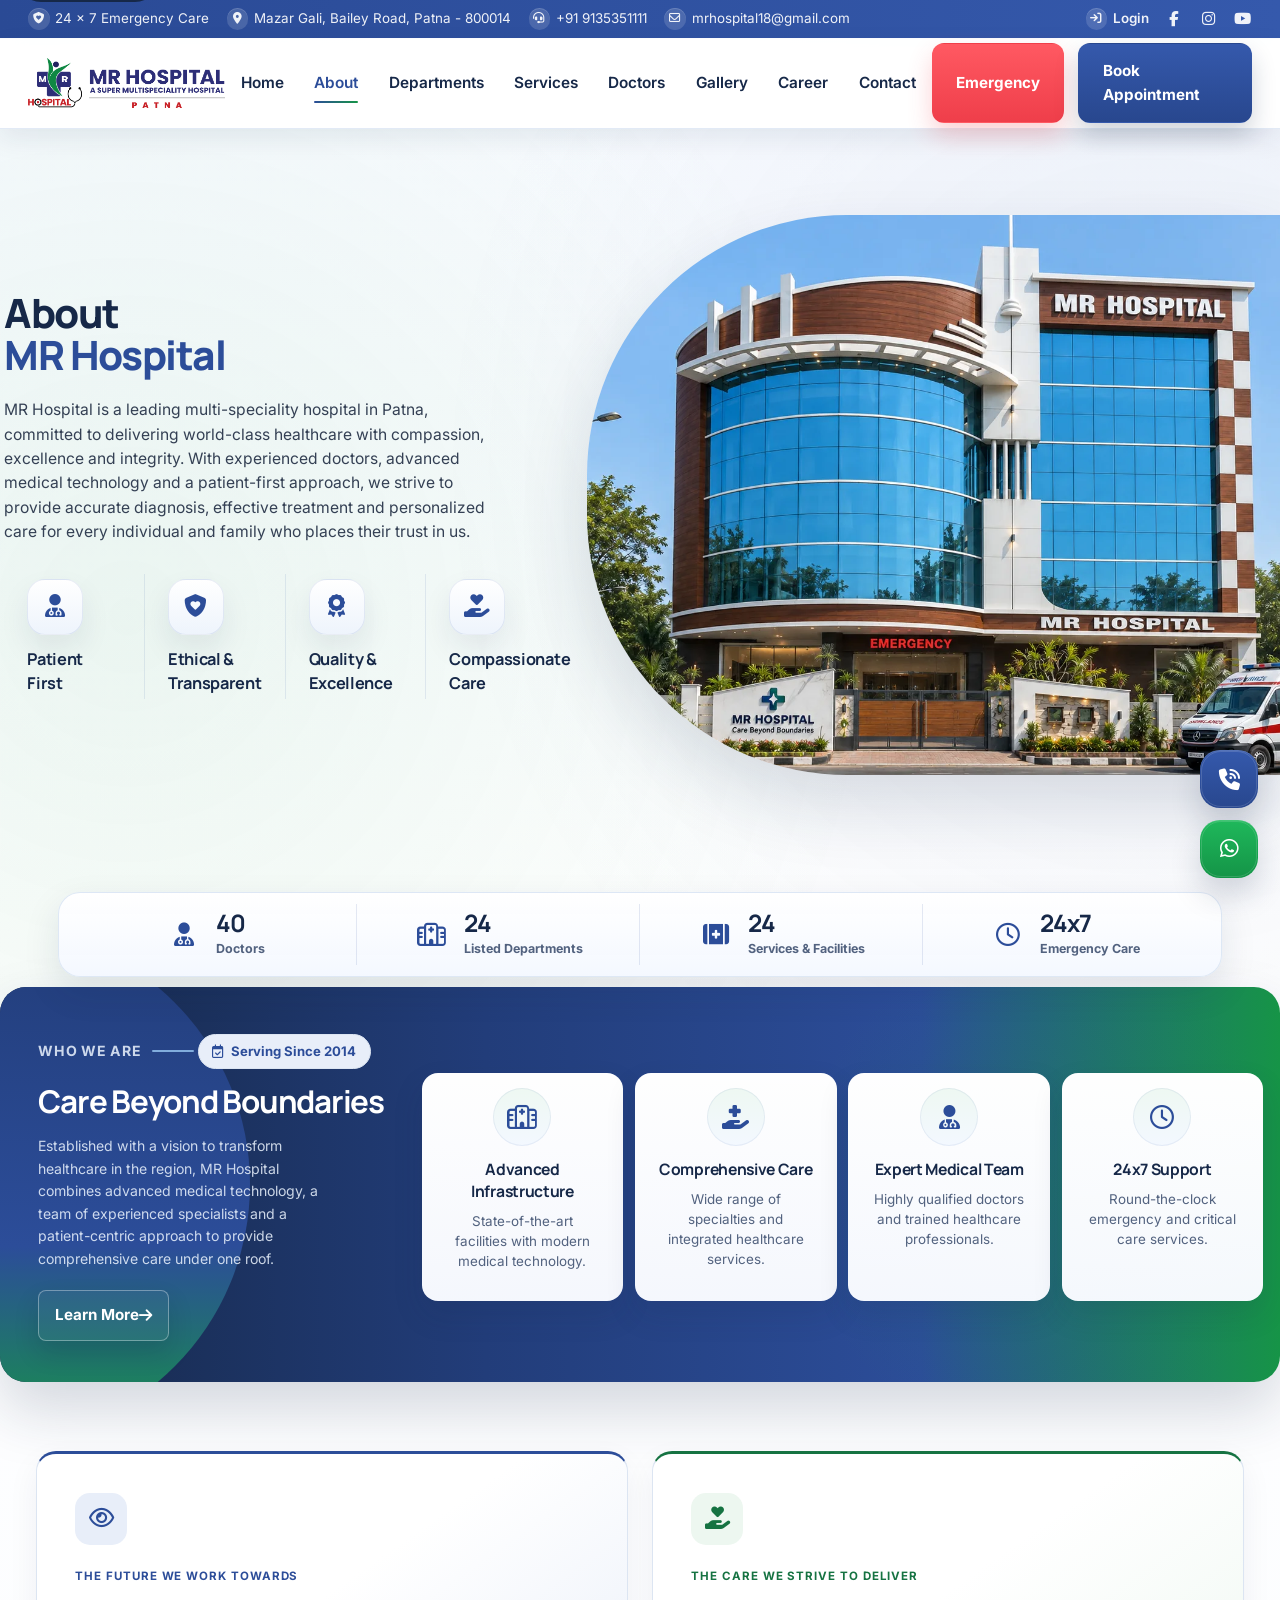
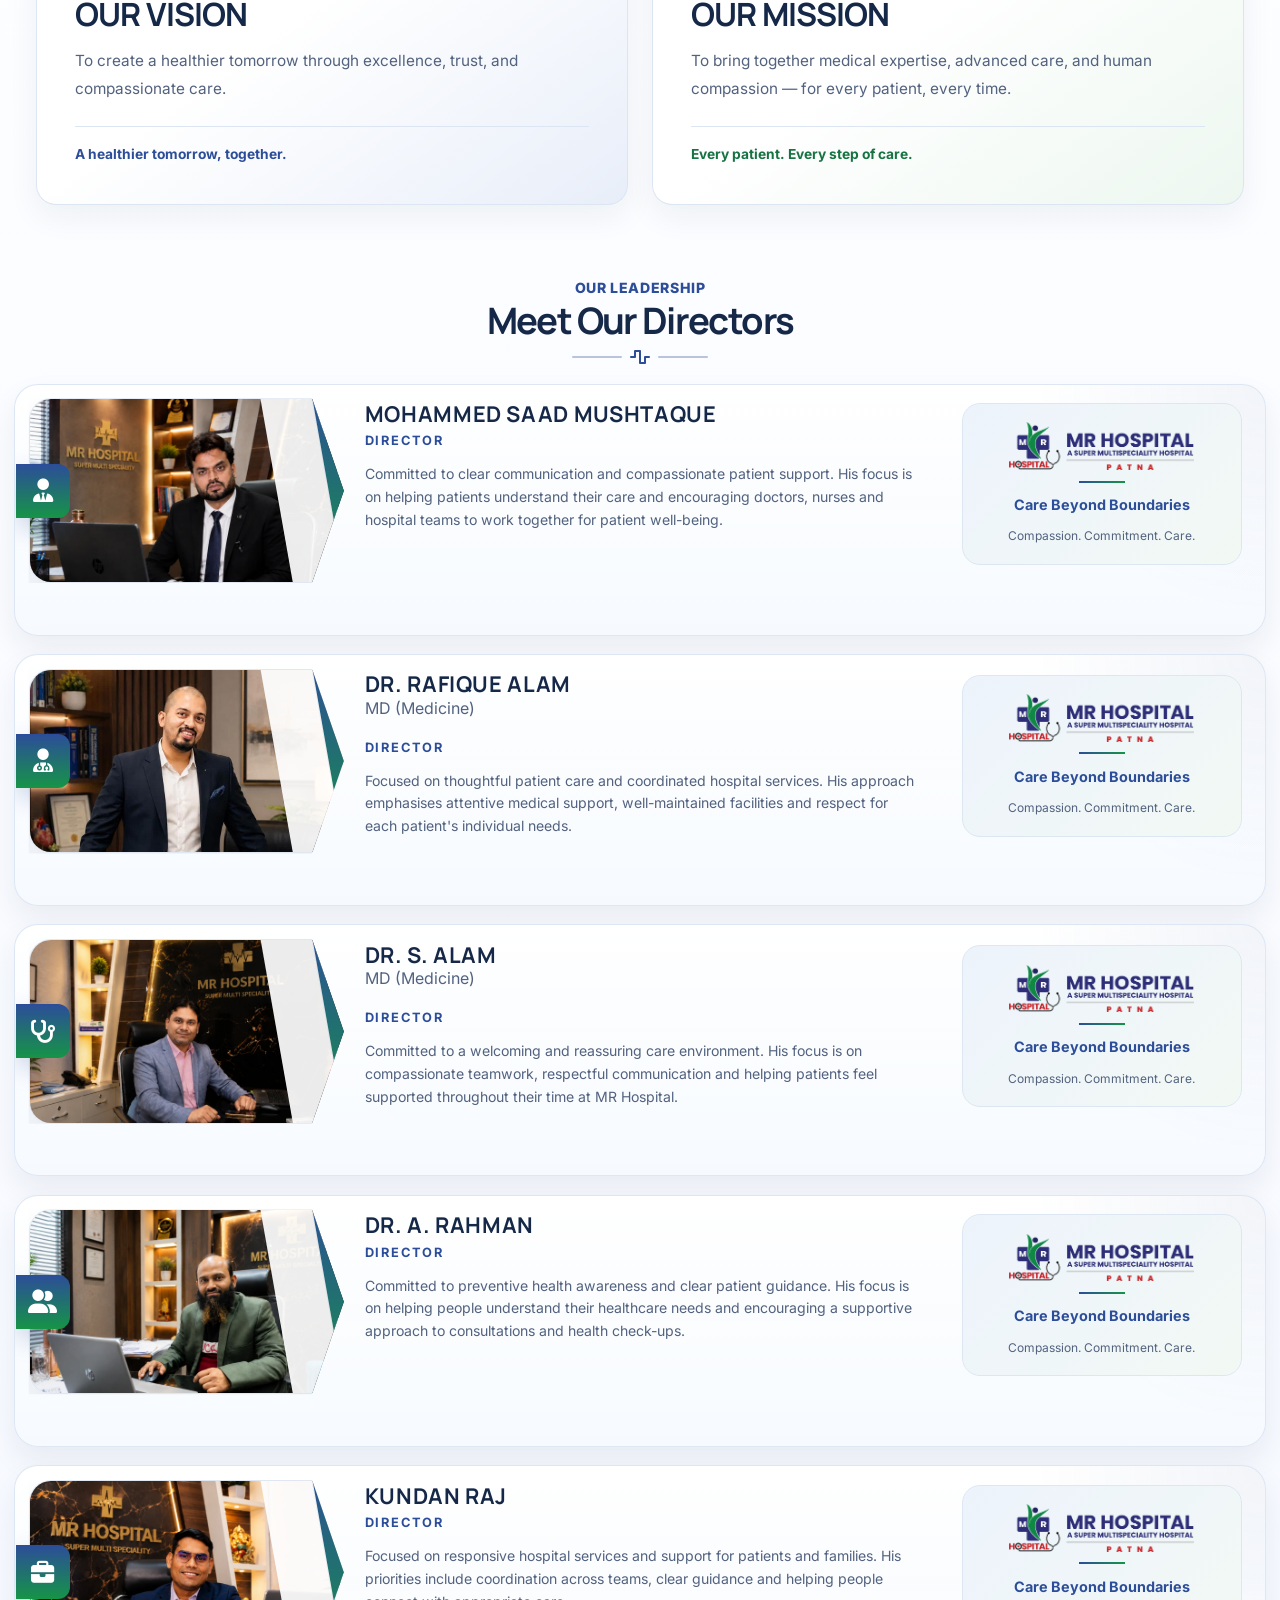
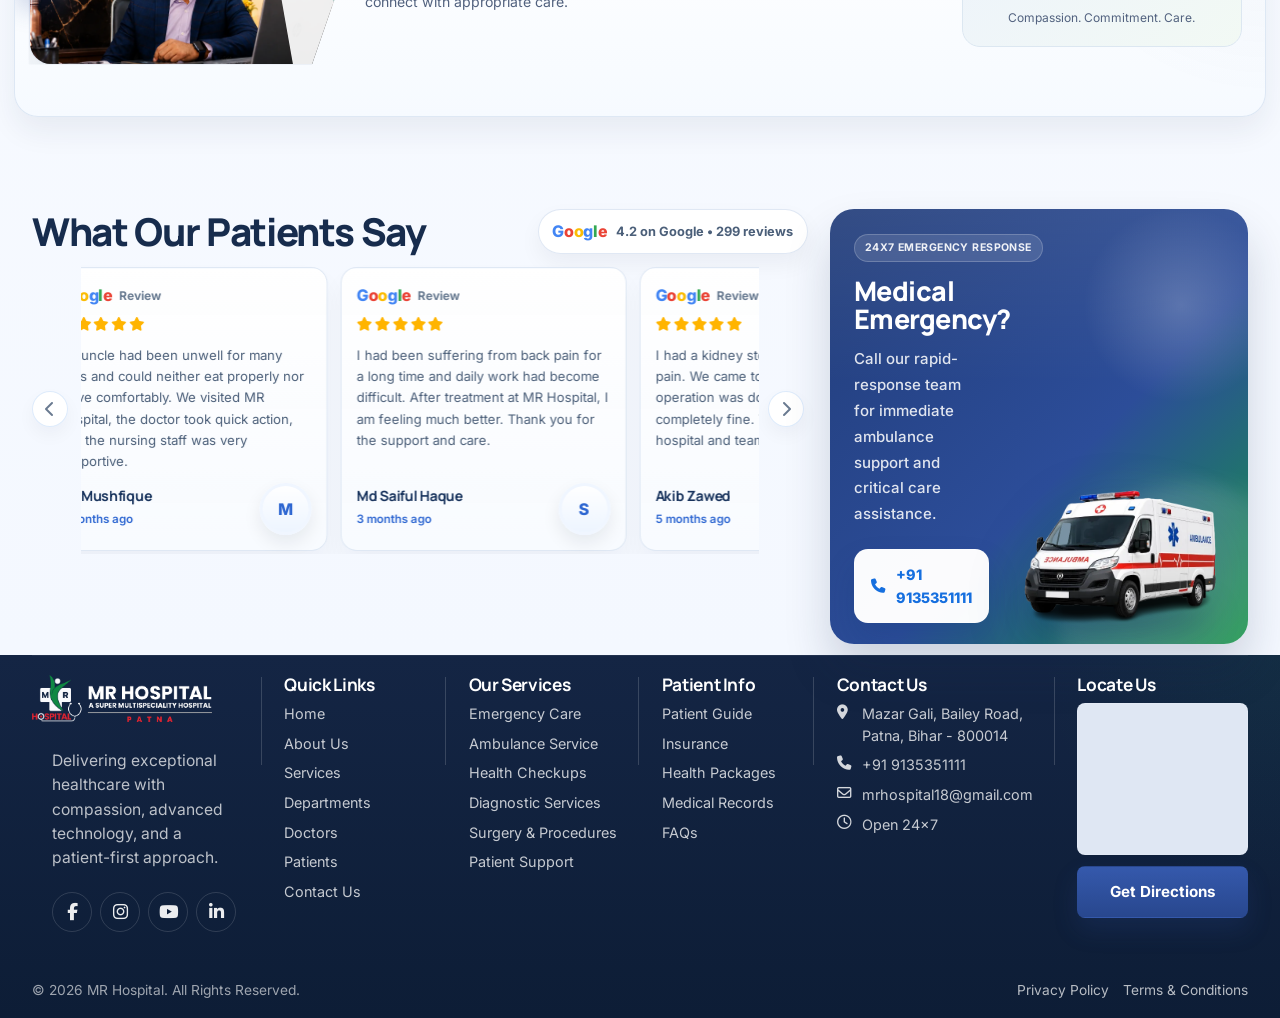
<file: about.html>
<!DOCTYPE html>
<html lang="en">
<head>
  <meta charset="UTF-8">
  <meta name="viewport" content="width=device-width, initial-scale=1.0">
  <title>About MR Hospital Patna | Mission, Vision & Patient-First Care</title>
  <meta name="description" content="Learn about MR Hospital Patna, our mission, vision, patient-first approach, and commitment to trusted multi-speciality healthcare on Bailey Road.">
  <meta name="robots" content="index, follow">
  <meta name="author" content="MR Hospital">
  <meta name="theme-color" content="#2c4d99">
  <meta name="keywords" content="about MR Hospital, MR Hospital Patna, hospital mission, patient-first healthcare Patna">
  <meta property="og:locale" content="en_IN">
  <meta property="og:type" content="website">
  <meta property="og:title" content="About MR Hospital Patna | Mission, Vision & Patient-First Care">
  <meta property="og:description" content="Discover the mission, vision, and patient-first care philosophy behind MR Hospital Patna.">
  <meta property="og:site_name" content="MR Hospital">
  <meta property="og:image" content="assets/images/hospital/about-showcase-building.png">
  <meta name="twitter:card" content="summary_large_image">
  <meta name="twitter:title" content="About MR Hospital Patna | Mission, Vision & Patient-First Care">
  <meta name="twitter:description" content="Learn more about MR Hospital Patna and our commitment to compassionate, modern healthcare.">
  <meta name="twitter:image" content="assets/images/hospital/about-showcase-building.png">
  <link rel="preconnect" href="https://fonts.googleapis.com">
  <link rel="preconnect" href="https://fonts.gstatic.com" crossorigin>
  <link href="https://fonts.googleapis.com/css2?family=Inter:wght@400;500;600;700;800&family=Manrope:wght@700;800&display=swap" rel="stylesheet">
  <link rel="stylesheet" href="https://cdnjs.cloudflare.com/ajax/libs/font-awesome/6.7.2/css/all.min.css" integrity="sha512-Evv84Mr4kqVGRNSgIGL/F/aIDqQb7xQ2vcrdIwxfjThSH8CSR7PBEakCr51Ck+w+/U6swU2Im1vVX0SVk9ABhg==" crossorigin="anonymous" referrerpolicy="no-referrer">
  <link rel="icon" type="image/svg+xml" href="assets/images/logo/favicon.svg">
  <link rel="icon" type="image/png" href="assets/images/logo/favicon.png">
  <link rel="apple-touch-icon" href="assets/images/logo/favicon.png">
  <link rel="stylesheet" href="assets/css/style.css">
  <link rel="stylesheet" href="assets/css/animations.css">
  <link rel="stylesheet" href="assets/css/responsive.css">
</head>
<body>
  <a class="skip-link" href="#main-content">Skip to content</a>

  <header class="site-header" id="top">
    <div class="topbar">
      <div class="container topbar__inner">
        <div class="topbar__info">
          <p><i class="fa-solid fa-shield-heart topbar__fa" aria-hidden="true"></i>24 x 7 Emergency Care</p>
          <p><i class="fa-solid fa-location-dot topbar__fa" aria-hidden="true"></i>Mazar Gali, Bailey Road, Patna - 800014</p>
          <a href="tel:+919135351111"><i class="fa-solid fa-headset topbar__fa" aria-hidden="true"></i>+91 9135351111</a>
          <a href="mailto:mrhospital18@gmail.com"><i class="fa-regular fa-envelope topbar__fa" aria-hidden="true"></i>mrhospital18@gmail.com</a>
        </div>
        <div class="topbar__links">
          <a href="#top"><i class="fa-solid fa-arrow-right-to-bracket topbar__fa" aria-hidden="true"></i>Login</a>
            <a href="https://www.facebook.com/profile.php?id=61553576348614" aria-label="Facebook" class="topbar__social-link" target="_blank" rel="noopener noreferrer">
            <i class="fa-brands fa-facebook-f topbar__social-icon" aria-hidden="true"></i>
          </a>
            <a href="https://www.instagram.com/mrhospitalpatna2023/" aria-label="Instagram" class="topbar__social-link" target="_blank" rel="noopener noreferrer">
            <i class="fa-brands fa-instagram topbar__social-icon" aria-hidden="true"></i>
          </a>
            <a href="https://www.youtube.com/@mrhospital4179" aria-label="YouTube" class="topbar__social-link" target="_blank" rel="noopener noreferrer">
            <i class="fa-brands fa-youtube topbar__social-icon" aria-hidden="true"></i>
          </a>
        </div>
      </div>
    </div>

    <div class="header-nav" data-sticky-header>
      <div class="container header-nav__inner">
        <a class="brand" href="index.html" aria-label="MR Hospital home">
          <img class="brand__logo" src="assets/images/logo/mr-hospital-logo-new.png" alt="MR Hospital logo" width="512" height="512">
          <span class="brand__text">
            <strong>MR HOSPITAL</strong>
            <small>Care Beyond Boundaries</small>
          </span>
        </a>

        <button class="nav-toggle" type="button" aria-expanded="false" aria-controls="primary-menu">
          <span class="nav-toggle__line nav-toggle__line--top" aria-hidden="true"></span>
          <span class="nav-toggle__line nav-toggle__line--bottom" aria-hidden="true"></span>
          <span class="sr-only">Toggle navigation</span>
        </button>

        <nav class="primary-nav" aria-label="Primary navigation">
          <ul class="primary-nav__menu" id="primary-menu">
            <li><a href="index.html">Home</a></li>
            <li><a href="about.html" aria-current="page">About</a></li>
            <li><a href="departments.html">Departments</a></li>
            <li><a href="services.html">Services</a></li>
            <li><a href="doctors.html">Doctors</a></li>
            <li><a href="gallery.html">Gallery</a></li>
            <li><a href="career.html">Career</a></li>
            <li><a href="contact.html">Contact</a></li>
          </ul>
        </nav>

        <div class="header-actions">
          <a class="btn btn-emergency" href="tel:+919135351111">Emergency</a>
          <a class="btn btn-primary" href="appointment.html">Book Appointment</a>
        </div>
      </div>
    </div>
  </header>

  <main class="inner-page about-page" id="main-content">
    <section class="about-hero">
      <div class="container about-hero__shell">
        <div class="about-hero__copy reveal">
          <h1>
            <span>About</span>
            <span class="heading-accent">MR Hospital</span>
          </h1>
          <p>MR Hospital is a leading multi-speciality hospital in Patna, committed to delivering world-class healthcare with compassion, excellence and integrity. With experienced doctors, advanced medical technology and a patient-first approach, we strive to provide accurate diagnosis, effective treatment and personalized care for every individual and family who places their trust in us.</p>

          <div class="about-hero__features" aria-label="About hospital values">
            <article class="about-hero__feature">
              <div class="about-hero__feature-icon" aria-hidden="true">
                <i class="fa-solid fa-user-doctor"></i>
              </div>
              <h3>Patient<br>First</h3>
            </article>
            <article class="about-hero__feature">
              <div class="about-hero__feature-icon" aria-hidden="true">
                <i class="fa-solid fa-shield-heart"></i>
              </div>
              <h3>Ethical &amp;<br>Transparent</h3>
            </article>
            <article class="about-hero__feature">
              <div class="about-hero__feature-icon" aria-hidden="true">
                <i class="fa-solid fa-award"></i>
              </div>
              <h3>Quality &amp;<br>Excellence</h3>
            </article>
            <article class="about-hero__feature">
              <div class="about-hero__feature-icon" aria-hidden="true">
                <i class="fa-solid fa-hand-holding-heart"></i>
              </div>
              <h3>Compassionate<br>Care</h3>
            </article>
          </div>
        </div>

        <div class="about-hero__visual reveal">
          <div class="about-hero__image-wrap">
            <img src="assets/images/hero/mr-hospital-hero-building.webp" alt="MR Hospital building with emergency entrance and ambulance" width="1672" height="941" fetchpriority="high">
          </div>
        </div>
      </div>
    </section>

    <section class="about-story">
      <div class="container about-story__shell">
        <div class="about-story__stats reveal" aria-label="MR Hospital highlights">
          <article class="about-story__stat">
            <div class="about-story__stat-icon" aria-hidden="true"><i class="fa-solid fa-user-doctor"></i></div>
            <div>
              <strong>40</strong>
              <span>Doctors</span>
            </div>
          </article>
          <article class="about-story__stat">
            <div class="about-story__stat-icon" aria-hidden="true"><i class="fa-regular fa-hospital"></i></div>
            <div>
              <strong>24</strong>
              <span>Listed Departments</span>
            </div>
          </article>
          <article class="about-story__stat">
            <div class="about-story__stat-icon" aria-hidden="true"><i class="fa-solid fa-kit-medical"></i></div>
            <div>
              <strong>24</strong>
              <span>Services &amp; Facilities</span>
            </div>
          </article>
          <article class="about-story__stat">
            <div class="about-story__stat-icon" aria-hidden="true"><i class="fa-regular fa-clock"></i></div>
            <div>
              <strong>24x7</strong>
              <span>Emergency Care</span>
            </div>
          </article>
        </div>

        <div class="about-story__panel reveal">
          <div class="about-story__intro">
            <p class="about-story__eyebrow">WHO WE ARE</p>
            <span class="hospital-since"><i class="fa-regular fa-calendar-check" aria-hidden="true"></i>Serving Since 2014</span>
            <h2>Care Beyond Boundaries</h2>
            <p>Established with a vision to transform healthcare in the region, MR Hospital combines advanced medical technology, a team of experienced specialists and a patient-centric approach to provide comprehensive care under one roof.</p>
            <a class="btn btn-outline about-story__cta" href="contact.html">Learn More <i class="fa-solid fa-arrow-right" aria-hidden="true"></i></a>
          </div>

          <div class="about-story__cards">
            <article class="about-story-card">
              <div class="about-story-card__icon" aria-hidden="true"><i class="fa-regular fa-hospital"></i></div>
              <h3>Advanced Infrastructure</h3>
              <p>State-of-the-art facilities with modern medical technology.</p>
            </article>
            <article class="about-story-card">
              <div class="about-story-card__icon" aria-hidden="true"><i class="fa-solid fa-hand-holding-medical"></i></div>
              <h3>Comprehensive Care</h3>
              <p>Wide range of specialties and integrated healthcare services.</p>
            </article>
            <article class="about-story-card">
              <div class="about-story-card__icon" aria-hidden="true"><i class="fa-solid fa-user-doctor"></i></div>
              <h3>Expert Medical Team</h3>
              <p>Highly qualified doctors and trained healthcare professionals.</p>
            </article>
            <article class="about-story-card">
              <div class="about-story-card__icon" aria-hidden="true"><i class="fa-regular fa-clock"></i></div>
              <h3>24x7 Support</h3>
              <p>Round-the-clock emergency and critical care services.</p>
            </article>
          </div>
        </div>
      </div>
    </section>

    <section class="care-purpose-section" aria-label="Our vision and mission" id="vision-mission">
      <div class="container care-purpose">
        <article class="care-purpose__card reveal">
          <span class="care-purpose__icon" aria-hidden="true"><i class="fa-regular fa-eye"></i></span>
          <span class="care-purpose__eyebrow">The future we work towards</span>
          <h2>OUR VISION</h2>
          <p>To create a healthier tomorrow through excellence, trust, and compassionate care.</p>
          <span class="care-purpose__principle">A healthier tomorrow, together.</span>
        </article>
        <article class="care-purpose__card care-purpose__card--mission reveal">
          <span class="care-purpose__icon" aria-hidden="true"><i class="fa-solid fa-hand-holding-heart"></i></span>
          <span class="care-purpose__eyebrow">The care we strive to deliver</span>
          <h2>OUR MISSION</h2>
          <p>To bring together medical expertise, advanced care, and human compassion &mdash; for every patient, every time.</p>
          <span class="care-purpose__principle">Every patient. Every step of care.</span>
        </article>
      </div>
    </section>

    <section class="about-directors">
      <div class="container about-directors__shell">
        <div class="about-directors__head reveal">
          <p class="about-directors__eyebrow">OUR LEADERSHIP</p>
          <h2>Meet Our Directors</h2>
          <div class="about-directors__divider" aria-hidden="true">
            <span></span>
            <i class="fa-solid fa-wave-square"></i>
            <span></span>
          </div>
        </div>

        <div class="director-stack reveal">
          <article class="director-feature director-feature--stacked" id="director-mohammed-saad-mushtaque">
            <div class="director-feature__media">
              <span class="director-feature__count" aria-hidden="true"><i class="fa-solid fa-user-tie"></i></span>
              <div class="director-feature__photo-wrap">
                <img src="assets/images/directors/Mohammad_Saad_New.webp" alt="Portrait of Mohammed Saad Mushtaque" width="1600" height="900" loading="lazy">
                <span class="director-feature__photo-accent" aria-hidden="true"></span>
              </div>
            </div>
            <div class="director-feature__body">
              <div class="director-feature__copy">
                <h3>MOHAMMED SAAD MUSHTAQUE</h3>
                <p class="director-feature__role">Director</p>
                <p>Committed to clear communication and compassionate patient support. His focus is on helping patients understand their care and encouraging doctors, nurses and hospital teams to work together for patient well-being.</p>
              </div>
              <div class="director-brand-panel">
                <img src="assets/images/logo/mr-hospital-logo-new.png" alt="MR Hospital" width="512" height="512" loading="lazy">
                <span class="director-brand-panel__divider" aria-hidden="true"></span>
                <strong>Care Beyond Boundaries</strong>
                <span>Compassion. Commitment. Care.</span>
              </div>
            </div>
          </article>

          <article class="director-feature director-feature--stacked" id="director-rafique-alam">
            <div class="director-feature__media">
              <span class="director-feature__count" aria-hidden="true"><i class="fa-solid fa-user-doctor"></i></span>
              <div class="director-feature__photo-wrap">
                <img src="assets/images/directors/dr-rafique-alam-portrait.jpeg" alt="Portrait of Dr. Rafique Alam" width="960" height="1280" loading="lazy">
                <span class="director-feature__photo-accent" aria-hidden="true"></span>
              </div>
            </div>
            <div class="director-feature__body">
              <div class="director-feature__copy">
                <h3>DR. RAFIQUE ALAM</h3>
                <p>MD (Medicine)</p>
                <p class="director-feature__role">Director</p>
                <p>Focused on thoughtful patient care and coordinated hospital services. His approach emphasises attentive medical support, well-maintained facilities and respect for each patient&#x27;s individual needs.</p>
              </div>
              <div class="director-brand-panel">
                <img src="assets/images/logo/mr-hospital-logo-new.png" alt="MR Hospital" width="512" height="512" loading="lazy">
                <span class="director-brand-panel__divider" aria-hidden="true"></span>
                <strong>Care Beyond Boundaries</strong>
                <span>Compassion. Commitment. Care.</span>
              </div>
            </div>
          </article>

          <article class="director-feature director-feature--stacked" id="director-s-alam">
            <div class="director-feature__media">
              <span class="director-feature__count" aria-hidden="true"><i class="fa-solid fa-stethoscope"></i></span>
              <div class="director-feature__photo-wrap">
                <img src="assets/images/directors/Dr_S_Alam_New.webp" alt="Portrait of Dr. S. Alam" width="1600" height="900" loading="lazy">
                <span class="director-feature__photo-accent" aria-hidden="true"></span>
              </div>
            </div>
            <div class="director-feature__body">
              <div class="director-feature__copy">
                <h3>Dr. S. Alam</h3>
                <p>MD (Medicine)</p>
                <p class="director-feature__role">Director</p>
                <p>Committed to a welcoming and reassuring care environment. His focus is on compassionate teamwork, respectful communication and helping patients feel supported throughout their time at MR Hospital.</p>
              </div>
              <div class="director-brand-panel">
                <img src="assets/images/logo/mr-hospital-logo-new.png" alt="MR Hospital" width="512" height="512" loading="lazy">
                <span class="director-brand-panel__divider" aria-hidden="true"></span>
                <strong>Care Beyond Boundaries</strong>
                <span>Compassion. Commitment. Care.</span>
              </div>
            </div>
          </article>

          <article class="director-feature director-feature--stacked" id="director-a-rahman">
            <div class="director-feature__media">
              <span class="director-feature__count" aria-hidden="true"><i class="fa-solid fa-user-group"></i></span>
              <div class="director-feature__photo-wrap">
                <img src="assets/images/directors/Dr_A_Rahman_New.webp" alt="Portrait of Dr. A. Rahman" width="1600" height="900" loading="lazy">
                <span class="director-feature__photo-accent" aria-hidden="true"></span>
              </div>
            </div>
            <div class="director-feature__body">
              <div class="director-feature__copy">
                <h3>DR. A. RAHMAN</h3>
                <p class="director-feature__role">Director</p>
                <p>Committed to preventive health awareness and clear patient guidance. His focus is on helping people understand their healthcare needs and encouraging a supportive approach to consultations and health check-ups.</p>
              </div>
              <div class="director-brand-panel">
                <img src="assets/images/logo/mr-hospital-logo-new.png" alt="MR Hospital" width="512" height="512" loading="lazy">
                <span class="director-brand-panel__divider" aria-hidden="true"></span>
                <strong>Care Beyond Boundaries</strong>
                <span>Compassion. Commitment. Care.</span>
              </div>
            </div>
          </article>

          <article class="director-feature director-feature--stacked" id="director-kundan-raj">
            <div class="director-feature__media">
              <span class="director-feature__count" aria-hidden="true"><i class="fa-solid fa-briefcase"></i></span>
              <div class="director-feature__photo-wrap">
                <img src="assets/images/directors/Kundan_Raj_New.webp" alt="Portrait of Kundan Raj" width="1600" height="900" loading="lazy">
                <span class="director-feature__photo-accent" aria-hidden="true"></span>
              </div>
            </div>
            <div class="director-feature__body">
              <div class="director-feature__copy">
                <h3>KUNDAN RAJ</h3>
                <p class="director-feature__role">Director</p>
                <p>Focused on responsive hospital services and support for patients and families. His priorities include coordination across teams, clear guidance and helping people connect with appropriate care.</p>
              </div>
              <div class="director-brand-panel">
                <img src="assets/images/logo/mr-hospital-logo-new.png" alt="MR Hospital" width="512" height="512" loading="lazy">
                <span class="director-brand-panel__divider" aria-hidden="true"></span>
                <strong>Care Beyond Boundaries</strong>
                <span>Compassion. Commitment. Care.</span>
              </div>
            </div>
          </article>
        </div>
      </div>
    </section>

    <section class="patient-stories section">
      <div class="container patient-stories__shell reveal">
        <div class="patient-stories__panel">
          <div class="patient-stories__head">
            <div class="patient-stories__title-group">
              <h2>What Our Patients Say</h2>
              <a class="patient-stories__google-summary" href="https://www.google.com/search?q=MR+HOSPITAL+PATNA+MAZAR+GALI+Bailey+Rd+Patna+reviews" target="_blank" rel="noopener noreferrer" aria-label="View MR Hospital Google reviews">
                <span class="google-wordmark" aria-hidden="true">
                  <span class="google-letter google-letter--blue">G</span><span class="google-letter google-letter--red">o</span><span class="google-letter google-letter--yellow">o</span><span class="google-letter google-letter--blue">g</span><span class="google-letter google-letter--green">l</span><span class="google-letter google-letter--red">e</span>
                </span>
                <span class="patient-stories__google-meta">4.2 on Google • 299 reviews</span>
              </a>
            </div>
          </div>
          <div class="patient-stories__body">
            <button class="stories-nav stories-nav--prev" type="button" aria-label="Previous testimonial">
              <i class="fa-solid fa-chevron-left" aria-hidden="true"></i>
            </button>
            <div class="patient-stories__viewport" data-reviews-carousel>
              <div class="patient-stories__grid">
                <a class="story-card story-card--google" href="https://www.google.com/search?q=MR+HOSPITAL+PATNA+MAZAR+GALI+Bailey+Rd+Patna+reviews" target="_blank" rel="noopener noreferrer" aria-label="Read Md Mushfique's Google review">
                  <div class="story-card__brand">
                    <span class="google-wordmark" aria-hidden="true">
                      <span class="google-letter google-letter--blue">G</span><span class="google-letter google-letter--red">o</span><span class="google-letter google-letter--yellow">o</span><span class="google-letter google-letter--blue">g</span><span class="google-letter google-letter--green">l</span><span class="google-letter google-letter--red">e</span>
                    </span>
                    <span class="story-card__brand-text">Review</span>
                  </div>
                  <div class="story-stars" aria-label="5 out of 5 stars">
                    <i class="fa-solid fa-star"></i><i class="fa-solid fa-star"></i><i class="fa-solid fa-star"></i><i class="fa-solid fa-star"></i><i class="fa-solid fa-star"></i>
                  </div>
                  <p>My uncle had been unwell for many days and could neither eat properly nor move comfortably. We visited MR Hospital, the doctor took quick action, and the nursing staff was very supportive.</p>
                  <div class="story-card__footer">
                    <div>
                      <h3>Md Mushfique</h3>
                      <span>3 months ago</span>
                    </div>
                    <div class="story-avatar" aria-hidden="true">M</div>
                  </div>
                </a>
                <a class="story-card story-card--google" href="https://www.google.com/search?q=MR+HOSPITAL+PATNA+MAZAR+GALI+Bailey+Rd+Patna+reviews" target="_blank" rel="noopener noreferrer" aria-label="Read Md Saiful Haque's Google review">
                  <div class="story-card__brand">
                    <span class="google-wordmark" aria-hidden="true">
                      <span class="google-letter google-letter--blue">G</span><span class="google-letter google-letter--red">o</span><span class="google-letter google-letter--yellow">o</span><span class="google-letter google-letter--blue">g</span><span class="google-letter google-letter--green">l</span><span class="google-letter google-letter--red">e</span>
                    </span>
                    <span class="story-card__brand-text">Review</span>
                  </div>
                  <div class="story-stars" aria-label="5 out of 5 stars">
                    <i class="fa-solid fa-star"></i><i class="fa-solid fa-star"></i><i class="fa-solid fa-star"></i><i class="fa-solid fa-star"></i><i class="fa-solid fa-star"></i>
                  </div>
                  <p>I had been suffering from back pain for a long time and daily work had become difficult. After treatment at MR Hospital, I am feeling much better. Thank you for the support and care.</p>
                  <div class="story-card__footer">
                    <div>
                      <h3>Md Saiful Haque</h3>
                      <span>3 months ago</span>
                    </div>
                    <div class="story-avatar" aria-hidden="true">S</div>
                  </div>
                </a>
                <a class="story-card story-card--google" href="https://www.google.com/search?q=MR+HOSPITAL+PATNA+MAZAR+GALI+Bailey+Rd+Patna+reviews" target="_blank" rel="noopener noreferrer" aria-label="Read Akib Zawed's Google review">
                  <div class="story-card__brand">
                    <span class="google-wordmark" aria-hidden="true">
                      <span class="google-letter google-letter--blue">G</span><span class="google-letter google-letter--red">o</span><span class="google-letter google-letter--yellow">o</span><span class="google-letter google-letter--blue">g</span><span class="google-letter google-letter--green">l</span><span class="google-letter google-letter--red">e</span>
                    </span>
                    <span class="story-card__brand-text">Review</span>
                  </div>
                  <div class="story-stars" aria-label="5 out of 5 stars">
                    <i class="fa-solid fa-star"></i><i class="fa-solid fa-star"></i><i class="fa-solid fa-star"></i><i class="fa-solid fa-star"></i><i class="fa-solid fa-star"></i>
                  </div>
                  <p>I had a kidney stone and was in a lot of pain. We came to MR Hospital Patna, my operation was done here, and now I am completely fine. Thank you to the hospital and team.</p>
                  <div class="story-card__footer">
                    <div>
                      <h3>Akib Zawed</h3>
                      <span>5 months ago</span>
                    </div>
                    <div class="story-avatar" aria-hidden="true">A</div>
                  </div>
                </a>
                <a class="story-card story-card--google" href="https://www.google.com/search?q=MR+HOSPITAL+PATNA+MAZAR+GALI+Bailey+Rd+Patna+reviews" target="_blank" rel="noopener noreferrer" aria-label="Read Shabnam Pervin's Google review">
                  <div class="story-card__brand">
                    <span class="google-wordmark" aria-hidden="true">
                      <span class="google-letter google-letter--blue">G</span><span class="google-letter google-letter--red">o</span><span class="google-letter google-letter--yellow">o</span><span class="google-letter google-letter--blue">g</span><span class="google-letter google-letter--green">l</span><span class="google-letter google-letter--red">e</span>
                    </span>
                    <span class="story-card__brand-text">Review</span>
                  </div>
                  <div class="story-stars" aria-label="5 out of 5 stars">
                    <i class="fa-solid fa-star"></i><i class="fa-solid fa-star"></i><i class="fa-solid fa-star"></i><i class="fa-solid fa-star"></i><i class="fa-solid fa-star"></i>
                  </div>
                  <p>My relative suffered a spine injury and underwent an operation at MR Hospital. The patient recovered well and was discharged comfortably. Thank you to all the doctors and nursing staff.</p>
                  <div class="story-card__footer">
                    <div>
                      <h3>Shabnam Pervin</h3>
                      <span>9 months ago</span>
                    </div>
                    <div class="story-avatar" aria-hidden="true">S</div>
                  </div>
                </a>
              </div>
            </div>
            <button class="stories-nav stories-nav--next" type="button" aria-label="Next testimonial">
              <i class="fa-solid fa-chevron-right" aria-hidden="true"></i>
            </button>
          </div>
        </div>
        <aside class="patient-emergency">
          <div class="patient-emergency__content">
            <span class="patient-emergency__eyebrow">24x7 emergency response</span>
            <h3>Medical Emergency?</h3>
            <p>Call our rapid-response team for immediate ambulance support and critical care assistance.</p>
            <a class="patient-emergency__cta" href="tel:+919135351111"><i class="fa-solid fa-phone" aria-hidden="true"></i><span>+91 9135351111</span></a>
          </div>
          <div class="patient-emergency__media" aria-hidden="true">
            <img src="assets/images/services/patient-emergency-ambulance.webp" alt="" width="640" height="439" loading="lazy">
          </div>
        </aside>
      </div>
    </section>
  </main>

  <footer class="site-footer">
    <div class="container footer-grid">
      <div class="footer-brand">
        <a class="footer-brand__logo" href="index.html" aria-label="MR Hospital home">
          <img src="assets/images/logo/mr-hospital-footer-logo.png" alt="MR Hospital logo" width="512" height="512" loading="lazy">
        </a>
        <p>Delivering exceptional healthcare with compassion, advanced technology, and a patient-first approach.</p>
        <div class="footer-socials">
          <a href="https://www.facebook.com/profile.php?id=61553576348614" aria-label="Facebook" target="_blank" rel="noopener noreferrer"><i class="fa-brands fa-facebook-f" aria-hidden="true"></i></a>
          <a href="https://www.instagram.com/mrhospitalpatna2023/" aria-label="Instagram" target="_blank" rel="noopener noreferrer"><i class="fa-brands fa-instagram" aria-hidden="true"></i></a>
          <a href="https://www.youtube.com/@mrhospital4179" aria-label="YouTube" target="_blank" rel="noopener noreferrer"><i class="fa-brands fa-youtube" aria-hidden="true"></i></a>
          <a href="#top" aria-label="LinkedIn"><i class="fa-brands fa-linkedin-in" aria-hidden="true"></i></a>
        </div>
      </div>
      <div class="footer-links">
        <h3>Quick Links</h3>
        <ul>
          <li><a href="index.html">Home</a></li>
          <li><a href="about.html">About Us</a></li>
          <li><a href="services.html">Services</a></li>
          <li><a href="departments.html">Departments</a></li>
          <li><a href="doctors.html">Doctors</a></li>
          <li><a href="contact.html">Patients</a></li>
          <li><a href="contact.html">Contact Us</a></li>
        </ul>
      </div>
      <div class="footer-services">
        <h3>Our Services</h3>
        <ul>
          <li><a href="services.html">Emergency Care</a></li>
          <li><a href="services.html">Ambulance Service</a></li>
          <li><a href="services.html">Health Checkups</a></li>
          <li><a href="services.html">Diagnostic Services</a></li>
          <li><a href="services.html">Surgery &amp; Procedures</a></li>
          <li><a href="services.html">Patient Support</a></li>
        </ul>
      </div>
      <div class="footer-info">
        <h3>Patient Info</h3>
        <ul>
          <li><a href="contact.html">Patient Guide</a></li>
          <li><a href="contact.html">Insurance</a></li>
          <li><a href="departments.html">Health Packages</a></li>
          <li><a href="contact.html">Medical Records</a></li>
          <li><a href="contact.html">FAQs</a></li>
        </ul>
      </div>
      <div class="footer-contact">
        <h3>Contact Us</h3>
        <ul>
          <li><i class="fa-solid fa-location-dot" aria-hidden="true"></i><span>Mazar Gali, Bailey Road,<br>Patna, Bihar - 800014</span></li>
          <li><i class="fa-solid fa-phone" aria-hidden="true"></i><a href="tel:+919135351111">+91 9135351111</a></li>
          <li><i class="fa-regular fa-envelope" aria-hidden="true"></i><a href="mailto:mrhospital18@gmail.com">mrhospital18@gmail.com</a></li>
          <li><i class="fa-regular fa-clock" aria-hidden="true"></i><span>Open 24x7</span></li>
        </ul>
      </div>
      <div class="footer-map">
        <h3>Locate Us</h3>
        <div class="footer-map__card" aria-label="Map preview of MR Hospital location">
          <iframe src="https://www.google.com/maps/embed?pb=!1m18!1m12!1m3!1d3597.996483004668!2d85.08810217485073!3d25.605033115062184!2m3!1f0!2f0!3f0!3m2!1i1024!2i768!4f13.1!3m3!1m2!1s0x39ed57b881ea3aad%3A0x2b7ec10907c1d8ed!2sMR%20HOSPITAL%20PATNA!5e0!3m2!1sen!2sin!4v1785693603904!5m2!1sen!2sin" width="600" height="450" style="border:0;" allowfullscreen="" loading="lazy" referrerpolicy="strict-origin-when-cross-origin" title="MR Hospital Patna location map"></iframe>
        </div>
        <a class="btn btn-primary footer-map__directions" href="https://www.google.com/maps/dir/?api=1&destination=MR+HOSPITAL+PATNA" target="_blank" rel="noopener noreferrer">Get Directions</a>
      </div>
    </div>
    <div class="footer-bottom">
      <div class="container footer-bottom__inner">
        <p>&copy; 2026 MR Hospital. All Rights Reserved.</p>
        <div class="footer-bottom__links">
          <a href="privacy-policy.html">Privacy Policy</a>
          <a href="terms-conditions.html">Terms &amp; Conditions</a>
        </div>
      </div>
    </div>
  </footer>

  <script src="assets/js/departments.js" defer></script>
  <script src="assets/js/doctors.js" defer></script>
  <script src="assets/js/main.js" defer></script>
</body>
</html>
</file>
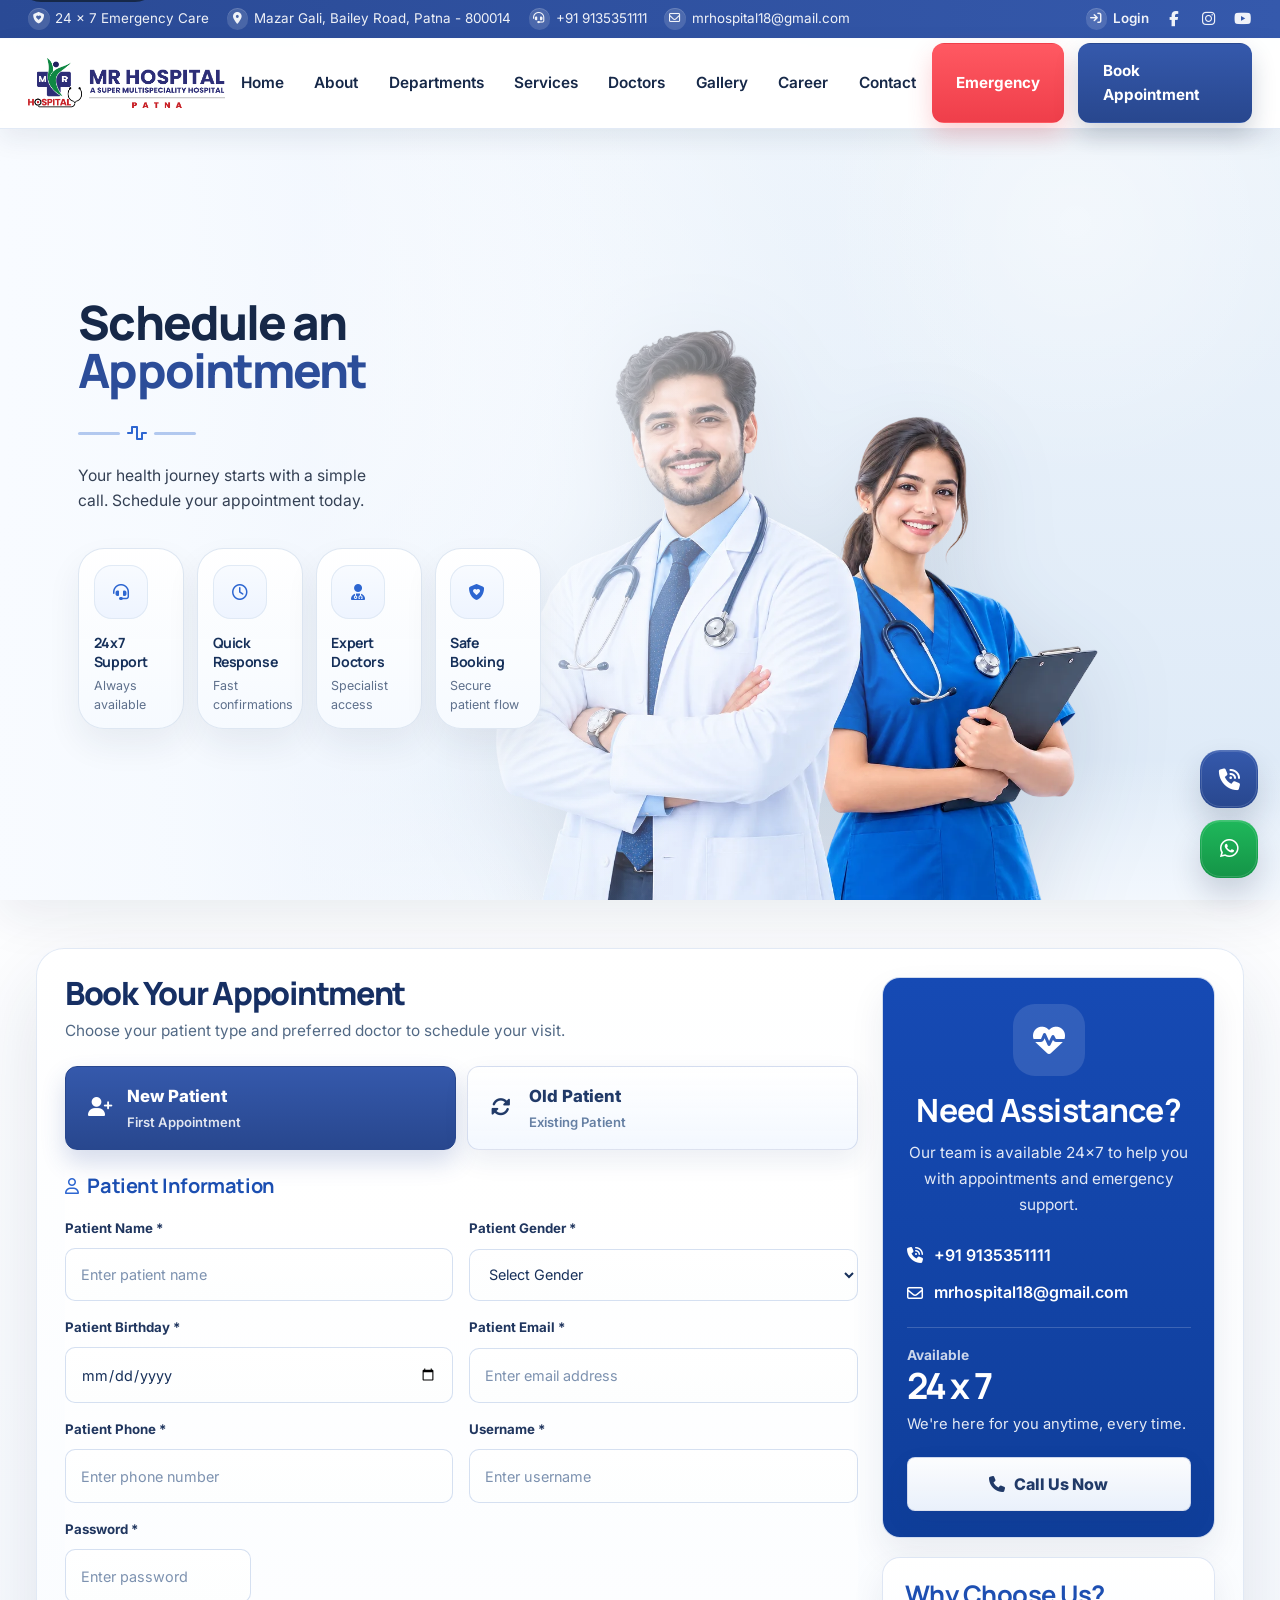
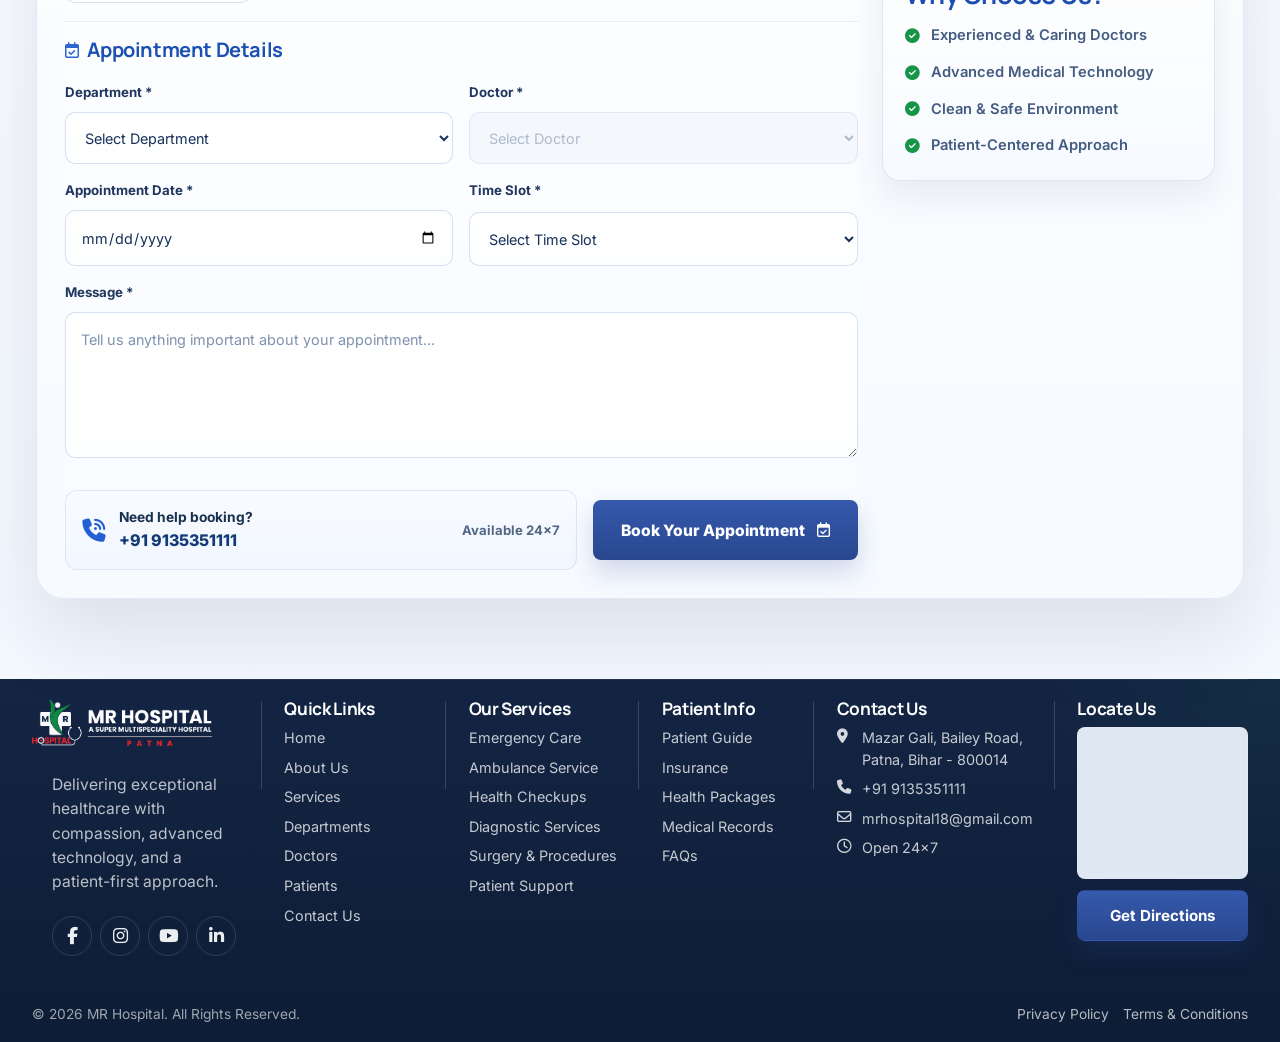
<file: appointment.html>
<!DOCTYPE html>
<html lang="en">
<head>
  <meta charset="UTF-8">
  <meta name="viewport" content="width=device-width, initial-scale=1.0">
  <title>Book Appointment | MR Hospital Patna</title>
  <meta name="description" content="Book an appointment with MR Hospital Patna and share your preferred doctor, department, and consultation date for faster support.">
  <meta name="robots" content="index, follow">
  <meta name="author" content="MR Hospital">
  <meta name="theme-color" content="#0d59ca">
  <meta name="keywords" content="book appointment MR Hospital, hospital appointment Patna, doctor appointment Bailey Road Patna">
  <meta property="og:locale" content="en_IN">
  <meta property="og:type" content="website">
  <meta property="og:title" content="Book Appointment | MR Hospital Patna">
  <meta property="og:description" content="Request an appointment with MR Hospital Patna for specialist consultation and patient support.">
  <meta property="og:site_name" content="MR Hospital">
  <meta property="og:image" content="assets/images/doctors/appointment-doctor-cutout.png">
  <meta name="twitter:card" content="summary_large_image">
  <meta name="twitter:title" content="Book Appointment | MR Hospital Patna">
  <meta name="twitter:description" content="Book your consultation with MR Hospital Patna and choose your doctor, department, and date.">
  <meta name="twitter:image" content="assets/images/doctors/appointment-doctor-cutout.png">
  <link rel="preconnect" href="https://fonts.googleapis.com">
  <link rel="preconnect" href="https://fonts.gstatic.com" crossorigin>
  <link href="https://fonts.googleapis.com/css2?family=Inter:wght@400;500;600;700;800&family=Manrope:wght@700;800&family=Sora:wght@600;700;800&display=swap" rel="stylesheet">
  <link rel="stylesheet" href="https://cdnjs.cloudflare.com/ajax/libs/font-awesome/6.7.2/css/all.min.css" integrity="sha512-Evv84Mr4kqVGRNSgIGL/F/aIDqQb7xQ2vcrdIwxfjThSH8CSR7PBEakCr51Ck+w+/U6swU2Im1vVX0SVk9ABhg==" crossorigin="anonymous" referrerpolicy="no-referrer">
  <link rel="icon" type="image/svg+xml" href="assets/images/logo/favicon.svg">
  <link rel="icon" type="image/png" href="assets/images/logo/favicon.png">
  <link rel="apple-touch-icon" href="assets/images/logo/favicon.png">
  <link rel="stylesheet" href="assets/css/style.css">
  <link rel="stylesheet" href="assets/css/animations.css">
  <link rel="stylesheet" href="assets/css/responsive.css">
</head>
<body>
  <a class="skip-link" href="#main-content">Skip to content</a>
  <header class="site-header" id="top">
    <div class="topbar">
      <div class="container topbar__inner">
        <div class="topbar__info">
          <p><i class="fa-solid fa-shield-heart topbar__fa" aria-hidden="true"></i>24 x 7 Emergency Care</p>
          <p><i class="fa-solid fa-location-dot topbar__fa" aria-hidden="true"></i>Mazar Gali, Bailey Road, Patna - 800014</p>
          <a href="tel:+919135351111"><i class="fa-solid fa-headset topbar__fa" aria-hidden="true"></i>+91 9135351111</a>
          <a href="mailto:mrhospital18@gmail.com"><i class="fa-regular fa-envelope topbar__fa" aria-hidden="true"></i>mrhospital18@gmail.com</a>
        </div>
        <div class="topbar__links">
          <a href="#top"><i class="fa-solid fa-arrow-right-to-bracket topbar__fa" aria-hidden="true"></i>Login</a>
          <a href="https://www.facebook.com/profile.php?id=61553576348614" aria-label="Facebook" class="topbar__social-link" target="_blank" rel="noopener noreferrer"><i class="fa-brands fa-facebook-f topbar__social-icon" aria-hidden="true"></i></a>
          <a href="https://www.instagram.com/mrhospitalpatna2023/" aria-label="Instagram" class="topbar__social-link" target="_blank" rel="noopener noreferrer"><i class="fa-brands fa-instagram topbar__social-icon" aria-hidden="true"></i></a>
          <a href="https://www.youtube.com/@mrhospital4179" aria-label="YouTube" class="topbar__social-link" target="_blank" rel="noopener noreferrer"><i class="fa-brands fa-youtube topbar__social-icon" aria-hidden="true"></i></a>
        </div>
      </div>
    </div>
    <div class="header-nav" data-sticky-header>
      <div class="container header-nav__inner">
        <a class="brand" href="index.html" aria-label="MR Hospital home">
          <img class="brand__logo" src="assets/images/logo/mr-hospital-logo-new.png" alt="MR Hospital logo" width="512" height="512">
          <span class="brand__text"><strong>MR HOSPITAL</strong><small>Care Beyond Boundaries</small></span>
        </a>
        <button class="nav-toggle" type="button" aria-expanded="false" aria-controls="primary-menu">
          <span></span><span></span><span></span><span class="sr-only">Toggle navigation</span>
        </button>
        <nav class="primary-nav" aria-label="Primary navigation">
          <ul class="primary-nav__menu" id="primary-menu">
            <li><a href="index.html">Home</a></li>
            <li><a href="about.html">About</a></li>
            <li><a href="departments.html">Departments</a></li>
            <li><a href="services.html">Services</a></li>
            <li><a href="doctors.html">Doctors</a></li>
            <li><a href="gallery.html">Gallery</a></li>
            <li><a href="career.html">Career</a></li>
            <li><a href="contact.html">Contact</a></li>
          </ul>
        </nav>
        <div class="header-actions">
          <a class="btn btn-emergency" href="tel:+919135351111">Emergency</a>
          <a class="btn btn-primary" href="appointment.html" aria-current="page">Book Appointment</a>
        </div>
      </div>
    </div>
  </header>
  <main class="inner-page appointment-page" id="main-content">
    <section class="appointment-hero">
      <div class="appointment-hero__shell reveal">
        <div class="appointment-hero__content">
          <div class="appointment-hero__content-inner">
            <h1>
              <span class="appointment-hero__title-line">Schedule an</span>
              <span class="appointment-hero__title-accent">Appointment</span>
            </h1>
            <div class="appointment-hero__pulse" aria-hidden="true">
              <span></span>
              <i class="fa-solid fa-wave-square"></i>
              <span></span>
            </div>
            <p class="appointment-hero__lead">Your health journey starts with a simple call. Schedule your appointment today.</p>
            <div class="appointment-hero__features">
              <article class="appointment-hero__feature">
                <div class="appointment-hero__feature-icon">
                  <i class="fa-solid fa-headset" aria-hidden="true"></i>
                </div>
                <div>
                  <h2>24x7 Support</h2>
                  <p>Always available</p>
                </div>
              </article>
              <article class="appointment-hero__feature">
                <div class="appointment-hero__feature-icon">
                  <i class="fa-regular fa-clock" aria-hidden="true"></i>
                </div>
                <div>
                  <h2>Quick Response</h2>
                  <p>Fast confirmations</p>
                </div>
              </article>
              <article class="appointment-hero__feature">
                <div class="appointment-hero__feature-icon">
                  <i class="fa-solid fa-user-doctor" aria-hidden="true"></i>
                </div>
                <div>
                  <h2>Expert Doctors</h2>
                  <p>Specialist access</p>
                </div>
              </article>
              <article class="appointment-hero__feature">
                <div class="appointment-hero__feature-icon">
                  <i class="fa-solid fa-shield-heart" aria-hidden="true"></i>
                </div>
                <div>
                  <h2>Safe Booking</h2>
                  <p>Secure patient flow</p>
                </div>
              </article>
            </div>
          </div>
        </div>
        <div class="appointment-hero__visual" aria-hidden="true">
          <div class="appointment-hero__image-wrap">
            <img src="assets/images/doctors/appointment-hero-team-cutout.webp" alt="MR Hospital doctors ready for consultation" width="1536" height="1024">
          </div>
        </div>
      </div>
    </section>

    <section class="appointment-booking section-padding">
      <div class="container">
        <div class="appointment-booking__shell reveal">
          <div class="appointment-booking__main">
            <div class="appointment-booking__head">
              <h2>Book Your Appointment</h2>
              <p>Choose your patient type and preferred doctor to schedule your visit.</p>
            </div>

            <div class="appointment-booking__tabs" role="tablist" aria-label="Appointment booking type">
              <button class="appointment-booking__tab is-active" type="button" role="tab" aria-selected="true" aria-controls="appointment-new-patient" id="appointment-tab-new" data-appointment-tab="new-patient">
                <i class="fa-solid fa-user-plus" aria-hidden="true"></i>
                <span>New Patient</span>
                <small>First Appointment</small>
              </button>
              <button class="appointment-booking__tab" type="button" role="tab" aria-selected="false" aria-controls="appointment-old-patient" id="appointment-tab-old" data-appointment-tab="old-patient" tabindex="-1">
                <i class="fa-solid fa-rotate" aria-hidden="true"></i>
                <span>Old Patient</span>
                <small>Existing Patient</small>
              </button>
            </div>

            <div class="appointment-booking__panel is-active" id="appointment-new-patient" role="tabpanel" aria-labelledby="appointment-tab-new" data-appointment-panel="new-patient">
              <div class="appointment-booking__form-shell">
                <form class="appointment-booking__form" action="forms/appointment.php" method="post" data-appointment-form>
                  <input type="hidden" name="patient_type" value="new">
                  <div class="appointment-booking__section-head">
                    <h3><i class="fa-regular fa-user" aria-hidden="true"></i>Patient Information</h3>
                  </div>
                  <div class="appointment-booking__grid">
                    <div class="appointment-booking__field">
                      <label for="new-patient-name">Patient Name *</label>
                      <input id="new-patient-name" name="patient_name" type="text" placeholder="Enter patient name" required>
                    </div>
                    <div class="appointment-booking__field">
                      <label for="new-patient-gender">Patient Gender *</label>
                      <select id="new-patient-gender" name="patient_gender" required>
                        <option value="">Select Gender</option>
                        <option value="Male">Male</option>
                        <option value="Female">Female</option>
                        <option value="Other">Other</option>
                      </select>
                    </div>
                    <div class="appointment-booking__field">
                      <label for="new-patient-birthday">Patient Birthday *</label>
                      <input id="new-patient-birthday" name="patient_birthday" type="date" required>
                    </div>
                    <div class="appointment-booking__field">
                      <label for="new-patient-email">Patient Email *</label>
                      <input id="new-patient-email" name="patient_email" type="email" placeholder="Enter email address" required>
                    </div>
                    <div class="appointment-booking__field">
                      <label for="new-patient-phone">Patient Phone *</label>
                      <input id="new-patient-phone" name="patient_phone" type="tel" inputmode="numeric" placeholder="Enter phone number" required>
                    </div>
                    <div class="appointment-booking__field">
                      <label for="new-patient-username">Username *</label>
                      <input id="new-patient-username" name="username" type="text" placeholder="Enter username" required>
                    </div>
                    <div class="appointment-booking__field appointment-booking__field--half">
                      <label for="new-patient-password">Password *</label>
                      <input id="new-patient-password" name="password" type="password" placeholder="Enter password" required>
                    </div>
                  </div>

                  <div class="appointment-booking__section-head appointment-booking__section-head--details">
                    <h3><i class="fa-regular fa-calendar-check" aria-hidden="true"></i>Appointment Details</h3>
                  </div>
                  <div class="appointment-booking__grid">
                    <div class="appointment-booking__field">
                      <label for="new-patient-department">Department *</label>
                      <select id="new-patient-department" name="department" required>
                  <option value="">Select Department</option>
                </select>
                    </div>
                    <div class="appointment-booking__field">
                      <label for="new-patient-doctor">Doctor *</label>
                      <select id="new-patient-doctor" name="doctor" required disabled>
                  <option value="">Select Department First</option>
                </select>
                    </div>
                    <div class="appointment-booking__field">
                      <label for="new-appointment-date">Appointment Date *</label>
                      <input id="new-appointment-date" name="appointment_date" type="date" min="2026-08-22" required>
                    </div>
                    <div class="appointment-booking__field">
                      <label for="new-patient-slot">Time Slot *</label>
                      <select id="new-patient-slot" name="time_slot" required>
                        <option value="">Select Time Slot</option>
                        <option value="09:00 AM - 10:00 AM">09:00 AM - 10:00 AM</option>
                        <option value="10:00 AM - 11:00 AM">10:00 AM - 11:00 AM</option>
                        <option value="11:00 AM - 12:00 PM">11:00 AM - 12:00 PM</option>
                        <option value="12:00 PM - 01:00 PM">12:00 PM - 01:00 PM</option>
                        <option value="03:00 PM - 04:00 PM">03:00 PM - 04:00 PM</option>
                        <option value="04:00 PM - 05:00 PM">04:00 PM - 05:00 PM</option>
                        <option value="05:00 PM - 06:00 PM">05:00 PM - 06:00 PM</option>
                      </select>
                    </div>
                    <div class="appointment-booking__field appointment-booking__field--full">
                      <label for="new-patient-message">Message *</label>
                      <textarea id="new-patient-message" name="message" rows="5" placeholder="Tell us anything important about your appointment..." required></textarea>
                    </div>
                  </div>

                  <div class="appointment-booking__actions appointment-booking__actions--bar">
                    <div class="appointment-booking__support-inline">
                      <i class="fa-solid fa-phone-volume" aria-hidden="true"></i>
                      <div>
                        <strong>Need help booking?</strong>
                        <span>+91 9135351111</span>
                      </div>
                      <small>Available 24x7</small>
                    </div>
                    <button class="btn btn-primary appointment-booking__submit" type="submit">Book Your Appointment <i class="fa-regular fa-calendar-check" aria-hidden="true"></i></button>
                  </div>
                </form>
              </div>
            </div>

            <div class="appointment-booking__panel" id="appointment-old-patient" role="tabpanel" aria-labelledby="appointment-tab-old" data-appointment-panel="old-patient" hidden>
              <div class="appointment-booking__form-shell">
                <form class="appointment-booking__form" action="forms/appointment.php" method="post" data-appointment-form>
                  <input type="hidden" name="patient_type" value="old">
                  <div class="appointment-booking__section-head">
                    <h3><i class="fa-regular fa-address-card" aria-hidden="true"></i>Patient Information</h3>
                  </div>
                  <div class="appointment-booking__grid appointment-booking__grid--old">
                    <div class="appointment-booking__field">
                      <label for="old-patient-id">Patient ID *</label>
                      <input id="old-patient-id" name="patient_id" type="text" placeholder="Enter registered patient ID" required>
                    </div>
                    <div class="appointment-booking__field">
                      <label for="old-appointment-date">Appointment Date *</label>
                      <input id="old-appointment-date" name="appointment_date" type="date" min="2026-08-22" required>
                    </div>
                  </div>

                  <div class="appointment-booking__section-head appointment-booking__section-head--details">
                    <h3><i class="fa-regular fa-calendar-check" aria-hidden="true"></i>Appointment Details</h3>
                  </div>
                  <div class="appointment-booking__grid appointment-booking__grid--old">
                    <div class="appointment-booking__field">
                      <label for="old-patient-department">Department *</label>
                      <select id="old-patient-department" name="department" required>
                  <option value="">Select Department</option>
                </select>
                    </div>
                    <div class="appointment-booking__field">
                      <label for="old-patient-doctor">Doctor *</label>
                      <select id="old-patient-doctor" name="doctor" required disabled>
                  <option value="">Select Department First</option>
                </select>
                    </div>
                    <div class="appointment-booking__field">
                      <label for="old-patient-slot">Time Slot *</label>
                      <select id="old-patient-slot" name="time_slot" required>
                        <option value="">Select Time Slot</option>
                        <option value="09:00 AM - 10:00 AM">09:00 AM - 10:00 AM</option>
                        <option value="10:00 AM - 11:00 AM">10:00 AM - 11:00 AM</option>
                        <option value="11:00 AM - 12:00 PM">11:00 AM - 12:00 PM</option>
                        <option value="12:00 PM - 01:00 PM">12:00 PM - 01:00 PM</option>
                        <option value="03:00 PM - 04:00 PM">03:00 PM - 04:00 PM</option>
                        <option value="04:00 PM - 05:00 PM">04:00 PM - 05:00 PM</option>
                        <option value="05:00 PM - 06:00 PM">05:00 PM - 06:00 PM</option>
                      </select>
                    </div>
                    <div class="appointment-booking__field appointment-booking__field--full">
                      <label for="old-patient-message">Message *</label>
                      <textarea id="old-patient-message" name="message" rows="5" placeholder="Tell us anything important about your appointment..." required></textarea>
                    </div>
                  </div>

                  <div class="appointment-booking__actions appointment-booking__actions--bar">
                    <div class="appointment-booking__support-inline">
                      <i class="fa-solid fa-phone-volume" aria-hidden="true"></i>
                      <div>
                        <strong>Need help booking?</strong>
                        <span>+91 9135351111</span>
                      </div>
                      <small>Available 24x7</small>
                    </div>
                    <button class="btn btn-primary appointment-booking__submit" type="submit">Book Your Appointment <i class="fa-regular fa-calendar-check" aria-hidden="true"></i></button>
                  </div>
                </form>
              </div>
            </div>
          </div>

          <aside class="appointment-booking__sidebar" aria-label="Appointment assistance">
            <div class="appointment-booking__assist-card">
              <div class="appointment-booking__assist-icon">
                <i class="fa-solid fa-heart-pulse" aria-hidden="true"></i>
              </div>
              <h3>Need Assistance?</h3>
              <p>Our team is available 24x7 to help you with appointments and emergency support.</p>
              <div class="appointment-booking__assist-links">
                <a href="tel:+919135351111"><i class="fa-solid fa-phone-volume" aria-hidden="true"></i>+91 9135351111</a>
                <a href="mailto:mrhospital18@gmail.com"><i class="fa-regular fa-envelope" aria-hidden="true"></i>mrhospital18@gmail.com</a>
              </div>
              <div class="appointment-booking__assist-availability">
                <span>Available</span>
                <strong>24 x 7</strong>
                <p>We're here for you anytime, every time.</p>
              </div>
              <a class="appointment-booking__assist-cta" href="tel:+919135351111"><i class="fa-solid fa-phone" aria-hidden="true"></i>Call Us Now</a>
            </div>

            <div class="appointment-booking__why-card">
              <h3>Why Choose Us?</h3>
              <ul>
                <li><i class="fa-solid fa-circle-check" aria-hidden="true"></i>Experienced &amp; Caring Doctors</li>
                <li><i class="fa-solid fa-circle-check" aria-hidden="true"></i>Advanced Medical Technology</li>
                <li><i class="fa-solid fa-circle-check" aria-hidden="true"></i>Clean &amp; Safe Environment</li>
                <li><i class="fa-solid fa-circle-check" aria-hidden="true"></i>Patient-Centered Approach</li>
              </ul>
            </div>
          </aside>
        </div>
      </div>
    </section>
  </main>
  <footer class="site-footer">
    <div class="container footer-grid">
      <div class="footer-brand"><a class="footer-brand__logo" href="index.html" aria-label="MR Hospital home"><img src="assets/images/logo/mr-hospital-footer-logo.png" alt="MR Hospital logo" width="512" height="512" loading="lazy"></a><p>Delivering exceptional healthcare with compassion, advanced technology, and a patient-first approach.</p><div class="footer-socials"><a href="https://www.facebook.com/profile.php?id=61553576348614" aria-label="Facebook" target="_blank" rel="noopener noreferrer"><i class="fa-brands fa-facebook-f" aria-hidden="true"></i></a><a href="https://www.instagram.com/mrhospitalpatna2023/" aria-label="Instagram" target="_blank" rel="noopener noreferrer"><i class="fa-brands fa-instagram" aria-hidden="true"></i></a><a href="https://www.youtube.com/@mrhospital4179" aria-label="YouTube" target="_blank" rel="noopener noreferrer"><i class="fa-brands fa-youtube" aria-hidden="true"></i></a><a href="#top" aria-label="LinkedIn"><i class="fa-brands fa-linkedin-in" aria-hidden="true"></i></a></div></div>
      <div class="footer-links"><h3>Quick Links</h3><ul><li><a href="index.html">Home</a></li><li><a href="about.html">About Us</a></li><li><a href="services.html">Services</a></li><li><a href="departments.html">Departments</a></li><li><a href="doctors.html">Doctors</a></li><li><a href="contact.html">Patients</a></li><li><a href="contact.html">Contact Us</a></li></ul></div>
      <div class="footer-services"><h3>Our Services</h3><ul><li><a href="services.html">Emergency Care</a></li><li><a href="services.html">Ambulance Service</a></li><li><a href="services.html">Health Checkups</a></li><li><a href="services.html">Diagnostic Services</a></li><li><a href="services.html">Surgery &amp; Procedures</a></li><li><a href="services.html">Patient Support</a></li></ul></div>
      <div class="footer-info"><h3>Patient Info</h3><ul><li><a href="contact.html">Patient Guide</a></li><li><a href="contact.html">Insurance</a></li><li><a href="departments.html">Health Packages</a></li><li><a href="contact.html">Medical Records</a></li><li><a href="contact.html">FAQs</a></li></ul></div>
      <div class="footer-contact"><h3>Contact Us</h3><ul><li><i class="fa-solid fa-location-dot" aria-hidden="true"></i><span>Mazar Gali, Bailey Road,<br>Patna, Bihar - 800014</span></li><li><i class="fa-solid fa-phone" aria-hidden="true"></i><a href="tel:+919135351111">+91 9135351111</a></li><li><i class="fa-regular fa-envelope" aria-hidden="true"></i><a href="mailto:mrhospital18@gmail.com">mrhospital18@gmail.com</a></li><li><i class="fa-regular fa-clock" aria-hidden="true"></i><span>Open 24x7</span></li></ul></div>
      <div class="footer-map"><h3>Locate Us</h3><div class="footer-map__card" aria-label="Map preview of MR Hospital location"><iframe src="https://www.google.com/maps/embed?pb=!1m18!1m12!1m3!1d3597.996483004668!2d85.08810217485073!3d25.605033115062184!2m3!1f0!2f0!3f0!3m2!1i1024!2i768!4f13.1!3m3!1m2!1s0x39ed57b881ea3aad%3A0x2b7ec10907c1d8ed!2sMR%20HOSPITAL%20PATNA!5e0!3m2!1sen!2sin!4v1785693603904!5m2!1sen!2sin" width="600" height="450" style="border:0;" allowfullscreen="" loading="lazy" referrerpolicy="strict-origin-when-cross-origin" title="MR Hospital Patna location map"></iframe></div><a class="btn btn-primary footer-map__directions" href="https://www.google.com/maps/dir/?api=1&destination=MR+HOSPITAL+PATNA" target="_blank" rel="noopener noreferrer">Get Directions</a></div>
    </div>
    <div class="footer-bottom"><div class="container footer-bottom__inner"><p>&copy; 2026 MR Hospital. All Rights Reserved.</p><div class="footer-bottom__links"><a href="privacy-policy.html">Privacy Policy</a><a href="terms-conditions.html">Terms &amp; Conditions</a></div></div></div>
  </footer>
  <script src="assets/js/departments.js" defer></script>
  <script src="assets/js/doctors.js" defer></script>
  <script src="assets/js/main.js" defer></script>
</body>
</html>
</file>
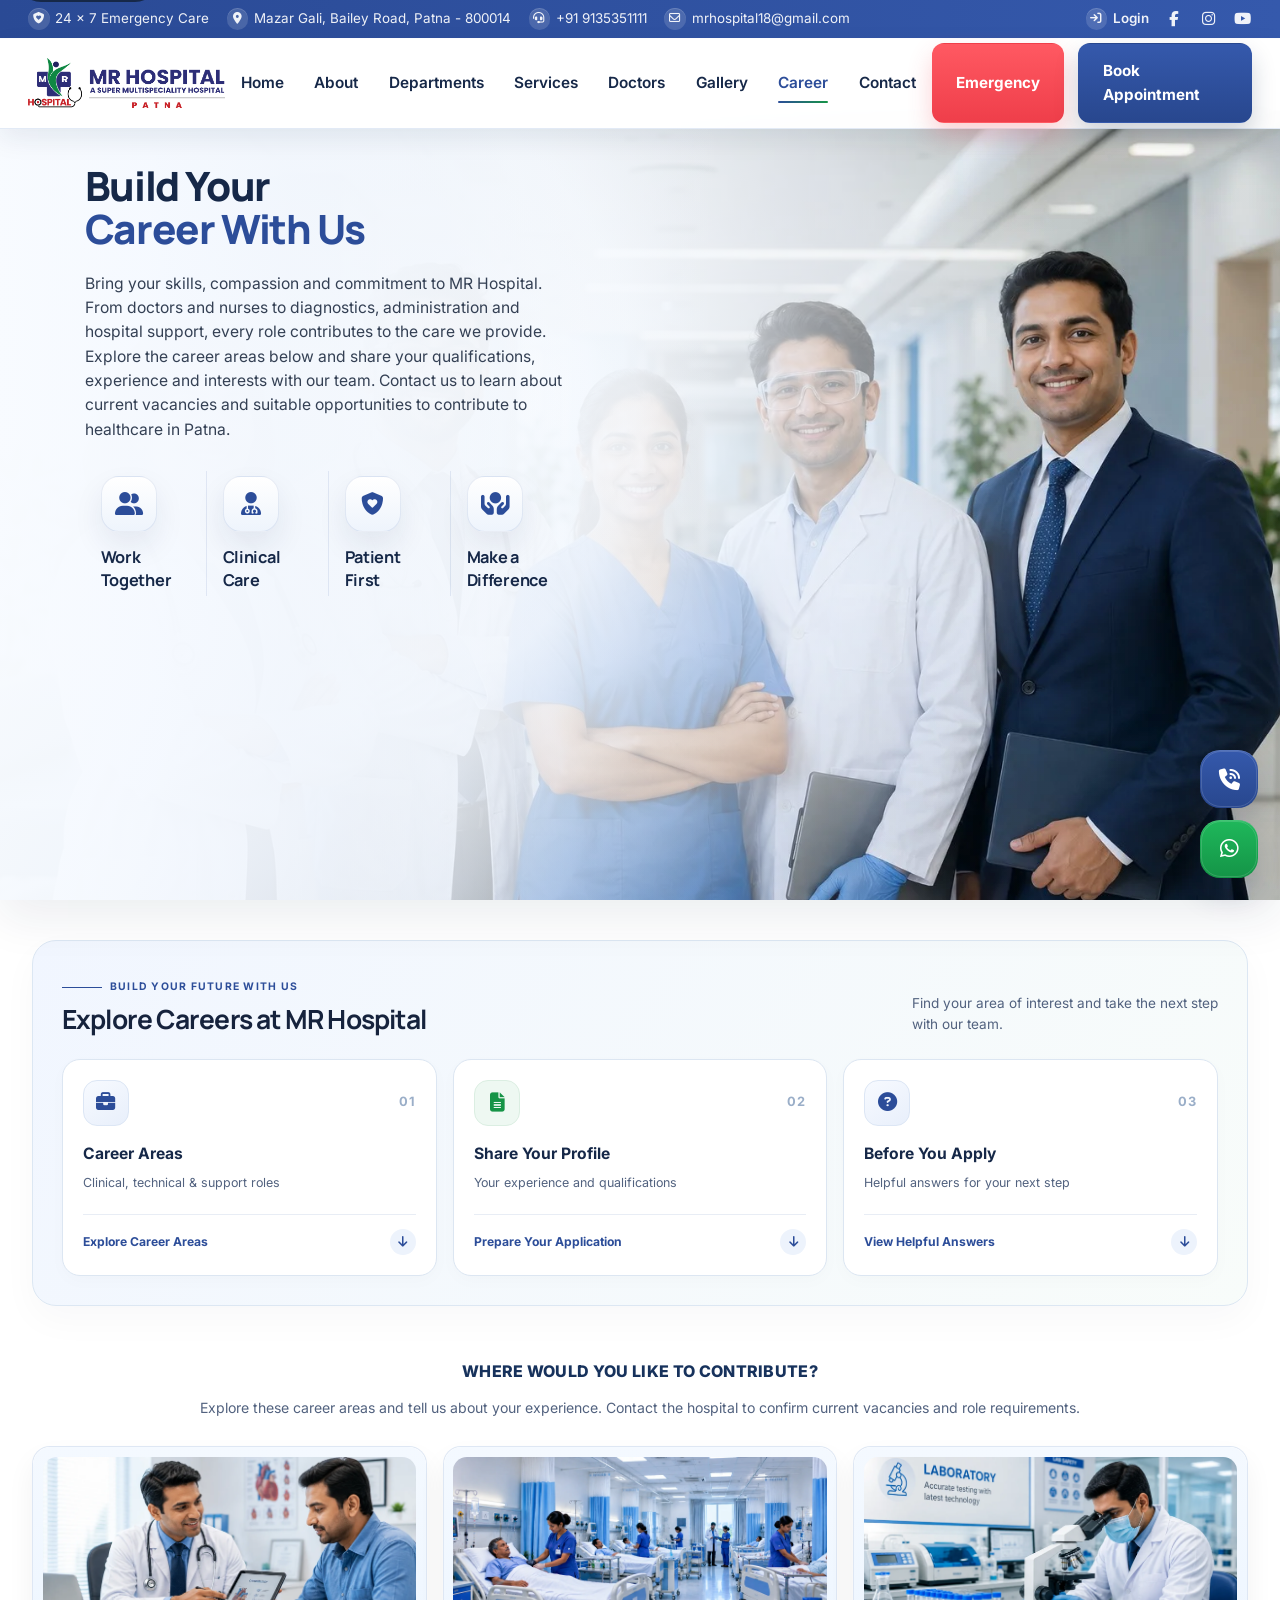
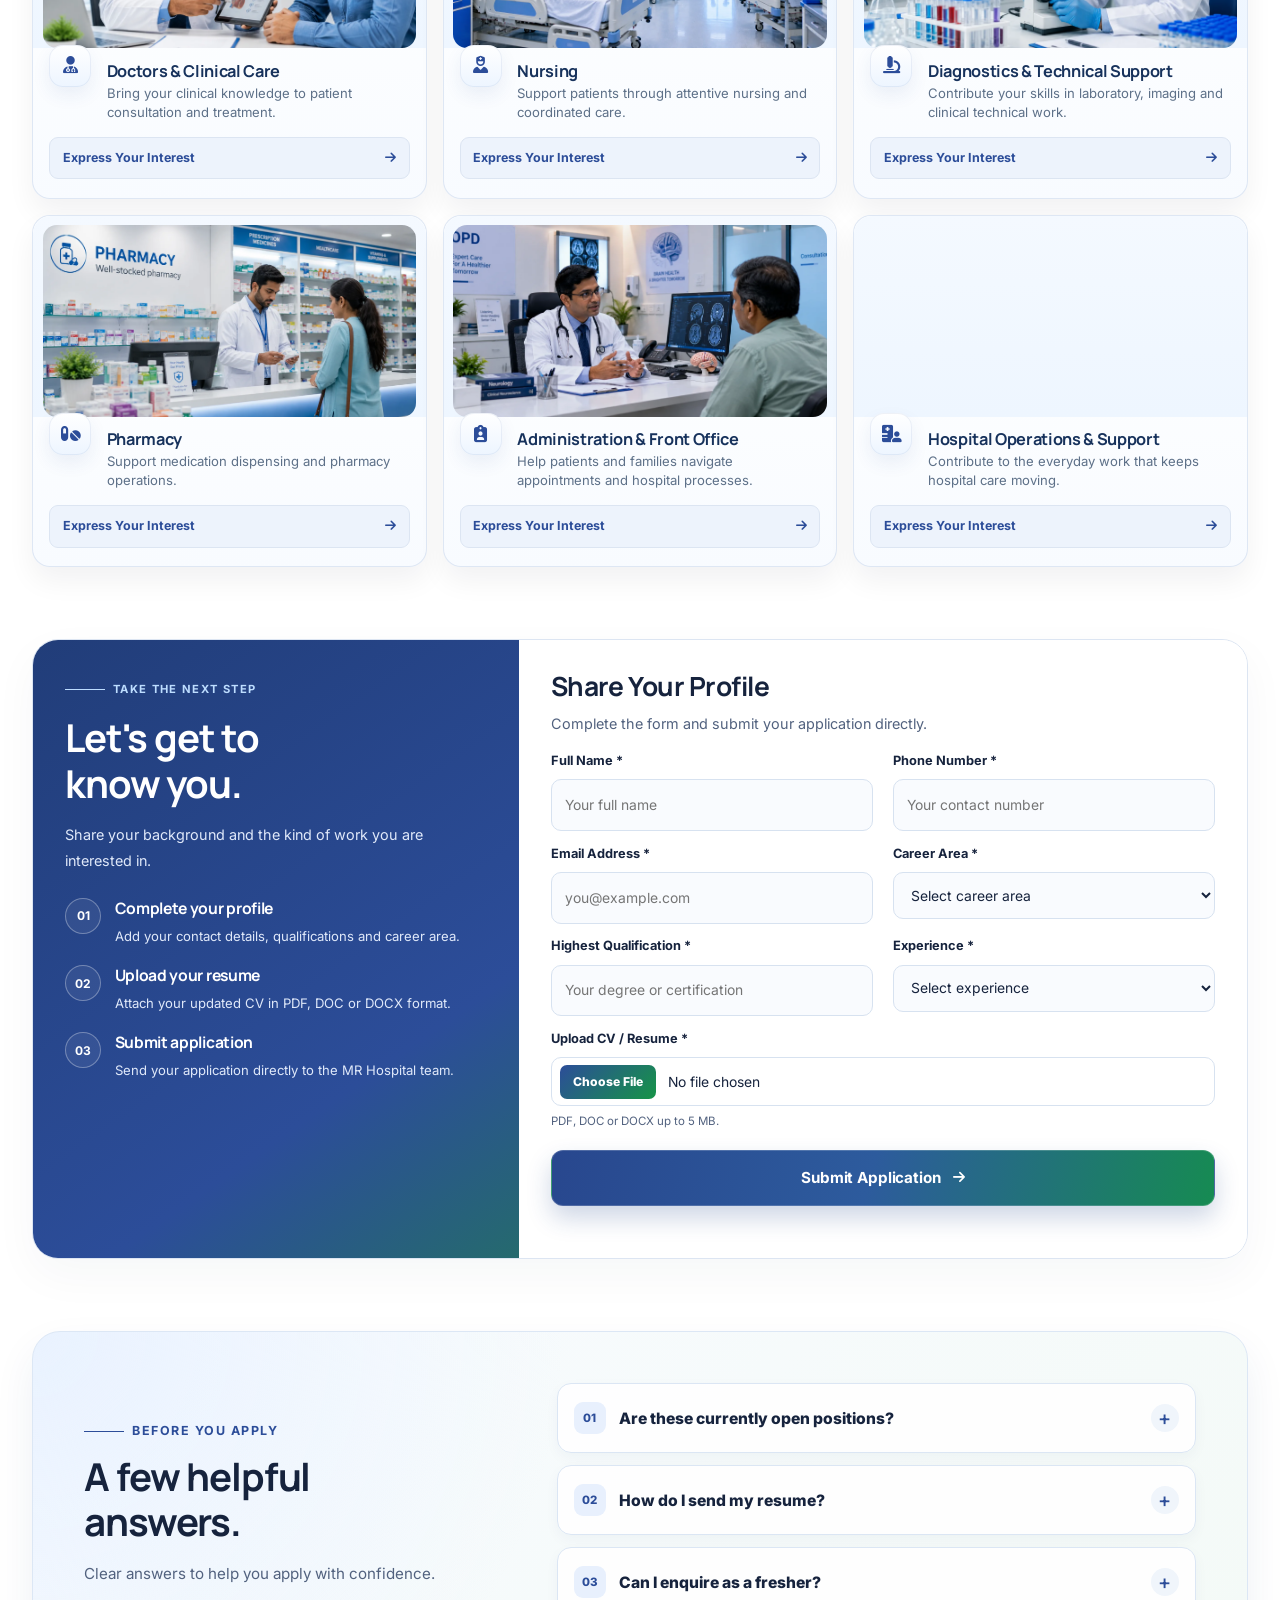
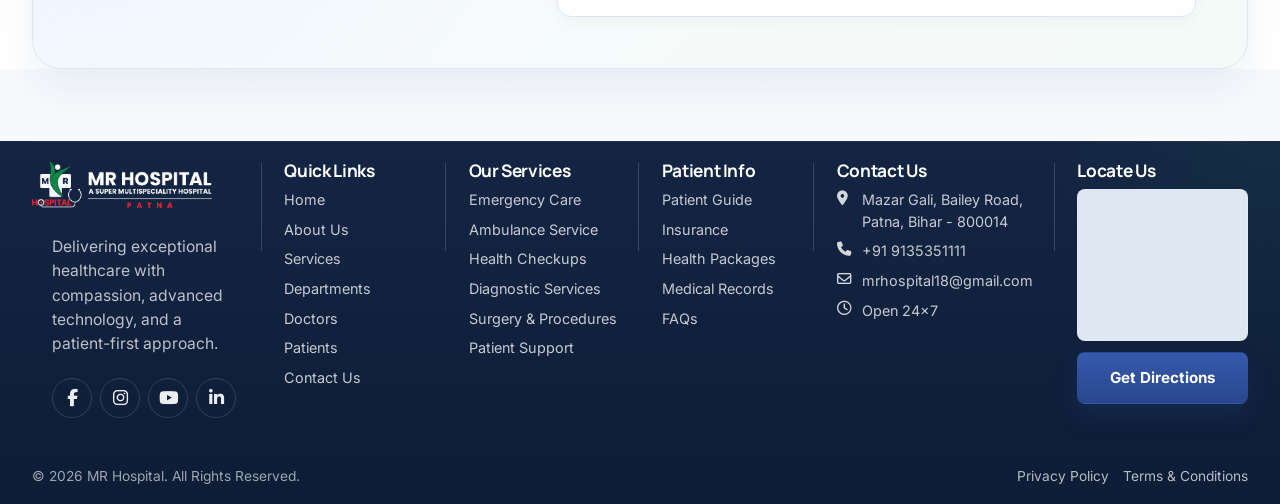
<file: career.html>
<!DOCTYPE html>
<html lang="en">
<head>
  <meta charset="UTF-8">
  <meta name="viewport" content="width=device-width, initial-scale=1.0">
  <title>Career at MR Hospital Patna | Join Our Healthcare Team</title>
  <meta name="description" content="Explore career opportunities at MR Hospital Patna and connect with our recruitment team for healthcare and hospital roles.">
  <meta name="robots" content="index, follow">
  <meta name="author" content="MR Hospital">
  <meta name="theme-color" content="#2c4d99">
  <meta name="keywords" content="MR Hospital career, hospital jobs Patna, healthcare career Patna">
  <meta property="og:locale" content="en_IN">
  <meta property="og:type" content="website">
  <meta property="og:title" content="Career at MR Hospital Patna | Join Our Healthcare Team">
  <meta property="og:description" content="Discover hospital career opportunities at MR Hospital Patna.">
  <meta property="og:site_name" content="MR Hospital">
  <meta property="og:image" content="assets/images/career/career-healthcare-team.jpg">
  <meta name="twitter:card" content="summary_large_image">
  <meta name="twitter:title" content="Career at MR Hospital Patna | Join Our Healthcare Team">
  <meta name="twitter:description" content="Apply for healthcare and hospital roles at MR Hospital Patna.">
  <meta name="twitter:image" content="assets/images/career/career-healthcare-team.jpg">
  <link rel="preconnect" href="https://fonts.googleapis.com">
  <link rel="preconnect" href="https://fonts.gstatic.com" crossorigin>
  <link href="https://fonts.googleapis.com/css2?family=Inter:wght@400;500;600;700;800&family=Manrope:wght@700;800&display=swap" rel="stylesheet">
  <link rel="stylesheet" href="https://cdnjs.cloudflare.com/ajax/libs/font-awesome/6.7.2/css/all.min.css" integrity="sha512-Evv84Mr4kqVGRNSgIGL/F/aIDqQb7xQ2vcrdIwxfjThSH8CSR7PBEakCr51Ck+w+/U6swU2Im1vVX0SVk9ABhg==" crossorigin="anonymous" referrerpolicy="no-referrer">
  <link rel="icon" type="image/svg+xml" href="assets/images/logo/favicon.svg">
  <link rel="icon" type="image/png" href="assets/images/logo/favicon.png">
  <link rel="apple-touch-icon" href="assets/images/logo/favicon.png">
  <link rel="stylesheet" href="assets/css/style.css">
  <link rel="stylesheet" href="assets/css/animations.css">
  <link rel="stylesheet" href="assets/css/responsive.css">
  <link rel="stylesheet" href="assets/css/services.css">
  <link rel="stylesheet" href="assets/css/career.css">
  <link rel="stylesheet" href="assets/css/departments-hero.css">
</head>
<body>
  <a class="skip-link" href="#main-content">Skip to content</a>
  <header class="site-header" id="top">
    <div class="topbar">
      <div class="container topbar__inner">
        <div class="topbar__info">
          <p><i class="fa-solid fa-shield-heart topbar__fa" aria-hidden="true"></i>24 x 7 Emergency Care</p>
          <p><i class="fa-solid fa-location-dot topbar__fa" aria-hidden="true"></i>Mazar Gali, Bailey Road, Patna - 800014</p>
          <a href="tel:+919135351111"><i class="fa-solid fa-headset topbar__fa" aria-hidden="true"></i>+91 9135351111</a>
          <a href="mailto:mrhospital18@gmail.com"><i class="fa-regular fa-envelope topbar__fa" aria-hidden="true"></i>mrhospital18@gmail.com</a>
        </div>
        <div class="topbar__links">
          <a href="#top"><i class="fa-solid fa-arrow-right-to-bracket topbar__fa" aria-hidden="true"></i>Login</a>
          <a href="https://www.facebook.com/profile.php?id=61553576348614" aria-label="Facebook" class="topbar__social-link" target="_blank" rel="noopener noreferrer"><i class="fa-brands fa-facebook-f topbar__social-icon" aria-hidden="true"></i></a>
          <a href="https://www.instagram.com/mrhospitalpatna2023/" aria-label="Instagram" class="topbar__social-link" target="_blank" rel="noopener noreferrer"><i class="fa-brands fa-instagram topbar__social-icon" aria-hidden="true"></i></a>
          <a href="https://www.youtube.com/@mrhospital4179" aria-label="YouTube" class="topbar__social-link" target="_blank" rel="noopener noreferrer"><i class="fa-brands fa-youtube topbar__social-icon" aria-hidden="true"></i></a>
        </div>
      </div>
    </div>
    <div class="header-nav" data-sticky-header>
      <div class="container header-nav__inner">
        <a class="brand" href="index.html" aria-label="MR Hospital home"><img class="brand__logo" src="assets/images/logo/mr-hospital-logo-new.png" alt="MR Hospital logo" width="512" height="512"><span class="brand__text"><strong>MR HOSPITAL</strong><small>Care Beyond Boundaries</small></span></a>
        <button class="nav-toggle" type="button" aria-expanded="false" aria-controls="primary-menu"><span></span><span></span><span></span><span class="sr-only">Toggle navigation</span></button>
        <nav class="primary-nav" aria-label="Primary navigation"><ul class="primary-nav__menu" id="primary-menu"><li><a href="index.html">Home</a></li><li><a href="about.html">About</a></li><li><a href="departments.html">Departments</a></li><li><a href="services.html">Services</a></li><li><a href="doctors.html">Doctors</a></li><li><a href="gallery.html">Gallery</a></li><li><a href="career.html" aria-current="page">Career</a></li><li><a href="contact.html">Contact</a></li></ul></nav>
        <div class="header-actions"><a class="btn btn-emergency" href="tel:+919135351111">Emergency</a><a class="btn btn-primary" href="appointment.html">Book Appointment</a></div>
      </div>
    </div>
  </header>
  <main class="inner-page care-page career-page" id="main-content">
    <section class="departments-hero">
      <div class="departments-hero__shell reveal">
        <div class="departments-hero__visual">
          <div class="departments-hero__image-wrap">
            <img src="assets/images/career/career-healthcare-team.webp" alt="Illustrative portrait of a welcoming healthcare team with doctors, a nurse and hospital professionals" width="1536" height="1024" fetchpriority="high" decoding="async">
          </div>
        </div>

        <div class="departments-hero__content">
          <div class="departments-hero__content-inner">
            <h1><span>Build Your</span><span class="departments-hero__title-accent">Career With Us</span></h1>
            <p class="departments-hero__lead">Bring your skills, compassion and commitment to MR Hospital. From doctors and nurses to diagnostics, administration and hospital support, every role contributes to the care we provide. Explore the career areas below and share your qualifications, experience and interests with our team. Contact us to learn about current vacancies and suitable opportunities to contribute to healthcare in Patna.</p>
            <div class="about-hero__features" aria-label="Career page highlights"><article class="about-hero__feature"><div class="about-hero__feature-icon" aria-hidden="true"><i class="fa-solid fa-user-group"></i></div><h3>Work<br>Together</h3></article><article class="about-hero__feature"><div class="about-hero__feature-icon" aria-hidden="true"><i class="fa-solid fa-user-doctor"></i></div><h3>Clinical<br>Care</h3></article><article class="about-hero__feature"><div class="about-hero__feature-icon" aria-hidden="true"><i class="fa-solid fa-shield-heart"></i></div><h3>Patient<br>First</h3></article><article class="about-hero__feature"><div class="about-hero__feature-icon" aria-hidden="true"><i class="fa-solid fa-hands-holding-circle"></i></div><h3>Make a<br>Difference</h3></article></div>
          </div>
        </div>
      </div>
    </section>
    <div class="container care-content career-content">
      <div class="care-directory"><div class="care-directory__heading"><div><p class="eyebrow">BUILD YOUR FUTURE WITH US</p><h2>Explore Careers at MR Hospital</h2></div><p>Find your area of interest and take the next step with our team.</p></div><nav class="care-navigation" aria-label="Career page navigation"><a href="#career-areas"><span class="care-navigation__top"><span class="care-navigation__icon"><i class="fa-solid fa-briefcase" aria-hidden="true"></i></span><span class="care-navigation__number" aria-hidden="true">01</span></span><strong>Career Areas</strong><span class="care-navigation__description">Clinical, technical &amp; support roles</span><span class="care-navigation__bottom">Explore Career Areas<i class="fa-solid fa-arrow-down" aria-hidden="true"></i></span></a><a href="#career-application"><span class="care-navigation__top"><span class="care-navigation__icon"><i class="fa-solid fa-file-lines" aria-hidden="true"></i></span><span class="care-navigation__number" aria-hidden="true">02</span></span><strong>Share Your Profile</strong><span class="care-navigation__description">Your experience and qualifications</span><span class="care-navigation__bottom">Prepare Your Application<i class="fa-solid fa-arrow-down" aria-hidden="true"></i></span></a><a href="#career-questions"><span class="care-navigation__top"><span class="care-navigation__icon"><i class="fa-solid fa-circle-question" aria-hidden="true"></i></span><span class="care-navigation__number" aria-hidden="true">03</span></span><strong>Before You Apply</strong><span class="care-navigation__description">Helpful answers for your next step</span><span class="care-navigation__bottom">View Helpful Answers<i class="fa-solid fa-arrow-down" aria-hidden="true"></i></span></a></nav></div>
      <section class="career-areas" id="career-areas" aria-labelledby="career-areas-title">
        <div class="care-category__head"><div><h2 id="career-areas-title">Where would you like to contribute?</h2><p>Explore these career areas and tell us about your experience. Contact the hospital to confirm current vacancies and role requirements.</p></div></div>
        <div class="care-service-grid career-role-grid"><article class="service-card service-card--medical reveal"><div class="service-card__media"><img src="assets/images/services/service-consultation-care.webp" alt="" width="1536" height="1024" loading="lazy" decoding="async"></div><div class="service-card__content"><span class="service-card__icon"><i class="fa-solid fa-user-doctor" aria-hidden="true"></i></span><div class="service-card__copy"><h3>Doctors &amp; Clinical Care</h3><p>Bring your clinical knowledge to patient consultation and treatment.</p></div></div><div class="care-service-action"><a href="#career-application" data-career-role="Doctors &amp; Clinical Care">Express Your Interest <i class="fa-solid fa-arrow-right" aria-hidden="true"></i></a></div></article><article class="service-card service-card--medical reveal"><div class="service-card__media"><img src="assets/images/services/service-general-ward.webp" alt="" width="1536" height="1024" loading="lazy" decoding="async"></div><div class="service-card__content"><span class="service-card__icon"><i class="fa-solid fa-user-nurse" aria-hidden="true"></i></span><div class="service-card__copy"><h3>Nursing</h3><p>Support patients through attentive nursing and coordinated care.</p></div></div><div class="care-service-action"><a href="#career-application" data-career-role="Nursing">Express Your Interest <i class="fa-solid fa-arrow-right" aria-hidden="true"></i></a></div></article><article class="service-card service-card--medical reveal"><div class="service-card__media"><img src="assets/images/services/service-laboratory.webp" alt="" width="1536" height="1024" loading="lazy" decoding="async"></div><div class="service-card__content"><span class="service-card__icon"><i class="fa-solid fa-microscope" aria-hidden="true"></i></span><div class="service-card__copy"><h3>Diagnostics &amp; Technical Support</h3><p>Contribute your skills in laboratory, imaging and clinical technical work.</p></div></div><div class="care-service-action"><a href="#career-application" data-career-role="Diagnostics &amp; Technical Support">Express Your Interest <i class="fa-solid fa-arrow-right" aria-hidden="true"></i></a></div></article><article class="service-card service-card--medical reveal"><div class="service-card__media"><img src="assets/images/services/service-pharmacy.webp" alt="" width="1536" height="1024" loading="lazy" decoding="async"></div><div class="service-card__content"><span class="service-card__icon"><i class="fa-solid fa-pills" aria-hidden="true"></i></span><div class="service-card__copy"><h3>Pharmacy</h3><p>Support medication dispensing and pharmacy operations.</p></div></div><div class="care-service-action"><a href="#career-application" data-career-role="Pharmacy">Express Your Interest <i class="fa-solid fa-arrow-right" aria-hidden="true"></i></a></div></article><article class="service-card service-card--medical reveal"><div class="service-card__media"><img src="assets/images/services/service-opd.webp" alt="" width="1536" height="1024" loading="lazy" decoding="async"></div><div class="service-card__content"><span class="service-card__icon"><i class="fa-solid fa-clipboard-user" aria-hidden="true"></i></span><div class="service-card__copy"><h3>Administration &amp; Front Office</h3><p>Help patients and families navigate appointments and hospital processes.</p></div></div><div class="care-service-action"><a href="#career-application" data-career-role="Administration &amp; Front Office">Express Your Interest <i class="fa-solid fa-arrow-right" aria-hidden="true"></i></a></div></article><article class="service-card service-card--medical reveal"><div class="service-card__media"><img src="assets/images/services/service-ac-non-ac-room.webp" alt="" width="1536" height="1024" loading="lazy" decoding="async"></div><div class="service-card__content"><span class="service-card__icon"><i class="fa-solid fa-hospital-user" aria-hidden="true"></i></span><div class="service-card__copy"><h3>Hospital Operations &amp; Support</h3><p>Contribute to the everyday work that keeps hospital care moving.</p></div></div><div class="care-service-action"><a href="#career-application" data-career-role="Hospital Operations &amp; Support">Express Your Interest <i class="fa-solid fa-arrow-right" aria-hidden="true"></i></a></div></article></div>
      </section>
      <section class="career-apply" id="career-application" aria-labelledby="career-apply-title">
        <aside class="career-apply__guide">
          <p class="eyebrow">TAKE THE NEXT STEP</p><h2 id="career-apply-title">Let's get to<br>know you.</h2><p>Share your background and the kind of work you are interested in.</p>
          <ol class="career-steps"><li><span>01</span><div><h3>Complete your profile</h3><p>Add your contact details, qualifications and career area.</p></div></li><li><span>02</span><div><h3>Upload your resume</h3><p>Attach your updated CV in PDF, DOC or DOCX format.</p></div></li><li><span>03</span><div><h3>Submit application</h3><p>Send your application directly to the MR Hospital team.</p></div></li></ol>
        </aside>
        <div class="career-apply__panel">
          <h3>Share Your Profile</h3><p>Complete the form and submit your application directly.</p>
          <form id="career-profile-form" action="forms/career.php" method="post" enctype="multipart/form-data">
            <div class="career-form-grid">
              <div class="career-field"><label for="career-name">Full Name *</label><input id="career-name" name="full_name" autocomplete="name" required maxlength="80" placeholder="Your full name"></div>
              <div class="career-field"><label for="career-phone">Phone Number *</label><input id="career-phone" name="phone" type="tel" autocomplete="tel" required pattern="[+0-9\s]{10,20}" maxlength="20" placeholder="Your contact number"></div>
              <div class="career-field"><label for="career-email">Email Address *</label><input id="career-email" name="email" type="email" autocomplete="email" required maxlength="120" placeholder="you@example.com"></div>
              <div class="career-field"><label for="career-area">Career Area *</label><select id="career-area" name="career_area" required><option value="">Select career area</option><option>Doctors &amp; Clinical Care</option><option>Nursing</option><option>Diagnostics &amp; Technical Support</option><option>Pharmacy</option><option>Administration &amp; Front Office</option><option>Hospital Operations &amp; Support</option><option>Other</option></select></div>
              <div class="career-field"><label for="career-qualification">Highest Qualification *</label><input id="career-qualification" name="qualification" required maxlength="120" placeholder="Your degree or certification"></div>
              <div class="career-field"><label for="career-experience">Experience *</label><select id="career-experience" name="experience" required><option value="">Select experience</option><option>Fresher</option><option>Less than 1 year</option><option>1-3 years</option><option>3-5 years</option><option>5+ years</option></select></div>
              <div class="career-field career-field--wide career-field--upload"><label for="career-resume">Upload CV / Resume *</label><input id="career-resume" name="resume" type="file" accept=".pdf,.doc,.docx,application/pdf,application/msword,application/vnd.openxmlformats-officedocument.wordprocessingml.document" required aria-describedby="career-resume-help"><small id="career-resume-help">PDF, DOC or DOCX up to 5 MB.</small></div>
            </div>
            <button class="btn btn-primary career-submit" type="submit">Submit Application <i class="fa-solid fa-arrow-right" aria-hidden="true"></i></button>
            <p id="career-status" class="career-status" role="status" aria-live="polite"></p>
          </form>
        </div>
      </section>
      <section id="career-questions" class="career-questions" aria-labelledby="career-questions-title"><div class="career-questions__intro"><p class="eyebrow">BEFORE YOU APPLY</p><h2 id="career-questions-title">A few helpful answers.</h2><p>Clear answers to help you apply with confidence.</p></div><div class="career-questions__list">
        <details><summary>Are these currently open positions?</summary><p>These are career areas for expressions of interest. Please contact the hospital to confirm current vacancies, eligibility and role details.</p></details>
        <details><summary>How do I send my resume?</summary><p>Upload your updated CV in the application form and submit it directly. We accept PDF, DOC and DOCX files up to 5 MB.</p></details>
        <details><summary>Can I enquire as a fresher?</summary><p>Select “Fresher” in the experience field and include your qualifications. The hospital team can advise whether there is a suitable opportunity.</p></details>
      </div></section>
    </div>
  </main>
  <footer class="site-footer">
    <div class="container footer-grid">
      <div class="footer-brand">
        <a class="footer-brand__logo" href="index.html" aria-label="MR Hospital home">
          <img src="assets/images/logo/mr-hospital-footer-logo.png" alt="MR Hospital logo" width="512" height="512" loading="lazy">
        </a>
        <p>Delivering exceptional healthcare with compassion, advanced technology, and a patient-first approach.</p>
        <div class="footer-socials">
          <a href="https://www.facebook.com/profile.php?id=61553576348614" aria-label="Facebook" target="_blank" rel="noopener noreferrer"><i class="fa-brands fa-facebook-f" aria-hidden="true"></i></a>
          <a href="https://www.instagram.com/mrhospitalpatna2023/" aria-label="Instagram" target="_blank" rel="noopener noreferrer"><i class="fa-brands fa-instagram" aria-hidden="true"></i></a>
          <a href="https://www.youtube.com/@mrhospital4179" aria-label="YouTube" target="_blank" rel="noopener noreferrer"><i class="fa-brands fa-youtube" aria-hidden="true"></i></a>
          <a href="#top" aria-label="LinkedIn"><i class="fa-brands fa-linkedin-in" aria-hidden="true"></i></a>
        </div>
      </div>
      <div class="footer-links">
        <h3>Quick Links</h3>
        <ul>
          <li><a href="index.html">Home</a></li>
          <li><a href="about.html">About Us</a></li>
          <li><a href="services.html">Services</a></li>
          <li><a href="departments.html">Departments</a></li>
          <li><a href="doctors.html">Doctors</a></li>
          <li><a href="contact.html">Patients</a></li>
          <li><a href="contact.html">Contact Us</a></li>
        </ul>
      </div>
      <div class="footer-services">
        <h3>Our Services</h3>
        <ul>
          <li><a href="services.html">Emergency Care</a></li>
          <li><a href="services.html">Ambulance Service</a></li>
          <li><a href="services.html">Health Checkups</a></li>
          <li><a href="services.html">Diagnostic Services</a></li>
          <li><a href="services.html">Surgery &amp; Procedures</a></li>
          <li><a href="services.html">Patient Support</a></li>
        </ul>
      </div>
      <div class="footer-info">
        <h3>Patient Info</h3>
        <ul>
          <li><a href="contact.html">Patient Guide</a></li>
          <li><a href="contact.html">Insurance</a></li>
          <li><a href="departments.html">Health Packages</a></li>
          <li><a href="contact.html">Medical Records</a></li>
          <li><a href="contact.html">FAQs</a></li>
        </ul>
      </div>
      <div class="footer-contact">
        <h3>Contact Us</h3>
        <ul>
          <li><i class="fa-solid fa-location-dot" aria-hidden="true"></i><span>Mazar Gali, Bailey Road,<br>Patna, Bihar - 800014</span></li>
          <li><i class="fa-solid fa-phone" aria-hidden="true"></i><a href="tel:+919135351111">+91 9135351111</a></li>
          <li><i class="fa-regular fa-envelope" aria-hidden="true"></i><a href="mailto:mrhospital18@gmail.com">mrhospital18@gmail.com</a></li>
          <li><i class="fa-regular fa-clock" aria-hidden="true"></i><span>Open 24x7</span></li>
        </ul>
      </div>
      <div class="footer-map">
        <h3>Locate Us</h3>
        <div class="footer-map__card" aria-label="Map preview of MR Hospital location">
          <iframe src="https://www.google.com/maps/embed?pb=!1m18!1m12!1m3!1d3597.996483004668!2d85.08810217485073!3d25.605033115062184!2m3!1f0!2f0!3f0!3m2!1i1024!2i768!4f13.1!3m3!1m2!1s0x39ed57b881ea3aad%3A0x2b7ec10907c1d8ed!2sMR%20HOSPITAL%20PATNA!5e0!3m2!1sen!2sin!4v1785693603904!5m2!1sen!2sin" width="600" height="450" style="border:0;" allowfullscreen="" loading="lazy" referrerpolicy="strict-origin-when-cross-origin" title="MR Hospital Patna location map"></iframe>
        </div>
        <a class="btn btn-primary footer-map__directions" href="https://www.google.com/maps/dir/?api=1&destination=MR+HOSPITAL+PATNA" target="_blank" rel="noopener noreferrer">Get Directions</a>
      </div>
    </div>
    <div class="footer-bottom">
      <div class="container footer-bottom__inner">
        <p>&copy; 2026 MR Hospital. All Rights Reserved.</p>
        <div class="footer-bottom__links">
          <a href="privacy-policy.html">Privacy Policy</a>
          <a href="terms-conditions.html">Terms &amp; Conditions</a>
        </div>
      </div>
    </div>
  </footer>
  <script src="assets/js/departments.js" defer></script>
  <script src="assets/js/doctors.js" defer></script>
  <script src="assets/js/main.js" defer></script>
  <script src="assets/js/career.js" defer></script>
</body>
</html>
</file>
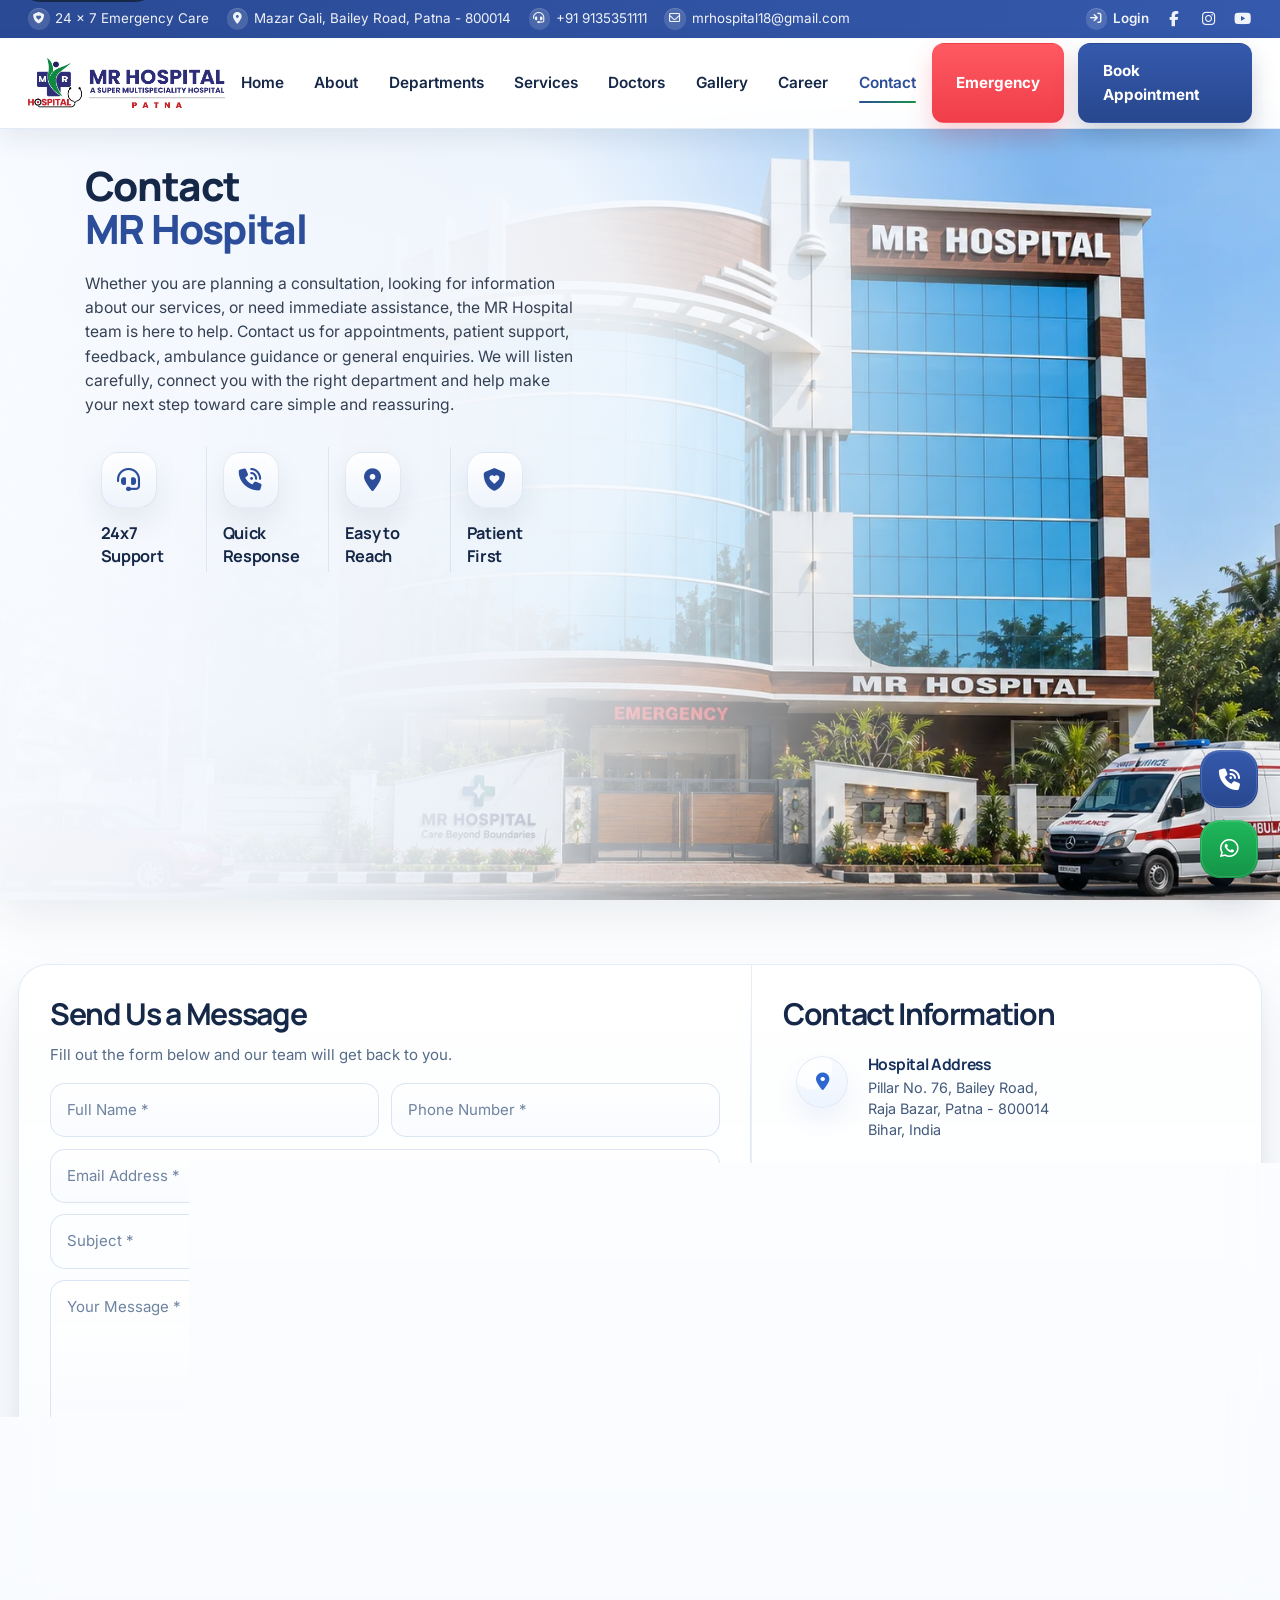
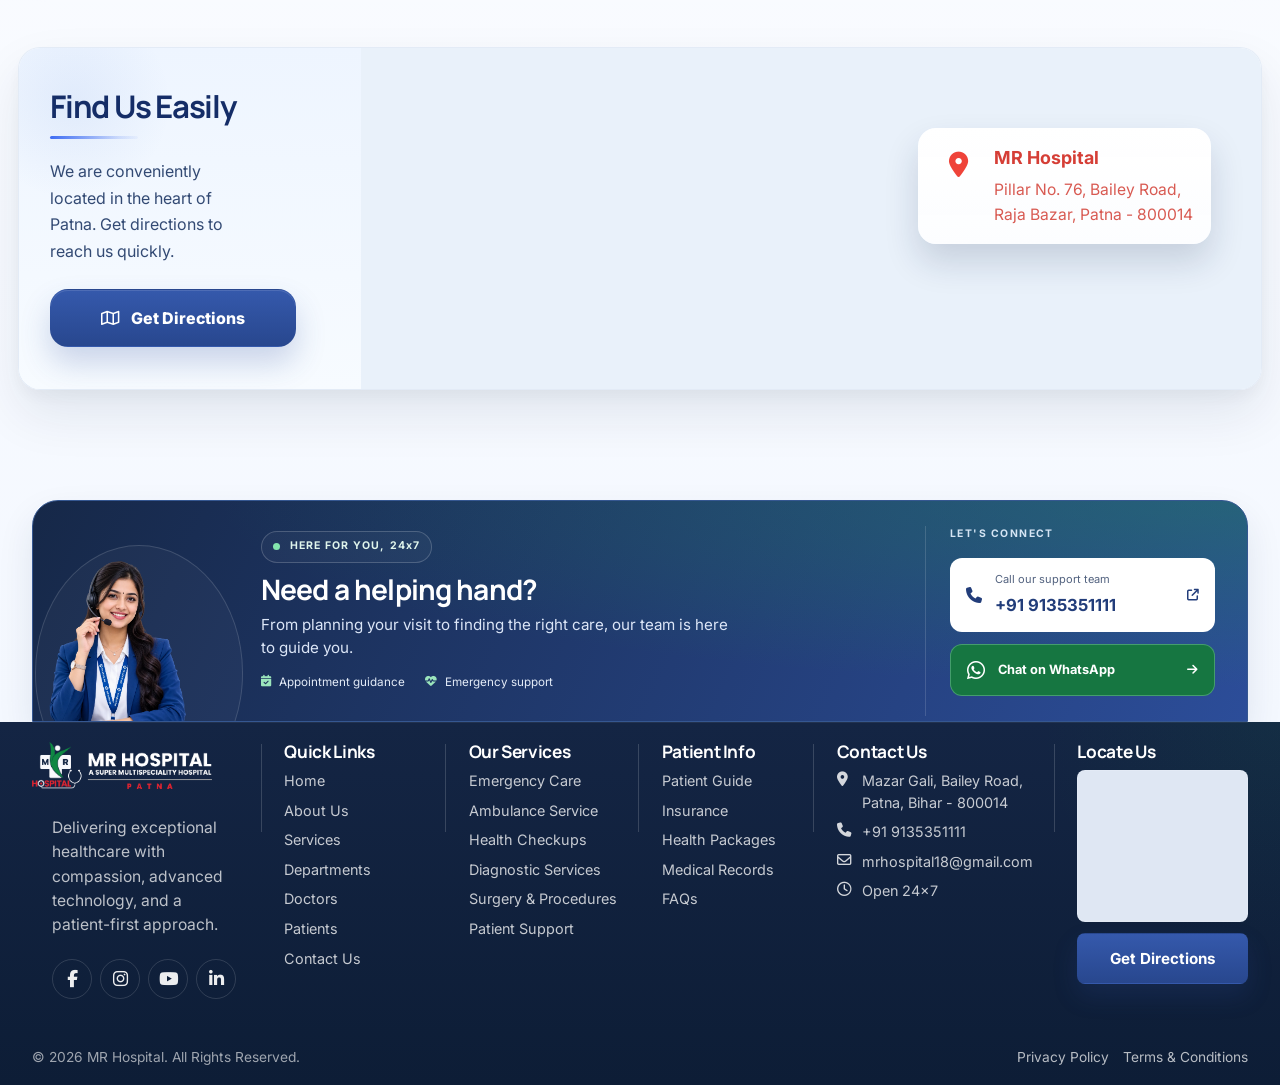
<file: contact.html>
<!DOCTYPE html>
<html lang="en">
<head>
  <meta charset="UTF-8">
  <meta name="viewport" content="width=device-width, initial-scale=1.0">
  <title>Contact MR Hospital Patna | Address, Phone & Emergency Support</title>
  <meta name="description" content="Contact MR Hospital Patna for appointments, support, emergency care, and location details at Mazar Gali, Bailey Road, Patna.">
  <meta name="robots" content="index, follow">
  <meta name="author" content="MR Hospital">
  <meta name="theme-color" content="#0d59ca">
  <meta name="keywords" content="contact MR Hospital, MR Hospital Patna address, Bailey Road hospital contact, emergency hospital phone Patna">
  <meta property="og:locale" content="en_IN">
  <meta property="og:type" content="website">
  <meta property="og:title" content="Contact MR Hospital Patna | Address, Phone & Emergency Support">
  <meta property="og:description" content="Reach MR Hospital Patna for appointments, support, and emergency assistance.">
  <meta property="og:site_name" content="MR Hospital">
  <meta property="og:image" content="assets/images/hero/mr-hospital-hero-building.png">
  <meta name="twitter:card" content="summary_large_image">
  <meta name="twitter:title" content="Contact MR Hospital Patna | Address, Phone & Emergency Support">
  <meta name="twitter:description" content="Get MR Hospital Patna contact details, emergency phone number, and location information.">
  <meta name="twitter:image" content="assets/images/hero/mr-hospital-hero-building.png">
  <link rel="preconnect" href="https://fonts.googleapis.com">
  <link rel="preconnect" href="https://fonts.gstatic.com" crossorigin>
  <link href="https://fonts.googleapis.com/css2?family=Inter:wght@400;500;600;700;800&family=Manrope:wght@700;800&display=swap" rel="stylesheet">
  <link rel="stylesheet" href="https://cdnjs.cloudflare.com/ajax/libs/font-awesome/6.7.2/css/all.min.css" integrity="sha512-Evv84Mr4kqVGRNSgIGL/F/aIDqQb7xQ2vcrdIwxfjThSH8CSR7PBEakCr51Ck+w+/U6swU2Im1vVX0SVk9ABhg==" crossorigin="anonymous" referrerpolicy="no-referrer">
  <link rel="icon" type="image/svg+xml" href="assets/images/logo/favicon.svg">
  <link rel="icon" type="image/png" href="assets/images/logo/favicon.png">
  <link rel="apple-touch-icon" href="assets/images/logo/favicon.png">
  <link rel="stylesheet" href="assets/css/style.css">
  <link rel="stylesheet" href="assets/css/animations.css">
  <link rel="stylesheet" href="assets/css/responsive.css">
  <link rel="stylesheet" href="assets/css/support-assistance.css">
  <link rel="stylesheet" href="assets/css/departments-hero.css">
</head>
<body>
  <a class="skip-link" href="#main-content">Skip to content</a>
  <header class="site-header" id="top">
    <div class="topbar">
      <div class="container topbar__inner">
        <div class="topbar__info">
          <p><i class="fa-solid fa-shield-heart topbar__fa" aria-hidden="true"></i>24 x 7 Emergency Care</p>
          <p><i class="fa-solid fa-location-dot topbar__fa" aria-hidden="true"></i>Mazar Gali, Bailey Road, Patna - 800014</p>
          <a href="tel:+919135351111"><i class="fa-solid fa-headset topbar__fa" aria-hidden="true"></i>+91 9135351111</a>
          <a href="mailto:mrhospital18@gmail.com"><i class="fa-regular fa-envelope topbar__fa" aria-hidden="true"></i>mrhospital18@gmail.com</a>
        </div>
        <div class="topbar__links">
          <a href="#top"><i class="fa-solid fa-arrow-right-to-bracket topbar__fa" aria-hidden="true"></i>Login</a>
          <a href="https://www.facebook.com/profile.php?id=61553576348614" aria-label="Facebook" class="topbar__social-link" target="_blank" rel="noopener noreferrer"><i class="fa-brands fa-facebook-f topbar__social-icon" aria-hidden="true"></i></a>
          <a href="https://www.instagram.com/mrhospitalpatna2023/" aria-label="Instagram" class="topbar__social-link" target="_blank" rel="noopener noreferrer"><i class="fa-brands fa-instagram topbar__social-icon" aria-hidden="true"></i></a>
          <a href="https://www.youtube.com/@mrhospital4179" aria-label="YouTube" class="topbar__social-link" target="_blank" rel="noopener noreferrer"><i class="fa-brands fa-youtube topbar__social-icon" aria-hidden="true"></i></a>
        </div>
      </div>
    </div>
    <div class="header-nav" data-sticky-header>
      <div class="container header-nav__inner">
        <a class="brand" href="index.html" aria-label="MR Hospital home">
          <img class="brand__logo" src="assets/images/logo/mr-hospital-logo-new.png" alt="MR Hospital logo" width="512" height="512">
          <span class="brand__text"><strong>MR HOSPITAL</strong><small>Care Beyond Boundaries</small></span>
        </a>
        <button class="nav-toggle" type="button" aria-expanded="false" aria-controls="primary-menu">
          <span></span><span></span><span></span><span class="sr-only">Toggle navigation</span>
        </button>
        <nav class="primary-nav" aria-label="Primary navigation">
          <ul class="primary-nav__menu" id="primary-menu">
            <li><a href="index.html">Home</a></li>
            <li><a href="about.html">About</a></li>
            <li><a href="departments.html">Departments</a></li>
            <li><a href="services.html">Services</a></li>
            <li><a href="doctors.html">Doctors</a></li>
            <li><a href="gallery.html">Gallery</a></li>
            <li><a href="career.html">Career</a></li>
            <li><a href="contact.html" aria-current="page">Contact</a></li>
          </ul>
        </nav>
        <div class="header-actions">
          <a class="btn btn-emergency" href="tel:+919135351111">Emergency</a>
          <a class="btn btn-primary" href="appointment.html">Book Appointment</a>
        </div>
      </div>
    </div>
  </header>
  <main class="inner-page care-page contact-page" id="main-content">
    <section class="departments-hero">
      <div class="departments-hero__shell reveal">
        <div class="departments-hero__visual">
          <div class="departments-hero__image-wrap">
            <img src="assets/images/hero/mr-hospital-hero-building.webp" alt="Exterior of MR Hospital Patna" width="1536" height="1024" fetchpriority="high" decoding="async">
          </div>
        </div>
        <div class="departments-hero__content">
          <div class="departments-hero__content-inner">
            <h1><span>Contact</span><span class="departments-hero__title-accent">MR Hospital</span></h1>
            <p class="departments-hero__lead">Whether you are planning a consultation, looking for information about our services, or need immediate assistance, the MR Hospital team is here to help. Contact us for appointments, patient support, feedback, ambulance guidance or general enquiries. We will listen carefully, connect you with the right department and help make your next step toward care simple and reassuring.</p>
            <div class="about-hero__features" aria-label="Contact page highlights">
              <article class="about-hero__feature"><div class="about-hero__feature-icon" aria-hidden="true"><i class="fa-solid fa-headset"></i></div><h3>24x7<br>Support</h3></article>
              <article class="about-hero__feature"><div class="about-hero__feature-icon" aria-hidden="true"><i class="fa-solid fa-phone-volume"></i></div><h3>Quick<br>Response</h3></article>
              <article class="about-hero__feature"><div class="about-hero__feature-icon" aria-hidden="true"><i class="fa-solid fa-location-dot"></i></div><h3>Easy to<br>Reach</h3></article>
              <article class="about-hero__feature"><div class="about-hero__feature-icon" aria-hidden="true"><i class="fa-solid fa-shield-heart"></i></div><h3>Patient<br>First</h3></article>
            </div>
          </div>
        </div>
      </div>
    </section>

    <section class="contact-connect">
      <div class="container">
        <div class="contact-connect__shell reveal">
          <div class="contact-connect__form-panel">
            <div class="contact-connect__head">
              <h2>Send Us a Message</h2>
              <span aria-hidden="true"></span>
            </div>
            <p>Fill out the form below and our team will get back to you.</p>

            <form class="contact-form" action="forms/contact.php" method="post" data-form-validate novalidate>
              <div class="contact-form__grid">
                <label class="contact-form__field">
                  <span class="sr-only">Full Name</span>
                  <input type="text" name="full_name" placeholder="Full Name *" autocomplete="name" maxlength="80" required>
                </label>
                <label class="contact-form__field">
                  <span class="sr-only">Phone Number</span>
                  <input type="tel" name="phone" placeholder="Phone Number *" autocomplete="tel" inputmode="tel" pattern="[0-9+\-\s()]{10,20}" maxlength="20" required>
                </label>
                <label class="contact-form__field contact-form__field--full">
                  <span class="sr-only">Email Address</span>
                  <input type="email" name="email" placeholder="Email Address *" autocomplete="email" maxlength="120" required>
                </label>
                <label class="contact-form__field contact-form__field--full">
                  <span class="sr-only">Subject</span>
                  <select name="subject" required>
                    <option value="" selected disabled>Subject *</option>
                    <option>General Inquiry</option>
                    <option>Appointment Support</option>
                    <option>Emergency Assistance</option>
                    <option>Feedback</option>
                  </select>
                </label>
                <label class="contact-form__field contact-form__field--full">
                  <span class="sr-only">Your Message</span>
                  <textarea name="message" placeholder="Your Message *" rows="6" minlength="20" maxlength="1200" required></textarea>
                </label>
              </div>

              <p class="form-note contact-form__status" data-form-status aria-live="polite"></p>

              <div class="contact-form__actions">
                <label class="contact-form__consent">
                  <input type="checkbox" name="privacy" required>
                  <span>I agree to the <a href="privacy-policy.html">Privacy Policy</a></span>
                </label>

                <button class="btn btn-primary contact-form__submit" type="submit">
                  <i class="fa-regular fa-paper-plane" aria-hidden="true"></i>
                  <span>Send Message</span>
                </button>
              </div>
            </form>
          </div>

          <aside class="contact-connect__info-panel">
            <div class="contact-connect__head">
              <h2>Contact Information</h2>
              <span aria-hidden="true"></span>
            </div>

            <div class="contact-details">
              <article class="contact-detail-item">
                <div class="contact-detail-item__icon" aria-hidden="true"><i class="fa-solid fa-location-dot"></i></div>
                <div>
                  <h3>Hospital Address</h3>
                  <p>Pillar No. 76, Bailey Road,<br>Raja Bazar, Patna - 800014<br>Bihar, India</p>
                </div>
              </article>

              <article class="contact-detail-item">
                <div class="contact-detail-item__icon" aria-hidden="true"><i class="fa-solid fa-phone"></i></div>
                <div>
                  <h3>Phone Number</h3>
                  <a href="tel:+919135351111">+91 9135351111</a>
                  <p>(24x7 Helpline)</p>
                </div>
              </article>

              <article class="contact-detail-item">
                <div class="contact-detail-item__icon" aria-hidden="true"><i class="fa-regular fa-envelope"></i></div>
                <div>
                  <h3>Email Address</h3>
                  <a href="mailto:mrhospital18@gmail.com">mrhospital18@gmail.com</a>
                </div>
              </article>

              <article class="contact-detail-item">
                <div class="contact-detail-item__icon" aria-hidden="true"><i class="fa-regular fa-clock"></i></div>
                <div>
                  <h3>Working Hours</h3>
                  <p>Open 24x7<br>All days of the week</p>
                </div>
              </article>
            </div>

            <div class="contact-emergency-card">
              <div class="contact-emergency-card__icon" aria-hidden="true"><i class="fa-solid fa-truck-medical"></i></div>
              <div>
                <h3>Medical Emergency?</h3>
                <p>Our emergency team is available 24x7</p>
                <a href="tel:+919135351111">Call +91 9135351111</a>
              </div>
            </div>
          </aside>
        </div>
      </div>
    </section>

    <section class="contact-map-showcase">
      <div class="container">
        <div class="contact-map-showcase__shell reveal">
          <div class="contact-map-showcase__content">
            <h2>Find Us Easily</h2>
            <span class="contact-map-showcase__divider" aria-hidden="true"></span>
            <p>We are conveniently located in the heart of Patna. Get directions to reach us quickly.</p>
            <a class="btn btn-primary contact-map-showcase__cta" href="https://www.google.com/maps/dir/?api=1&destination=MR+HOSPITAL+PATNA" target="_blank" rel="noopener noreferrer">
              <i class="fa-regular fa-map" aria-hidden="true"></i>
              <span>Get Directions</span>
            </a>
          </div>

          <div class="contact-map-showcase__map-card">
            <iframe src="https://www.google.com/maps/embed?pb=!1m18!1m12!1m3!1d3597.996483004668!2d85.08810217485073!3d25.605033115062184!2m3!1f0!2f0!3f0!3m2!1i1024!2i768!4f13.1!3m3!1m2!1s0x39ed57b881ea3aad%3A0x2b7ec10907c1d8ed!2sMR%20HOSPITAL%20PATNA!5e0!3m2!1sen!2sin!4v1785693603904!5m2!1sen!2sin" loading="lazy" referrerpolicy="strict-origin-when-cross-origin" title="MR Hospital Patna map"></iframe>
            <div class="contact-map-showcase__marker-card" aria-hidden="true">
              <div class="contact-map-showcase__marker-icon"><i class="fa-solid fa-location-dot"></i></div>
              <div>
                <strong>MR Hospital</strong>
                <p>Pillar No. 76, Bailey Road,<br>Raja Bazar, Patna - 800014</p>
              </div>
            </div>
          </div>
        </div>
      </div>
    </section>

    <section class="support-assistance" aria-labelledby="support-assistance-title">
      <div class="container">
        <div class="support-assistance__panel">
          <div class="support-assistance__portrait">
            <img src="assets/images/contact/contact-support-agent.webp" alt="Patient support representative illustration" width="1344" height="1555" loading="lazy" decoding="async">
          </div>
          <div class="support-assistance__copy">
            <span class="support-assistance__badge"><span aria-hidden="true"></span> HERE FOR YOU, 24x7</span>
            <h2 id="support-assistance-title">Need a helping hand?</h2>
            <p>From planning your visit to finding the right care, our team is here to guide you.</p>
            <div class="support-assistance__details">
              <span><i class="fa-solid fa-calendar-check" aria-hidden="true"></i> Appointment guidance</span>
              <span><i class="fa-solid fa-heart-pulse" aria-hidden="true"></i> Emergency support</span>
            </div>
          </div>
          <div class="support-assistance__actions">
            <span class="support-assistance__label">LET'S CONNECT</span>
            <a class="support-assistance__call" href="tel:+919135351111">
              <i class="fa-solid fa-phone" aria-hidden="true"></i>
              <span><small>Call our support team</small><strong>+91 9135351111</strong></span>
              <i class="fa-solid fa-arrow-up-right-from-square" aria-hidden="true"></i>
            </a>
            <a class="support-assistance__whatsapp" href="https://wa.me/919135351111" target="_blank" rel="noopener noreferrer">
              <i class="fa-brands fa-whatsapp" aria-hidden="true"></i>
              <span>Chat on WhatsApp</span>
              <i class="fa-solid fa-arrow-right" aria-hidden="true"></i>
            </a>
          </div>
        </div>
      </div>
    </section>
  </main>
  <footer class="site-footer">
    <div class="container footer-grid">
      <div class="footer-brand">
        <a class="footer-brand__logo" href="index.html" aria-label="MR Hospital home"><img src="assets/images/logo/mr-hospital-footer-logo.png" alt="MR Hospital logo" width="512" height="512" loading="lazy"></a>
        <p>Delivering exceptional healthcare with compassion, advanced technology, and a patient-first approach.</p>
        <div class="footer-socials">
          <a href="https://www.facebook.com/profile.php?id=61553576348614" aria-label="Facebook" target="_blank" rel="noopener noreferrer"><i class="fa-brands fa-facebook-f" aria-hidden="true"></i></a>
          <a href="https://www.instagram.com/mrhospitalpatna2023/" aria-label="Instagram" target="_blank" rel="noopener noreferrer"><i class="fa-brands fa-instagram" aria-hidden="true"></i></a>
          <a href="https://www.youtube.com/@mrhospital4179" aria-label="YouTube" target="_blank" rel="noopener noreferrer"><i class="fa-brands fa-youtube" aria-hidden="true"></i></a>
          <a href="#top" aria-label="LinkedIn"><i class="fa-brands fa-linkedin-in" aria-hidden="true"></i></a>
        </div>
      </div>
      <div class="footer-links"><h3>Quick Links</h3><ul><li><a href="index.html">Home</a></li><li><a href="about.html">About Us</a></li><li><a href="services.html">Services</a></li><li><a href="departments.html">Departments</a></li><li><a href="doctors.html">Doctors</a></li><li><a href="contact.html">Patients</a></li><li><a href="contact.html">Contact Us</a></li></ul></div>
      <div class="footer-services"><h3>Our Services</h3><ul><li><a href="services.html">Emergency Care</a></li><li><a href="services.html">Ambulance Service</a></li><li><a href="services.html">Health Checkups</a></li><li><a href="services.html">Diagnostic Services</a></li><li><a href="services.html">Surgery &amp; Procedures</a></li><li><a href="services.html">Patient Support</a></li></ul></div>
      <div class="footer-info"><h3>Patient Info</h3><ul><li><a href="contact.html">Patient Guide</a></li><li><a href="contact.html">Insurance</a></li><li><a href="departments.html">Health Packages</a></li><li><a href="contact.html">Medical Records</a></li><li><a href="contact.html">FAQs</a></li></ul></div>
      <div class="footer-contact"><h3>Contact Us</h3><ul><li><i class="fa-solid fa-location-dot" aria-hidden="true"></i><span>Mazar Gali, Bailey Road,<br>Patna, Bihar - 800014</span></li><li><i class="fa-solid fa-phone" aria-hidden="true"></i><a href="tel:+919135351111">+91 9135351111</a></li><li><i class="fa-regular fa-envelope" aria-hidden="true"></i><a href="mailto:mrhospital18@gmail.com">mrhospital18@gmail.com</a></li><li><i class="fa-regular fa-clock" aria-hidden="true"></i><span>Open 24x7</span></li></ul></div>
      <div class="footer-map"><h3>Locate Us</h3><div class="footer-map__card" aria-label="Map preview of MR Hospital location"><iframe src="https://www.google.com/maps/embed?pb=!1m18!1m12!1m3!1d3597.996483004668!2d85.08810217485073!3d25.605033115062184!2m3!1f0!2f0!3f0!3m2!1i1024!2i768!4f13.1!3m3!1m2!1s0x39ed57b881ea3aad%3A0x2b7ec10907c1d8ed!2sMR%20HOSPITAL%20PATNA!5e0!3m2!1sen!2sin!4v1785693603904!5m2!1sen!2sin" width="600" height="450" style="border:0;" allowfullscreen="" loading="lazy" referrerpolicy="strict-origin-when-cross-origin" title="MR Hospital Patna location map"></iframe></div><a class="btn btn-primary footer-map__directions" href="https://www.google.com/maps/dir/?api=1&destination=MR+HOSPITAL+PATNA" target="_blank" rel="noopener noreferrer">Get Directions</a></div>
    </div>
    <div class="footer-bottom"><div class="container footer-bottom__inner"><p>&copy; 2026 MR Hospital. All Rights Reserved.</p><div class="footer-bottom__links"><a href="privacy-policy.html">Privacy Policy</a><a href="terms-conditions.html">Terms &amp; Conditions</a></div></div></div>
  </footer>
  <script src="assets/js/departments.js" defer></script>
  <script src="assets/js/doctors.js" defer></script>
  <script src="assets/js/main.js" defer></script>
  <script src="assets/js/forms.js" defer></script>
</body>
</html>
</file>
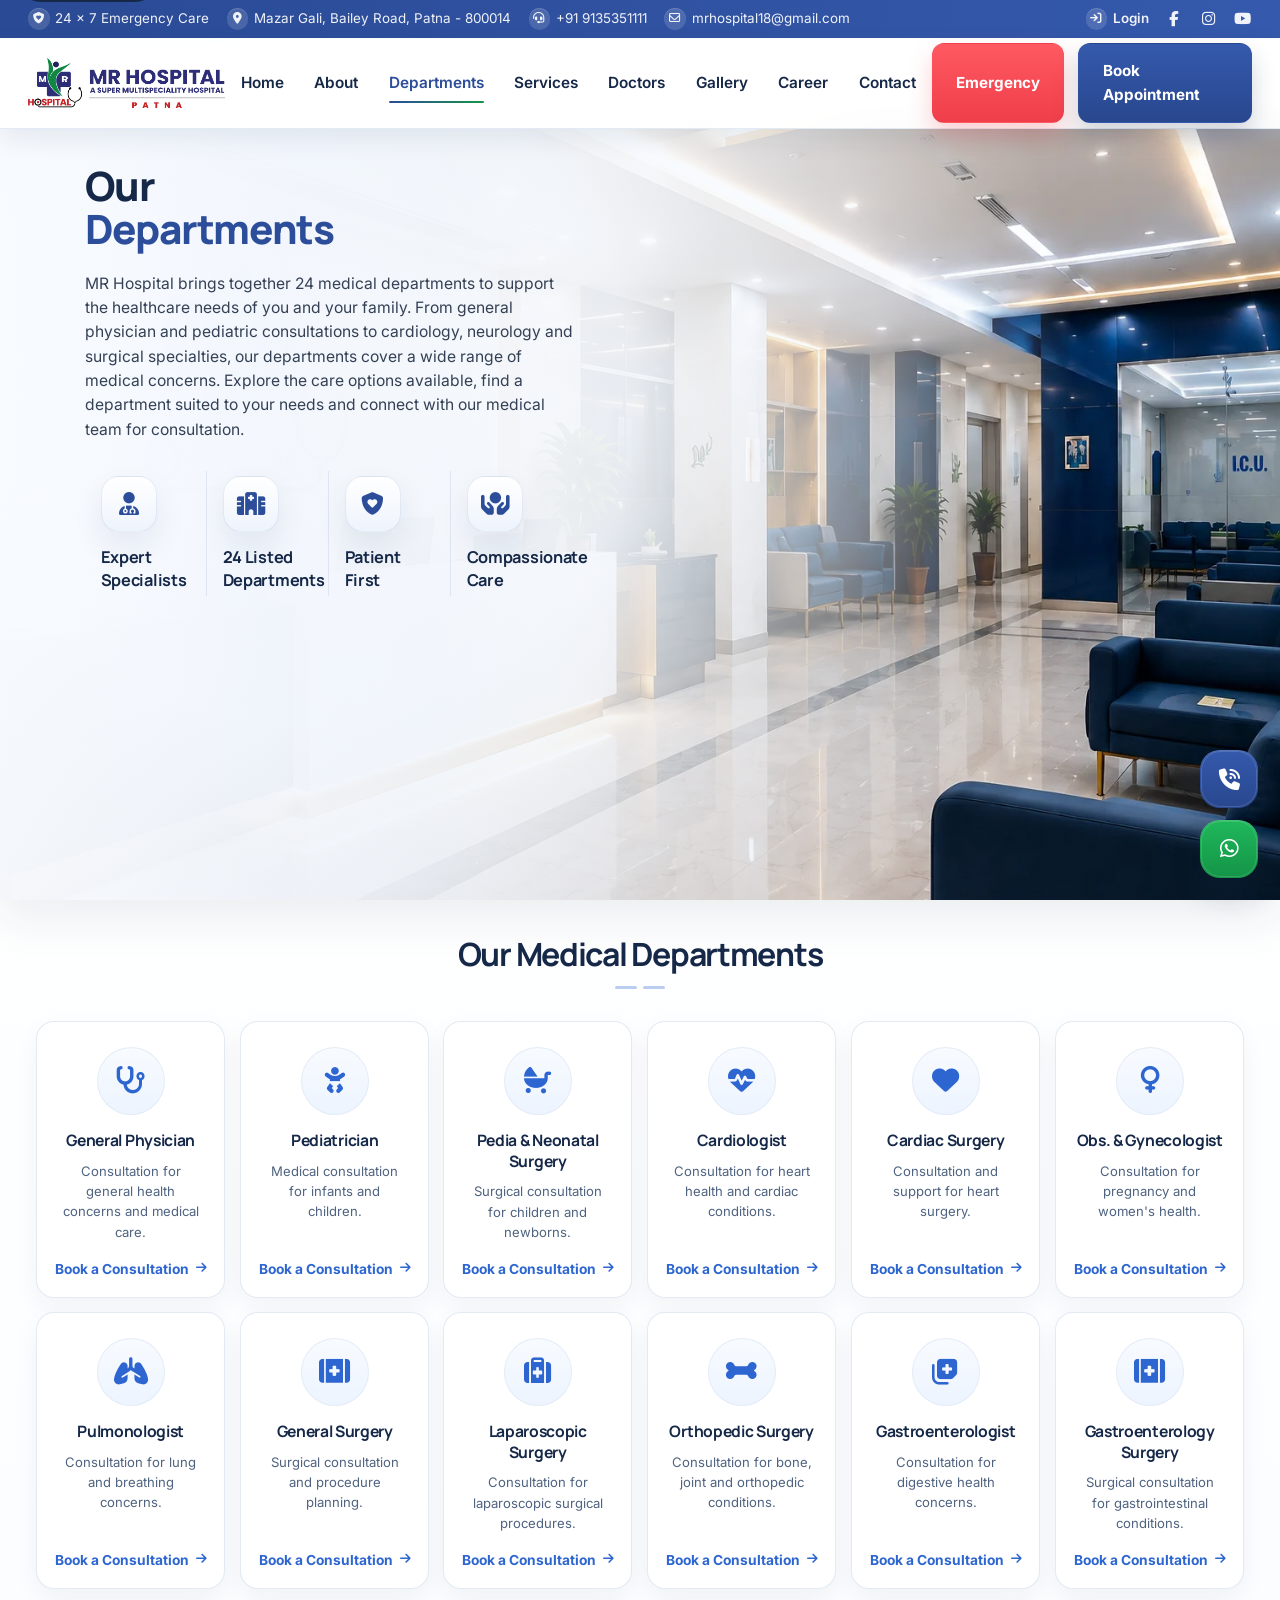
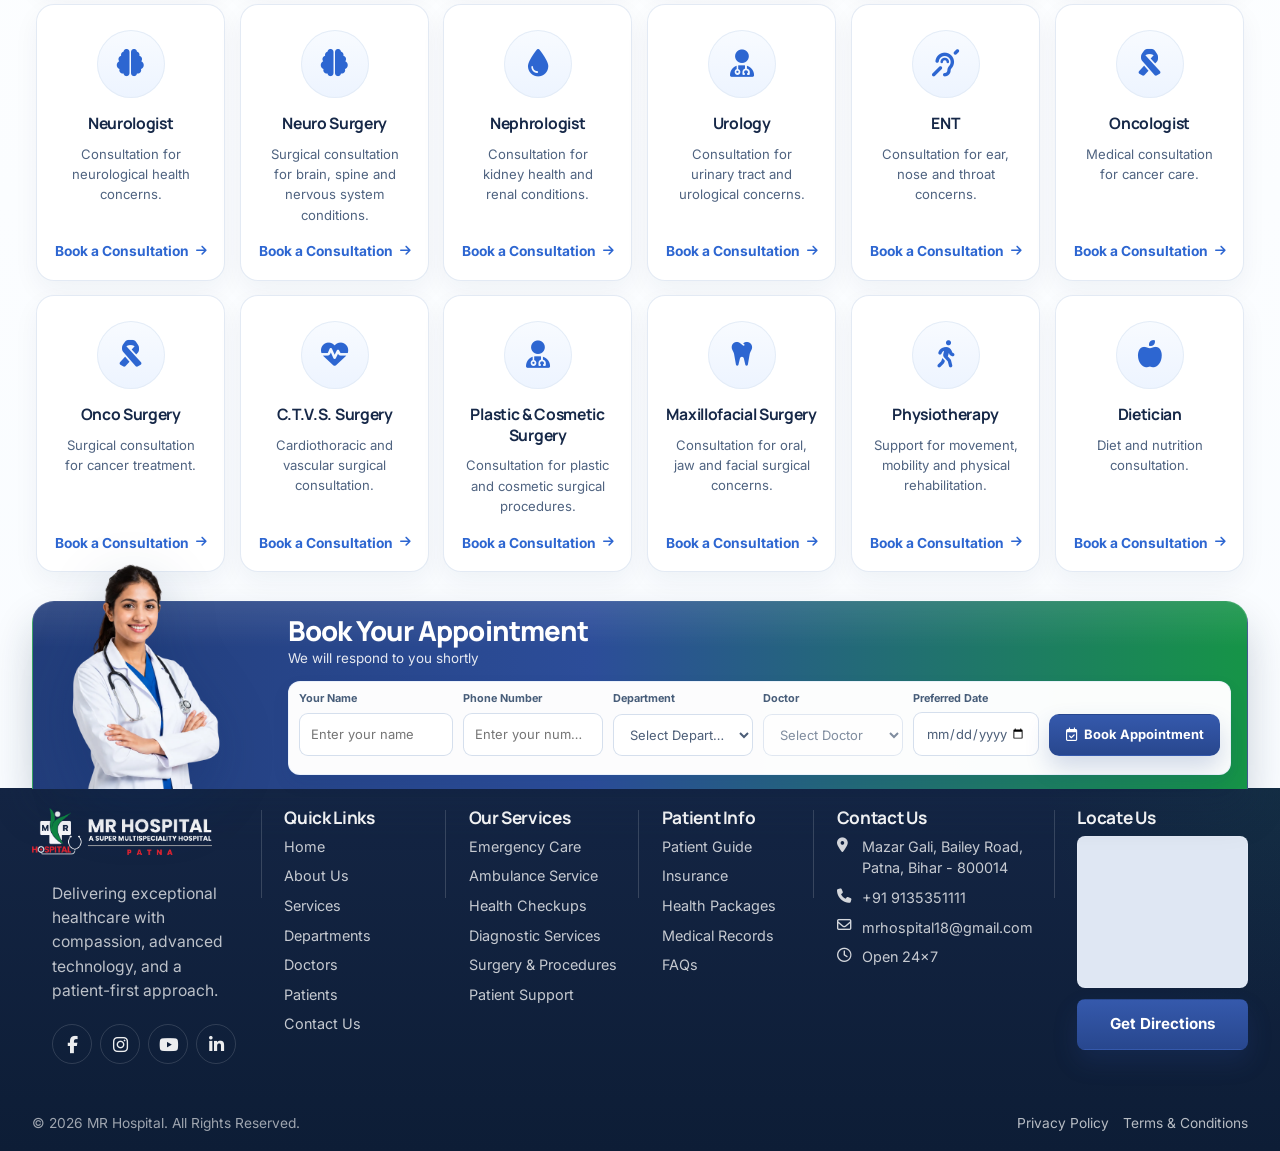
<file: departments.html>
<!DOCTYPE html>
<html lang="en">
<head>
  <meta charset="UTF-8">
  <meta name="viewport" content="width=device-width, initial-scale=1.0">
  <title>Departments at MR Hospital Patna</title>
  <meta name="description" content="Explore 24 medical departments at MR Hospital Patna, including physician care, pediatrics, cardiology, neurology and surgical specialties.">
  <meta name="robots" content="index, follow">
  <meta name="author" content="MR Hospital">
  <meta name="theme-color" content="#0d59ca">
  <meta name="keywords" content="MR Hospital departments, hospital departments Patna, specialist departments Bailey Road Patna">
  <meta property="og:locale" content="en_IN">
  <meta property="og:type" content="website">
  <meta property="og:title" content="Departments at MR Hospital Patna">
  <meta property="og:description" content="Browse departments and speciality care options at MR Hospital Patna.">
  <meta property="og:site_name" content="MR Hospital">
  <meta property="og:image" content="assets/images/hospital/about-showcase-building.png">
  <meta name="twitter:card" content="summary_large_image">
  <meta name="twitter:title" content="Departments at MR Hospital Patna">
  <meta name="twitter:description" content="Explore multi-speciality departments available at MR Hospital Patna.">
  <meta name="twitter:image" content="assets/images/hospital/about-showcase-building.png">
  <link rel="preconnect" href="https://fonts.googleapis.com">
  <link rel="preconnect" href="https://fonts.gstatic.com" crossorigin>
  <link href="https://fonts.googleapis.com/css2?family=Inter:wght@400;500;600;700;800&family=Manrope:wght@700;800&display=swap" rel="stylesheet">
  <link rel="stylesheet" href="https://cdnjs.cloudflare.com/ajax/libs/font-awesome/6.7.2/css/all.min.css" integrity="sha512-Evv84Mr4kqVGRNSgIGL/F/aIDqQb7xQ2vcrdIwxfjThSH8CSR7PBEakCr51Ck+w+/U6swU2Im1vVX0SVk9ABhg==" crossorigin="anonymous" referrerpolicy="no-referrer">
  <link rel="icon" type="image/svg+xml" href="assets/images/logo/favicon.svg">
  <link rel="icon" type="image/png" href="assets/images/logo/favicon.png">
  <link rel="apple-touch-icon" href="assets/images/logo/favicon.png">
  <link rel="stylesheet" href="assets/css/style.css">
  <link rel="stylesheet" href="assets/css/animations.css">
  <link rel="stylesheet" href="assets/css/responsive.css">
  <link rel="stylesheet" href="assets/css/departments-hero.css">
</head>
<body>
  <a class="skip-link" href="#main-content">Skip to content</a>

  <header class="site-header" id="top">
    <div class="topbar">
      <div class="container topbar__inner">
        <div class="topbar__info">
          <p><i class="fa-solid fa-shield-heart topbar__fa" aria-hidden="true"></i>24 x 7 Emergency Care</p>
          <p><i class="fa-solid fa-location-dot topbar__fa" aria-hidden="true"></i>Mazar Gali, Bailey Road, Patna - 800014</p>
          <a href="tel:+919135351111"><i class="fa-solid fa-headset topbar__fa" aria-hidden="true"></i>+91 9135351111</a>
          <a href="mailto:mrhospital18@gmail.com"><i class="fa-regular fa-envelope topbar__fa" aria-hidden="true"></i>mrhospital18@gmail.com</a>
        </div>
        <div class="topbar__links">
          <a href="#top"><i class="fa-solid fa-arrow-right-to-bracket topbar__fa" aria-hidden="true"></i>Login</a>
          <a href="https://www.facebook.com/profile.php?id=61553576348614" aria-label="Facebook" class="topbar__social-link" target="_blank" rel="noopener noreferrer"><i class="fa-brands fa-facebook-f topbar__social-icon" aria-hidden="true"></i></a>
          <a href="https://www.instagram.com/mrhospitalpatna2023/" aria-label="Instagram" class="topbar__social-link" target="_blank" rel="noopener noreferrer"><i class="fa-brands fa-instagram topbar__social-icon" aria-hidden="true"></i></a>
          <a href="https://www.youtube.com/@mrhospital4179" aria-label="YouTube" class="topbar__social-link" target="_blank" rel="noopener noreferrer"><i class="fa-brands fa-youtube topbar__social-icon" aria-hidden="true"></i></a>
        </div>
      </div>
    </div>

    <div class="header-nav" data-sticky-header>
      <div class="container header-nav__inner">
        <a class="brand" href="index.html" aria-label="MR Hospital home">
          <img class="brand__logo" src="assets/images/logo/mr-hospital-logo-new.png" alt="MR Hospital logo" width="512" height="512">
          <span class="brand__text">
            <strong>MR HOSPITAL</strong>
            <small>Care Beyond Boundaries</small>
          </span>
        </a>

        <button class="nav-toggle" type="button" aria-expanded="false" aria-controls="primary-menu">
          <span></span>
          <span></span>
          <span></span>
          <span class="sr-only">Toggle navigation</span>
        </button>

        <nav class="primary-nav" aria-label="Primary navigation">
          <ul class="primary-nav__menu" id="primary-menu">
            <li><a href="index.html">Home</a></li>
            <li><a href="about.html">About</a></li>
            <li><a href="departments.html" aria-current="page">Departments</a></li>
            <li><a href="services.html">Services</a></li>
            <li><a href="doctors.html">Doctors</a></li>
            <li><a href="gallery.html">Gallery</a></li>
            <li><a href="career.html">Career</a></li>
            <li><a href="contact.html">Contact</a></li>
          </ul>
        </nav>

        <div class="header-actions">
          <a class="btn btn-emergency" href="tel:+919135351111">Emergency</a>
          <a class="btn btn-primary" href="appointment.html">Book Appointment</a>
        </div>
      </div>
    </div>
  </header>

  <main class="inner-page departments-page" id="main-content">
    <section class="departments-hero">
      <div class="departments-hero__shell reveal">
        <div class="departments-hero__visual">
          <div class="departments-hero__image-wrap">
            <img src="assets/images/departments/departments-hero-reception.webp" alt="MR Hospital reception lobby and departments entrance" width="1536" height="1024">
          </div>
        </div>

        <div class="departments-hero__content">
          <div class="departments-hero__content-inner">
            <h1><span>Our</span><span class="departments-hero__title-accent">Departments</span></h1>
            <p class="departments-hero__lead">MR Hospital brings together 24 medical departments to support the healthcare needs of you and your family. From general physician and pediatric consultations to cardiology, neurology and surgical specialties, our departments cover a wide range of medical concerns. Explore the care options available, find a department suited to your needs and connect with our medical team for consultation.</p>
            <div class="about-hero__features" aria-label="Department page highlights"><article class="about-hero__feature"><div class="about-hero__feature-icon" aria-hidden="true"><i class="fa-solid fa-user-doctor"></i></div><h3>Expert<br>Specialists</h3></article><article class="about-hero__feature"><div class="about-hero__feature-icon" aria-hidden="true"><i class="fa-solid fa-hospital"></i></div><h3>24 Listed<br>Departments</h3></article><article class="about-hero__feature"><div class="about-hero__feature-icon" aria-hidden="true"><i class="fa-solid fa-shield-heart"></i></div><h3>Patient<br>First</h3></article><article class="about-hero__feature"><div class="about-hero__feature-icon" aria-hidden="true"><i class="fa-solid fa-hands-holding-circle"></i></div><h3>Compassionate<br>Care</h3></article></div>
          </div>
        </div>
      </div>
    </section>

    <section class="departments-explore section" id="medical-departments">
      <div class="container">
        <div class="departments-explore__head reveal">
          <h2>Our Medical Departments</h2>
          <div class="departments-explore__divider" aria-hidden="true"><span></span><span></span></div>
        </div>
        <div class="departments-explore__grid">
          <article class="department-showcase-card reveal" data-department>
            <div class="department-showcase-card__icon" aria-hidden="true"><i class="fa-solid fa-stethoscope"></i></div>
            <h3>General Physician</h3>
            <p>Consultation for general health concerns and medical care.</p>
            <a href="appointment.html?department=General+Physician">Book a Consultation <i class="fa-solid fa-arrow-right" aria-hidden="true"></i></a>
          </article>
          <article class="department-showcase-card reveal" data-department>
            <div class="department-showcase-card__icon" aria-hidden="true"><i class="fa-solid fa-baby"></i></div>
            <h3>Pediatrician</h3>
            <p>Medical consultation for infants and children.</p>
            <a href="appointment.html?department=Pediatrician">Book a Consultation <i class="fa-solid fa-arrow-right" aria-hidden="true"></i></a>
          </article>
          <article class="department-showcase-card reveal" data-department>
            <div class="department-showcase-card__icon" aria-hidden="true"><i class="fa-solid fa-baby-carriage"></i></div>
            <h3>Pedia &amp; Neonatal Surgery</h3>
            <p>Surgical consultation for children and newborns.</p>
            <a href="appointment.html?department=Pedia+%26+Neonatal+Surgery">Book a Consultation <i class="fa-solid fa-arrow-right" aria-hidden="true"></i></a>
          </article>
          <article class="department-showcase-card reveal" data-department>
            <div class="department-showcase-card__icon" aria-hidden="true"><i class="fa-solid fa-heart-pulse"></i></div>
            <h3>Cardiologist</h3>
            <p>Consultation for heart health and cardiac conditions.</p>
            <a href="appointment.html?department=Cardiologist">Book a Consultation <i class="fa-solid fa-arrow-right" aria-hidden="true"></i></a>
          </article>
          <article class="department-showcase-card reveal" data-department>
            <div class="department-showcase-card__icon" aria-hidden="true"><i class="fa-solid fa-heart"></i></div>
            <h3>Cardiac Surgery</h3>
            <p>Consultation and support for heart surgery.</p>
            <a href="appointment.html?department=Cardiac+Surgery">Book a Consultation <i class="fa-solid fa-arrow-right" aria-hidden="true"></i></a>
          </article>
          <article class="department-showcase-card reveal" data-department>
            <div class="department-showcase-card__icon" aria-hidden="true"><i class="fa-solid fa-venus"></i></div>
            <h3>Obs. &amp; Gynecologist</h3>
            <p>Consultation for pregnancy and women&#x27;s health.</p>
            <a href="appointment.html?department=Obs.+%26+Gynecologist">Book a Consultation <i class="fa-solid fa-arrow-right" aria-hidden="true"></i></a>
          </article>
          <article class="department-showcase-card reveal" data-department>
            <div class="department-showcase-card__icon" aria-hidden="true"><i class="fa-solid fa-lungs"></i></div>
            <h3>Pulmonologist</h3>
            <p>Consultation for lung and breathing concerns.</p>
            <a href="appointment.html?department=Pulmonologist">Book a Consultation <i class="fa-solid fa-arrow-right" aria-hidden="true"></i></a>
          </article>
          <article class="department-showcase-card reveal" data-department>
            <div class="department-showcase-card__icon" aria-hidden="true"><i class="fa-solid fa-kit-medical"></i></div>
            <h3>General Surgery</h3>
            <p>Surgical consultation and procedure planning.</p>
            <a href="appointment.html?department=General+Surgery">Book a Consultation <i class="fa-solid fa-arrow-right" aria-hidden="true"></i></a>
          </article>
          <article class="department-showcase-card reveal" data-department>
            <div class="department-showcase-card__icon" aria-hidden="true"><i class="fa-solid fa-suitcase-medical"></i></div>
            <h3>Laparoscopic Surgery</h3>
            <p>Consultation for laparoscopic surgical procedures.</p>
            <a href="appointment.html?department=Laparoscopic+Surgery">Book a Consultation <i class="fa-solid fa-arrow-right" aria-hidden="true"></i></a>
          </article>
          <article class="department-showcase-card reveal" data-department>
            <div class="department-showcase-card__icon" aria-hidden="true"><i class="fa-solid fa-bone"></i></div>
            <h3>Orthopedic Surgery</h3>
            <p>Consultation for bone, joint and orthopedic conditions.</p>
            <a href="appointment.html?department=Orthopedic+Surgery">Book a Consultation <i class="fa-solid fa-arrow-right" aria-hidden="true"></i></a>
          </article>
          <article class="department-showcase-card reveal" data-department>
            <div class="department-showcase-card__icon" aria-hidden="true"><i class="fa-solid fa-notes-medical"></i></div>
            <h3>Gastroenterologist</h3>
            <p>Consultation for digestive health concerns.</p>
            <a href="appointment.html?department=Gastroenterologist">Book a Consultation <i class="fa-solid fa-arrow-right" aria-hidden="true"></i></a>
          </article>
          <article class="department-showcase-card reveal" data-department>
            <div class="department-showcase-card__icon" aria-hidden="true"><i class="fa-solid fa-kit-medical"></i></div>
            <h3>Gastroenterology Surgery</h3>
            <p>Surgical consultation for gastrointestinal conditions.</p>
            <a href="appointment.html?department=Gastroenterology+Surgery">Book a Consultation <i class="fa-solid fa-arrow-right" aria-hidden="true"></i></a>
          </article>
          <article class="department-showcase-card reveal" data-department>
            <div class="department-showcase-card__icon" aria-hidden="true"><i class="fa-solid fa-brain"></i></div>
            <h3>Neurologist</h3>
            <p>Consultation for neurological health concerns.</p>
            <a href="appointment.html?department=Neurologist">Book a Consultation <i class="fa-solid fa-arrow-right" aria-hidden="true"></i></a>
          </article>
          <article class="department-showcase-card reveal" data-department>
            <div class="department-showcase-card__icon" aria-hidden="true"><i class="fa-solid fa-brain"></i></div>
            <h3>Neuro Surgery</h3>
            <p>Surgical consultation for brain, spine and nervous system conditions.</p>
            <a href="appointment.html?department=Neuro+Surgery">Book a Consultation <i class="fa-solid fa-arrow-right" aria-hidden="true"></i></a>
          </article>
          <article class="department-showcase-card reveal" data-department>
            <div class="department-showcase-card__icon" aria-hidden="true"><i class="fa-solid fa-droplet"></i></div>
            <h3>Nephrologist</h3>
            <p>Consultation for kidney health and renal conditions.</p>
            <a href="appointment.html?department=Nephrologist">Book a Consultation <i class="fa-solid fa-arrow-right" aria-hidden="true"></i></a>
          </article>
          <article class="department-showcase-card reveal" data-department>
            <div class="department-showcase-card__icon" aria-hidden="true"><i class="fa-solid fa-user-doctor"></i></div>
            <h3>Urology</h3>
            <p>Consultation for urinary tract and urological concerns.</p>
            <a href="appointment.html?department=Urology">Book a Consultation <i class="fa-solid fa-arrow-right" aria-hidden="true"></i></a>
          </article>
          <article class="department-showcase-card reveal" data-department>
            <div class="department-showcase-card__icon" aria-hidden="true"><i class="fa-solid fa-ear-deaf"></i></div>
            <h3>ENT</h3>
            <p>Consultation for ear, nose and throat concerns.</p>
            <a href="appointment.html?department=ENT">Book a Consultation <i class="fa-solid fa-arrow-right" aria-hidden="true"></i></a>
          </article>
          <article class="department-showcase-card reveal" data-department>
            <div class="department-showcase-card__icon" aria-hidden="true"><i class="fa-solid fa-ribbon"></i></div>
            <h3>Oncologist</h3>
            <p>Medical consultation for cancer care.</p>
            <a href="appointment.html?department=Oncologist">Book a Consultation <i class="fa-solid fa-arrow-right" aria-hidden="true"></i></a>
          </article>
          <article class="department-showcase-card reveal" data-department>
            <div class="department-showcase-card__icon" aria-hidden="true"><i class="fa-solid fa-ribbon"></i></div>
            <h3>Onco Surgery</h3>
            <p>Surgical consultation for cancer treatment.</p>
            <a href="appointment.html?department=Onco+Surgery">Book a Consultation <i class="fa-solid fa-arrow-right" aria-hidden="true"></i></a>
          </article>
          <article class="department-showcase-card reveal" data-department>
            <div class="department-showcase-card__icon" aria-hidden="true"><i class="fa-solid fa-heart-pulse"></i></div>
            <h3>C.T.V.S. Surgery</h3>
            <p>Cardiothoracic and vascular surgical consultation.</p>
            <a href="appointment.html?department=C.T.V.S.+Surgery">Book a Consultation <i class="fa-solid fa-arrow-right" aria-hidden="true"></i></a>
          </article>
          <article class="department-showcase-card reveal" data-department>
            <div class="department-showcase-card__icon" aria-hidden="true"><i class="fa-solid fa-user-doctor"></i></div>
            <h3>Plastic &amp; Cosmetic Surgery</h3>
            <p>Consultation for plastic and cosmetic surgical procedures.</p>
            <a href="appointment.html?department=Plastic+%26+Cosmetic+Surgery">Book a Consultation <i class="fa-solid fa-arrow-right" aria-hidden="true"></i></a>
          </article>
          <article class="department-showcase-card reveal" data-department>
            <div class="department-showcase-card__icon" aria-hidden="true"><i class="fa-solid fa-tooth"></i></div>
            <h3>Maxillofacial Surgery</h3>
            <p>Consultation for oral, jaw and facial surgical concerns.</p>
            <a href="appointment.html?department=Maxillofacial+Surgery">Book a Consultation <i class="fa-solid fa-arrow-right" aria-hidden="true"></i></a>
          </article>
          <article class="department-showcase-card reveal" data-department>
            <div class="department-showcase-card__icon" aria-hidden="true"><i class="fa-solid fa-person-walking"></i></div>
            <h3>Physiotherapy</h3>
            <p>Support for movement, mobility and physical rehabilitation.</p>
            <a href="appointment.html?department=Physiotherapy">Book a Consultation <i class="fa-solid fa-arrow-right" aria-hidden="true"></i></a>
          </article>
          <article class="department-showcase-card reveal" data-department>
            <div class="department-showcase-card__icon" aria-hidden="true"><i class="fa-solid fa-apple-whole"></i></div>
            <h3>Dietician</h3>
            <p>Diet and nutrition consultation.</p>
            <a href="appointment.html?department=Dietician">Book a Consultation <i class="fa-solid fa-arrow-right" aria-hidden="true"></i></a>
          </article>
        </div>
      </div>
    </section>

    <section class="appointment-home section">
      <div class="container appointment-banner reveal">
        <div class="appointment-banner__visual" aria-hidden="true">
          <img class="appointment-banner__doctor-image" src="assets/images/doctors/appointment-doctor-cutout.webp" alt="" width="1280" height="1280" loading="lazy">
        </div>
        <div class="appointment-banner__content">
          <div class="appointment-banner__head">
            <h2>Book Your Appointment</h2>
            <p>We will respond to you shortly</p>
          </div>
          <form class="appointment-banner__form" action="forms/appointment.php" method="post" data-form-validate>
            <div class="appointment-banner__field">
              <label for="departments-name">Your Name</label>
              <input id="departments-name" name="full_name" type="text" placeholder="Enter your name" required>
            </div>
            <div class="appointment-banner__field">
              <label for="departments-phone">Phone Number</label>
              <input id="departments-phone" name="phone" type="tel" placeholder="Enter your number" required pattern="[0-9+\-\s]{10,}">
            </div>
            <div class="appointment-banner__field">
              <label for="departments-department">Department</label>
              <select id="departments-department" name="department" required>
                  <option value="">Select Department</option>
                </select>
            </div>
            <div class="appointment-banner__field">
              <label for="departments-doctor">Doctor</label>
              <select id="departments-doctor" name="doctor">
                  <option value="">Select Department First</option>
                </select>
            </div>
            <div class="appointment-banner__field appointment-banner__field--date">
              <label for="departments-date">Preferred Date</label>
              <input id="departments-date" name="preferred_date" type="date" required>
            </div>
            <button class="btn btn-primary appointment-banner__submit" type="submit"><i class="fa-regular fa-calendar-check" aria-hidden="true"></i><span>Book Appointment</span></button>
            <p class="form-note" aria-live="polite"></p>
          </form>
        </div>
      </div>
    </section>

  </main>

  <footer class="site-footer">
    <div class="container footer-grid">
      <div class="footer-brand">
        <a class="footer-brand__logo" href="index.html" aria-label="MR Hospital home">
          <img src="assets/images/logo/mr-hospital-footer-logo.png" alt="MR Hospital logo" width="512" height="512" loading="lazy">
        </a>
        <p>Delivering exceptional healthcare with compassion, advanced technology, and a patient-first approach.</p>
        <div class="footer-socials">
          <a href="https://www.facebook.com/profile.php?id=61553576348614" aria-label="Facebook" target="_blank" rel="noopener noreferrer"><i class="fa-brands fa-facebook-f" aria-hidden="true"></i></a>
          <a href="https://www.instagram.com/mrhospitalpatna2023/" aria-label="Instagram" target="_blank" rel="noopener noreferrer"><i class="fa-brands fa-instagram" aria-hidden="true"></i></a>
          <a href="https://www.youtube.com/@mrhospital4179" aria-label="YouTube" target="_blank" rel="noopener noreferrer"><i class="fa-brands fa-youtube" aria-hidden="true"></i></a>
          <a href="#top" aria-label="LinkedIn"><i class="fa-brands fa-linkedin-in" aria-hidden="true"></i></a>
        </div>
      </div>
      <div class="footer-links">
        <h3>Quick Links</h3>
        <ul>
          <li><a href="index.html">Home</a></li>
          <li><a href="about.html">About Us</a></li>
          <li><a href="services.html">Services</a></li>
          <li><a href="departments.html">Departments</a></li>
          <li><a href="doctors.html">Doctors</a></li>
          <li><a href="contact.html">Patients</a></li>
          <li><a href="contact.html">Contact Us</a></li>
        </ul>
      </div>
      <div class="footer-services">
        <h3>Our Services</h3>
        <ul>
          <li><a href="services.html">Emergency Care</a></li>
          <li><a href="services.html">Ambulance Service</a></li>
          <li><a href="services.html">Health Checkups</a></li>
          <li><a href="services.html">Diagnostic Services</a></li>
          <li><a href="services.html">Surgery &amp; Procedures</a></li>
          <li><a href="services.html">Patient Support</a></li>
        </ul>
      </div>
      <div class="footer-info">
        <h3>Patient Info</h3>
        <ul>
          <li><a href="contact.html">Patient Guide</a></li>
          <li><a href="contact.html">Insurance</a></li>
          <li><a href="departments.html">Health Packages</a></li>
          <li><a href="contact.html">Medical Records</a></li>
          <li><a href="contact.html">FAQs</a></li>
        </ul>
      </div>
      <div class="footer-contact">
        <h3>Contact Us</h3>
        <ul>
          <li><i class="fa-solid fa-location-dot" aria-hidden="true"></i><span>Mazar Gali, Bailey Road,<br>Patna, Bihar - 800014</span></li>
          <li><i class="fa-solid fa-phone" aria-hidden="true"></i><a href="tel:+919135351111">+91 9135351111</a></li>
          <li><i class="fa-regular fa-envelope" aria-hidden="true"></i><a href="mailto:mrhospital18@gmail.com">mrhospital18@gmail.com</a></li>
          <li><i class="fa-regular fa-clock" aria-hidden="true"></i><span>Open 24x7</span></li>
        </ul>
      </div>
      <div class="footer-map">
        <h3>Locate Us</h3>
        <div class="footer-map__card" aria-label="Map preview of MR Hospital location">
          <iframe src="https://www.google.com/maps/embed?pb=!1m18!1m12!1m3!1d3597.996483004668!2d85.08810217485073!3d25.605033115062184!2m3!1f0!2f0!3f0!3m2!1i1024!2i768!4f13.1!3m3!1m2!1s0x39ed57b881ea3aad%3A0x2b7ec10907c1d8ed!2sMR%20HOSPITAL%20PATNA!5e0!3m2!1sen!2sin!4v1785693603904!5m2!1sen!2sin" width="600" height="450" style="border:0;" allowfullscreen="" loading="lazy" referrerpolicy="strict-origin-when-cross-origin" title="MR Hospital Patna location map"></iframe>
        </div>
        <a class="btn btn-primary footer-map__directions" href="https://www.google.com/maps/dir/?api=1&destination=MR+HOSPITAL+PATNA" target="_blank" rel="noopener noreferrer">Get Directions</a>
      </div>
    </div>
    <div class="footer-bottom">
      <div class="container footer-bottom__inner">
        <p>&copy; 2026 MR Hospital. All Rights Reserved.</p>
        <div class="footer-bottom__links">
          <a href="privacy-policy.html">Privacy Policy</a>
          <a href="terms-conditions.html">Terms &amp; Conditions</a>
        </div>
      </div>
    </div>
  </footer>

  <script src="assets/js/departments.js" defer></script>
  <script src="assets/js/doctors.js" defer></script>
  <script src="assets/js/main.js" defer></script>
  <script src="assets/js/forms.js" defer></script>
</body>
</html>
</file>
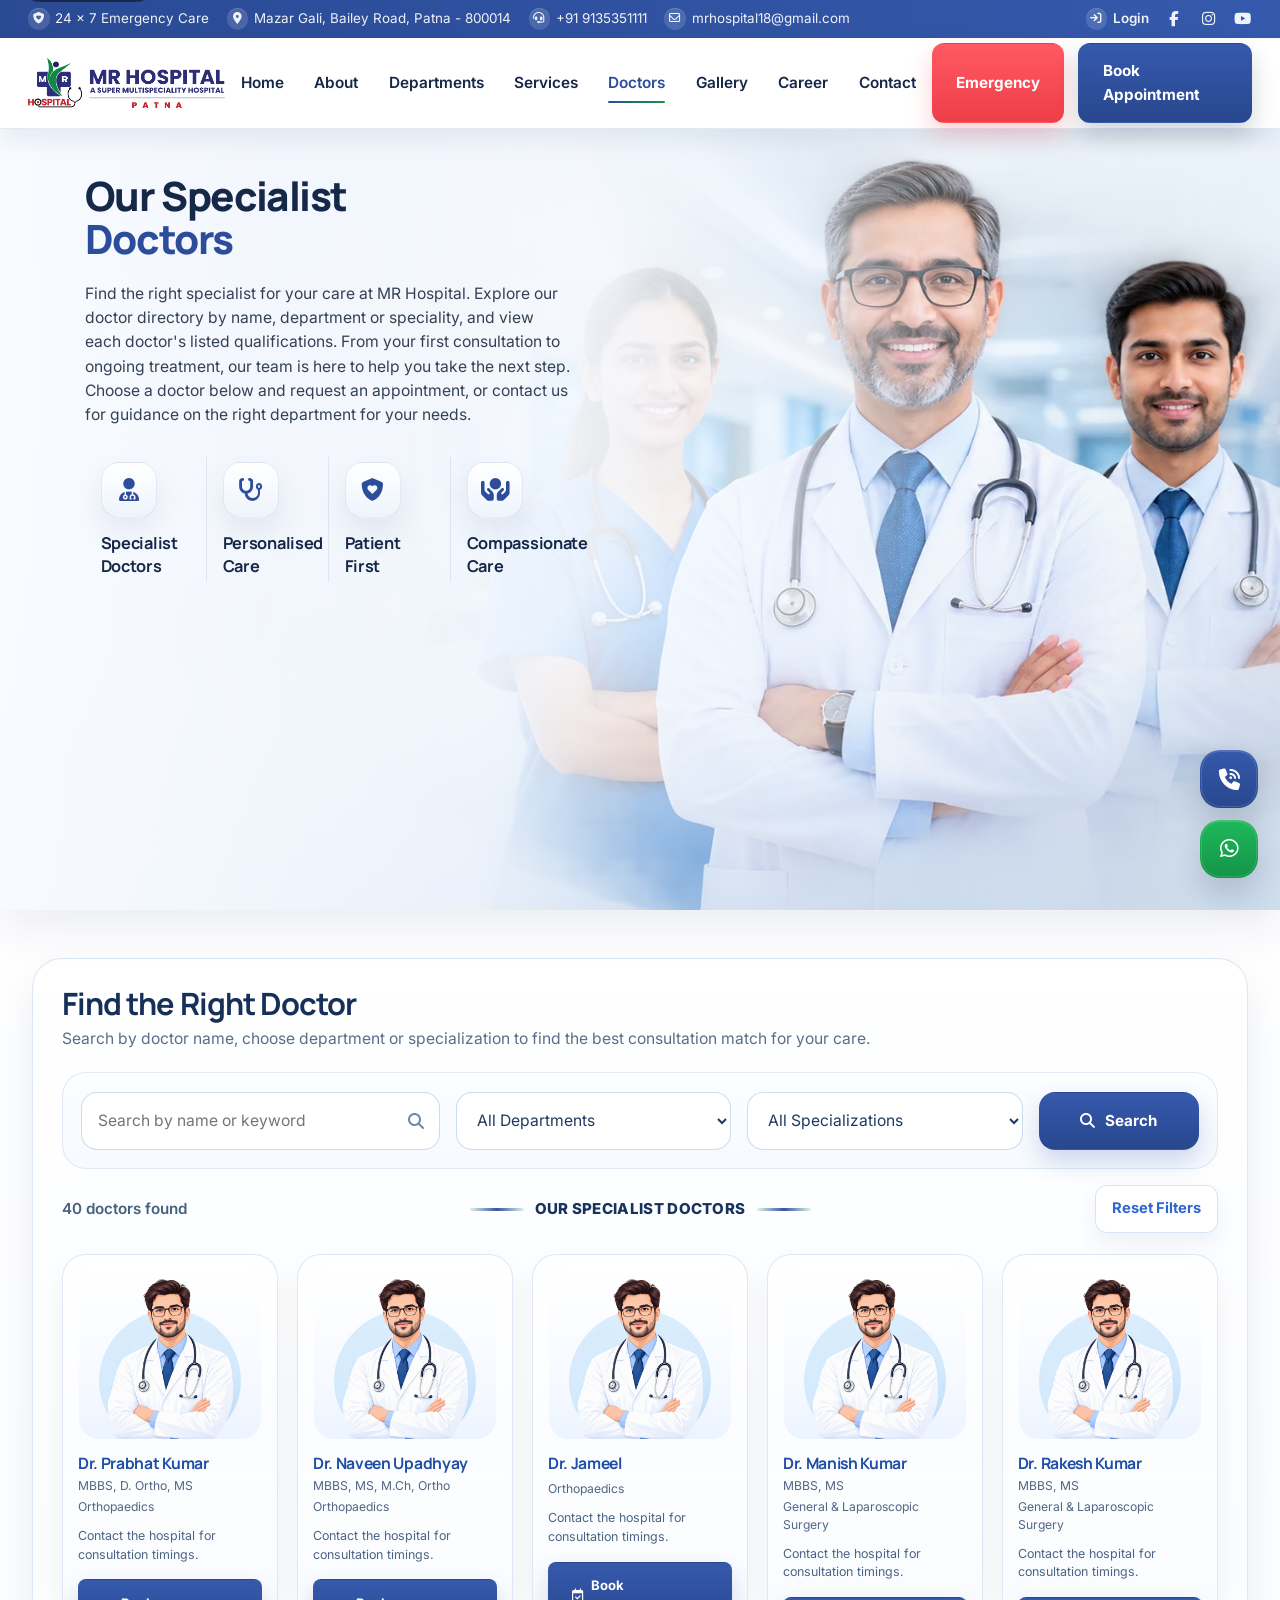
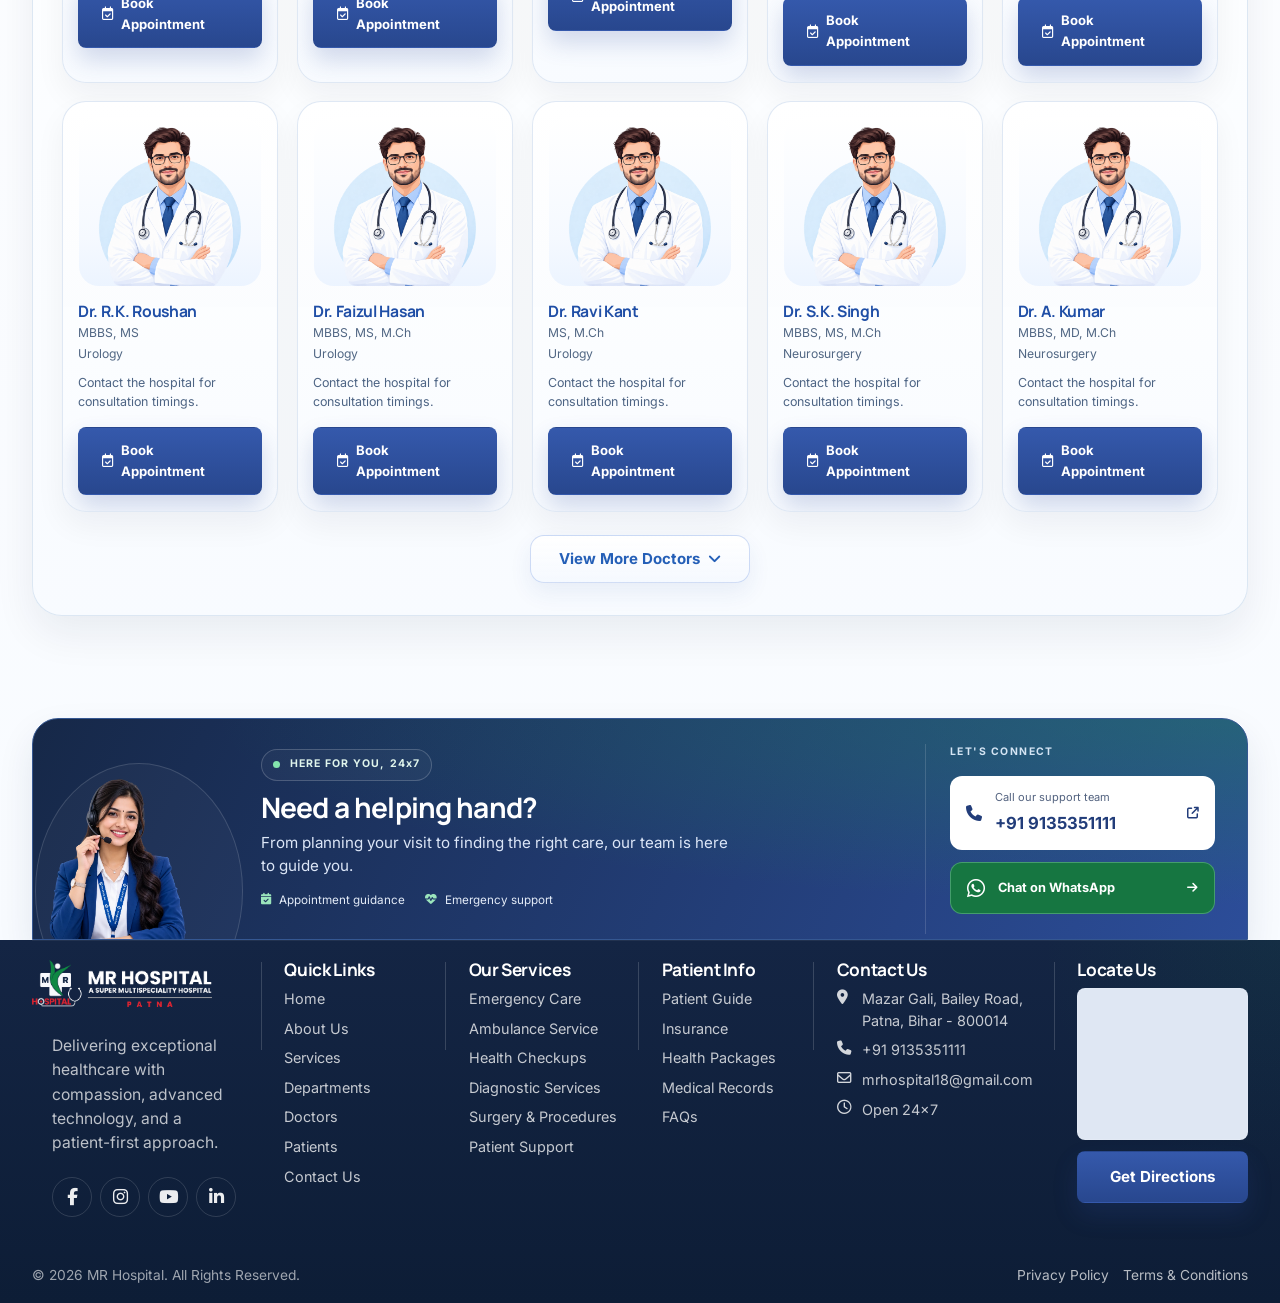
<file: doctors.html>
<!DOCTYPE html>
<html lang="en">
<head>
  <meta charset="UTF-8">
  <meta name="viewport" content="width=device-width, initial-scale=1.0">
  <title>Doctors at MR Hospital Patna | Specialist Consultations</title>
  <meta name="description" content="Browse specialist doctors at MR Hospital Patna and find the right department for consultations, treatment planning, and follow-up care.">
  <meta name="robots" content="index, follow">
  <meta name="author" content="MR Hospital">
  <meta name="theme-color" content="#0d59ca">
  <meta name="keywords" content="MR Hospital doctors, specialist doctors Patna, hospital consultation Patna">
  <meta property="og:locale" content="en_IN">
  <meta property="og:type" content="website">
  <meta property="og:title" content="Doctors at MR Hospital Patna | Specialist Consultations">
  <meta property="og:description" content="Find specialist doctors and consultation support at MR Hospital Patna.">
  <meta property="og:site_name" content="MR Hospital">
  <meta property="og:image" content="assets/images/doctors/doctor-default.png">
  <meta name="twitter:card" content="summary_large_image">
  <meta name="twitter:title" content="Doctors at MR Hospital Patna | Specialist Consultations">
  <meta name="twitter:description" content="Browse specialist doctors and choose the right department at MR Hospital Patna.">
  <meta name="twitter:image" content="assets/images/doctors/doctor-default.png">
  <link rel="preconnect" href="https://fonts.googleapis.com">
  <link rel="preconnect" href="https://fonts.gstatic.com" crossorigin>
  <link href="https://fonts.googleapis.com/css2?family=Inter:wght@400;500;600;700;800&family=Manrope:wght@700;800&display=swap" rel="stylesheet">
  <link rel="stylesheet" href="https://cdnjs.cloudflare.com/ajax/libs/font-awesome/6.7.2/css/all.min.css" integrity="sha512-Evv84Mr4kqVGRNSgIGL/F/aIDqQb7xQ2vcrdIwxfjThSH8CSR7PBEakCr51Ck+w+/U6swU2Im1vVX0SVk9ABhg==" crossorigin="anonymous" referrerpolicy="no-referrer">
  <link rel="icon" type="image/svg+xml" href="assets/images/logo/favicon.svg">
  <link rel="icon" type="image/png" href="assets/images/logo/favicon.png">
  <link rel="apple-touch-icon" href="assets/images/logo/favicon.png">
  <link rel="stylesheet" href="assets/css/style.css">
  <link rel="stylesheet" href="assets/css/animations.css">
  <link rel="stylesheet" href="assets/css/responsive.css">
  <link rel="stylesheet" href="assets/css/departments-hero.css">
  <link rel="stylesheet" href="assets/css/support-assistance.css">
</head>
<body>
  <a class="skip-link" href="#main-content">Skip to content</a>

  <header class="site-header" id="top">
    <div class="topbar">
      <div class="container topbar__inner">
        <div class="topbar__info">
          <p><i class="fa-solid fa-shield-heart topbar__fa" aria-hidden="true"></i>24 x 7 Emergency Care</p>
          <p><i class="fa-solid fa-location-dot topbar__fa" aria-hidden="true"></i>Mazar Gali, Bailey Road, Patna - 800014</p>
          <a href="tel:+919135351111"><i class="fa-solid fa-headset topbar__fa" aria-hidden="true"></i>+91 9135351111</a>
          <a href="mailto:mrhospital18@gmail.com"><i class="fa-regular fa-envelope topbar__fa" aria-hidden="true"></i>mrhospital18@gmail.com</a>
        </div>
        <div class="topbar__links">
          <a href="#top"><i class="fa-solid fa-arrow-right-to-bracket topbar__fa" aria-hidden="true"></i>Login</a>
          <a href="https://www.facebook.com/profile.php?id=61553576348614" aria-label="Facebook" class="topbar__social-link" target="_blank" rel="noopener noreferrer"><i class="fa-brands fa-facebook-f topbar__social-icon" aria-hidden="true"></i></a>
          <a href="https://www.instagram.com/mrhospitalpatna2023/" aria-label="Instagram" class="topbar__social-link" target="_blank" rel="noopener noreferrer"><i class="fa-brands fa-instagram topbar__social-icon" aria-hidden="true"></i></a>
          <a href="https://www.youtube.com/@mrhospital4179" aria-label="YouTube" class="topbar__social-link" target="_blank" rel="noopener noreferrer"><i class="fa-brands fa-youtube topbar__social-icon" aria-hidden="true"></i></a>
        </div>
      </div>
    </div>

    <div class="header-nav" data-sticky-header>
      <div class="container header-nav__inner">
        <a class="brand" href="index.html" aria-label="MR Hospital home">
          <img class="brand__logo" src="assets/images/logo/mr-hospital-logo-new.png" alt="MR Hospital logo" width="512" height="512">
          <span class="brand__text">
            <strong>MR HOSPITAL</strong>
            <small>Care Beyond Boundaries</small>
          </span>
        </a>
        <button class="nav-toggle" type="button" aria-expanded="false" aria-controls="primary-menu">
          <span></span>
          <span></span>
          <span></span>
          <span class="sr-only">Toggle navigation</span>
        </button>
        <nav class="primary-nav" aria-label="Primary navigation">
          <ul class="primary-nav__menu" id="primary-menu">
            <li><a href="index.html">Home</a></li>
            <li><a href="about.html">About</a></li>
            <li><a href="departments.html">Departments</a></li>
            <li><a href="services.html">Services</a></li>
            <li><a href="doctors.html" aria-current="page">Doctors</a></li>
            <li><a href="gallery.html">Gallery</a></li>
            <li><a href="career.html">Career</a></li>
            <li><a href="contact.html">Contact</a></li>
          </ul>
        </nav>
        <div class="header-actions">
          <a class="btn btn-emergency" href="tel:+919135351111">Emergency</a>
          <a class="btn btn-primary" href="appointment.html">Book Appointment</a>
        </div>
      </div>
    </div>
  </header>

  <main class="inner-page doctors-page" id="main-content">
    <section class="departments-hero">
      <div class="departments-hero__shell reveal">
        <div class="departments-hero__visual">
          <div class="departments-hero__image-wrap">
            <img src="assets/images/doctors/doctors-hero-specialists.webp" alt="Illustration of specialist doctors in a hospital lobby" fetchpriority="high" width="1672" height="941">
          </div>
        </div>

        <div class="departments-hero__content">
          <div class="departments-hero__content-inner">
            <h1><span>Our Specialist</span><span class="departments-hero__title-accent">Doctors</span></h1>
            <p class="departments-hero__lead">Find the right specialist for your care at MR Hospital. Explore our doctor directory by name, department or speciality, and view each doctor&#39;s listed qualifications. From your first consultation to ongoing treatment, our team is here to help you take the next step. Choose a doctor below and request an appointment, or contact us for guidance on the right department for your needs.</p>
            <div class="about-hero__features" aria-label="Doctors page highlights"><article class="about-hero__feature"><div class="about-hero__feature-icon" aria-hidden="true"><i class="fa-solid fa-user-doctor"></i></div><h3>Specialist<br>Doctors</h3></article><article class="about-hero__feature"><div class="about-hero__feature-icon" aria-hidden="true"><i class="fa-solid fa-stethoscope"></i></div><h3>Personalised<br>Care</h3></article><article class="about-hero__feature"><div class="about-hero__feature-icon" aria-hidden="true"><i class="fa-solid fa-shield-heart"></i></div><h3>Patient<br>First</h3></article><article class="about-hero__feature"><div class="about-hero__feature-icon" aria-hidden="true"><i class="fa-solid fa-hands-holding-circle"></i></div><h3>Compassionate<br>Care</h3></article></div>
          </div>
        </div>
      </div>
    </section>

    <section class="doctor-finder section">
      <div class="container">
        <div class="doctor-finder__shell">
          <div class="doctor-finder__head">
            <h2>Find the Right Doctor</h2>
            <p>Search by doctor name, choose department or specialization to find the best consultation match for your care.</p>
          </div>

          <form class="doctor-finder__filters" data-doctor-finder-form>
            <label class="sr-only" for="doctor-search-keyword">Search doctor</label>
            <div class="doctor-finder__field doctor-finder__field--search">
              <input id="doctor-search-keyword" type="search" name="keyword" placeholder="Search by name or keyword">
              <i class="fa-solid fa-magnifying-glass" aria-hidden="true"></i>
            </div>

            <label class="sr-only" for="doctor-search-department">Select Department</label>
            <div class="doctor-finder__field">
              <select id="doctor-search-department" name="department">
                  <option value="">Select Department</option>
                </select>
            </div>

            <label class="sr-only" for="doctor-search-specialization">Select Specialization</label>
            <div class="doctor-finder__field">
              <select id="doctor-search-specialization" name="specialization">
                <option value="">Select Specialization</option>
              </select>
            </div>

            <button class="btn btn-primary doctor-finder__submit" type="submit">
              <i class="fa-solid fa-magnifying-glass" aria-hidden="true"></i>
              <span>Search</span>
            </button>
          </form>

          <div class="doctor-finder__toolbar">
            <p class="doctor-finder__count" data-doctor-results-count>Showing all doctors</p>
            <div class="doctor-finder__listing-head">
              <p class="doctors-preview__eyebrow doctor-finder__eyebrow">Our Specialist Doctors</p>
            </div>
            <button class="doctor-finder__reset" type="button" data-doctor-finder-reset>Reset Filters</button>
          </div>

          <div class="doctor-finder__grid" data-doctor-results></div>
          <div class="doctor-finder__actions" data-doctor-results-actions>
            <button class="doctor-finder__more" type="button" data-doctor-load-more>
              <span>View More Doctors</span>
              <i class="fa-solid fa-angle-down" aria-hidden="true"></i>
            </button>
          </div>
          <p class="doctor-finder__empty" data-doctor-empty hidden>No doctors match your current filters. Try another department or reset the search.</p>
        </div>
      </div>
    </section>

    <section class="support-assistance" aria-labelledby="support-assistance-title">
      <div class="container">
        <div class="support-assistance__panel">
          <div class="support-assistance__portrait">
            <img src="assets/images/contact/contact-support-agent.webp" alt="Patient support representative illustration" width="1344" height="1555" loading="lazy" decoding="async">
          </div>
          <div class="support-assistance__copy">
            <span class="support-assistance__badge"><span aria-hidden="true"></span> HERE FOR YOU, 24x7</span>
            <h2 id="support-assistance-title">Need a helping hand?</h2>
            <p>From planning your visit to finding the right care, our team is here to guide you.</p>
            <div class="support-assistance__details">
              <span><i class="fa-solid fa-calendar-check" aria-hidden="true"></i> Appointment guidance</span>
              <span><i class="fa-solid fa-heart-pulse" aria-hidden="true"></i> Emergency support</span>
            </div>
          </div>
          <div class="support-assistance__actions">
            <span class="support-assistance__label">LET'S CONNECT</span>
            <a class="support-assistance__call" href="tel:+919135351111">
              <i class="fa-solid fa-phone" aria-hidden="true"></i>
              <span><small>Call our support team</small><strong>+91 9135351111</strong></span>
              <i class="fa-solid fa-arrow-up-right-from-square" aria-hidden="true"></i>
            </a>
            <a class="support-assistance__whatsapp" href="https://wa.me/919135351111" target="_blank" rel="noopener noreferrer">
              <i class="fa-brands fa-whatsapp" aria-hidden="true"></i>
              <span>Chat on WhatsApp</span>
              <i class="fa-solid fa-arrow-right" aria-hidden="true"></i>
            </a>
          </div>
        </div>
      </div>
    </section>
  </main>

  <footer class="site-footer">
    <div class="container footer-grid">
      <div class="footer-brand">
        <a class="footer-brand__logo" href="index.html" aria-label="MR Hospital home">
          <img src="assets/images/logo/mr-hospital-footer-logo.png" alt="MR Hospital logo" width="512" height="512" loading="lazy">
        </a>
        <p>Delivering exceptional healthcare with compassion, advanced technology, and a patient-first approach.</p>
        <div class="footer-socials">
          <a href="https://www.facebook.com/profile.php?id=61553576348614" aria-label="Facebook" target="_blank" rel="noopener noreferrer"><i class="fa-brands fa-facebook-f" aria-hidden="true"></i></a>
          <a href="https://www.instagram.com/mrhospitalpatna2023/" aria-label="Instagram" target="_blank" rel="noopener noreferrer"><i class="fa-brands fa-instagram" aria-hidden="true"></i></a>
          <a href="https://www.youtube.com/@mrhospital4179" aria-label="YouTube" target="_blank" rel="noopener noreferrer"><i class="fa-brands fa-youtube" aria-hidden="true"></i></a>
          <a href="#top" aria-label="LinkedIn"><i class="fa-brands fa-linkedin-in" aria-hidden="true"></i></a>
        </div>
      </div>
      <div class="footer-links">
        <h3>Quick Links</h3>
        <ul>
          <li><a href="index.html">Home</a></li>
          <li><a href="about.html">About Us</a></li>
          <li><a href="services.html">Services</a></li>
          <li><a href="departments.html">Departments</a></li>
          <li><a href="doctors.html">Doctors</a></li>
          <li><a href="contact.html">Patients</a></li>
          <li><a href="contact.html">Contact Us</a></li>
        </ul>
      </div>
      <div class="footer-services">
        <h3>Our Services</h3>
        <ul>
          <li><a href="services.html">Emergency Care</a></li>
          <li><a href="services.html">Ambulance Service</a></li>
          <li><a href="services.html">Health Checkups</a></li>
          <li><a href="services.html">Diagnostic Services</a></li>
          <li><a href="services.html">Surgery &amp; Procedures</a></li>
          <li><a href="services.html">Patient Support</a></li>
        </ul>
      </div>
      <div class="footer-info">
        <h3>Patient Info</h3>
        <ul>
          <li><a href="contact.html">Patient Guide</a></li>
          <li><a href="contact.html">Insurance</a></li>
          <li><a href="departments.html">Health Packages</a></li>
          <li><a href="contact.html">Medical Records</a></li>
          <li><a href="contact.html">FAQs</a></li>
        </ul>
      </div>
      <div class="footer-contact">
        <h3>Contact Us</h3>
        <ul>
          <li><i class="fa-solid fa-location-dot" aria-hidden="true"></i><span>Mazar Gali, Bailey Road,<br>Patna, Bihar - 800014</span></li>
          <li><i class="fa-solid fa-phone" aria-hidden="true"></i><a href="tel:+919135351111">+91 9135351111</a></li>
          <li><i class="fa-regular fa-envelope" aria-hidden="true"></i><a href="mailto:mrhospital18@gmail.com">mrhospital18@gmail.com</a></li>
          <li><i class="fa-regular fa-clock" aria-hidden="true"></i><span>Open 24x7</span></li>
        </ul>
      </div>
      <div class="footer-map">
        <h3>Locate Us</h3>
        <div class="footer-map__card" aria-label="Map preview of MR Hospital location">
          <iframe src="https://www.google.com/maps/embed?pb=!1m18!1m12!1m3!1d3597.996483004668!2d85.08810217485073!3d25.605033115062184!2m3!1f0!2f0!3f0!3m2!1i1024!2i768!4f13.1!3m3!1m2!1s0x39ed57b881ea3aad%3A0x2b7ec10907c1d8ed!2sMR%20HOSPITAL%20PATNA!5e0!3m2!1sen!2sin!4v1785693603904!5m2!1sen!2sin" width="600" height="450" style="border:0;" allowfullscreen="" loading="lazy" referrerpolicy="strict-origin-when-cross-origin" title="MR Hospital Patna location map"></iframe>
        </div>
        <a class="btn btn-primary footer-map__directions" href="https://www.google.com/maps/dir/?api=1&destination=MR+HOSPITAL+PATNA" target="_blank" rel="noopener noreferrer">Get Directions</a>
      </div>
    </div>
    <div class="footer-bottom">
      <div class="container footer-bottom__inner">
        <p>&copy; 2026 MR Hospital. All Rights Reserved.</p>
        <div class="footer-bottom__links">
          <a href="privacy-policy.html">Privacy Policy</a>
          <a href="terms-conditions.html">Terms &amp; Conditions</a>
        </div>
      </div>
    </div>
  </footer>

  <script src="assets/js/departments.js" defer></script>
  <script src="assets/js/doctors.js" defer></script>
  <script src="assets/js/main.js" defer></script>
  <script src="assets/js/forms.js" defer></script>
</body>
</html>
</file>
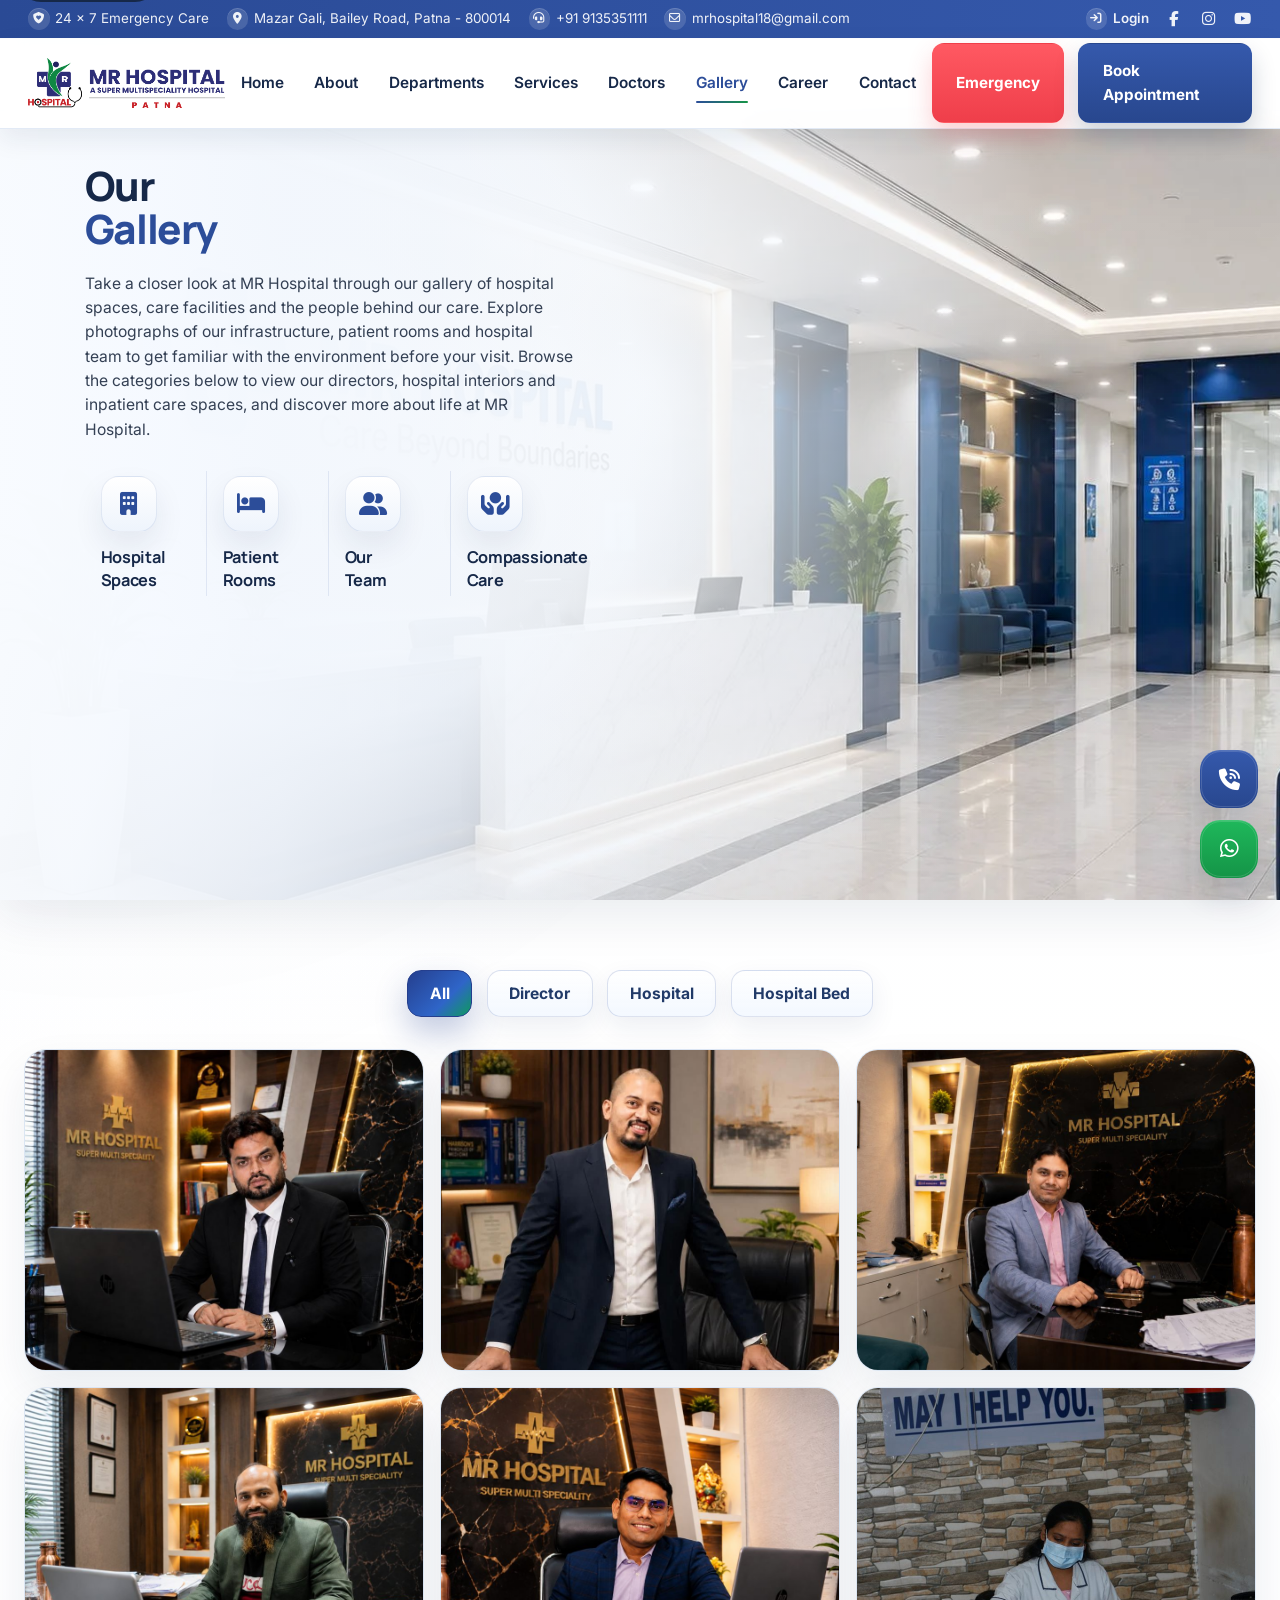
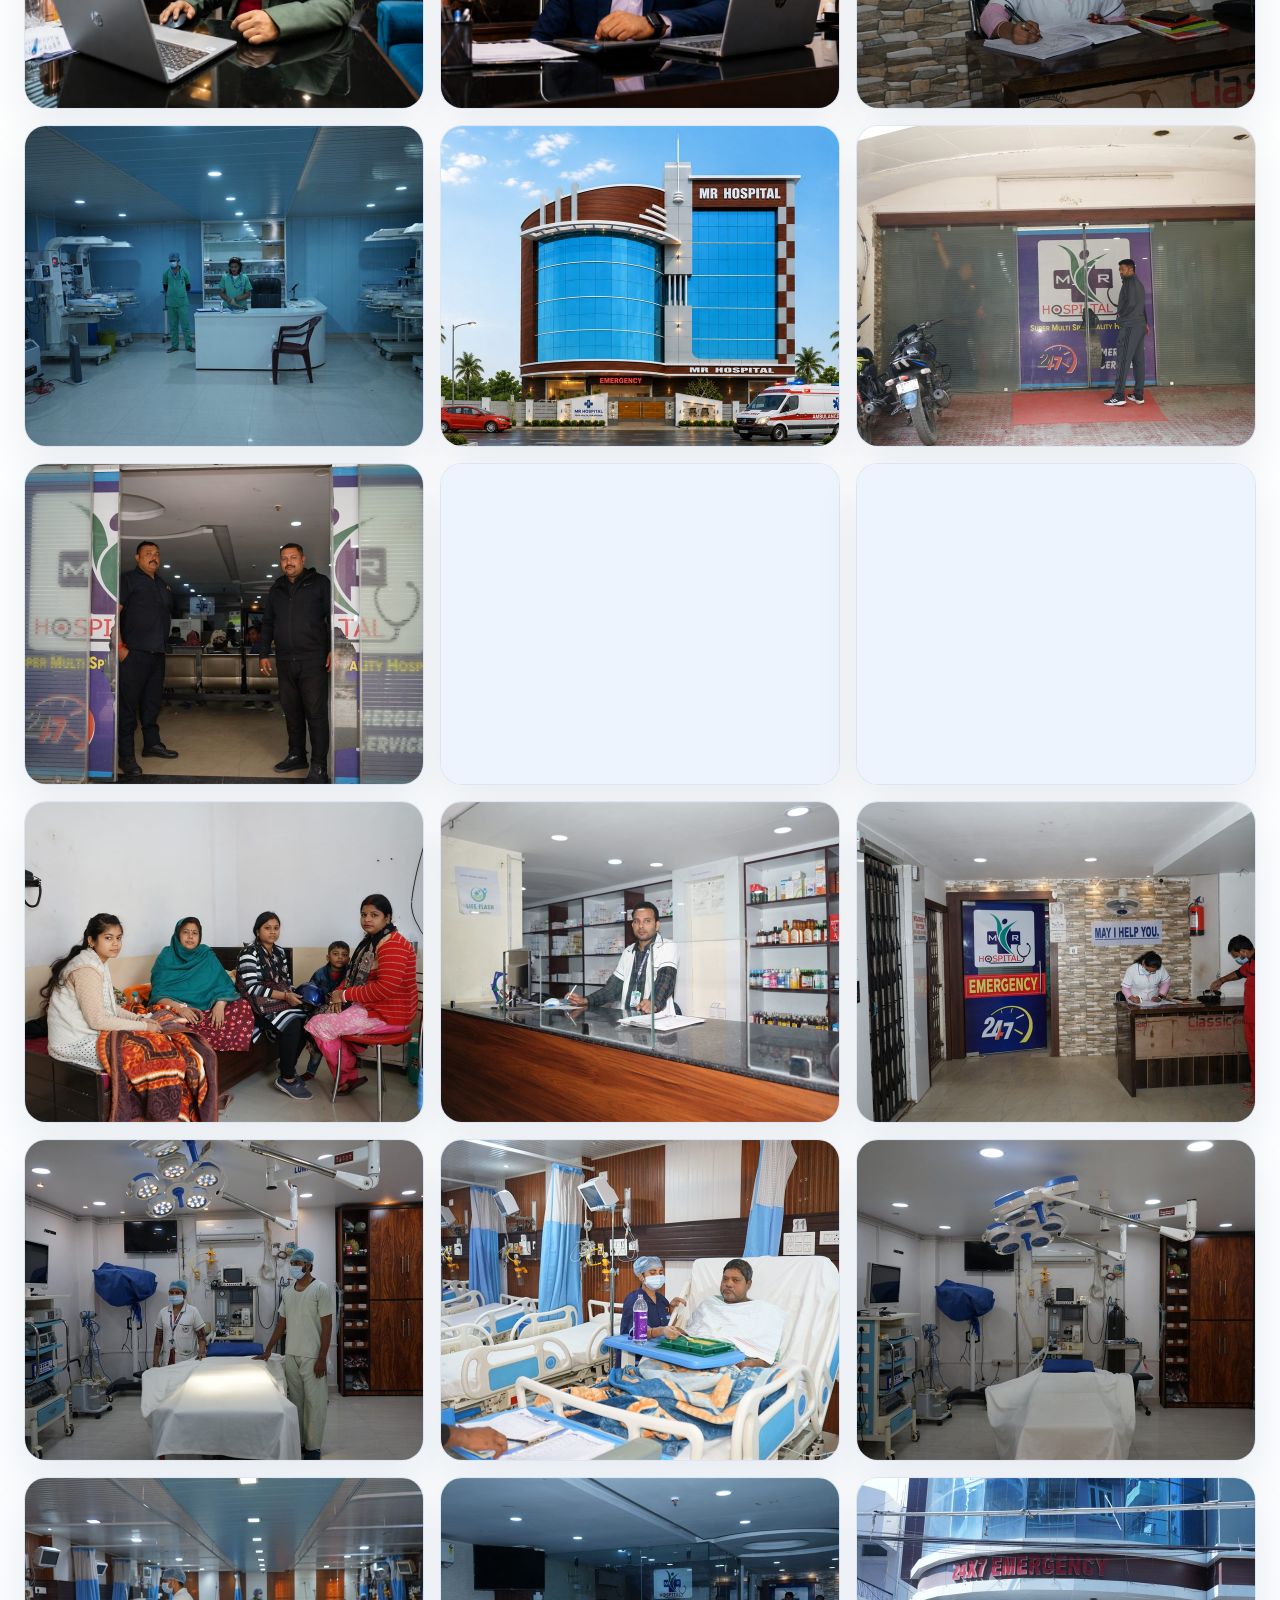
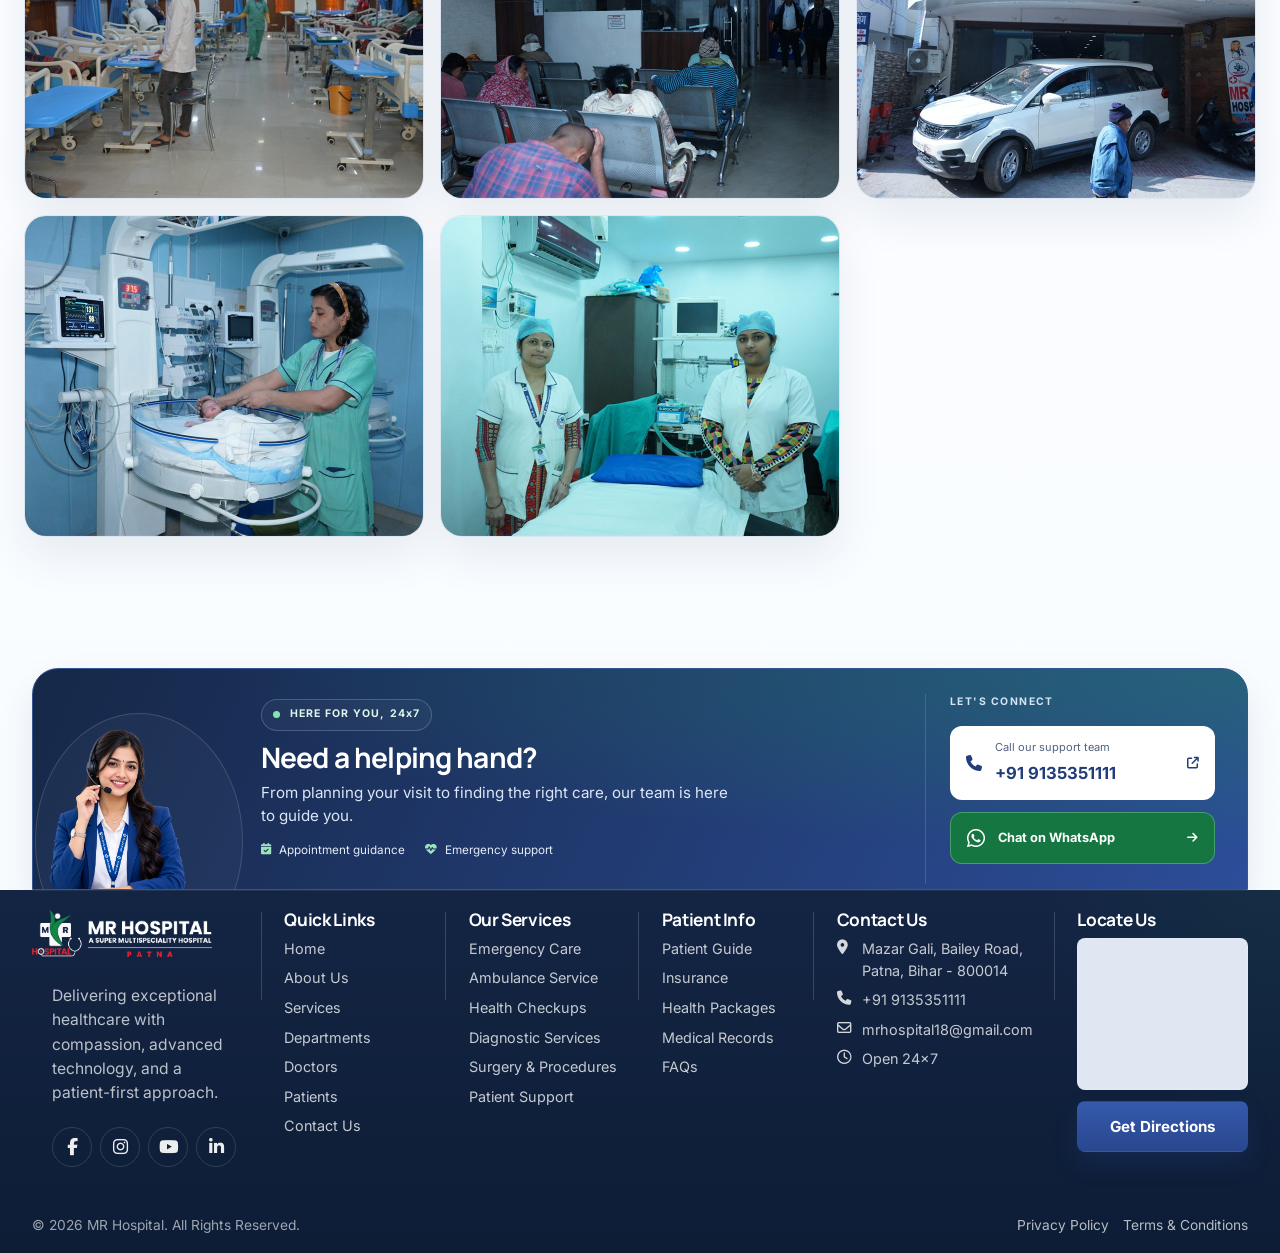
<file: gallery.html>
<!DOCTYPE html>
<html lang="en">
<head>
  <meta charset="UTF-8">
  <meta name="viewport" content="width=device-width, initial-scale=1.0">
  <title>Gallery | MR Hospital Patna Facilities & Care Spaces</title>
  <meta name="description" content="Explore MR Hospital Patna through our gallery featuring hospital facilities, care environments, infrastructure, and patient-focused spaces.">
  <meta name="robots" content="index, follow">
  <meta name="author" content="MR Hospital">
  <meta name="theme-color" content="#0d59ca">
  <meta name="keywords" content="MR Hospital gallery, hospital photos Patna, healthcare facilities Patna">
  <meta property="og:locale" content="en_IN">
  <meta property="og:type" content="website">
  <meta property="og:title" content="Gallery | MR Hospital Patna Facilities & Care Spaces">
  <meta property="og:description" content="View MR Hospital Patna facilities, infrastructure, and care spaces.">
  <meta property="og:site_name" content="MR Hospital">
  <meta property="og:image" content="assets/images/hospital/about-showcase-infrastructure.png">
  <meta name="twitter:card" content="summary_large_image">
  <meta name="twitter:title" content="Gallery | MR Hospital Patna Facilities & Care Spaces">
  <meta name="twitter:description" content="Take a look at MR Hospital Patna facilities and care spaces through our gallery.">
  <meta name="twitter:image" content="assets/images/hospital/about-showcase-infrastructure.png">
  <link rel="preconnect" href="https://fonts.googleapis.com">
  <link rel="preconnect" href="https://fonts.gstatic.com" crossorigin>
  <link href="https://fonts.googleapis.com/css2?family=Inter:wght@400;500;600;700;800&family=Manrope:wght@700;800&display=swap" rel="stylesheet">
  <link rel="stylesheet" href="https://cdnjs.cloudflare.com/ajax/libs/font-awesome/6.7.2/css/all.min.css" integrity="sha512-Evv84Mr4kqVGRNSgIGL/F/aIDqQb7xQ2vcrdIwxfjThSH8CSR7PBEakCr51Ck+w+/U6swU2Im1vVX0SVk9ABhg==" crossorigin="anonymous" referrerpolicy="no-referrer">
  <link rel="icon" type="image/svg+xml" href="assets/images/logo/favicon.svg">
  <link rel="icon" type="image/png" href="assets/images/logo/favicon.png">
  <link rel="apple-touch-icon" href="assets/images/logo/favicon.png">
  <link rel="stylesheet" href="assets/css/style.css">
  <link rel="stylesheet" href="assets/css/animations.css">
  <link rel="stylesheet" href="assets/css/responsive.css">
  <link rel="stylesheet" href="assets/css/departments-hero.css">
  <link rel="stylesheet" href="assets/css/gallery.css">
  <link rel="stylesheet" href="assets/css/support-assistance.css">
</head>
<body>
  <a class="skip-link" href="#main-content">Skip to content</a>
  <header class="site-header" id="top">
    <div class="topbar">
      <div class="container topbar__inner">
        <div class="topbar__info">
          <p><i class="fa-solid fa-shield-heart topbar__fa" aria-hidden="true"></i>24 x 7 Emergency Care</p>
          <p><i class="fa-solid fa-location-dot topbar__fa" aria-hidden="true"></i>Mazar Gali, Bailey Road, Patna - 800014</p>
          <a href="tel:+919135351111"><i class="fa-solid fa-headset topbar__fa" aria-hidden="true"></i>+91 9135351111</a>
          <a href="mailto:mrhospital18@gmail.com"><i class="fa-regular fa-envelope topbar__fa" aria-hidden="true"></i>mrhospital18@gmail.com</a>
        </div>
        <div class="topbar__links">
          <a href="#top"><i class="fa-solid fa-arrow-right-to-bracket topbar__fa" aria-hidden="true"></i>Login</a>
          <a href="https://www.facebook.com/profile.php?id=61553576348614" aria-label="Facebook" class="topbar__social-link" target="_blank" rel="noopener noreferrer">
            <i class="fa-brands fa-facebook-f topbar__social-icon" aria-hidden="true"></i>
          </a>
          <a href="https://www.instagram.com/mrhospitalpatna2023/" aria-label="Instagram" class="topbar__social-link" target="_blank" rel="noopener noreferrer">
            <i class="fa-brands fa-instagram topbar__social-icon" aria-hidden="true"></i>
          </a>
          <a href="https://www.youtube.com/@mrhospital4179" aria-label="YouTube" class="topbar__social-link" target="_blank" rel="noopener noreferrer">
            <i class="fa-brands fa-youtube topbar__social-icon" aria-hidden="true"></i>
          </a>
        </div>
      </div>
    </div>

    <div class="header-nav" data-sticky-header>
      <div class="container header-nav__inner">
        <a class="brand" href="index.html" aria-label="MR Hospital home">
          <img class="brand__logo" src="assets/images/logo/mr-hospital-logo-new.png" alt="MR Hospital logo" width="512" height="512">
          <span class="brand__text">
            <strong>MR HOSPITAL</strong>
            <small>Care Beyond Boundaries</small>
          </span>
        </a>

        <button class="nav-toggle" type="button" aria-expanded="false" aria-controls="primary-menu">
          <span class="nav-toggle__line nav-toggle__line--top" aria-hidden="true"></span>
          <span class="nav-toggle__line nav-toggle__line--bottom" aria-hidden="true"></span>
          <span class="sr-only">Toggle navigation</span>
        </button>

        <nav class="primary-nav" aria-label="Primary navigation">
          <ul class="primary-nav__menu" id="primary-menu">
            <li><a href="index.html">Home</a></li>
            <li><a href="about.html">About</a></li>
            <li><a href="departments.html">Departments</a></li>
            <li><a href="services.html">Services</a></li>
            <li><a href="doctors.html">Doctors</a></li>
            <li><a href="gallery.html" aria-current="page">Gallery</a></li>
            <li><a href="career.html">Career</a></li>
            <li><a href="contact.html">Contact</a></li>
          </ul>
        </nav>

        <div class="header-actions">
          <a class="btn btn-emergency" href="tel:+919135351111">Emergency</a>
          <a class="btn btn-primary" href="appointment.html">Book Appointment</a>
        </div>
      </div>
    </div>
  </header>
  <main class="inner-page gallery-page" id="main-content">
    <section class="departments-hero">
      <div class="departments-hero__shell reveal">
        <div class="departments-hero__visual">
          <div class="departments-hero__image-wrap">
            <img decoding="async" src="assets/images/gallery/optimized/gallery-hero-interior.webp" alt="Illustration of a hospital lobby with blue seating and reception facilities" fetchpriority="high" width="1600" height="826">
          </div>
        </div>

        <div class="departments-hero__content">
          <div class="departments-hero__content-inner">
            <h1><span>Our</span><span class="departments-hero__title-accent">Gallery</span></h1>
            <p class="departments-hero__lead">Take a closer look at MR Hospital through our gallery of hospital spaces, care facilities and the people behind our care. Explore photographs of our infrastructure, patient rooms and hospital team to get familiar with the environment before your visit. Browse the categories below to view our directors, hospital interiors and inpatient care spaces, and discover more about life at MR Hospital.</p>
            <div class="about-hero__features" aria-label="Gallery page highlights"><article class="about-hero__feature"><div class="about-hero__feature-icon" aria-hidden="true"><i class="fa-solid fa-building"></i></div><h3>Hospital<br>Spaces</h3></article><article class="about-hero__feature"><div class="about-hero__feature-icon" aria-hidden="true"><i class="fa-solid fa-bed"></i></div><h3>Patient<br>Rooms</h3></article><article class="about-hero__feature"><div class="about-hero__feature-icon" aria-hidden="true"><i class="fa-solid fa-user-group"></i></div><h3>Our<br>Team</h3></article><article class="about-hero__feature"><div class="about-hero__feature-icon" aria-hidden="true"><i class="fa-solid fa-hands-holding-circle"></i></div><h3>Compassionate<br>Care</h3></article></div>
          </div>
        </div>
      </div>
    </section>

    <section class="gallery-showcase">
      <div class="container">
        <div class="gallery-showcase__shell">
          <div class="gallery-showcase__tabs" data-gallery-tabs aria-label="Gallery categories">
            <button class="gallery-showcase__tab is-active" type="button" data-gallery-filter="all" aria-pressed="true">All</button>
            <button class="gallery-showcase__tab" type="button" data-gallery-filter="director" aria-pressed="false">Director</button>
            <button class="gallery-showcase__tab" type="button" data-gallery-filter="hospital" aria-pressed="false">Hospital</button>
            <button class="gallery-showcase__tab" type="button" data-gallery-filter="hospital-bed" aria-pressed="false">Hospital Bed</button>
          </div>
          <div class="gallery-showcase__grid" data-gallery-grid>
            <figure class="gallery-showcase__card" data-gallery-card data-category="director">
              <img decoding="async" src="assets/images/gallery/optimized/mohammad-saad-new-960.jpg" alt="Director of MR Hospital" width="960" height="720" loading="lazy">
            </figure>
            <figure class="gallery-showcase__card" data-gallery-card data-category="director">
              <img decoding="async" src="assets/images/gallery/optimized/dr-rafique-alam-portrait-960.jpg" alt="Director of MR Hospital" width="960" height="1280" loading="lazy">
            </figure>
            <figure class="gallery-showcase__card" data-gallery-card data-category="director">
              <img decoding="async" src="assets/images/gallery/optimized/dr-s-alam-new-960.jpg" alt="Director of MR Hospital" width="960" height="720" loading="lazy">
            </figure>
            <figure class="gallery-showcase__card" data-gallery-card data-category="director">
              <img decoding="async" src="assets/images/gallery/optimized/dr-a-rahman-new-960.jpg" alt="Director of MR Hospital" width="960" height="720" loading="lazy">
            </figure>
            <figure class="gallery-showcase__card" data-gallery-card data-category="director">
              <img decoding="async" src="assets/images/gallery/optimized/kundan-raj-new-960.jpg" alt="Director of MR Hospital" width="960" height="720" loading="lazy">
            </figure>
            <figure class="gallery-showcase__card" data-gallery-card data-category="hospital">
              <img decoding="async" src="assets/images/gallery/optimized/dsc00055-960.jpg" alt="MR Hospital reception and patient assistance area" width="960" height="640" loading="lazy">
            </figure>
            <figure class="gallery-showcase__card" data-gallery-card data-category="hospital">
              <img decoding="async" src="assets/images/gallery/optimized/dsc00040-960.jpg" alt="Clinical care unit and equipment at MR Hospital" width="960" height="640" loading="lazy">
            </figure>
            <figure class="gallery-showcase__card" data-gallery-card data-category="hospital">
              <img decoding="async" src="assets/images/gallery/optimized/chatgpt-hospital-building-960.jpg" alt="Modern MR Hospital building exterior with emergency entrance" width="960" height="640" loading="lazy">
            </figure>
            <figure class="gallery-showcase__card" data-gallery-card data-category="hospital">
              <img decoding="async" src="assets/images/gallery/optimized/dsc00066-960.jpg" alt="MR Hospital building entrance and front facade" width="960" height="640" loading="lazy">
            </figure>
            <figure class="gallery-showcase__card" data-gallery-card data-category="hospital">
              <img decoding="async" src="assets/images/gallery/optimized/dsc00068-960.jpg" alt="Hospital entry point and security presence at MR Hospital" width="960" height="640" loading="lazy">
            </figure>
            <figure class="gallery-showcase__card" data-gallery-card data-category="hospital">
              <img decoding="async" src="assets/images/gallery/optimized/dsc00073-960.jpg" alt="Reception desk and patient support zone at MR Hospital" width="960" height="640" loading="lazy">
            </figure>
            <figure class="gallery-showcase__card" data-gallery-card data-category="hospital">
              <img decoding="async" src="assets/images/gallery/optimized/dsc00071-960.jpg" alt="Hospital pharmacy and visitor waiting area" width="960" height="640" loading="lazy">
            </figure>
            <figure class="gallery-showcase__card" data-gallery-card data-category="hospital-bed">
              <img decoding="async" src="assets/images/gallery/optimized/dsc00091--1--960.jpg" alt="Patient ward with families and visitors at MR Hospital" width="960" height="640" loading="lazy">
            </figure>
            <figure class="gallery-showcase__card" data-gallery-card data-category="hospital">
              <img decoding="async" src="assets/images/gallery/optimized/dsc00062--1--960.jpg" alt="Pharmacy counter and medical stock section at MR Hospital" width="960" height="640" loading="lazy">
            </figure>
            <figure class="gallery-showcase__card" data-gallery-card data-category="hospital">
              <img decoding="async" src="assets/images/gallery/optimized/dsc00053--1--960.jpg" alt="Emergency services signage and hospital interior passage" width="960" height="640" loading="lazy">
            </figure>
            <figure class="gallery-showcase__card" data-gallery-card data-category="hospital">
              <img decoding="async" src="assets/images/gallery/optimized/dsc00016--1--960.jpg" alt="Operation theatre setup and medical team at MR Hospital" width="960" height="640" loading="lazy">
            </figure>
            <figure class="gallery-showcase__card" data-gallery-card data-category="hospital">
              <img decoding="async" src="assets/images/gallery/optimized/dsc00003--1--960.jpg" alt="Advanced operation room and surgical equipment" width="960" height="640" loading="lazy">
            </figure>
            <figure class="gallery-showcase__card" data-gallery-card data-category="hospital-bed">
              <img decoding="async" src="assets/images/gallery/optimized/dsc00009--1--960.jpg" alt="Critical care beds and medical support systems" width="960" height="640" loading="lazy">
            </figure>
            <figure class="gallery-showcase__card" data-gallery-card data-category="hospital-bed">
              <img decoding="async" src="assets/images/gallery/optimized/dsc00005--2--960.jpg" alt="Large intensive care ward at MR Hospital" width="960" height="640" loading="lazy">
            </figure>
            <figure class="gallery-showcase__card" data-gallery-card data-category="hospital">
              <img decoding="async" src="assets/images/gallery/optimized/dsc00048--1--960.jpg" alt="MR Hospital waiting lounge and reception side view" width="960" height="640" loading="lazy">
            </figure>
            <figure class="gallery-showcase__card" data-gallery-card data-category="hospital">
              <img decoding="async" src="assets/images/gallery/optimized/dsc00047--1--960.jpg" alt="MR Hospital exterior branding and emergency frontage" width="960" height="640" loading="lazy">
            </figure>
            <figure class="gallery-showcase__card" data-gallery-card data-category="hospital-bed">
              <img decoding="async" src="assets/images/gallery/optimized/dsc00038--1--960.jpg" alt="Neonatal intensive care and monitoring setup" width="960" height="640" loading="lazy">
            </figure>
            <figure class="gallery-showcase__card" data-gallery-card data-category="hospital-bed">
              <img decoding="async" src="assets/images/gallery/optimized/dsc00022--1--960.jpg" alt="Neonatal care equipment and hospital staff at MR Hospital" width="960" height="640" loading="lazy">
            </figure>
          </div>
        </div>
      </div>
    </section>

    <section class="support-assistance" aria-labelledby="support-assistance-title">
      <div class="container">
        <div class="support-assistance__panel">
          <div class="support-assistance__portrait">
            <img src="assets/images/contact/contact-support-agent.webp" alt="Patient support representative illustration" width="1344" height="1555" loading="lazy" decoding="async">
          </div>
          <div class="support-assistance__copy">
            <span class="support-assistance__badge"><span aria-hidden="true"></span> HERE FOR YOU, 24x7</span>
            <h2 id="support-assistance-title">Need a helping hand?</h2>
            <p>From planning your visit to finding the right care, our team is here to guide you.</p>
            <div class="support-assistance__details">
              <span><i class="fa-solid fa-calendar-check" aria-hidden="true"></i> Appointment guidance</span>
              <span><i class="fa-solid fa-heart-pulse" aria-hidden="true"></i> Emergency support</span>
            </div>
          </div>
          <div class="support-assistance__actions">
            <span class="support-assistance__label">LET'S CONNECT</span>
            <a class="support-assistance__call" href="tel:+919135351111">
              <i class="fa-solid fa-phone" aria-hidden="true"></i>
              <span><small>Call our support team</small><strong>+91 9135351111</strong></span>
              <i class="fa-solid fa-arrow-up-right-from-square" aria-hidden="true"></i>
            </a>
            <a class="support-assistance__whatsapp" href="https://wa.me/919135351111" target="_blank" rel="noopener noreferrer">
              <i class="fa-brands fa-whatsapp" aria-hidden="true"></i>
              <span>Chat on WhatsApp</span>
              <i class="fa-solid fa-arrow-right" aria-hidden="true"></i>
            </a>
          </div>
        </div>
      </div>
    </section>
  </main>
  <footer class="site-footer"><div class="container footer-grid"><div class="footer-brand"><a class="footer-brand__logo" href="index.html" aria-label="MR Hospital home"><img src="assets/images/logo/mr-hospital-footer-logo.png" alt="MR Hospital logo" width="512" height="512" loading="lazy"></a><p>Delivering exceptional healthcare with compassion, advanced technology, and a patient-first approach.</p><div class="footer-socials"><a href="https://www.facebook.com/profile.php?id=61553576348614" aria-label="Facebook" target="_blank" rel="noopener noreferrer"><i class="fa-brands fa-facebook-f" aria-hidden="true"></i></a><a href="https://www.instagram.com/mrhospitalpatna2023/" aria-label="Instagram" target="_blank" rel="noopener noreferrer"><i class="fa-brands fa-instagram" aria-hidden="true"></i></a><a href="https://www.youtube.com/@mrhospital4179" aria-label="YouTube" target="_blank" rel="noopener noreferrer"><i class="fa-brands fa-youtube" aria-hidden="true"></i></a><a href="#top" aria-label="LinkedIn"><i class="fa-brands fa-linkedin-in" aria-hidden="true"></i></a></div></div><div class="footer-links"><h3>Quick Links</h3><ul><li><a href="index.html">Home</a></li><li><a href="about.html">About Us</a></li><li><a href="services.html">Services</a></li><li><a href="departments.html">Departments</a></li><li><a href="doctors.html">Doctors</a></li><li><a href="contact.html">Patients</a></li><li><a href="contact.html">Contact Us</a></li></ul></div><div class="footer-services"><h3>Our Services</h3><ul><li><a href="services.html">Emergency Care</a></li><li><a href="services.html">Ambulance Service</a></li><li><a href="services.html">Health Checkups</a></li><li><a href="services.html">Diagnostic Services</a></li><li><a href="services.html">Surgery &amp; Procedures</a></li><li><a href="services.html">Patient Support</a></li></ul></div><div class="footer-info"><h3>Patient Info</h3><ul><li><a href="contact.html">Patient Guide</a></li><li><a href="contact.html">Insurance</a></li><li><a href="departments.html">Health Packages</a></li><li><a href="contact.html">Medical Records</a></li><li><a href="contact.html">FAQs</a></li></ul></div><div class="footer-contact"><h3>Contact Us</h3><ul><li><i class="fa-solid fa-location-dot" aria-hidden="true"></i><span>Mazar Gali, Bailey Road,<br>Patna, Bihar - 800014</span></li><li><i class="fa-solid fa-phone" aria-hidden="true"></i><a href="tel:+919135351111">+91 9135351111</a></li><li><i class="fa-regular fa-envelope" aria-hidden="true"></i><a href="mailto:mrhospital18@gmail.com">mrhospital18@gmail.com</a></li><li><i class="fa-regular fa-clock" aria-hidden="true"></i><span>Open 24x7</span></li></ul></div><div class="footer-map"><h3>Locate Us</h3><div class="footer-map__card" aria-label="Map preview of MR Hospital location"><iframe src="https://www.google.com/maps/embed?pb=!1m18!1m12!1m3!1d3597.996483004668!2d85.08810217485073!3d25.605033115062184!2m3!1f0!2f0!3f0!3m2!1i1024!2i768!4f13.1!3m3!1m2!1s0x39ed57b881ea3aad%3A0x2b7ec10907c1d8ed!2sMR%20HOSPITAL%20PATNA!5e0!3m2!1sen!2sin!4v1785693603904!5m2!1sen!2sin" width="600" height="450" style="border:0;" allowfullscreen="" loading="lazy" referrerpolicy="strict-origin-when-cross-origin" title="MR Hospital Patna location map"></iframe></div><a class="btn btn-primary footer-map__directions" href="https://www.google.com/maps/dir/?api=1&destination=MR+HOSPITAL+PATNA" target="_blank" rel="noopener noreferrer">Get Directions</a></div></div><div class="footer-bottom"><div class="container footer-bottom__inner"><p>&copy; 2026 MR Hospital. All Rights Reserved.</p><div class="footer-bottom__links"><a href="privacy-policy.html">Privacy Policy</a><a href="terms-conditions.html">Terms &amp; Conditions</a></div></div></div></footer>
  <script src="assets/js/departments.js" defer></script>
  <script src="assets/js/doctors.js" defer></script>
  <script src="assets/js/main.js" defer></script>
</body>
</html>
</file>
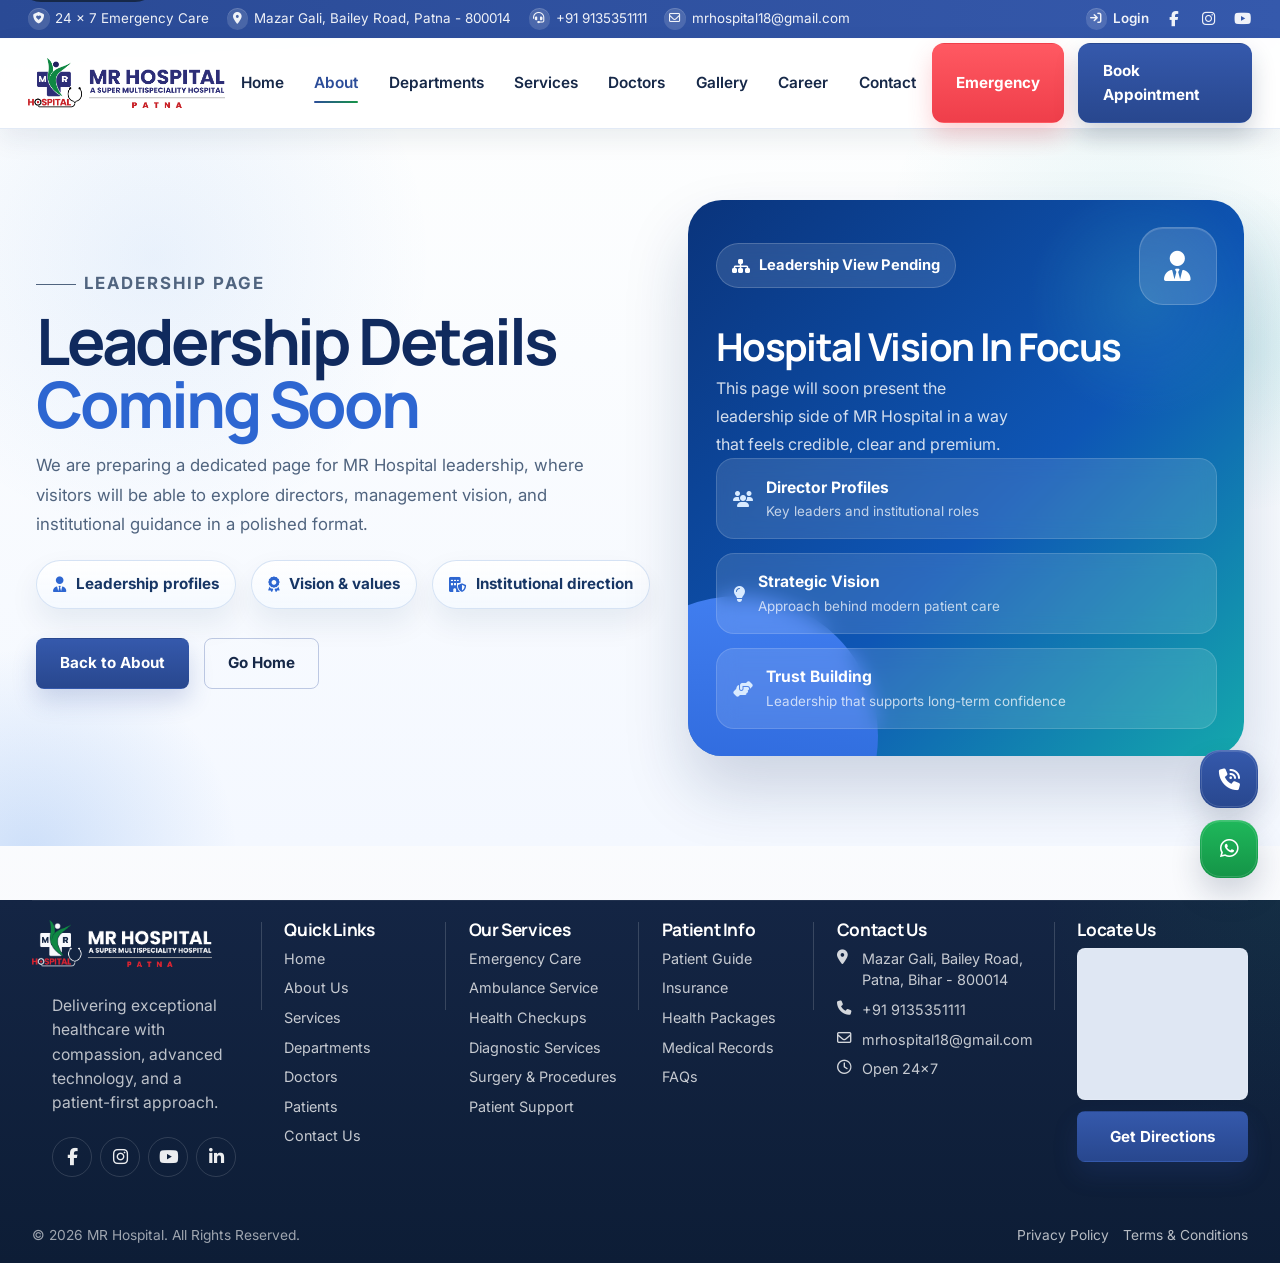
<file: leadership.html>
<!DOCTYPE html>
<html lang="en">
<head>
  <meta charset="UTF-8">
  <meta name="viewport" content="width=device-width, initial-scale=1.0">
  <title>Leadership at MR Hospital Patna | Directors & Hospital Vision</title>
  <meta name="description" content="Meet the leadership team at MR Hospital Patna and learn about the directors guiding our compassionate, modern healthcare vision.">
  <meta name="robots" content="index, follow">
  <meta name="author" content="MR Hospital">
  <meta name="theme-color" content="#0d59ca">
  <meta name="keywords" content="MR Hospital leadership, hospital directors Patna, healthcare leadership Patna">
  <meta property="og:locale" content="en_IN">
  <meta property="og:type" content="website">
  <meta property="og:title" content="Leadership at MR Hospital Patna | Directors & Hospital Vision">
  <meta property="og:description" content="Learn about the leadership and directors behind MR Hospital Patna.">
  <meta property="og:site_name" content="MR Hospital">
  <meta property="og:image" content="assets/images/directors/dr-rafique-alam-portrait.jpeg">
  <meta name="twitter:card" content="summary_large_image">
  <meta name="twitter:title" content="Leadership at MR Hospital Patna | Directors & Hospital Vision">
  <meta name="twitter:description" content="Meet the directors and hospital leadership team at MR Hospital Patna.">
  <meta name="twitter:image" content="assets/images/directors/dr-rafique-alam-portrait.jpeg">
  <link rel="preconnect" href="https://fonts.googleapis.com">
  <link rel="preconnect" href="https://fonts.gstatic.com" crossorigin>
  <link href="https://fonts.googleapis.com/css2?family=Inter:wght@400;500;600;700;800&family=Manrope:wght@700;800&display=swap" rel="stylesheet">
  <link rel="stylesheet" href="https://cdnjs.cloudflare.com/ajax/libs/font-awesome/6.7.2/css/all.min.css" integrity="sha512-Evv84Mr4kqVGRNSgIGL/F/aIDqQb7xQ2vcrdIwxfjThSH8CSR7PBEakCr51Ck+w+/U6swU2Im1vVX0SVk9ABhg==" crossorigin="anonymous" referrerpolicy="no-referrer">
  <link rel="icon" type="image/svg+xml" href="assets/images/logo/favicon.svg">
  <link rel="icon" type="image/png" href="assets/images/logo/favicon.png">
  <link rel="apple-touch-icon" href="assets/images/logo/favicon.png">
  <link rel="stylesheet" href="assets/css/style.css">
  <link rel="stylesheet" href="assets/css/animations.css">
  <link rel="stylesheet" href="assets/css/responsive.css">
</head>
<body>
  <a class="skip-link" href="#main-content">Skip to content</a>
  <header class="site-header" id="top"><div class="topbar"><div class="container topbar__inner"><div class="topbar__info"><p><i class="fa-solid fa-shield-heart topbar__fa" aria-hidden="true"></i>24 x 7 Emergency Care</p><p><i class="fa-solid fa-location-dot topbar__fa" aria-hidden="true"></i>Mazar Gali, Bailey Road, Patna - 800014</p><a href="tel:+919135351111"><i class="fa-solid fa-headset topbar__fa" aria-hidden="true"></i>+91 9135351111</a><a href="mailto:mrhospital18@gmail.com"><i class="fa-regular fa-envelope topbar__fa" aria-hidden="true"></i>mrhospital18@gmail.com</a></div><div class="topbar__links"><a href="#top"><i class="fa-solid fa-arrow-right-to-bracket topbar__fa" aria-hidden="true"></i>Login</a><a href="https://www.facebook.com/profile.php?id=61553576348614" aria-label="Facebook" class="topbar__social-link" target="_blank" rel="noopener noreferrer"><i class="fa-brands fa-facebook-f topbar__social-icon" aria-hidden="true"></i></a><a href="https://www.instagram.com/mrhospitalpatna2023/" aria-label="Instagram" class="topbar__social-link" target="_blank" rel="noopener noreferrer"><i class="fa-brands fa-instagram topbar__social-icon" aria-hidden="true"></i></a><a href="https://www.youtube.com/@mrhospital4179" aria-label="YouTube" class="topbar__social-link" target="_blank" rel="noopener noreferrer"><i class="fa-brands fa-youtube topbar__social-icon" aria-hidden="true"></i></a></div></div></div><div class="header-nav" data-sticky-header><div class="container header-nav__inner"><a class="brand" href="index.html" aria-label="MR Hospital home"><img class="brand__logo" src="assets/images/logo/mr-hospital-logo-new.png" alt="MR Hospital logo" width="512" height="512"><span class="brand__text"><strong>MR HOSPITAL</strong><small>Care Beyond Boundaries</small></span></a><button class="nav-toggle" type="button" aria-expanded="false" aria-controls="primary-menu"><span></span><span></span><span></span><span class="sr-only">Toggle navigation</span></button><nav class="primary-nav" aria-label="Primary navigation"><ul class="primary-nav__menu" id="primary-menu"><li><a href="index.html">Home</a></li><li><a href="about.html" aria-current="page">About</a></li><li><a href="departments.html">Departments</a></li><li><a href="services.html">Services</a></li><li><a href="doctors.html">Doctors</a></li><li><a href="gallery.html">Gallery</a></li><li><a href="career.html">Career</a></li><li><a href="contact.html">Contact</a></li></ul></nav><div class="header-actions"><a class="btn btn-emergency" href="tel:+919135351111">Emergency</a><a class="btn btn-primary" href="appointment.html">Book Appointment</a></div></div></div></header>
  <main class="inner-page" id="main-content"><section class="coming-soon-page"><div class="container coming-soon-shell reveal"><div class="coming-soon-copy"><p class="eyebrow">Leadership Page</p><h1>Leadership Details <span>Coming Soon</span></h1><p>We are preparing a dedicated page for MR Hospital leadership, where visitors will be able to explore directors, management vision, and institutional guidance in a polished format.</p><div class="coming-soon-meta"><span class="coming-soon-pill"><i class="fa-solid fa-user-tie"></i>Leadership profiles</span><span class="coming-soon-pill"><i class="fa-solid fa-award"></i>Vision &amp; values</span><span class="coming-soon-pill"><i class="fa-solid fa-building-shield"></i>Institutional direction</span></div><div class="coming-soon-actions"><a class="btn btn-primary" href="about.html">Back to About</a><a class="btn btn-outline" href="index.html">Go Home</a></div></div><aside class="coming-soon-card reveal"><div class="coming-soon-card__top"><span class="coming-soon-card__badge"><i class="fa-solid fa-sitemap"></i>Leadership View Pending</span><div class="coming-soon-card__icon"><i class="fa-solid fa-user-tie"></i></div></div><div class="coming-soon-card__bottom"><h2 class="coming-soon-card__title">Hospital Vision In Focus</h2><p class="coming-soon-card__text">This page will soon present the leadership side of MR Hospital in a way that feels credible, clear and premium.</p><div class="coming-soon-card__list"><div class="coming-soon-card__item"><i class="fa-solid fa-users"></i><div><strong>Director Profiles</strong><span>Key leaders and institutional roles</span></div></div><div class="coming-soon-card__item"><i class="fa-solid fa-lightbulb"></i><div><strong>Strategic Vision</strong><span>Approach behind modern patient care</span></div></div><div class="coming-soon-card__item"><i class="fa-solid fa-handshake-angle"></i><div><strong>Trust Building</strong><span>Leadership that supports long-term confidence</span></div></div></div></div></aside></div></section></main>
  <footer class="site-footer"><div class="container footer-grid"><div class="footer-brand"><a class="footer-brand__logo" href="index.html" aria-label="MR Hospital home"><img src="assets/images/logo/mr-hospital-footer-logo.png" alt="MR Hospital logo" width="512" height="512" loading="lazy"></a><p>Delivering exceptional healthcare with compassion, advanced technology, and a patient-first approach.</p><div class="footer-socials"><a href="https://www.facebook.com/profile.php?id=61553576348614" aria-label="Facebook" target="_blank" rel="noopener noreferrer"><i class="fa-brands fa-facebook-f" aria-hidden="true"></i></a><a href="https://www.instagram.com/mrhospitalpatna2023/" aria-label="Instagram" target="_blank" rel="noopener noreferrer"><i class="fa-brands fa-instagram" aria-hidden="true"></i></a><a href="https://www.youtube.com/@mrhospital4179" aria-label="YouTube" target="_blank" rel="noopener noreferrer"><i class="fa-brands fa-youtube" aria-hidden="true"></i></a><a href="#top" aria-label="LinkedIn"><i class="fa-brands fa-linkedin-in" aria-hidden="true"></i></a></div></div><div class="footer-links"><h3>Quick Links</h3><ul><li><a href="index.html">Home</a></li><li><a href="about.html">About Us</a></li><li><a href="services.html">Services</a></li><li><a href="departments.html">Departments</a></li><li><a href="doctors.html">Doctors</a></li><li><a href="contact.html">Patients</a></li><li><a href="contact.html">Contact Us</a></li></ul></div><div class="footer-services"><h3>Our Services</h3><ul><li><a href="services.html">Emergency Care</a></li><li><a href="services.html">Ambulance Service</a></li><li><a href="services.html">Health Checkups</a></li><li><a href="services.html">Diagnostic Services</a></li><li><a href="services.html">Surgery &amp; Procedures</a></li><li><a href="services.html">Patient Support</a></li></ul></div><div class="footer-info"><h3>Patient Info</h3><ul><li><a href="contact.html">Patient Guide</a></li><li><a href="contact.html">Insurance</a></li><li><a href="departments.html">Health Packages</a></li><li><a href="contact.html">Medical Records</a></li><li><a href="contact.html">FAQs</a></li></ul></div><div class="footer-contact"><h3>Contact Us</h3><ul><li><i class="fa-solid fa-location-dot" aria-hidden="true"></i><span>Mazar Gali, Bailey Road,<br>Patna, Bihar - 800014</span></li><li><i class="fa-solid fa-phone" aria-hidden="true"></i><a href="tel:+919135351111">+91 9135351111</a></li><li><i class="fa-regular fa-envelope" aria-hidden="true"></i><a href="mailto:mrhospital18@gmail.com">mrhospital18@gmail.com</a></li><li><i class="fa-regular fa-clock" aria-hidden="true"></i><span>Open 24x7</span></li></ul></div><div class="footer-map"><h3>Locate Us</h3><div class="footer-map__card" aria-label="Map preview of MR Hospital location"><iframe src="https://www.google.com/maps/embed?pb=!1m18!1m12!1m3!1d3597.996483004668!2d85.08810217485073!3d25.605033115062184!2m3!1f0!2f0!3f0!3m2!1i1024!2i768!4f13.1!3m3!1m2!1s0x39ed57b881ea3aad%3A0x2b7ec10907c1d8ed!2sMR%20HOSPITAL%20PATNA!5e0!3m2!1sen!2sin!4v1785693603904!5m2!1sen!2sin" width="600" height="450" style="border:0;" allowfullscreen="" loading="lazy" referrerpolicy="strict-origin-when-cross-origin" title="MR Hospital Patna location map"></iframe></div><a class="btn btn-primary footer-map__directions" href="https://www.google.com/maps/dir/?api=1&destination=MR+HOSPITAL+PATNA" target="_blank" rel="noopener noreferrer">Get Directions</a></div></div><div class="footer-bottom"><div class="container footer-bottom__inner"><p>&copy; 2026 MR Hospital. All Rights Reserved.</p><div class="footer-bottom__links"><a href="privacy-policy.html">Privacy Policy</a><a href="terms-conditions.html">Terms &amp; Conditions</a></div></div></div></footer>
  <script src="assets/js/departments.js" defer></script>
  <script src="assets/js/doctors.js" defer></script>
  <script src="assets/js/main.js" defer></script>
</body>
</html>
</file>
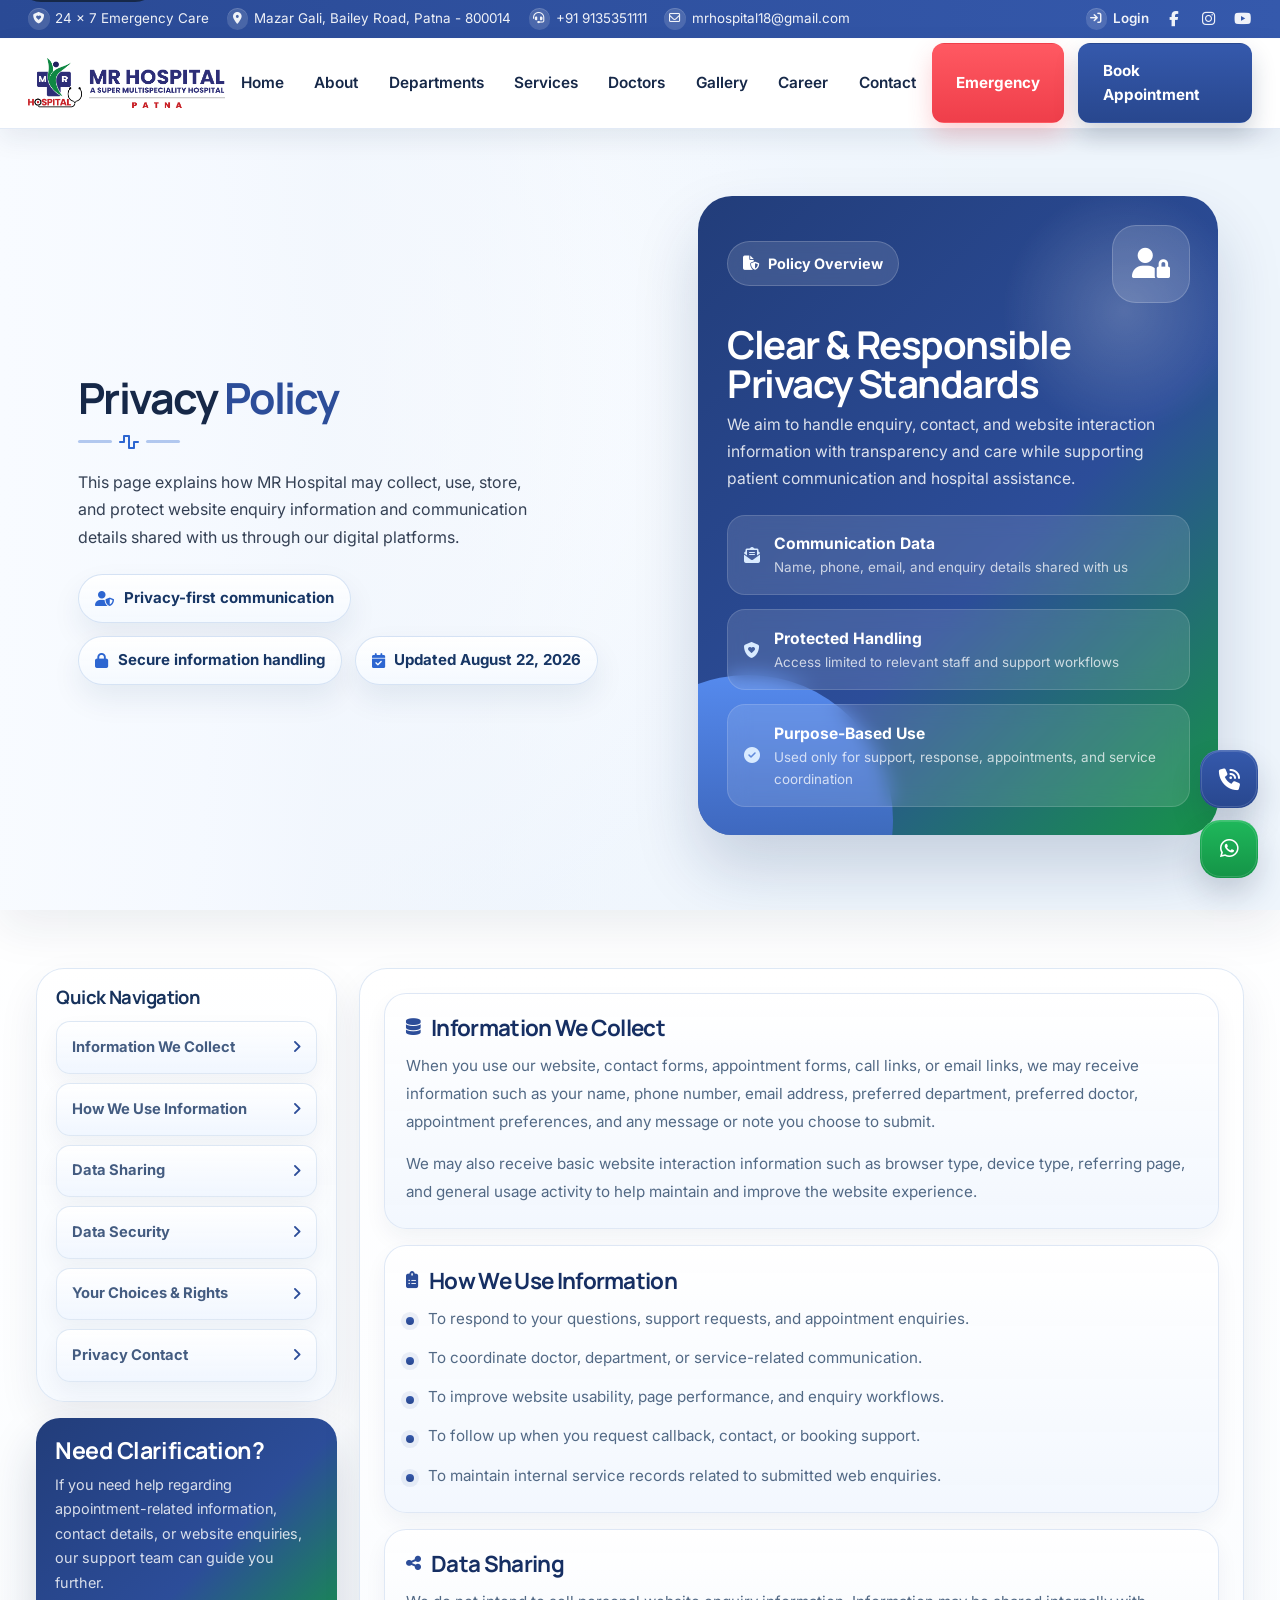
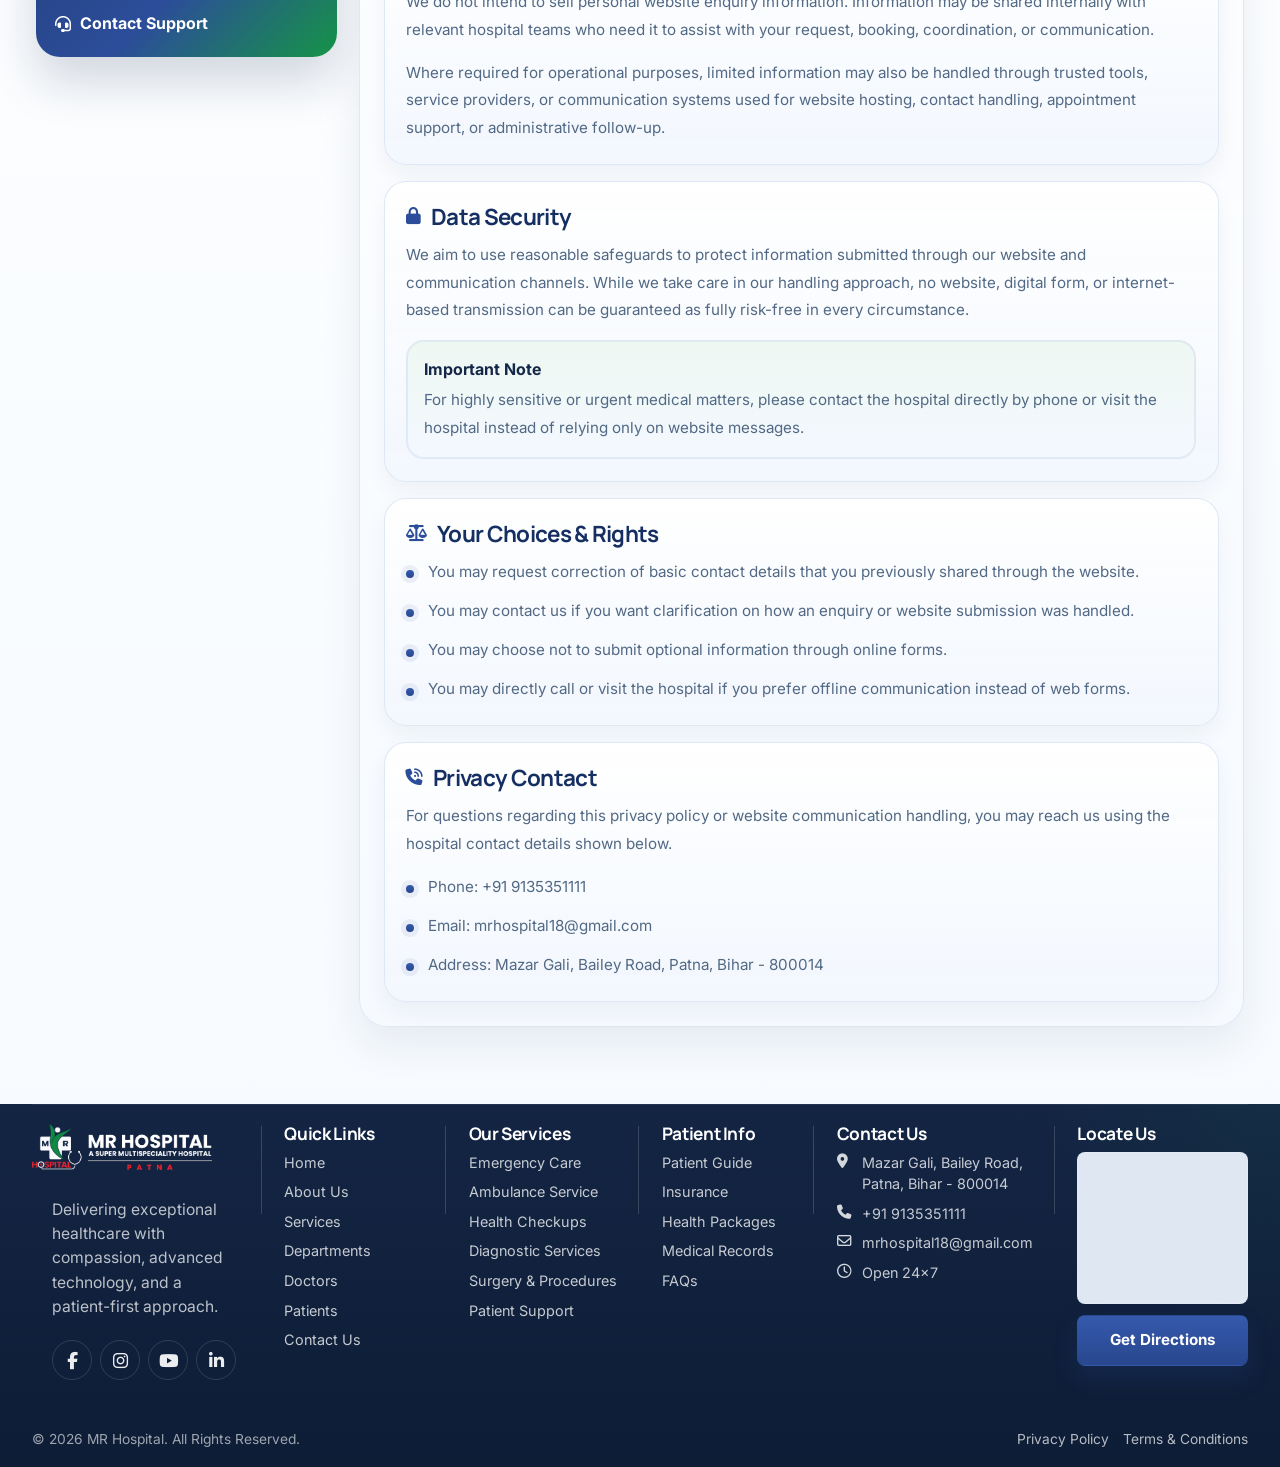
<file: privacy-policy.html>
<!DOCTYPE html>
<html lang="en">
<head>
  <meta charset="UTF-8">
  <meta name="viewport" content="width=device-width, initial-scale=1.0">
  <title>Privacy Policy | MR Hospital Patna</title>
  <meta name="description" content="Read the privacy policy for MR Hospital Patna, including how website and enquiry information may be handled.">
  <meta name="robots" content="index, follow">
  <meta name="author" content="MR Hospital">
  <meta name="theme-color" content="#2c4d99">
  <meta name="keywords" content="MR Hospital privacy policy, patient enquiry privacy, hospital website privacy">
  <meta property="og:locale" content="en_IN">
  <meta property="og:type" content="website">
  <meta property="og:title" content="Privacy Policy | MR Hospital Patna">
  <meta property="og:description" content="Review the privacy policy for MR Hospital Patna.">
  <meta property="og:site_name" content="MR Hospital">
  <meta property="og:image" content="assets/images/logo/mr-hospital-logo-new.png">
  <meta name="twitter:card" content="summary_large_image">
  <meta name="twitter:title" content="Privacy Policy | MR Hospital Patna">
  <meta name="twitter:description" content="Read the privacy policy for MR Hospital Patna.">
  <meta name="twitter:image" content="assets/images/logo/mr-hospital-logo-new.png">
  <link rel="preconnect" href="https://fonts.googleapis.com">
  <link rel="preconnect" href="https://fonts.gstatic.com" crossorigin>
  <link href="https://fonts.googleapis.com/css2?family=Inter:wght@400;500;600;700;800&family=Manrope:wght@700;800&display=swap" rel="stylesheet">
  <link rel="stylesheet" href="https://cdnjs.cloudflare.com/ajax/libs/font-awesome/6.7.2/css/all.min.css" integrity="sha512-Evv84Mr4kqVGRNSgIGL/F/aIDqQb7xQ2vcrdIwxfjThSH8CSR7PBEakCr51Ck+w+/U6swU2Im1vVX0SVk9ABhg==" crossorigin="anonymous" referrerpolicy="no-referrer">
  <link rel="icon" type="image/svg+xml" href="assets/images/logo/favicon.svg">
  <link rel="icon" type="image/png" href="assets/images/logo/favicon.png">
  <link rel="apple-touch-icon" href="assets/images/logo/favicon.png">
  <link rel="stylesheet" href="assets/css/style.css">
  <link rel="stylesheet" href="assets/css/animations.css">
  <link rel="stylesheet" href="assets/css/responsive.css">
</head>
<body>
  <a class="skip-link" href="#main-content">Skip to content</a>
  <header class="site-header" id="top">
    <div class="topbar">
      <div class="container topbar__inner">
        <div class="topbar__info">
          <p><i class="fa-solid fa-shield-heart topbar__fa" aria-hidden="true"></i>24 x 7 Emergency Care</p>
          <p><i class="fa-solid fa-location-dot topbar__fa" aria-hidden="true"></i>Mazar Gali, Bailey Road, Patna - 800014</p>
          <a href="tel:+919135351111"><i class="fa-solid fa-headset topbar__fa" aria-hidden="true"></i>+91 9135351111</a>
          <a href="mailto:mrhospital18@gmail.com"><i class="fa-regular fa-envelope topbar__fa" aria-hidden="true"></i>mrhospital18@gmail.com</a>
        </div>
        <div class="topbar__links">
          <a href="#top"><i class="fa-solid fa-arrow-right-to-bracket topbar__fa" aria-hidden="true"></i>Login</a>
          <a href="https://www.facebook.com/profile.php?id=61553576348614" aria-label="Facebook" class="topbar__social-link" target="_blank" rel="noopener noreferrer"><i class="fa-brands fa-facebook-f topbar__social-icon" aria-hidden="true"></i></a>
          <a href="https://www.instagram.com/mrhospitalpatna2023/" aria-label="Instagram" class="topbar__social-link" target="_blank" rel="noopener noreferrer"><i class="fa-brands fa-instagram topbar__social-icon" aria-hidden="true"></i></a>
          <a href="https://www.youtube.com/@mrhospital4179" aria-label="YouTube" class="topbar__social-link" target="_blank" rel="noopener noreferrer"><i class="fa-brands fa-youtube topbar__social-icon" aria-hidden="true"></i></a>
        </div>
      </div>
    </div>
    <div class="header-nav" data-sticky-header>
      <div class="container header-nav__inner">
        <a class="brand" href="index.html" aria-label="MR Hospital home">
          <img class="brand__logo" src="assets/images/logo/mr-hospital-logo-new.png" alt="MR Hospital logo" width="512" height="512">
          <span class="brand__text">
            <strong>MR HOSPITAL</strong>
            <small>Care Beyond Boundaries</small>
          </span>
        </a>
        <button class="nav-toggle" type="button" aria-expanded="false" aria-controls="primary-menu">
          <span></span>
          <span></span>
          <span></span>
          <span class="sr-only">Toggle navigation</span>
        </button>
        <nav class="primary-nav" aria-label="Primary navigation">
          <ul class="primary-nav__menu" id="primary-menu">
            <li><a href="index.html">Home</a></li>
            <li><a href="about.html">About</a></li>
            <li><a href="departments.html">Departments</a></li>
            <li><a href="services.html">Services</a></li>
            <li><a href="doctors.html">Doctors</a></li>
            <li><a href="gallery.html">Gallery</a></li>
            <li><a href="career.html">Career</a></li>
            <li><a href="contact.html">Contact</a></li>
          </ul>
        </nav>
        <div class="header-actions">
          <a class="btn btn-emergency" href="tel:+919135351111">Emergency</a>
          <a class="btn btn-primary" href="appointment.html">Book Appointment</a>
        </div>
      </div>
    </div>
  </header>

  <main class="legal-page" id="main-content">
    <section class="legal-hero">
      <div class="legal-hero__shell">
        <div class="legal-hero__content">
          <div class="legal-hero__content-inner reveal">
            <h1>Privacy <span>Policy</span></h1>
            <div class="legal-hero__pulse" aria-hidden="true">
              <span></span>
              <i class="fa-solid fa-wave-square"></i>
              <span></span>
            </div>
            <p class="legal-hero__lead">This page explains how MR Hospital may collect, use, store, and protect website enquiry information and communication details shared with us through our digital platforms.</p>
            <div class="legal-hero__meta">
              <span class="legal-hero__meta-item"><i class="fa-solid fa-user-shield"></i>Privacy-first communication</span>
              <span class="legal-hero__meta-item"><i class="fa-solid fa-lock"></i>Secure information handling</span>
              <span class="legal-hero__meta-item"><i class="fa-solid fa-calendar-check"></i>Updated August 22, 2026</span>
            </div>
          </div>
        </div>
        <div class="legal-hero__visual">
          <div class="legal-hero__card reveal">
            <div class="legal-hero__card-top">
              <span class="legal-hero__card-badge"><i class="fa-solid fa-file-shield"></i>Policy Overview</span>
              <div class="legal-hero__card-icon"><i class="fa-solid fa-user-lock"></i></div>
            </div>
            <div class="legal-hero__card-bottom">
              <h2>Clear & Responsible Privacy Standards</h2>
              <p>We aim to handle enquiry, contact, and website interaction information with transparency and care while supporting patient communication and hospital assistance.</p>
              <div class="legal-hero__card-list">
                <div class="legal-hero__card-item">
                  <i class="fa-solid fa-envelope-open-text"></i>
                  <div><strong>Communication Data</strong><span>Name, phone, email, and enquiry details shared with us</span></div>
                </div>
                <div class="legal-hero__card-item">
                  <i class="fa-solid fa-shield-heart"></i>
                  <div><strong>Protected Handling</strong><span>Access limited to relevant staff and support workflows</span></div>
                </div>
                <div class="legal-hero__card-item">
                  <i class="fa-solid fa-circle-check"></i>
                  <div><strong>Purpose-Based Use</strong><span>Used only for support, response, appointments, and service coordination</span></div>
                </div>
              </div>
            </div>
          </div>
        </div>
      </div>
    </section>

    <section class="legal-sections">
      <div class="container">
        <div class="legal-grid">
          <aside class="legal-sidebar reveal">
            <div class="legal-sidebar__card">
              <h2>Quick Navigation</h2>
              <nav class="legal-sidebar__nav" aria-label="Privacy sections">
                <a href="#information-we-collect"><span>Information We Collect</span><i class="fa-solid fa-angle-right"></i></a>
                <a href="#how-we-use-information"><span>How We Use Information</span><i class="fa-solid fa-angle-right"></i></a>
                <a href="#data-sharing"><span>Data Sharing</span><i class="fa-solid fa-angle-right"></i></a>
                <a href="#data-security"><span>Data Security</span><i class="fa-solid fa-angle-right"></i></a>
                <a href="#your-rights"><span>Your Choices & Rights</span><i class="fa-solid fa-angle-right"></i></a>
                <a href="#contact-for-privacy"><span>Privacy Contact</span><i class="fa-solid fa-angle-right"></i></a>
              </nav>
            </div>
            <div class="legal-sidebar__support">
              <h3>Need Clarification?</h3>
              <p>If you need help regarding appointment-related information, contact details, or website enquiries, our support team can guide you further.</p>
              <a href="contact.html"><i class="fa-solid fa-headset"></i>Contact Support</a>
            </div>
          </aside>

          <div class="legal-content reveal">
            <section class="legal-section" id="information-we-collect">
              <h2><i class="fa-solid fa-database"></i>Information We Collect</h2>
              <p>When you use our website, contact forms, appointment forms, call links, or email links, we may receive information such as your name, phone number, email address, preferred department, preferred doctor, appointment preferences, and any message or note you choose to submit.</p>
              <p>We may also receive basic website interaction information such as browser type, device type, referring page, and general usage activity to help maintain and improve the website experience.</p>
            </section>

            <section class="legal-section" id="how-we-use-information">
              <h2><i class="fa-solid fa-clipboard-list"></i>How We Use Information</h2>
              <ul>
                <li>To respond to your questions, support requests, and appointment enquiries.</li>
                <li>To coordinate doctor, department, or service-related communication.</li>
                <li>To improve website usability, page performance, and enquiry workflows.</li>
                <li>To follow up when you request callback, contact, or booking support.</li>
                <li>To maintain internal service records related to submitted web enquiries.</li>
              </ul>
            </section>

            <section class="legal-section" id="data-sharing">
              <h2><i class="fa-solid fa-share-nodes"></i>Data Sharing</h2>
              <p>We do not intend to sell personal website enquiry information. Information may be shared internally with relevant hospital teams who need it to assist with your request, booking, coordination, or communication.</p>
              <p>Where required for operational purposes, limited information may also be handled through trusted tools, service providers, or communication systems used for website hosting, contact handling, appointment support, or administrative follow-up.</p>
            </section>

            <section class="legal-section" id="data-security">
              <h2><i class="fa-solid fa-lock"></i>Data Security</h2>
              <p>We aim to use reasonable safeguards to protect information submitted through our website and communication channels. While we take care in our handling approach, no website, digital form, or internet-based transmission can be guaranteed as fully risk-free in every circumstance.</p>
              <div class="legal-note">
                <strong>Important Note</strong>
                <p>For highly sensitive or urgent medical matters, please contact the hospital directly by phone or visit the hospital instead of relying only on website messages.</p>
              </div>
            </section>

            <section class="legal-section" id="your-rights">
              <h2><i class="fa-solid fa-scale-balanced"></i>Your Choices & Rights</h2>
              <ul>
                <li>You may request correction of basic contact details that you previously shared through the website.</li>
                <li>You may contact us if you want clarification on how an enquiry or website submission was handled.</li>
                <li>You may choose not to submit optional information through online forms.</li>
                <li>You may directly call or visit the hospital if you prefer offline communication instead of web forms.</li>
              </ul>
            </section>

            <section class="legal-section" id="contact-for-privacy">
              <h2><i class="fa-solid fa-phone-volume"></i>Privacy Contact</h2>
              <p>For questions regarding this privacy policy or website communication handling, you may reach us using the hospital contact details shown below.</p>
              <ul>
                <li>Phone: <a href="tel:+919135351111">+91 9135351111</a></li>
                <li>Email: <a href="mailto:mrhospital18@gmail.com">mrhospital18@gmail.com</a></li>
                <li>Address: Mazar Gali, Bailey Road, Patna, Bihar - 800014</li>
              </ul>
            </section>
          </div>
        </div>
      </div>
    </section>
  </main>

  <footer class="site-footer">
    <div class="container footer-grid">
      <div class="footer-brand">
        <a class="footer-brand__logo" href="index.html" aria-label="MR Hospital home">
          <img src="assets/images/logo/mr-hospital-footer-logo.png" alt="MR Hospital logo" width="512" height="512" loading="lazy">
        </a>
        <p>Delivering exceptional healthcare with compassion, advanced technology, and a patient-first approach.</p>
        <div class="footer-socials">
          <a href="https://www.facebook.com/profile.php?id=61553576348614" aria-label="Facebook" target="_blank" rel="noopener noreferrer"><i class="fa-brands fa-facebook-f" aria-hidden="true"></i></a>
          <a href="https://www.instagram.com/mrhospitalpatna2023/" aria-label="Instagram" target="_blank" rel="noopener noreferrer"><i class="fa-brands fa-instagram" aria-hidden="true"></i></a>
          <a href="https://www.youtube.com/@mrhospital4179" aria-label="YouTube" target="_blank" rel="noopener noreferrer"><i class="fa-brands fa-youtube" aria-hidden="true"></i></a>
          <a href="#top" aria-label="LinkedIn"><i class="fa-brands fa-linkedin-in" aria-hidden="true"></i></a>
        </div>
      </div>
      <div class="footer-links">
        <h3>Quick Links</h3>
        <ul>
          <li><a href="index.html">Home</a></li>
          <li><a href="about.html">About Us</a></li>
          <li><a href="services.html">Services</a></li>
          <li><a href="departments.html">Departments</a></li>
          <li><a href="doctors.html">Doctors</a></li>
          <li><a href="contact.html">Patients</a></li>
          <li><a href="contact.html">Contact Us</a></li>
        </ul>
      </div>
      <div class="footer-services">
        <h3>Our Services</h3>
        <ul>
          <li><a href="services.html">Emergency Care</a></li>
          <li><a href="services.html">Ambulance Service</a></li>
          <li><a href="services.html">Health Checkups</a></li>
          <li><a href="services.html">Diagnostic Services</a></li>
          <li><a href="services.html">Surgery &amp; Procedures</a></li>
          <li><a href="services.html">Patient Support</a></li>
        </ul>
      </div>
      <div class="footer-info">
        <h3>Patient Info</h3>
        <ul>
          <li><a href="contact.html">Patient Guide</a></li>
          <li><a href="contact.html">Insurance</a></li>
          <li><a href="departments.html">Health Packages</a></li>
          <li><a href="contact.html">Medical Records</a></li>
          <li><a href="contact.html">FAQs</a></li>
        </ul>
      </div>
      <div class="footer-contact">
        <h3>Contact Us</h3>
        <ul>
          <li><i class="fa-solid fa-location-dot" aria-hidden="true"></i><span>Mazar Gali, Bailey Road,<br>Patna, Bihar - 800014</span></li>
          <li><i class="fa-solid fa-phone" aria-hidden="true"></i><a href="tel:+919135351111">+91 9135351111</a></li>
          <li><i class="fa-regular fa-envelope" aria-hidden="true"></i><a href="mailto:mrhospital18@gmail.com">mrhospital18@gmail.com</a></li>
          <li><i class="fa-regular fa-clock" aria-hidden="true"></i><span>Open 24x7</span></li>
        </ul>
      </div>
      <div class="footer-map">
        <h3>Locate Us</h3>
        <div class="footer-map__card" aria-label="Map preview of MR Hospital location">
          <iframe src="https://www.google.com/maps/embed?pb=!1m18!1m12!1m3!1d3597.996483004668!2d85.08810217485073!3d25.605033115062184!2m3!1f0!2f0!3f0!3m2!1i1024!2i768!4f13.1!3m3!1m2!1s0x39ed57b881ea3aad%3A0x2b7ec10907c1d8ed!2sMR%20HOSPITAL%20PATNA!5e0!3m2!1sen!2sin!4v1785693603904!5m2!1sen!2sin" width="600" height="450" style="border:0;" allowfullscreen="" loading="lazy" referrerpolicy="strict-origin-when-cross-origin" title="MR Hospital Patna location map"></iframe>
        </div>
        <a class="btn btn-primary footer-map__directions" href="https://www.google.com/maps/dir/?api=1&destination=MR+HOSPITAL+PATNA" target="_blank" rel="noopener noreferrer">Get Directions</a>
      </div>
    </div>
    <div class="footer-bottom">
      <div class="container footer-bottom__inner">
        <p>&copy; 2026 MR Hospital. All Rights Reserved.</p>
        <div class="footer-bottom__links">
          <a href="privacy-policy.html">Privacy Policy</a>
          <a href="terms-conditions.html">Terms &amp; Conditions</a>
        </div>
      </div>
    </div>
  </footer>

  <script src="assets/js/departments.js" defer></script>
  <script src="assets/js/doctors.js" defer></script>
  <script src="assets/js/main.js" defer></script>
</body>
</html>
</file>
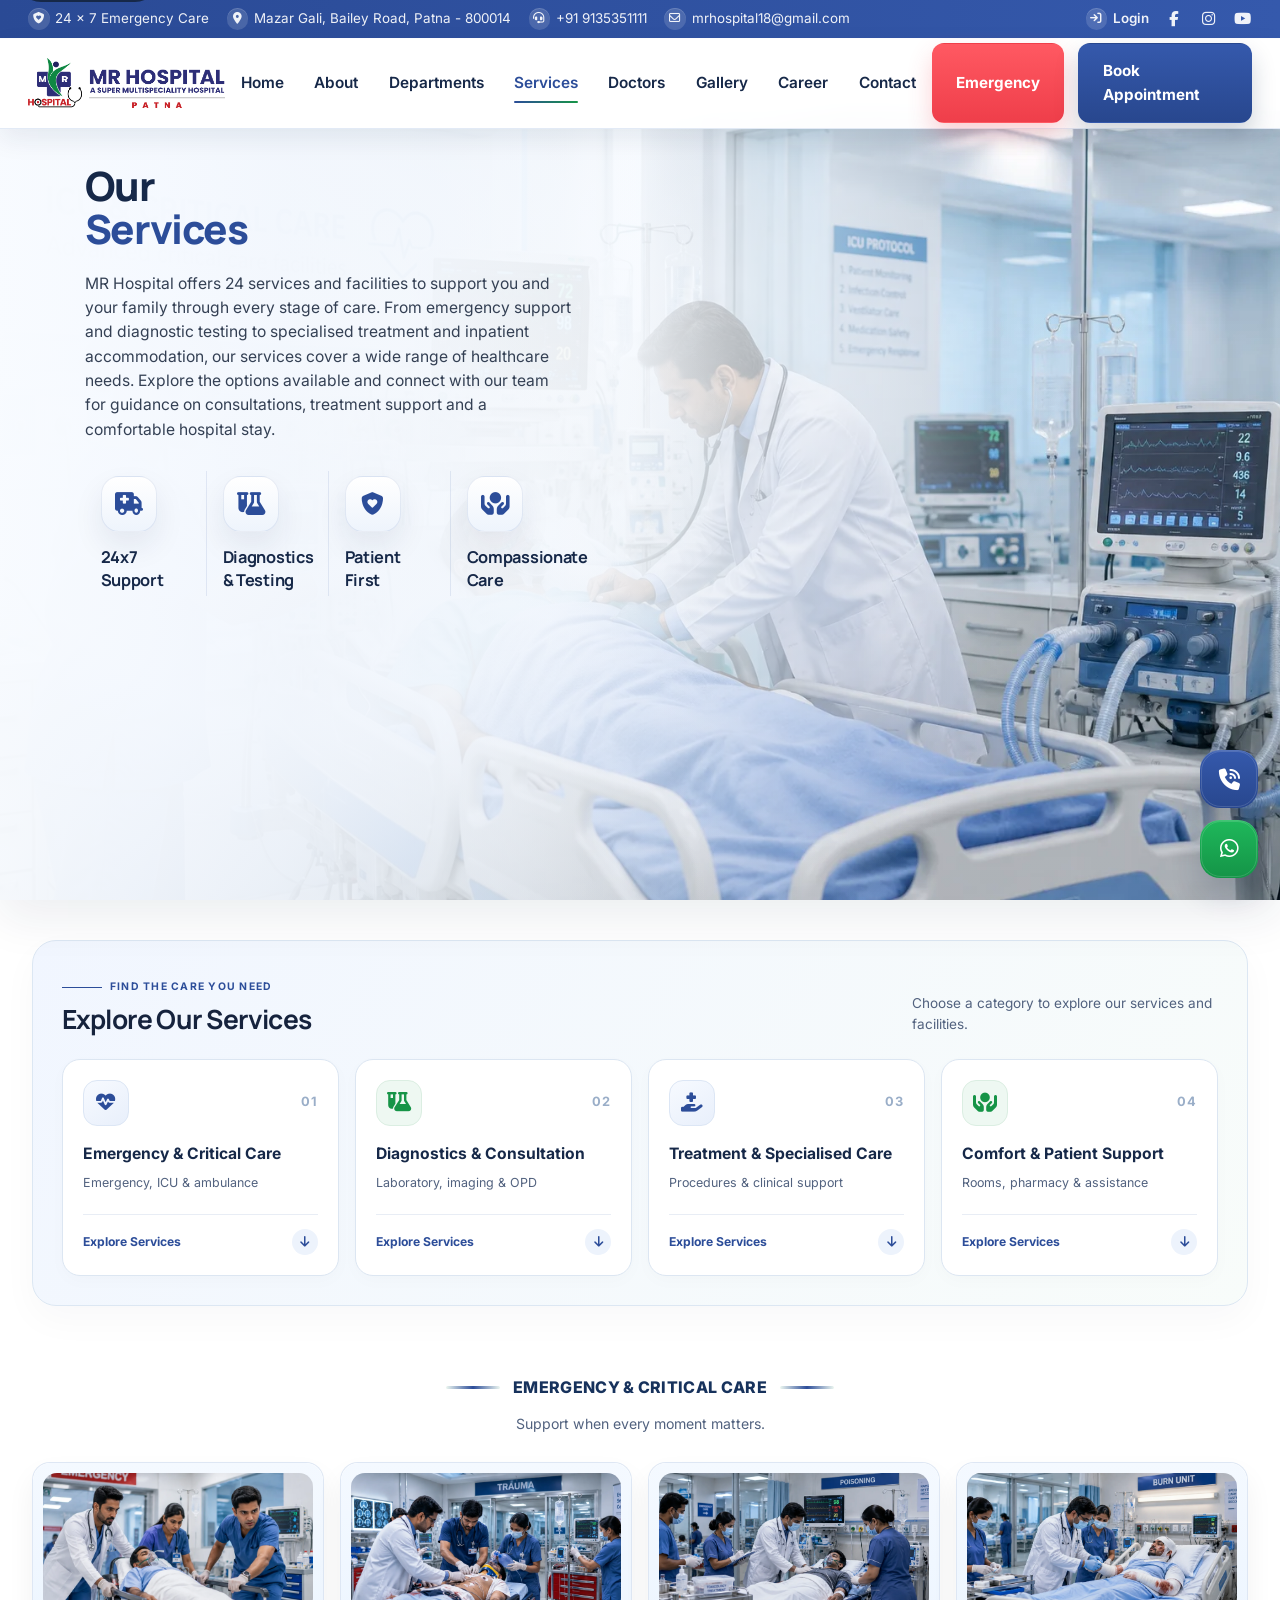
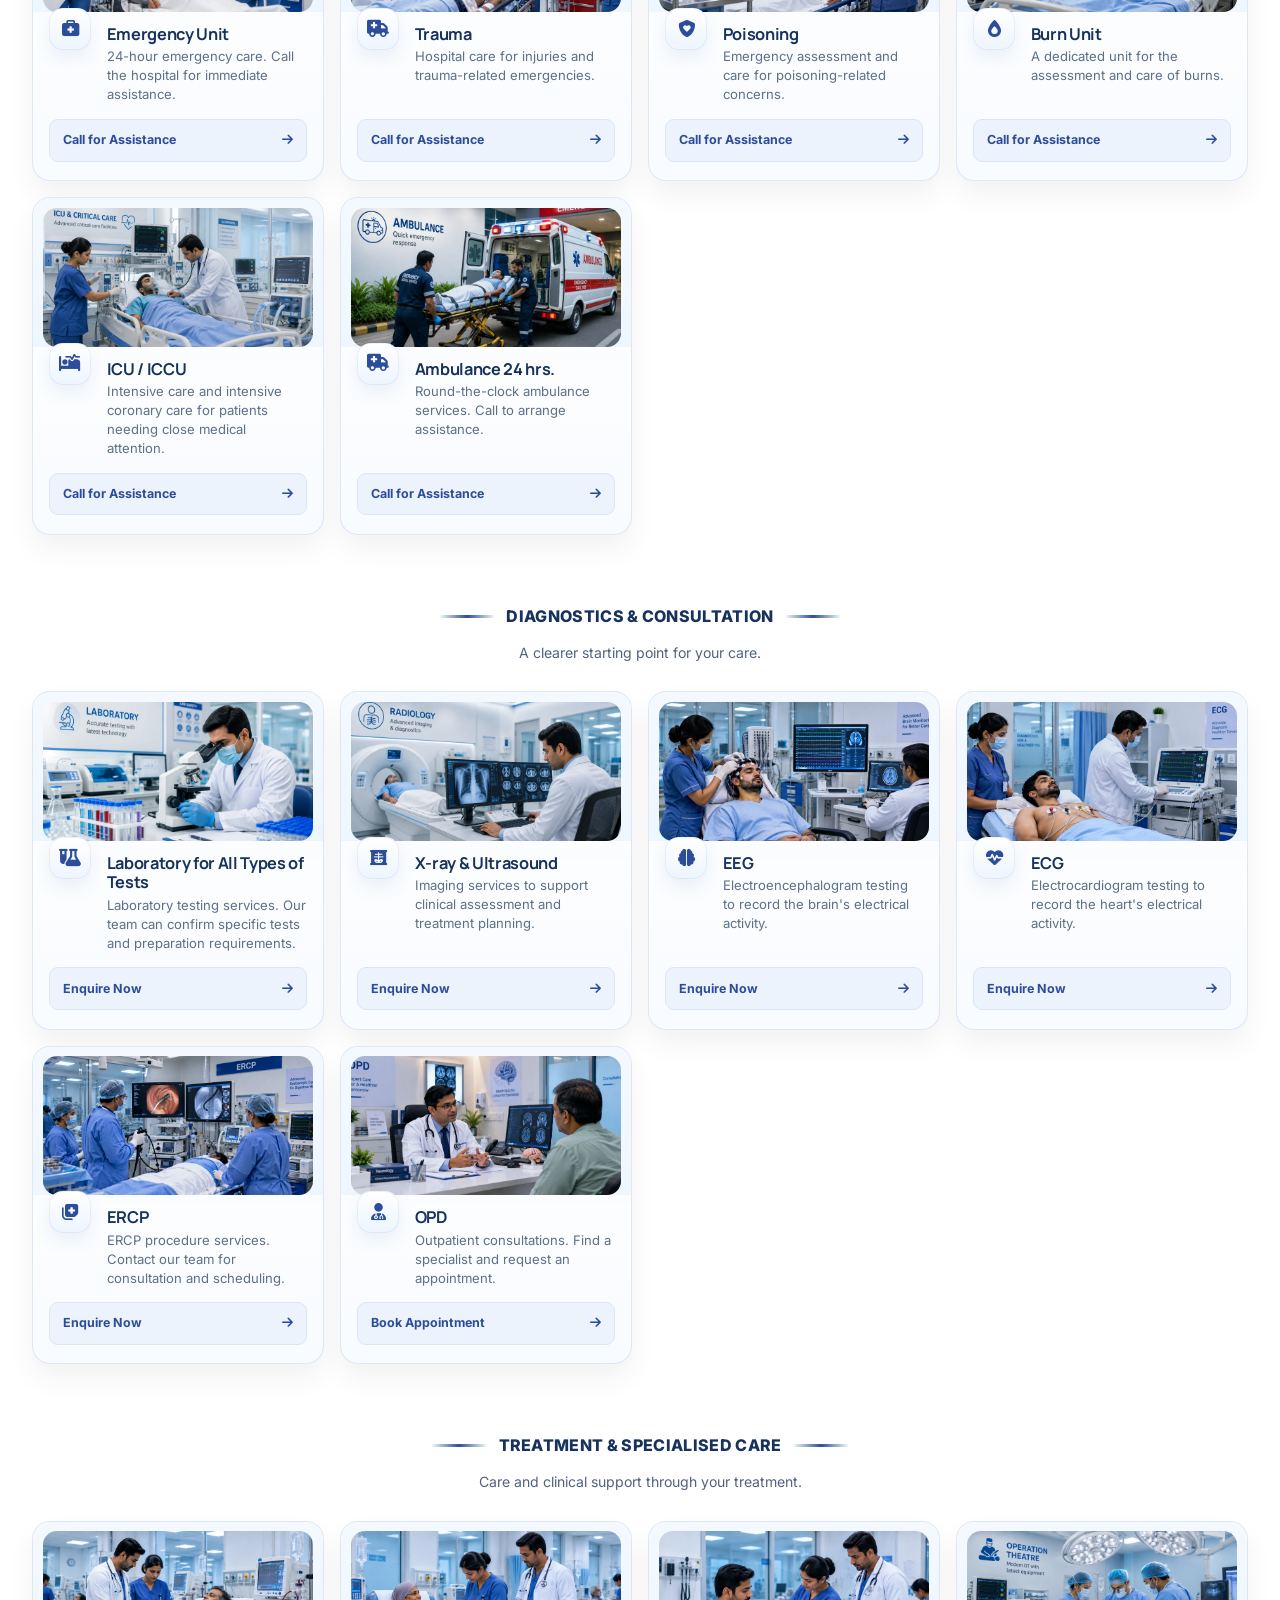
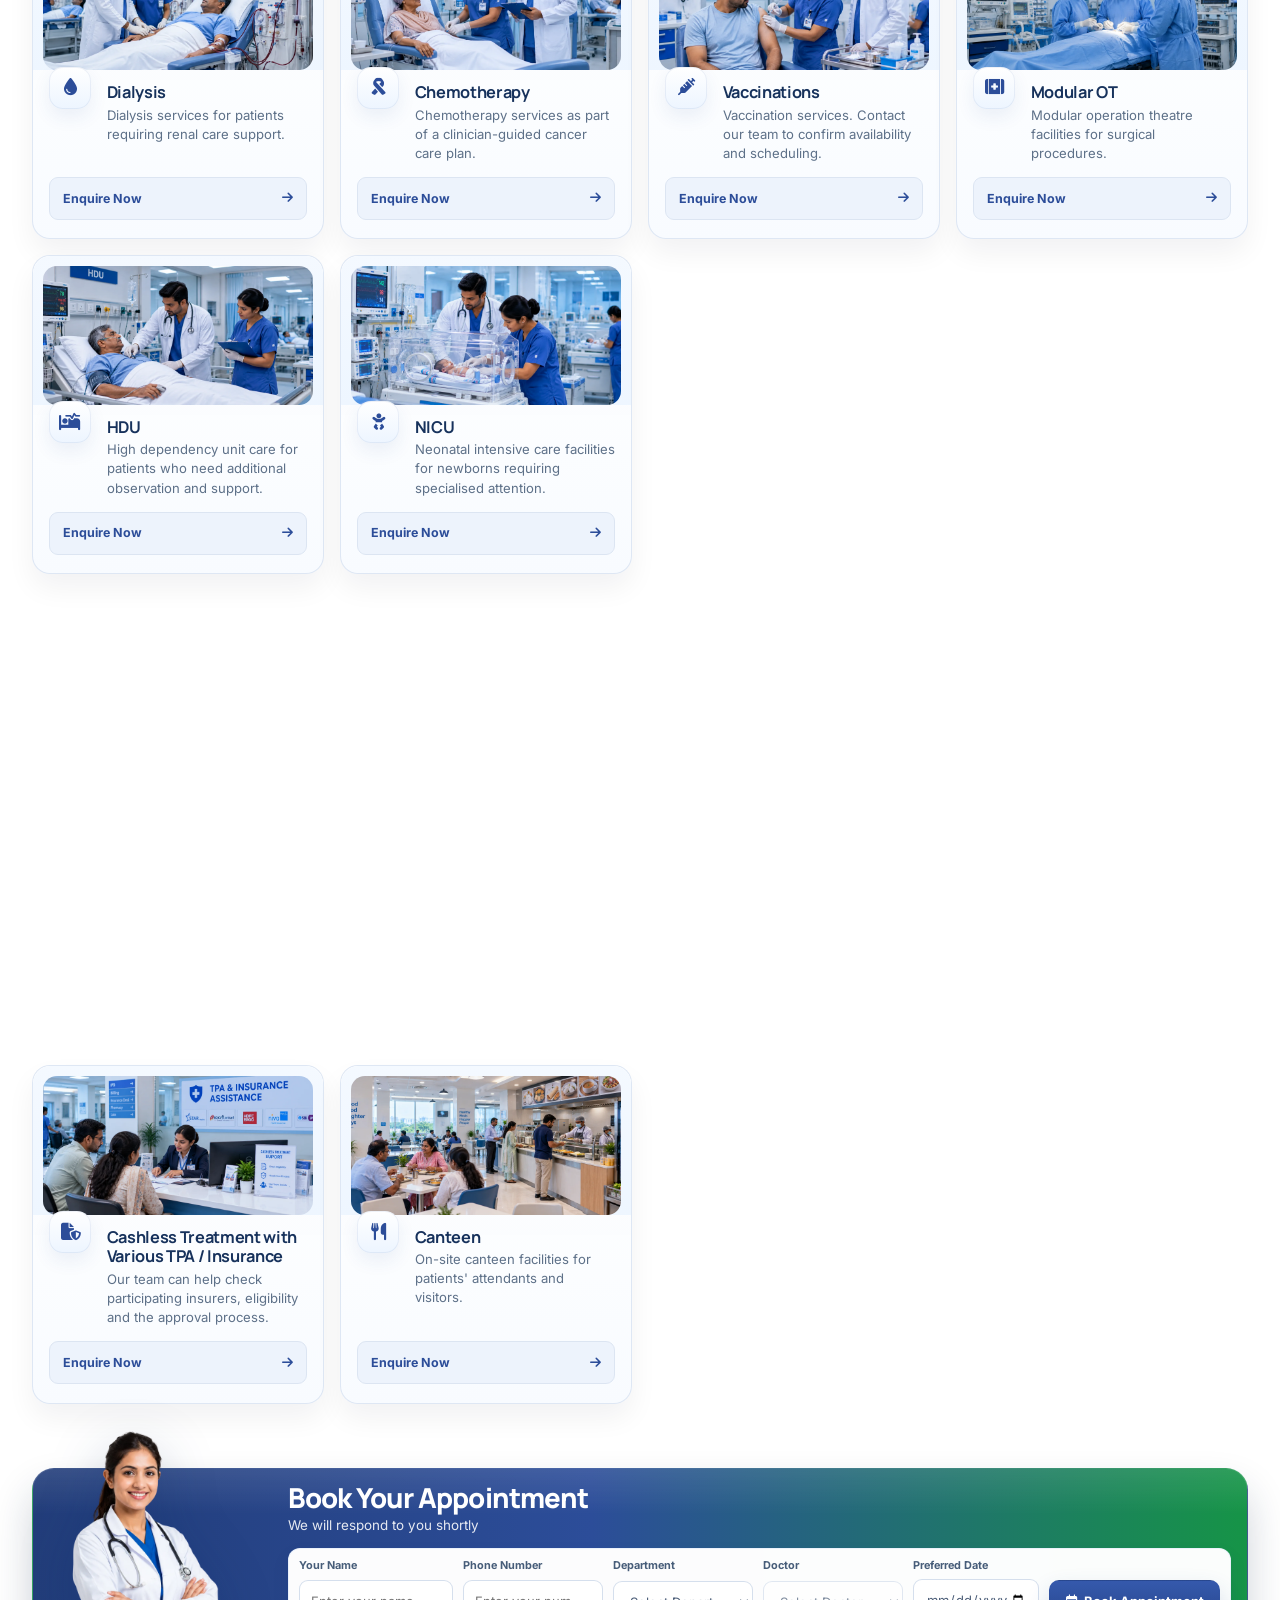
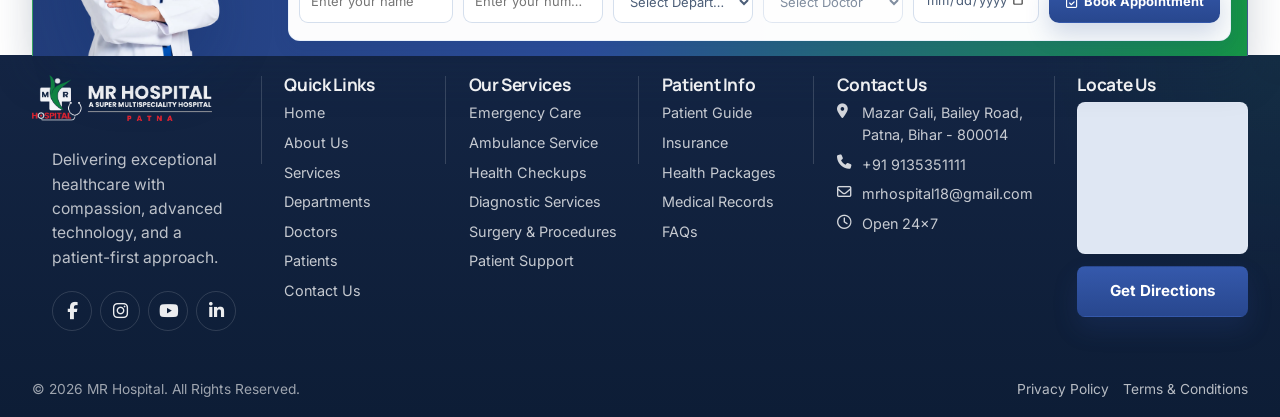
<file: services.html>
<!DOCTYPE html>
<html lang="en">
<head>
  <meta charset="UTF-8">
  <meta name="viewport" content="width=device-width, initial-scale=1.0">
  <title>Services at MR Hospital Patna | Emergency, ICU, Diagnostics & More</title>
  <meta name="description" content="Review core services at MR Hospital Patna including emergency care, ICU, diagnostics, ambulance support, surgery support, and patient services.">
  <meta name="robots" content="index, follow">
  <meta name="author" content="MR Hospital">
  <meta name="theme-color" content="#2c4d99">
  <meta name="keywords" content="MR Hospital services, emergency care Patna, ICU Patna, diagnostics Patna, ambulance service Patna">
  <meta property="og:locale" content="en_IN">
  <meta property="og:type" content="website">
  <meta property="og:title" content="Services at MR Hospital Patna | Emergency, ICU, Diagnostics & More">
  <meta property="og:description" content="Explore emergency, ICU, diagnostics, ambulance, and patient services at MR Hospital Patna.">
  <meta property="og:site_name" content="MR Hospital">
  <meta property="og:image" content="assets/images/services/service-emergency-care.png">
  <meta name="twitter:card" content="summary_large_image">
  <meta name="twitter:title" content="Services at MR Hospital Patna | Emergency, ICU, Diagnostics & More">
  <meta name="twitter:description" content="Review the services available at MR Hospital Patna, including emergency and diagnostic support.">
  <meta name="twitter:image" content="assets/images/services/service-emergency-care.png">
  <link rel="preconnect" href="https://fonts.googleapis.com">
  <link rel="preconnect" href="https://fonts.gstatic.com" crossorigin>
  <link href="https://fonts.googleapis.com/css2?family=Inter:wght@400;500;600;700;800&family=Manrope:wght@700;800&display=swap" rel="stylesheet">
  <link rel="stylesheet" href="https://cdnjs.cloudflare.com/ajax/libs/font-awesome/6.7.2/css/all.min.css" integrity="sha512-Evv84Mr4kqVGRNSgIGL/F/aIDqQb7xQ2vcrdIwxfjThSH8CSR7PBEakCr51Ck+w+/U6swU2Im1vVX0SVk9ABhg==" crossorigin="anonymous" referrerpolicy="no-referrer">
  <link rel="icon" type="image/svg+xml" href="assets/images/logo/favicon.svg">
  <link rel="icon" type="image/png" href="assets/images/logo/favicon.png">
  <link rel="apple-touch-icon" href="assets/images/logo/favicon.png">
  <link rel="stylesheet" href="assets/css/style.css">
  <link rel="stylesheet" href="assets/css/animations.css">
  <link rel="stylesheet" href="assets/css/responsive.css">
  <link rel="stylesheet" href="assets/css/services.css">
  <link rel="stylesheet" href="assets/css/departments-hero.css">
</head>
<body>
  <a class="skip-link" href="#main-content">Skip to content</a>

  <header class="site-header" id="top">
    <div class="topbar">
      <div class="container topbar__inner">
        <div class="topbar__info">
          <p><i class="fa-solid fa-shield-heart topbar__fa" aria-hidden="true"></i>24 x 7 Emergency Care</p>
          <p><i class="fa-solid fa-location-dot topbar__fa" aria-hidden="true"></i>Mazar Gali, Bailey Road, Patna - 800014</p>
          <a href="tel:+919135351111"><i class="fa-solid fa-headset topbar__fa" aria-hidden="true"></i>+91 9135351111</a>
          <a href="mailto:mrhospital18@gmail.com"><i class="fa-regular fa-envelope topbar__fa" aria-hidden="true"></i>mrhospital18@gmail.com</a>
        </div>
        <div class="topbar__links">
          <a href="#top"><i class="fa-solid fa-arrow-right-to-bracket topbar__fa" aria-hidden="true"></i>Login</a>
          <a href="https://www.facebook.com/profile.php?id=61553576348614" aria-label="Facebook" class="topbar__social-link" target="_blank" rel="noopener noreferrer"><i class="fa-brands fa-facebook-f topbar__social-icon" aria-hidden="true"></i></a>
          <a href="https://www.instagram.com/mrhospitalpatna2023/" aria-label="Instagram" class="topbar__social-link" target="_blank" rel="noopener noreferrer"><i class="fa-brands fa-instagram topbar__social-icon" aria-hidden="true"></i></a>
          <a href="https://www.youtube.com/@mrhospital4179" aria-label="YouTube" class="topbar__social-link" target="_blank" rel="noopener noreferrer"><i class="fa-brands fa-youtube topbar__social-icon" aria-hidden="true"></i></a>
        </div>
      </div>
    </div>

    <div class="header-nav" data-sticky-header>
      <div class="container header-nav__inner">
        <a class="brand" href="index.html" aria-label="MR Hospital home">
          <img class="brand__logo" src="assets/images/logo/mr-hospital-logo-new.png" alt="MR Hospital logo" width="512" height="512">
          <span class="brand__text">
            <strong>MR HOSPITAL</strong>
            <small>Care Beyond Boundaries</small>
          </span>
        </a>
        <button class="nav-toggle" type="button" aria-expanded="false" aria-controls="primary-menu">
          <span></span>
          <span></span>
          <span></span>
          <span class="sr-only">Toggle navigation</span>
        </button>
        <nav class="primary-nav" aria-label="Primary navigation">
          <ul class="primary-nav__menu" id="primary-menu">
            <li><a href="index.html">Home</a></li>
            <li><a href="about.html">About</a></li>
            <li><a href="departments.html">Departments</a></li>
            <li><a href="services.html" aria-current="page">Services</a></li>
            <li><a href="doctors.html">Doctors</a></li>
            <li><a href="gallery.html">Gallery</a></li>
            <li><a href="career.html">Career</a></li>
            <li><a href="contact.html">Contact</a></li>
          </ul>
        </nav>
        <div class="header-actions">
          <a class="btn btn-emergency" href="tel:+919135351111">Emergency</a>
          <a class="btn btn-primary" href="appointment.html">Book Appointment</a>
        </div>
      </div>
    </div>
  </header>

  <main class="inner-page care-page services-page" id="main-content">
    <section class="departments-hero">
      <div class="departments-hero__shell reveal">
        <div class="departments-hero__visual">
          <div class="departments-hero__image-wrap">
            <img src="assets/images/services/service-icu-critical-care.webp" alt="Illustration of a medical team providing patient care" fetchpriority="high" width="1536" height="1024">
          </div>
        </div>

        <div class="departments-hero__content">
          <div class="departments-hero__content-inner">
            <h1><span>Our</span><span class="departments-hero__title-accent">Services</span></h1>
            <p class="departments-hero__lead">MR Hospital offers 24 services and facilities to support you and your family through every stage of care. From emergency support and diagnostic testing to specialised treatment and inpatient accommodation, our services cover a wide range of healthcare needs. Explore the options available and connect with our team for guidance on consultations, treatment support and a comfortable hospital stay.</p>
            <div class="about-hero__features" aria-label="Service page highlights"><article class="about-hero__feature"><div class="about-hero__feature-icon" aria-hidden="true"><i class="fa-solid fa-truck-medical"></i></div><h3>24x7<br>Support</h3></article><article class="about-hero__feature"><div class="about-hero__feature-icon" aria-hidden="true"><i class="fa-solid fa-flask-vial"></i></div><h3>Diagnostics<br>&amp; Testing</h3></article><article class="about-hero__feature"><div class="about-hero__feature-icon" aria-hidden="true"><i class="fa-solid fa-shield-heart"></i></div><h3>Patient<br>First</h3></article><article class="about-hero__feature"><div class="about-hero__feature-icon" aria-hidden="true"><i class="fa-solid fa-hands-holding-circle"></i></div><h3>Compassionate<br>Care</h3></article></div>
          </div>
        </div>
      </div>
    </section>
    <div class="container care-content" id="explore-services">
      <div class="care-directory"><div class="care-directory__heading"><div><p class="eyebrow">FIND THE CARE YOU NEED</p><h2>Explore Our Services</h2></div><p>Choose a category to explore our services and facilities.</p></div><nav class="care-navigation" aria-label="Explore service categories"><a href="#emergency-care"><span class="care-navigation__top"><span class="care-navigation__icon"><i class="fa-solid fa-heart-pulse" aria-hidden="true"></i></span><span class="care-navigation__number" aria-hidden="true">01</span></span><strong>Emergency &amp; Critical Care</strong><span class="care-navigation__description">Emergency, ICU &amp; ambulance</span><span class="care-navigation__bottom">Explore Services <i class="fa-solid fa-arrow-down" aria-hidden="true"></i></span></a><a href="#diagnostics"><span class="care-navigation__top"><span class="care-navigation__icon"><i class="fa-solid fa-flask-vial" aria-hidden="true"></i></span><span class="care-navigation__number" aria-hidden="true">02</span></span><strong>Diagnostics &amp; Consultation</strong><span class="care-navigation__description">Laboratory, imaging &amp; OPD</span><span class="care-navigation__bottom">Explore Services <i class="fa-solid fa-arrow-down" aria-hidden="true"></i></span></a><a href="#treatment-support"><span class="care-navigation__top"><span class="care-navigation__icon"><i class="fa-solid fa-hand-holding-medical" aria-hidden="true"></i></span><span class="care-navigation__number" aria-hidden="true">03</span></span><strong>Treatment &amp; Specialised Care</strong><span class="care-navigation__description">Procedures &amp; clinical support</span><span class="care-navigation__bottom">Explore Services <i class="fa-solid fa-arrow-down" aria-hidden="true"></i></span></a><a href="#patient-support"><span class="care-navigation__top"><span class="care-navigation__icon"><i class="fa-solid fa-hands-holding-circle" aria-hidden="true"></i></span><span class="care-navigation__number" aria-hidden="true">04</span></span><strong>Comfort &amp; Patient Support</strong><span class="care-navigation__description">Rooms, pharmacy &amp; assistance</span><span class="care-navigation__bottom">Explore Services <i class="fa-solid fa-arrow-down" aria-hidden="true"></i></span></a></nav></div>
      <section class="care-category" id="emergency-care" aria-labelledby="emergency-care-title">
      <div class="care-category__head reveal">
        <div><h2 id="emergency-care-title">Emergency &amp; critical care</h2><p>Support when every moment matters.</p></div>
      </div>
      <div class="care-service-grid"><article class="service-card service-card--medical reveal" data-service>
          <div class="service-card__media"><img src="assets/images/services/service-emergency-care.webp" alt="" width="1536" height="1024" loading="lazy"></div>
          <div class="service-card__content">
            <div class="service-card__icon" aria-hidden="true"><i class="fa-solid fa-briefcase-medical"></i></div>
            <div class="service-card__copy"><h3>Emergency Unit</h3><p>24-hour emergency care. Call the hospital for immediate assistance.</p></div>
          </div>
          <div class="care-service-action"><a href="tel:+919135351111" aria-label="Call for Assistance — Emergency Unit">Call for Assistance<i class="fa-solid fa-arrow-right" aria-hidden="true"></i></a></div>
        </article><article class="service-card service-card--medical reveal" data-service>
          <div class="service-card__media"><img src="assets/images/services/service-trauma.webp" alt="Illustration of trauma care" width="1855" height="848" loading="lazy"></div>
          <div class="service-card__content">
            <div class="service-card__icon" aria-hidden="true"><i class="fa-solid fa-truck-medical"></i></div>
            <div class="service-card__copy"><h3>Trauma</h3><p>Hospital care for injuries and trauma-related emergencies.</p></div>
          </div>
          <div class="care-service-action"><a href="tel:+919135351111" aria-label="Call for Assistance — Trauma">Call for Assistance<i class="fa-solid fa-arrow-right" aria-hidden="true"></i></a></div>
        </article><article class="service-card service-card--medical reveal" data-service>
          <div class="service-card__media"><img src="assets/images/services/service-poisoning.webp" alt="Illustration of poisoning care" width="1855" height="848" loading="lazy"></div>
          <div class="service-card__content">
            <div class="service-card__icon" aria-hidden="true"><i class="fa-solid fa-shield-heart"></i></div>
            <div class="service-card__copy"><h3>Poisoning</h3><p>Emergency assessment and care for poisoning-related concerns.</p></div>
          </div>
          <div class="care-service-action"><a href="tel:+919135351111" aria-label="Call for Assistance — Poisoning">Call for Assistance<i class="fa-solid fa-arrow-right" aria-hidden="true"></i></a></div>
        </article><article class="service-card service-card--medical reveal" data-service>
          <div class="service-card__media"><img src="assets/images/services/service-burn-unit.webp" alt="Illustration of burn unit care" width="1855" height="848" loading="lazy"></div>
          <div class="service-card__content">
            <div class="service-card__icon" aria-hidden="true"><i class="fa-solid fa-fire-flame-simple"></i></div>
            <div class="service-card__copy"><h3>Burn Unit</h3><p>A dedicated unit for the assessment and care of burns.</p></div>
          </div>
          <div class="care-service-action"><a href="tel:+919135351111" aria-label="Call for Assistance — Burn Unit">Call for Assistance<i class="fa-solid fa-arrow-right" aria-hidden="true"></i></a></div>
        </article><article class="service-card service-card--medical reveal" data-service>
          <div class="service-card__media"><img src="assets/images/services/service-icu-critical-care.webp" alt="" width="1536" height="1024" loading="lazy"></div>
          <div class="service-card__content">
            <div class="service-card__icon" aria-hidden="true"><i class="fa-solid fa-bed-pulse"></i></div>
            <div class="service-card__copy"><h3>ICU / ICCU</h3><p>Intensive care and intensive coronary care for patients needing close medical attention.</p></div>
          </div>
          <div class="care-service-action"><a href="tel:+919135351111" aria-label="Call for Assistance — ICU / ICCU">Call for Assistance<i class="fa-solid fa-arrow-right" aria-hidden="true"></i></a></div>
        </article><article class="service-card service-card--medical reveal" data-service>
          <div class="service-card__media"><img src="assets/images/services/service-ambulance.webp" alt="" width="1536" height="1024" loading="lazy"></div>
          <div class="service-card__content">
            <div class="service-card__icon" aria-hidden="true"><i class="fa-solid fa-truck-medical"></i></div>
            <div class="service-card__copy"><h3>Ambulance 24 hrs.</h3><p>Round-the-clock ambulance services. Call to arrange assistance.</p></div>
          </div>
          <div class="care-service-action"><a href="tel:+919135351111" aria-label="Call for Assistance — Ambulance 24 hrs.">Call for Assistance<i class="fa-solid fa-arrow-right" aria-hidden="true"></i></a></div>
        </article></div>
    </section><section class="care-category" id="diagnostics" aria-labelledby="diagnostics-title">
      <div class="care-category__head reveal">
        <div><h2 id="diagnostics-title">Diagnostics &amp; consultation</h2><p>A clearer starting point for your care.</p></div>
      </div>
      <div class="care-service-grid"><article class="service-card service-card--medical reveal" data-service>
          <div class="service-card__media"><img src="assets/images/services/service-laboratory.webp" alt="" width="1536" height="1024" loading="lazy"></div>
          <div class="service-card__content">
            <div class="service-card__icon" aria-hidden="true"><i class="fa-solid fa-flask-vial"></i></div>
            <div class="service-card__copy"><h3>Laboratory for All Types of Tests</h3><p>Laboratory testing services. Our team can confirm specific tests and preparation requirements.</p></div>
          </div>
          <div class="care-service-action"><a href="contact.html" aria-label="Enquire Now — Laboratory for All Types of Tests">Enquire Now<i class="fa-solid fa-arrow-right" aria-hidden="true"></i></a></div>
        </article><article class="service-card service-card--medical reveal" data-service>
          <div class="service-card__media"><img src="assets/images/services/service-radiology.webp" alt="" width="1536" height="1024" loading="lazy"></div>
          <div class="service-card__content">
            <div class="service-card__icon" aria-hidden="true"><i class="fa-solid fa-x-ray"></i></div>
            <div class="service-card__copy"><h3>X-ray &amp; Ultrasound</h3><p>Imaging services to support clinical assessment and treatment planning.</p></div>
          </div>
          <div class="care-service-action"><a href="contact.html" aria-label="Enquire Now — X-ray &amp; Ultrasound">Enquire Now<i class="fa-solid fa-arrow-right" aria-hidden="true"></i></a></div>
        </article><article class="service-card service-card--medical reveal" data-service>
          <div class="service-card__media"><img src="assets/images/services/service-eeg.webp" alt="EEG service illustration" width="1855" height="848" loading="lazy"></div>
          <div class="service-card__content">
            <div class="service-card__icon" aria-hidden="true"><i class="fa-solid fa-brain"></i></div>
            <div class="service-card__copy"><h3>EEG</h3><p>Electroencephalogram testing to record the brain&#x27;s electrical activity.</p></div>
          </div>
          <div class="care-service-action"><a href="contact.html" aria-label="Enquire Now — EEG">Enquire Now<i class="fa-solid fa-arrow-right" aria-hidden="true"></i></a></div>
        </article><article class="service-card service-card--medical reveal" data-service>
          <div class="service-card__media"><img src="assets/images/services/service-ecg.webp" alt="ECG service illustration" width="1855" height="848" loading="lazy"></div>
          <div class="service-card__content">
            <div class="service-card__icon" aria-hidden="true"><i class="fa-solid fa-heart-pulse"></i></div>
            <div class="service-card__copy"><h3>ECG</h3><p>Electrocardiogram testing to record the heart&#x27;s electrical activity.</p></div>
          </div>
          <div class="care-service-action"><a href="contact.html" aria-label="Enquire Now — ECG">Enquire Now<i class="fa-solid fa-arrow-right" aria-hidden="true"></i></a></div>
        </article><article class="service-card service-card--medical reveal" data-service>
          <div class="service-card__media"><img src="assets/images/services/service-ercp.webp" alt="ERCP service illustration" width="1855" height="848" loading="lazy"></div>
          <div class="service-card__content">
            <div class="service-card__icon" aria-hidden="true"><i class="fa-solid fa-notes-medical"></i></div>
            <div class="service-card__copy"><h3>ERCP</h3><p>ERCP procedure services. Contact our team for consultation and scheduling.</p></div>
          </div>
          <div class="care-service-action"><a href="contact.html" aria-label="Enquire Now — ERCP">Enquire Now<i class="fa-solid fa-arrow-right" aria-hidden="true"></i></a></div>
        </article><article class="service-card service-card--medical reveal" data-service>
          <div class="service-card__media"><img src="assets/images/services/service-opd.webp" alt="OPD service illustration" width="1855" height="848" loading="lazy"></div>
          <div class="service-card__content">
            <div class="service-card__icon" aria-hidden="true"><i class="fa-solid fa-user-doctor"></i></div>
            <div class="service-card__copy"><h3>OPD</h3><p>Outpatient consultations. Find a specialist and request an appointment.</p></div>
          </div>
          <div class="care-service-action"><a href="appointment.html" aria-label="Book Appointment — OPD">Book Appointment<i class="fa-solid fa-arrow-right" aria-hidden="true"></i></a></div>
        </article></div>
    </section><section class="care-category" id="treatment-support" aria-labelledby="treatment-support-title">
      <div class="care-category__head reveal">
        <div><h2 id="treatment-support-title">Treatment &amp; specialised care</h2><p>Care and clinical support through your treatment.</p></div>
      </div>
      <div class="care-service-grid"><article class="service-card service-card--medical reveal" data-service>
          <div class="service-card__media"><img src="assets/images/services/service-dialysis.webp" alt="Dialysis service illustration" width="1855" height="848" loading="lazy"></div>
          <div class="service-card__content">
            <div class="service-card__icon" aria-hidden="true"><i class="fa-solid fa-droplet"></i></div>
            <div class="service-card__copy"><h3>Dialysis</h3><p>Dialysis services for patients requiring renal care support.</p></div>
          </div>
          <div class="care-service-action"><a href="contact.html" aria-label="Enquire Now — Dialysis">Enquire Now<i class="fa-solid fa-arrow-right" aria-hidden="true"></i></a></div>
        </article><article class="service-card service-card--medical reveal" data-service>
          <div class="service-card__media"><img src="assets/images/services/service-chemotherapy.webp" alt="Chemotherapy service illustration" width="1855" height="848" loading="lazy"></div>
          <div class="service-card__content">
            <div class="service-card__icon" aria-hidden="true"><i class="fa-solid fa-ribbon"></i></div>
            <div class="service-card__copy"><h3>Chemotherapy</h3><p>Chemotherapy services as part of a clinician-guided cancer care plan.</p></div>
          </div>
          <div class="care-service-action"><a href="contact.html" aria-label="Enquire Now — Chemotherapy">Enquire Now<i class="fa-solid fa-arrow-right" aria-hidden="true"></i></a></div>
        </article><article class="service-card service-card--medical reveal" data-service>
          <div class="service-card__media"><img src="assets/images/services/service-vaccinations.webp" alt="Vaccinations service illustration" width="1855" height="848" loading="lazy"></div>
          <div class="service-card__content">
            <div class="service-card__icon" aria-hidden="true"><i class="fa-solid fa-syringe"></i></div>
            <div class="service-card__copy"><h3>Vaccinations</h3><p>Vaccination services. Contact our team to confirm availability and scheduling.</p></div>
          </div>
          <div class="care-service-action"><a href="contact.html" aria-label="Enquire Now — Vaccinations">Enquire Now<i class="fa-solid fa-arrow-right" aria-hidden="true"></i></a></div>
        </article><article class="service-card service-card--medical reveal" data-service>
          <div class="service-card__media"><img src="assets/images/services/service-operation-theatre.webp" alt="" width="1536" height="1024" loading="lazy"></div>
          <div class="service-card__content">
            <div class="service-card__icon" aria-hidden="true"><i class="fa-solid fa-kit-medical"></i></div>
            <div class="service-card__copy"><h3>Modular OT</h3><p>Modular operation theatre facilities for surgical procedures.</p></div>
          </div>
          <div class="care-service-action"><a href="contact.html" aria-label="Enquire Now — Modular OT">Enquire Now<i class="fa-solid fa-arrow-right" aria-hidden="true"></i></a></div>
        </article><article class="service-card service-card--medical reveal" data-service>
          <div class="service-card__media"><img src="assets/images/services/service-hdu.webp" alt="HDU service illustration" width="1855" height="848" loading="lazy"></div>
          <div class="service-card__content">
            <div class="service-card__icon" aria-hidden="true"><i class="fa-solid fa-bed-pulse"></i></div>
            <div class="service-card__copy"><h3>HDU</h3><p>High dependency unit care for patients who need additional observation and support.</p></div>
          </div>
          <div class="care-service-action"><a href="contact.html" aria-label="Enquire Now — HDU">Enquire Now<i class="fa-solid fa-arrow-right" aria-hidden="true"></i></a></div>
        </article><article class="service-card service-card--medical reveal" data-service>
          <div class="service-card__media"><img src="assets/images/services/service-nicu.webp" alt="NICU service illustration" width="1855" height="848" loading="lazy"></div>
          <div class="service-card__content">
            <div class="service-card__icon" aria-hidden="true"><i class="fa-solid fa-baby"></i></div>
            <div class="service-card__copy"><h3>NICU</h3><p>Neonatal intensive care facilities for newborns requiring specialised attention.</p></div>
          </div>
          <div class="care-service-action"><a href="contact.html" aria-label="Enquire Now — NICU">Enquire Now<i class="fa-solid fa-arrow-right" aria-hidden="true"></i></a></div>
        </article></div>
    </section><section class="care-category" id="patient-support" aria-labelledby="patient-support-title">
      <div class="care-category__head reveal">
        <div><h2 id="patient-support-title">Comfort &amp; patient support</h2><p>Practical support for patients and families.</p></div>
      </div>
      <div class="care-service-grid"><article class="service-card service-card--medical reveal" data-service>
          <div class="service-card__media"><img src="assets/images/services/service-deluxe-room.webp" alt="Deluxe Room illustration" width="1855" height="848" loading="lazy"></div>
          <div class="service-card__content">
            <div class="service-card__icon" aria-hidden="true"><i class="fa-solid fa-bed"></i></div>
            <div class="service-card__copy"><h3>Deluxe Room</h3><p>Deluxe inpatient accommodation. Ask our team about room availability.</p></div>
          </div>
          <div class="care-service-action"><a href="contact.html" aria-label="Enquire Now — Deluxe Room">Enquire Now<i class="fa-solid fa-arrow-right" aria-hidden="true"></i></a></div>
        </article><article class="service-card service-card--medical reveal" data-service>
          <div class="service-card__media"><img src="assets/images/services/service-ac-non-ac-room.webp" alt="AC / Non AC Room illustration" width="1855" height="848" loading="lazy"></div>
          <div class="service-card__content">
            <div class="service-card__icon" aria-hidden="true"><i class="fa-solid fa-bed"></i></div>
            <div class="service-card__copy"><h3>AC / Non AC Room</h3><p>Air-conditioned and non-air-conditioned accommodation options for your stay.</p></div>
          </div>
          <div class="care-service-action"><a href="contact.html" aria-label="Enquire Now — AC / Non AC Room">Enquire Now<i class="fa-solid fa-arrow-right" aria-hidden="true"></i></a></div>
        </article><article class="service-card service-card--medical reveal" data-service>
          <div class="service-card__media"><img src="assets/images/services/service-general-ward.webp" alt="General Ward illustration" width="1855" height="848" loading="lazy"></div>
          <div class="service-card__content">
            <div class="service-card__icon" aria-hidden="true"><i class="fa-solid fa-hospital"></i></div>
            <div class="service-card__copy"><h3>General Ward</h3><p>General ward accommodation for patients receiving inpatient care.</p></div>
          </div>
          <div class="care-service-action"><a href="contact.html" aria-label="Enquire Now — General Ward">Enquire Now<i class="fa-solid fa-arrow-right" aria-hidden="true"></i></a></div>
        </article><article class="service-card service-card--medical reveal" data-service>
          <div class="service-card__media"><img src="assets/images/services/service-pharmacy.webp" alt="" width="1672" height="941" loading="lazy"></div>
          <div class="service-card__content">
            <div class="service-card__icon" aria-hidden="true"><i class="fa-solid fa-pills"></i></div>
            <div class="service-card__copy"><h3>24 × 7 Pharmacy</h3><p>Round-the-clock pharmacy services for patients and their care needs.</p></div>
          </div>
          <div class="care-service-action"><a href="contact.html" aria-label="Enquire Now — 24 × 7 Pharmacy">Enquire Now<i class="fa-solid fa-arrow-right" aria-hidden="true"></i></a></div>
        </article><article class="service-card service-card--medical reveal" data-service>
          <div class="service-card__media"><img src="assets/images/services/service-tpa-insurance.webp" alt="Cashless Treatment with Various TPA / Insurance illustration" width="1855" height="848" loading="lazy"></div>
          <div class="service-card__content">
            <div class="service-card__icon" aria-hidden="true"><i class="fa-solid fa-file-shield"></i></div>
            <div class="service-card__copy"><h3>Cashless Treatment with Various TPA / Insurance</h3><p>Our team can help check participating insurers, eligibility and the approval process.</p></div>
          </div>
          <div class="care-service-action"><a href="contact.html" aria-label="Enquire Now — Cashless Treatment with Various TPA / Insurance">Enquire Now<i class="fa-solid fa-arrow-right" aria-hidden="true"></i></a></div>
        </article><article class="service-card service-card--medical reveal" data-service>
          <div class="service-card__media"><img src="assets/images/services/service-canteen.webp" alt="Canteen illustration" width="1855" height="848" loading="lazy"></div>
          <div class="service-card__content">
            <div class="service-card__icon" aria-hidden="true"><i class="fa-solid fa-utensils"></i></div>
            <div class="service-card__copy"><h3>Canteen</h3><p>On-site canteen facilities for patients&#x27; attendants and visitors.</p></div>
          </div>
          <div class="care-service-action"><a href="contact.html" aria-label="Enquire Now — Canteen">Enquire Now<i class="fa-solid fa-arrow-right" aria-hidden="true"></i></a></div>
        </article></div>
    </section>

    </div>
    <section class="appointment-home section">
      <div class="container appointment-banner reveal">
        <div class="appointment-banner__visual" aria-hidden="true">
          <img class="appointment-banner__doctor-image" src="assets/images/doctors/appointment-doctor-cutout.webp" alt="" width="1280" height="1280" loading="lazy">
        </div>
        <div class="appointment-banner__content">
          <div class="appointment-banner__head">
            <h2>Book Your Appointment</h2>
            <p>We will respond to you shortly</p>
          </div>
          <form class="appointment-banner__form" action="forms/appointment.php" method="post" data-form-validate>
            <div class="appointment-banner__field">
              <label for="services-name">Your Name</label>
              <input id="services-name" name="full_name" type="text" placeholder="Enter your name" required>
            </div>
            <div class="appointment-banner__field">
              <label for="services-phone">Phone Number</label>
              <input id="services-phone" name="phone" type="tel" placeholder="Enter your number" required pattern="[0-9+\-\s]{10,}">
            </div>
            <div class="appointment-banner__field">
              <label for="services-department">Department</label>
              <select id="services-department" name="department" required>
                  <option value="">Select Department</option>
                </select>
            </div>
            <div class="appointment-banner__field">
              <label for="services-doctor">Doctor</label>
              <select id="services-doctor" name="doctor">
                  <option value="">Select Department First</option>
                </select>
            </div>
            <div class="appointment-banner__field appointment-banner__field--date">
              <label for="services-date">Preferred Date</label>
              <input id="services-date" name="preferred_date" type="date" required>
            </div>
            <button class="btn btn-primary appointment-banner__submit" type="submit"><i class="fa-regular fa-calendar-check" aria-hidden="true"></i><span>Book Appointment</span></button>
            <p class="form-note" aria-live="polite"></p>
          </form>
        </div>
      </div>
    </section>

  </main>

  <footer class="site-footer">
    <div class="container footer-grid">
      <div class="footer-brand">
        <a class="footer-brand__logo" href="index.html" aria-label="MR Hospital home">
          <img src="assets/images/logo/mr-hospital-footer-logo.png" alt="MR Hospital logo" width="512" height="512" loading="lazy">
        </a>
        <p>Delivering exceptional healthcare with compassion, advanced technology, and a patient-first approach.</p>
        <div class="footer-socials">
          <a href="https://www.facebook.com/profile.php?id=61553576348614" aria-label="Facebook" target="_blank" rel="noopener noreferrer"><i class="fa-brands fa-facebook-f" aria-hidden="true"></i></a>
          <a href="https://www.instagram.com/mrhospitalpatna2023/" aria-label="Instagram" target="_blank" rel="noopener noreferrer"><i class="fa-brands fa-instagram" aria-hidden="true"></i></a>
          <a href="https://www.youtube.com/@mrhospital4179" aria-label="YouTube" target="_blank" rel="noopener noreferrer"><i class="fa-brands fa-youtube" aria-hidden="true"></i></a>
          <a href="#top" aria-label="LinkedIn"><i class="fa-brands fa-linkedin-in" aria-hidden="true"></i></a>
        </div>
      </div>
      <div class="footer-links">
        <h3>Quick Links</h3>
        <ul>
          <li><a href="index.html">Home</a></li>
          <li><a href="about.html">About Us</a></li>
          <li><a href="services.html">Services</a></li>
          <li><a href="departments.html">Departments</a></li>
          <li><a href="doctors.html">Doctors</a></li>
          <li><a href="contact.html">Patients</a></li>
          <li><a href="contact.html">Contact Us</a></li>
        </ul>
      </div>
      <div class="footer-services">
        <h3>Our Services</h3>
        <ul>
          <li><a href="services.html">Emergency Care</a></li>
          <li><a href="services.html">Ambulance Service</a></li>
          <li><a href="services.html">Health Checkups</a></li>
          <li><a href="services.html">Diagnostic Services</a></li>
          <li><a href="services.html">Surgery &amp; Procedures</a></li>
          <li><a href="services.html">Patient Support</a></li>
        </ul>
      </div>
      <div class="footer-info">
        <h3>Patient Info</h3>
        <ul>
          <li><a href="contact.html">Patient Guide</a></li>
          <li><a href="contact.html">Insurance</a></li>
          <li><a href="departments.html">Health Packages</a></li>
          <li><a href="contact.html">Medical Records</a></li>
          <li><a href="contact.html">FAQs</a></li>
        </ul>
      </div>
      <div class="footer-contact">
        <h3>Contact Us</h3>
        <ul>
          <li><i class="fa-solid fa-location-dot" aria-hidden="true"></i><span>Mazar Gali, Bailey Road,<br>Patna, Bihar - 800014</span></li>
          <li><i class="fa-solid fa-phone" aria-hidden="true"></i><a href="tel:+919135351111">+91 9135351111</a></li>
          <li><i class="fa-regular fa-envelope" aria-hidden="true"></i><a href="mailto:mrhospital18@gmail.com">mrhospital18@gmail.com</a></li>
          <li><i class="fa-regular fa-clock" aria-hidden="true"></i><span>Open 24x7</span></li>
        </ul>
      </div>
      <div class="footer-map">
        <h3>Locate Us</h3>
        <div class="footer-map__card" aria-label="Map preview of MR Hospital location">
          <iframe src="https://www.google.com/maps/embed?pb=!1m18!1m12!1m3!1d3597.996483004668!2d85.08810217485073!3d25.605033115062184!2m3!1f0!2f0!3f0!3m2!1i1024!2i768!4f13.1!3m3!1m2!1s0x39ed57b881ea3aad%3A0x2b7ec10907c1d8ed!2sMR%20HOSPITAL%20PATNA!5e0!3m2!1sen!2sin!4v1785693603904!5m2!1sen!2sin" width="600" height="450" style="border:0;" allowfullscreen="" loading="lazy" referrerpolicy="strict-origin-when-cross-origin" title="MR Hospital Patna location map"></iframe>
        </div>
        <a class="btn btn-primary footer-map__directions" href="https://www.google.com/maps/dir/?api=1&destination=MR+HOSPITAL+PATNA" target="_blank" rel="noopener noreferrer">Get Directions</a>
      </div>
    </div>
    <div class="footer-bottom">
      <div class="container footer-bottom__inner">
        <p>&copy; 2026 MR Hospital. All Rights Reserved.</p>
        <div class="footer-bottom__links">
          <a href="privacy-policy.html">Privacy Policy</a>
          <a href="terms-conditions.html">Terms &amp; Conditions</a>
        </div>
      </div>
    </div>
  </footer>

  <script src="assets/js/departments.js" defer></script>
  <script src="assets/js/doctors.js" defer></script>
  <script src="assets/js/main.js" defer></script>
  <script src="assets/js/forms.js" defer></script>
</body>
</html>
</file>
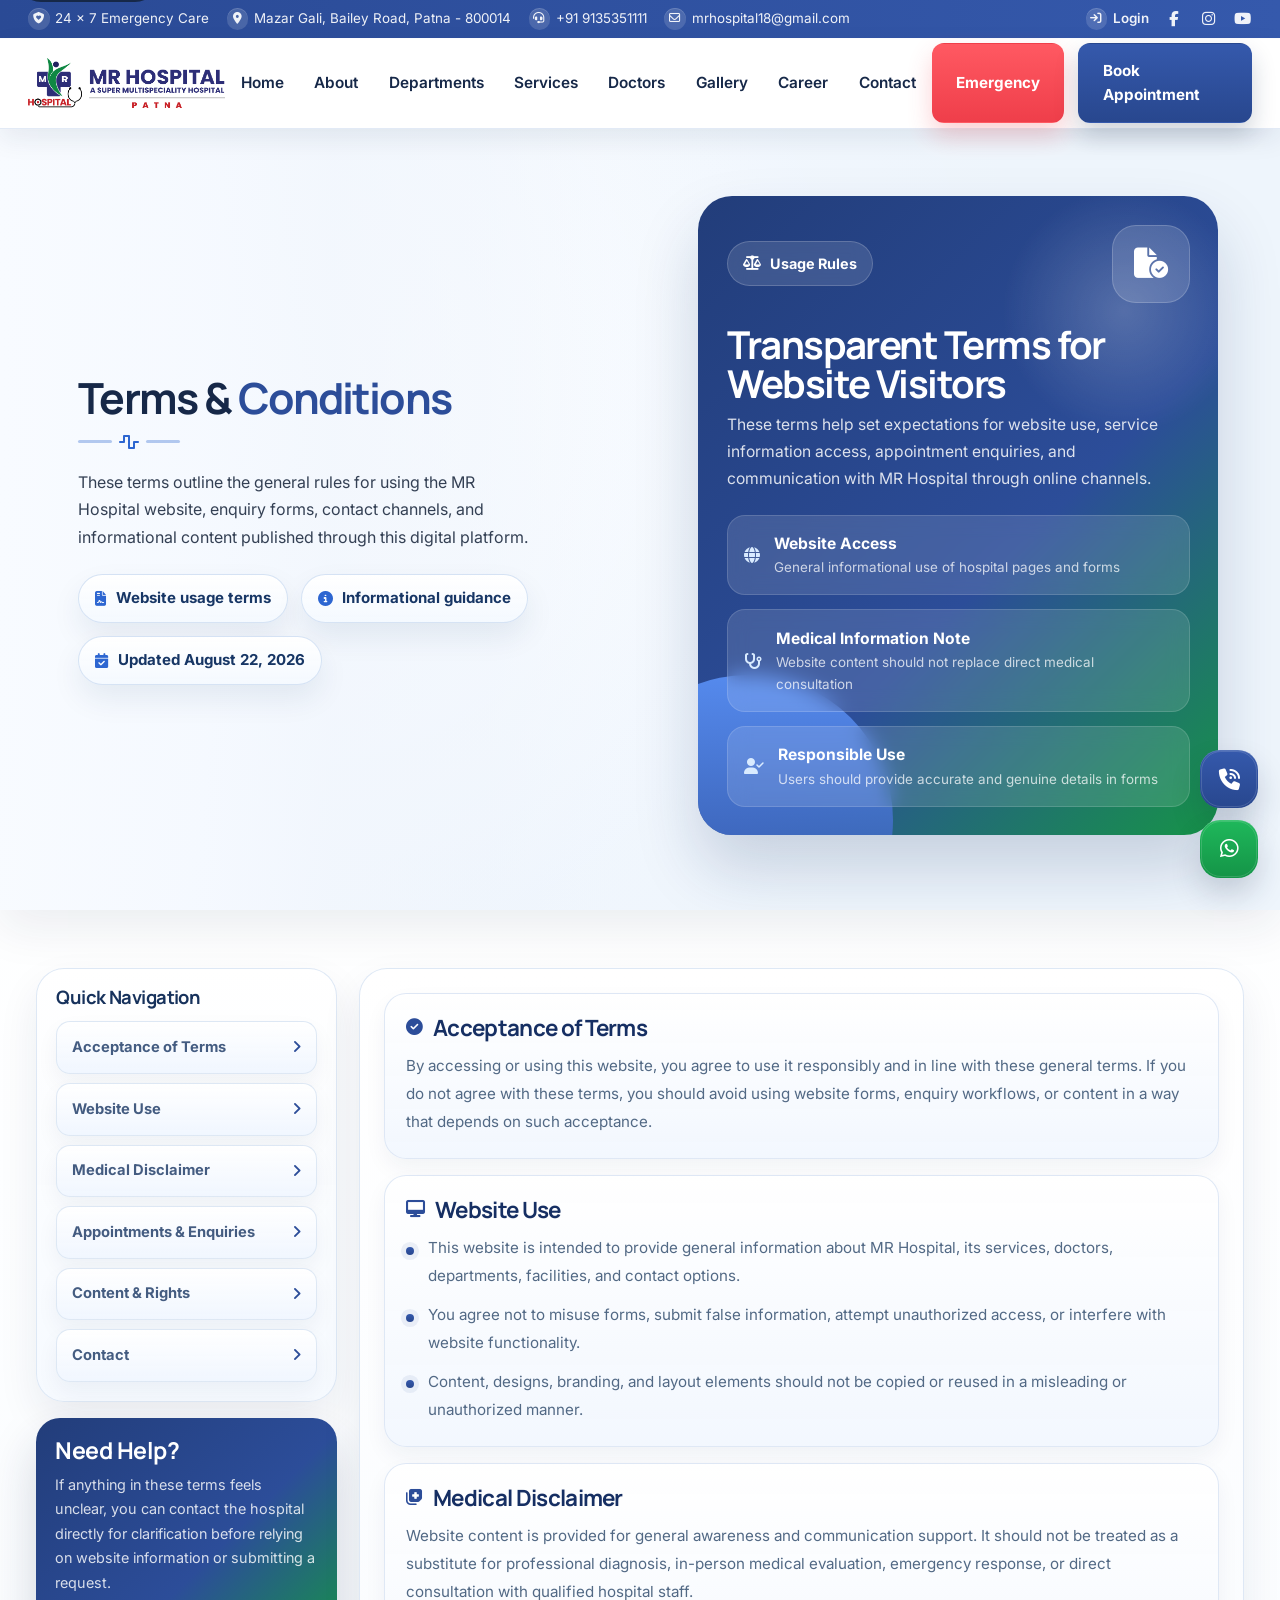
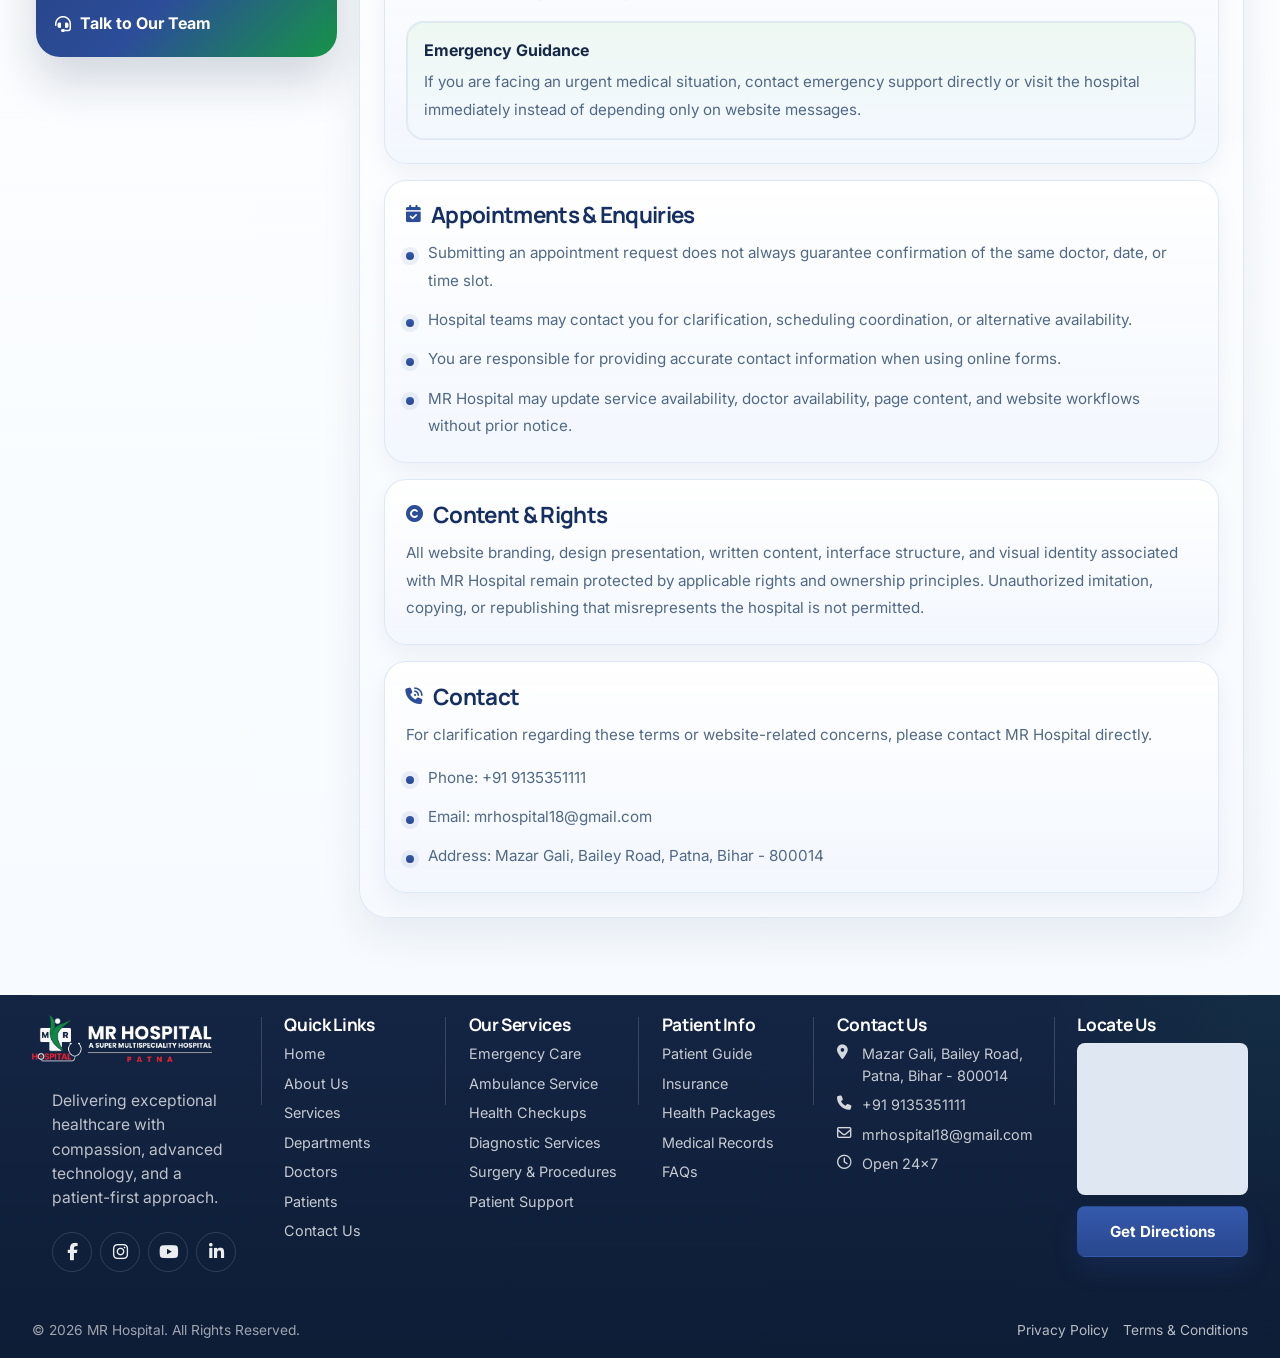
<file: terms-conditions.html>
<!DOCTYPE html>
<html lang="en">
<head>
  <meta charset="UTF-8">
  <meta name="viewport" content="width=device-width, initial-scale=1.0">
  <title>Terms &amp; Conditions | MR Hospital Patna</title>
  <meta name="description" content="Read the website terms and conditions for MR Hospital Patna.">
  <meta name="robots" content="index, follow">
  <meta name="author" content="MR Hospital">
  <meta name="theme-color" content="#2c4d99">
  <meta name="keywords" content="MR Hospital terms and conditions, hospital website usage terms">
  <meta property="og:locale" content="en_IN">
  <meta property="og:type" content="website">
  <meta property="og:title" content="Terms &amp; Conditions | MR Hospital Patna">
  <meta property="og:description" content="Review the website terms and conditions for MR Hospital Patna.">
  <meta property="og:site_name" content="MR Hospital">
  <meta property="og:image" content="assets/images/logo/mr-hospital-logo-new.png">
  <meta name="twitter:card" content="summary_large_image">
  <meta name="twitter:title" content="Terms &amp; Conditions | MR Hospital Patna">
  <meta name="twitter:description" content="Read the website terms and conditions for MR Hospital Patna.">
  <meta name="twitter:image" content="assets/images/logo/mr-hospital-logo-new.png">
  <link rel="preconnect" href="https://fonts.googleapis.com">
  <link rel="preconnect" href="https://fonts.gstatic.com" crossorigin>
  <link href="https://fonts.googleapis.com/css2?family=Inter:wght@400;500;600;700;800&family=Manrope:wght@700;800&display=swap" rel="stylesheet">
  <link rel="stylesheet" href="https://cdnjs.cloudflare.com/ajax/libs/font-awesome/6.7.2/css/all.min.css" integrity="sha512-Evv84Mr4kqVGRNSgIGL/F/aIDqQb7xQ2vcrdIwxfjThSH8CSR7PBEakCr51Ck+w+/U6swU2Im1vVX0SVk9ABhg==" crossorigin="anonymous" referrerpolicy="no-referrer">
  <link rel="icon" type="image/svg+xml" href="assets/images/logo/favicon.svg">
  <link rel="icon" type="image/png" href="assets/images/logo/favicon.png">
  <link rel="apple-touch-icon" href="assets/images/logo/favicon.png">
  <link rel="stylesheet" href="assets/css/style.css">
  <link rel="stylesheet" href="assets/css/animations.css">
  <link rel="stylesheet" href="assets/css/responsive.css">
</head>
<body>
  <a class="skip-link" href="#main-content">Skip to content</a>
  <header class="site-header" id="top">
    <div class="topbar">
      <div class="container topbar__inner">
        <div class="topbar__info">
          <p><i class="fa-solid fa-shield-heart topbar__fa" aria-hidden="true"></i>24 x 7 Emergency Care</p>
          <p><i class="fa-solid fa-location-dot topbar__fa" aria-hidden="true"></i>Mazar Gali, Bailey Road, Patna - 800014</p>
          <a href="tel:+919135351111"><i class="fa-solid fa-headset topbar__fa" aria-hidden="true"></i>+91 9135351111</a>
          <a href="mailto:mrhospital18@gmail.com"><i class="fa-regular fa-envelope topbar__fa" aria-hidden="true"></i>mrhospital18@gmail.com</a>
        </div>
        <div class="topbar__links">
          <a href="#top"><i class="fa-solid fa-arrow-right-to-bracket topbar__fa" aria-hidden="true"></i>Login</a>
          <a href="https://www.facebook.com/profile.php?id=61553576348614" aria-label="Facebook" class="topbar__social-link" target="_blank" rel="noopener noreferrer"><i class="fa-brands fa-facebook-f topbar__social-icon" aria-hidden="true"></i></a>
          <a href="https://www.instagram.com/mrhospitalpatna2023/" aria-label="Instagram" class="topbar__social-link" target="_blank" rel="noopener noreferrer"><i class="fa-brands fa-instagram topbar__social-icon" aria-hidden="true"></i></a>
          <a href="https://www.youtube.com/@mrhospital4179" aria-label="YouTube" class="topbar__social-link" target="_blank" rel="noopener noreferrer"><i class="fa-brands fa-youtube topbar__social-icon" aria-hidden="true"></i></a>
        </div>
      </div>
    </div>
    <div class="header-nav" data-sticky-header>
      <div class="container header-nav__inner">
        <a class="brand" href="index.html" aria-label="MR Hospital home">
          <img class="brand__logo" src="assets/images/logo/mr-hospital-logo-new.png" alt="MR Hospital logo" width="512" height="512">
          <span class="brand__text">
            <strong>MR HOSPITAL</strong>
            <small>Care Beyond Boundaries</small>
          </span>
        </a>
        <button class="nav-toggle" type="button" aria-expanded="false" aria-controls="primary-menu">
          <span></span>
          <span></span>
          <span></span>
          <span class="sr-only">Toggle navigation</span>
        </button>
        <nav class="primary-nav" aria-label="Primary navigation">
          <ul class="primary-nav__menu" id="primary-menu">
            <li><a href="index.html">Home</a></li>
            <li><a href="about.html">About</a></li>
            <li><a href="departments.html">Departments</a></li>
            <li><a href="services.html">Services</a></li>
            <li><a href="doctors.html">Doctors</a></li>
            <li><a href="gallery.html">Gallery</a></li>
            <li><a href="career.html">Career</a></li>
            <li><a href="contact.html">Contact</a></li>
          </ul>
        </nav>
        <div class="header-actions">
          <a class="btn btn-emergency" href="tel:+919135351111">Emergency</a>
          <a class="btn btn-primary" href="appointment.html">Book Appointment</a>
        </div>
      </div>
    </div>
  </header>

  <main class="legal-page" id="main-content">
    <section class="legal-hero">
      <div class="legal-hero__shell">
        <div class="legal-hero__content">
          <div class="legal-hero__content-inner reveal">
            <h1>Terms &amp; <span>Conditions</span></h1>
            <div class="legal-hero__pulse" aria-hidden="true">
              <span></span>
              <i class="fa-solid fa-wave-square"></i>
              <span></span>
            </div>
            <p class="legal-hero__lead">These terms outline the general rules for using the MR Hospital website, enquiry forms, contact channels, and informational content published through this digital platform.</p>
            <div class="legal-hero__meta">
              <span class="legal-hero__meta-item"><i class="fa-solid fa-file-contract"></i>Website usage terms</span>
              <span class="legal-hero__meta-item"><i class="fa-solid fa-circle-info"></i>Informational guidance</span>
              <span class="legal-hero__meta-item"><i class="fa-solid fa-calendar-check"></i>Updated August 22, 2026</span>
            </div>
          </div>
        </div>
        <div class="legal-hero__visual">
          <div class="legal-hero__card reveal">
            <div class="legal-hero__card-top">
              <span class="legal-hero__card-badge"><i class="fa-solid fa-scale-balanced"></i>Usage Rules</span>
              <div class="legal-hero__card-icon"><i class="fa-solid fa-file-circle-check"></i></div>
            </div>
            <div class="legal-hero__card-bottom">
              <h2>Transparent Terms for Website Visitors</h2>
              <p>These terms help set expectations for website use, service information access, appointment enquiries, and communication with MR Hospital through online channels.</p>
              <div class="legal-hero__card-list">
                <div class="legal-hero__card-item">
                  <i class="fa-solid fa-globe"></i>
                  <div><strong>Website Access</strong><span>General informational use of hospital pages and forms</span></div>
                </div>
                <div class="legal-hero__card-item">
                  <i class="fa-solid fa-stethoscope"></i>
                  <div><strong>Medical Information Note</strong><span>Website content should not replace direct medical consultation</span></div>
                </div>
                <div class="legal-hero__card-item">
                  <i class="fa-solid fa-user-check"></i>
                  <div><strong>Responsible Use</strong><span>Users should provide accurate and genuine details in forms</span></div>
                </div>
              </div>
            </div>
          </div>
        </div>
      </div>
    </section>

    <section class="legal-sections">
      <div class="container">
        <div class="legal-grid">
          <aside class="legal-sidebar reveal">
            <div class="legal-sidebar__card">
              <h2>Quick Navigation</h2>
              <nav class="legal-sidebar__nav" aria-label="Terms sections">
                <a href="#acceptance"><span>Acceptance of Terms</span><i class="fa-solid fa-angle-right"></i></a>
                <a href="#website-use"><span>Website Use</span><i class="fa-solid fa-angle-right"></i></a>
                <a href="#medical-disclaimer"><span>Medical Disclaimer</span><i class="fa-solid fa-angle-right"></i></a>
                <a href="#appointments"><span>Appointments & Enquiries</span><i class="fa-solid fa-angle-right"></i></a>
                <a href="#content-rights"><span>Content & Rights</span><i class="fa-solid fa-angle-right"></i></a>
                <a href="#contact-terms"><span>Contact</span><i class="fa-solid fa-angle-right"></i></a>
              </nav>
            </div>
            <div class="legal-sidebar__support">
              <h3>Need Help?</h3>
              <p>If anything in these terms feels unclear, you can contact the hospital directly for clarification before relying on website information or submitting a request.</p>
              <a href="contact.html"><i class="fa-solid fa-headset"></i>Talk to Our Team</a>
            </div>
          </aside>

          <div class="legal-content reveal">
            <section class="legal-section" id="acceptance">
              <h2><i class="fa-solid fa-circle-check"></i>Acceptance of Terms</h2>
              <p>By accessing or using this website, you agree to use it responsibly and in line with these general terms. If you do not agree with these terms, you should avoid using website forms, enquiry workflows, or content in a way that depends on such acceptance.</p>
            </section>

            <section class="legal-section" id="website-use">
              <h2><i class="fa-solid fa-desktop"></i>Website Use</h2>
              <ul>
                <li>This website is intended to provide general information about MR Hospital, its services, doctors, departments, facilities, and contact options.</li>
                <li>You agree not to misuse forms, submit false information, attempt unauthorized access, or interfere with website functionality.</li>
                <li>Content, designs, branding, and layout elements should not be copied or reused in a misleading or unauthorized manner.</li>
              </ul>
            </section>

            <section class="legal-section" id="medical-disclaimer">
              <h2><i class="fa-solid fa-notes-medical"></i>Medical Disclaimer</h2>
              <p>Website content is provided for general awareness and communication support. It should not be treated as a substitute for professional diagnosis, in-person medical evaluation, emergency response, or direct consultation with qualified hospital staff.</p>
              <div class="legal-note">
                <strong>Emergency Guidance</strong>
                <p>If you are facing an urgent medical situation, contact emergency support directly or visit the hospital immediately instead of depending only on website messages.</p>
              </div>
            </section>

            <section class="legal-section" id="appointments">
              <h2><i class="fa-solid fa-calendar-check"></i>Appointments &amp; Enquiries</h2>
              <ul>
                <li>Submitting an appointment request does not always guarantee confirmation of the same doctor, date, or time slot.</li>
                <li>Hospital teams may contact you for clarification, scheduling coordination, or alternative availability.</li>
                <li>You are responsible for providing accurate contact information when using online forms.</li>
                <li>MR Hospital may update service availability, doctor availability, page content, and website workflows without prior notice.</li>
              </ul>
            </section>

            <section class="legal-section" id="content-rights">
              <h2><i class="fa-solid fa-copyright"></i>Content &amp; Rights</h2>
              <p>All website branding, design presentation, written content, interface structure, and visual identity associated with MR Hospital remain protected by applicable rights and ownership principles. Unauthorized imitation, copying, or republishing that misrepresents the hospital is not permitted.</p>
            </section>

            <section class="legal-section" id="contact-terms">
              <h2><i class="fa-solid fa-phone-volume"></i>Contact</h2>
              <p>For clarification regarding these terms or website-related concerns, please contact MR Hospital directly.</p>
              <ul>
                <li>Phone: <a href="tel:+919135351111">+91 9135351111</a></li>
                <li>Email: <a href="mailto:mrhospital18@gmail.com">mrhospital18@gmail.com</a></li>
                <li>Address: Mazar Gali, Bailey Road, Patna, Bihar - 800014</li>
              </ul>
            </section>
          </div>
        </div>
      </div>
    </section>
  </main>

  <footer class="site-footer">
    <div class="container footer-grid">
      <div class="footer-brand">
        <a class="footer-brand__logo" href="index.html" aria-label="MR Hospital home">
          <img src="assets/images/logo/mr-hospital-footer-logo.png" alt="MR Hospital logo" width="512" height="512" loading="lazy">
        </a>
        <p>Delivering exceptional healthcare with compassion, advanced technology, and a patient-first approach.</p>
        <div class="footer-socials">
          <a href="https://www.facebook.com/profile.php?id=61553576348614" aria-label="Facebook" target="_blank" rel="noopener noreferrer"><i class="fa-brands fa-facebook-f" aria-hidden="true"></i></a>
          <a href="https://www.instagram.com/mrhospitalpatna2023/" aria-label="Instagram" target="_blank" rel="noopener noreferrer"><i class="fa-brands fa-instagram" aria-hidden="true"></i></a>
          <a href="https://www.youtube.com/@mrhospital4179" aria-label="YouTube" target="_blank" rel="noopener noreferrer"><i class="fa-brands fa-youtube" aria-hidden="true"></i></a>
          <a href="#top" aria-label="LinkedIn"><i class="fa-brands fa-linkedin-in" aria-hidden="true"></i></a>
        </div>
      </div>
      <div class="footer-links">
        <h3>Quick Links</h3>
        <ul>
          <li><a href="index.html">Home</a></li>
          <li><a href="about.html">About Us</a></li>
          <li><a href="services.html">Services</a></li>
          <li><a href="departments.html">Departments</a></li>
          <li><a href="doctors.html">Doctors</a></li>
          <li><a href="contact.html">Patients</a></li>
          <li><a href="contact.html">Contact Us</a></li>
        </ul>
      </div>
      <div class="footer-services">
        <h3>Our Services</h3>
        <ul>
          <li><a href="services.html">Emergency Care</a></li>
          <li><a href="services.html">Ambulance Service</a></li>
          <li><a href="services.html">Health Checkups</a></li>
          <li><a href="services.html">Diagnostic Services</a></li>
          <li><a href="services.html">Surgery &amp; Procedures</a></li>
          <li><a href="services.html">Patient Support</a></li>
        </ul>
      </div>
      <div class="footer-info">
        <h3>Patient Info</h3>
        <ul>
          <li><a href="contact.html">Patient Guide</a></li>
          <li><a href="contact.html">Insurance</a></li>
          <li><a href="departments.html">Health Packages</a></li>
          <li><a href="contact.html">Medical Records</a></li>
          <li><a href="contact.html">FAQs</a></li>
        </ul>
      </div>
      <div class="footer-contact">
        <h3>Contact Us</h3>
        <ul>
          <li><i class="fa-solid fa-location-dot" aria-hidden="true"></i><span>Mazar Gali, Bailey Road,<br>Patna, Bihar - 800014</span></li>
          <li><i class="fa-solid fa-phone" aria-hidden="true"></i><a href="tel:+919135351111">+91 9135351111</a></li>
          <li><i class="fa-regular fa-envelope" aria-hidden="true"></i><a href="mailto:mrhospital18@gmail.com">mrhospital18@gmail.com</a></li>
          <li><i class="fa-regular fa-clock" aria-hidden="true"></i><span>Open 24x7</span></li>
        </ul>
      </div>
      <div class="footer-map">
        <h3>Locate Us</h3>
        <div class="footer-map__card" aria-label="Map preview of MR Hospital location">
          <iframe src="https://www.google.com/maps/embed?pb=!1m18!1m12!1m3!1d3597.996483004668!2d85.08810217485073!3d25.605033115062184!2m3!1f0!2f0!3f0!3m2!1i1024!2i768!4f13.1!3m3!1m2!1s0x39ed57b881ea3aad%3A0x2b7ec10907c1d8ed!2sMR%20HOSPITAL%20PATNA!5e0!3m2!1sen!2sin!4v1785693603904!5m2!1sen!2sin" width="600" height="450" style="border:0;" allowfullscreen="" loading="lazy" referrerpolicy="strict-origin-when-cross-origin" title="MR Hospital Patna location map"></iframe>
        </div>
        <a class="btn btn-primary footer-map__directions" href="https://www.google.com/maps/dir/?api=1&destination=MR+HOSPITAL+PATNA" target="_blank" rel="noopener noreferrer">Get Directions</a>
      </div>
    </div>
    <div class="footer-bottom">
      <div class="container footer-bottom__inner">
        <p>&copy; 2026 MR Hospital. All Rights Reserved.</p>
        <div class="footer-bottom__links">
          <a href="privacy-policy.html">Privacy Policy</a>
          <a href="terms-conditions.html">Terms &amp; Conditions</a>
        </div>
      </div>
    </div>
  </footer>

  <script src="assets/js/departments.js" defer></script>
  <script src="assets/js/doctors.js" defer></script>
  <script src="assets/js/main.js" defer></script>
</body>
</html>
</file>
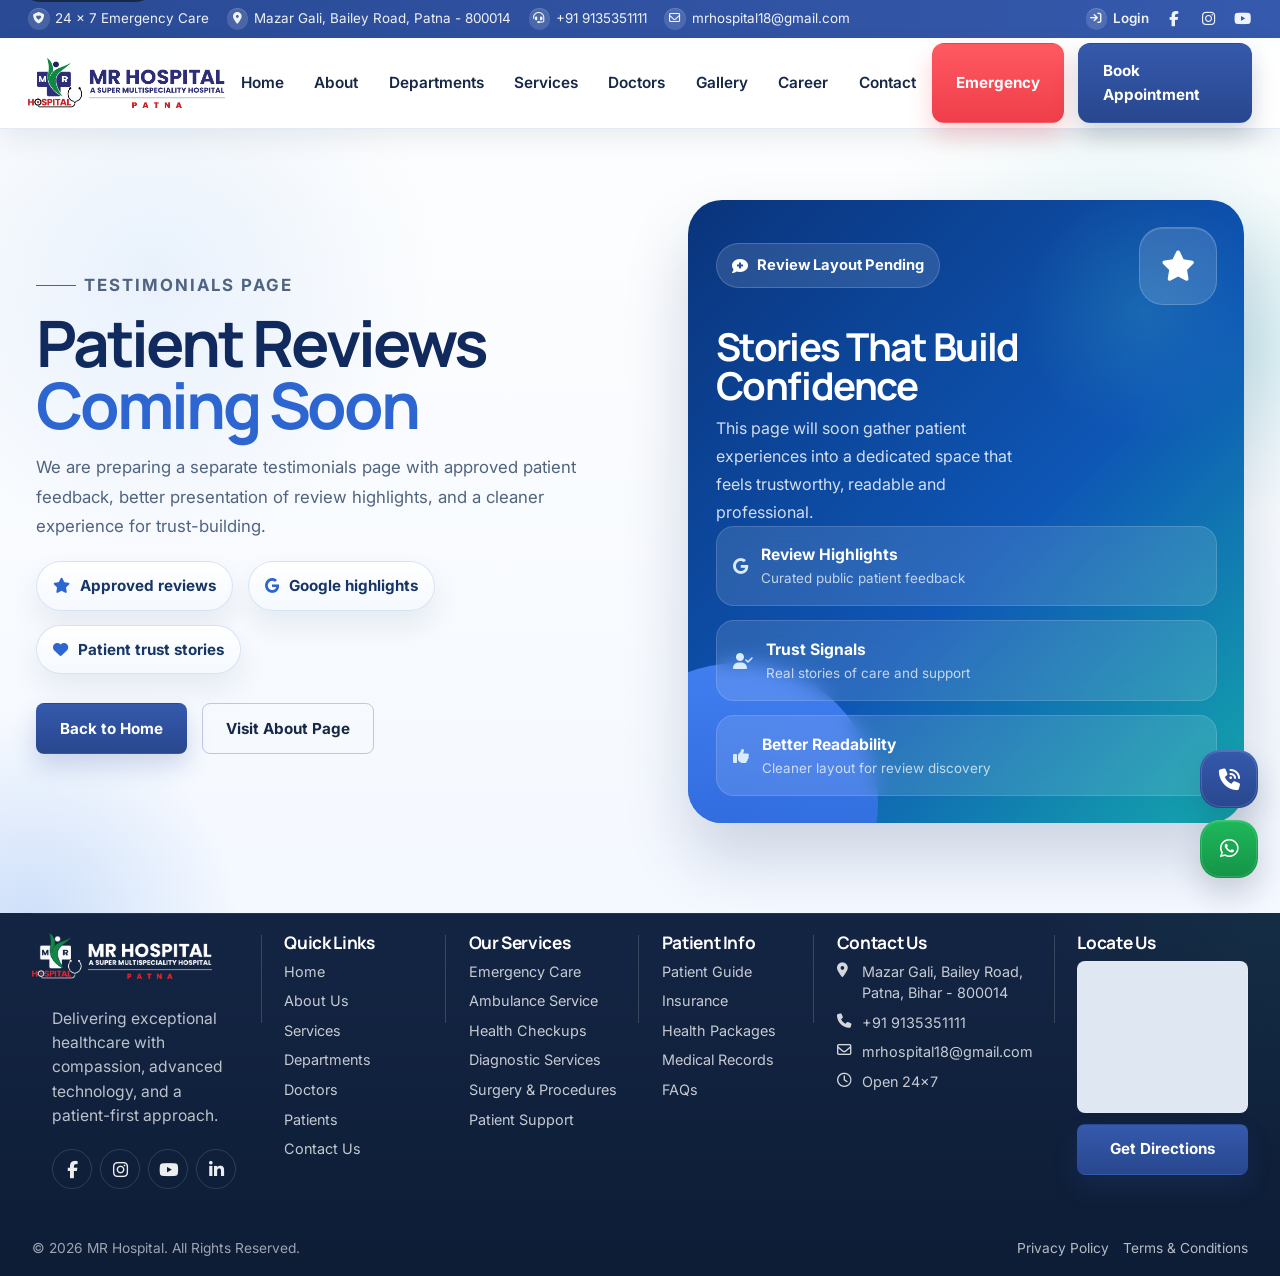
<file: testimonials.html>
<!DOCTYPE html>
<html lang="en">
<head>
  <meta charset="UTF-8">
  <meta name="viewport" content="width=device-width, initial-scale=1.0">
  <title>Patient Testimonials | MR Hospital Patna Reviews</title>
  <meta name="description" content="Read patient testimonials, experiences, and care feedback shared about MR Hospital Patna.">
  <meta name="robots" content="index, follow">
  <meta name="author" content="MR Hospital">
  <meta name="theme-color" content="#0d59ca">
  <meta name="keywords" content="MR Hospital reviews, patient testimonials Patna, MR Hospital Patna feedback">
  <meta property="og:locale" content="en_IN">
  <meta property="og:type" content="website">
  <meta property="og:title" content="Patient Testimonials | MR Hospital Patna Reviews">
  <meta property="og:description" content="Read patient experiences and reviews about MR Hospital Patna.">
  <meta property="og:site_name" content="MR Hospital">
  <meta property="og:image" content="assets/images/logo/mr-hospital-logo-new.png">
  <meta name="twitter:card" content="summary_large_image">
  <meta name="twitter:title" content="Patient Testimonials | MR Hospital Patna Reviews">
  <meta name="twitter:description" content="See patient testimonials and care feedback from MR Hospital Patna.">
  <meta name="twitter:image" content="assets/images/logo/mr-hospital-logo-new.png">
  <link rel="preconnect" href="https://fonts.googleapis.com">
  <link rel="preconnect" href="https://fonts.gstatic.com" crossorigin>
  <link href="https://fonts.googleapis.com/css2?family=Inter:wght@400;500;600;700;800&family=Manrope:wght@700;800&display=swap" rel="stylesheet">
  <link rel="stylesheet" href="https://cdnjs.cloudflare.com/ajax/libs/font-awesome/6.7.2/css/all.min.css" integrity="sha512-Evv84Mr4kqVGRNSgIGL/F/aIDqQb7xQ2vcrdIwxfjThSH8CSR7PBEakCr51Ck+w+/U6swU2Im1vVX0SVk9ABhg==" crossorigin="anonymous" referrerpolicy="no-referrer">
  <link rel="icon" type="image/svg+xml" href="assets/images/logo/favicon.svg">
  <link rel="icon" type="image/png" href="assets/images/logo/favicon.png">
  <link rel="apple-touch-icon" href="assets/images/logo/favicon.png">
  <link rel="stylesheet" href="assets/css/style.css">
  <link rel="stylesheet" href="assets/css/animations.css">
  <link rel="stylesheet" href="assets/css/responsive.css">
</head>
<body>
  <a class="skip-link" href="#main-content">Skip to content</a>
  <header class="site-header" id="top"><div class="topbar"><div class="container topbar__inner"><div class="topbar__info"><p><i class="fa-solid fa-shield-heart topbar__fa" aria-hidden="true"></i>24 x 7 Emergency Care</p><p><i class="fa-solid fa-location-dot topbar__fa" aria-hidden="true"></i>Mazar Gali, Bailey Road, Patna - 800014</p><a href="tel:+919135351111"><i class="fa-solid fa-headset topbar__fa" aria-hidden="true"></i>+91 9135351111</a><a href="mailto:mrhospital18@gmail.com"><i class="fa-regular fa-envelope topbar__fa" aria-hidden="true"></i>mrhospital18@gmail.com</a></div><div class="topbar__links"><a href="#top"><i class="fa-solid fa-arrow-right-to-bracket topbar__fa" aria-hidden="true"></i>Login</a><a href="https://www.facebook.com/profile.php?id=61553576348614" aria-label="Facebook" class="topbar__social-link" target="_blank" rel="noopener noreferrer"><i class="fa-brands fa-facebook-f topbar__social-icon" aria-hidden="true"></i></a><a href="https://www.instagram.com/mrhospitalpatna2023/" aria-label="Instagram" class="topbar__social-link" target="_blank" rel="noopener noreferrer"><i class="fa-brands fa-instagram topbar__social-icon" aria-hidden="true"></i></a><a href="https://www.youtube.com/@mrhospital4179" aria-label="YouTube" class="topbar__social-link" target="_blank" rel="noopener noreferrer"><i class="fa-brands fa-youtube topbar__social-icon" aria-hidden="true"></i></a></div></div></div><div class="header-nav" data-sticky-header><div class="container header-nav__inner"><a class="brand" href="index.html" aria-label="MR Hospital home"><img class="brand__logo" src="assets/images/logo/mr-hospital-logo-new.png" alt="MR Hospital logo" width="512" height="512"><span class="brand__text"><strong>MR HOSPITAL</strong><small>Care Beyond Boundaries</small></span></a><button class="nav-toggle" type="button" aria-expanded="false" aria-controls="primary-menu"><span></span><span></span><span></span><span class="sr-only">Toggle navigation</span></button><nav class="primary-nav" aria-label="Primary navigation"><ul class="primary-nav__menu" id="primary-menu"><li><a href="index.html">Home</a></li><li><a href="about.html">About</a></li><li><a href="departments.html">Departments</a></li><li><a href="services.html">Services</a></li><li><a href="doctors.html">Doctors</a></li><li><a href="gallery.html">Gallery</a></li><li><a href="career.html">Career</a></li><li><a href="contact.html">Contact</a></li></ul></nav><div class="header-actions"><a class="btn btn-emergency" href="tel:+919135351111">Emergency</a><a class="btn btn-primary" href="appointment.html">Book Appointment</a></div></div></div></header>
  <main class="inner-page" id="main-content"><section class="coming-soon-page"><div class="container coming-soon-shell reveal"><div class="coming-soon-copy"><p class="eyebrow">Testimonials Page</p><h1>Patient Reviews <span>Coming Soon</span></h1><p>We are preparing a separate testimonials page with approved patient feedback, better presentation of review highlights, and a cleaner experience for trust-building.</p><div class="coming-soon-meta"><span class="coming-soon-pill"><i class="fa-solid fa-star"></i>Approved reviews</span><span class="coming-soon-pill"><i class="fa-brands fa-google"></i>Google highlights</span><span class="coming-soon-pill"><i class="fa-solid fa-heart"></i>Patient trust stories</span></div><div class="coming-soon-actions"><a class="btn btn-primary" href="index.html">Back to Home</a><a class="btn btn-outline" href="about.html">Visit About Page</a></div></div><aside class="coming-soon-card reveal"><div class="coming-soon-card__top"><span class="coming-soon-card__badge"><i class="fa-solid fa-comment-medical"></i>Review Layout Pending</span><div class="coming-soon-card__icon"><i class="fa-solid fa-star"></i></div></div><div class="coming-soon-card__bottom"><h2 class="coming-soon-card__title">Stories That Build Confidence</h2><p class="coming-soon-card__text">This page will soon gather patient experiences into a dedicated space that feels trustworthy, readable and professional.</p><div class="coming-soon-card__list"><div class="coming-soon-card__item"><i class="fa-brands fa-google"></i><div><strong>Review Highlights</strong><span>Curated public patient feedback</span></div></div><div class="coming-soon-card__item"><i class="fa-solid fa-user-check"></i><div><strong>Trust Signals</strong><span>Real stories of care and support</span></div></div><div class="coming-soon-card__item"><i class="fa-solid fa-thumbs-up"></i><div><strong>Better Readability</strong><span>Cleaner layout for review discovery</span></div></div></div></div></aside></div></section></main>
  <footer class="site-footer"><div class="container footer-grid"><div class="footer-brand"><a class="footer-brand__logo" href="index.html" aria-label="MR Hospital home"><img src="assets/images/logo/mr-hospital-footer-logo.png" alt="MR Hospital logo" width="512" height="512" loading="lazy"></a><p>Delivering exceptional healthcare with compassion, advanced technology, and a patient-first approach.</p><div class="footer-socials"><a href="https://www.facebook.com/profile.php?id=61553576348614" aria-label="Facebook" target="_blank" rel="noopener noreferrer"><i class="fa-brands fa-facebook-f" aria-hidden="true"></i></a><a href="https://www.instagram.com/mrhospitalpatna2023/" aria-label="Instagram" target="_blank" rel="noopener noreferrer"><i class="fa-brands fa-instagram" aria-hidden="true"></i></a><a href="https://www.youtube.com/@mrhospital4179" aria-label="YouTube" target="_blank" rel="noopener noreferrer"><i class="fa-brands fa-youtube" aria-hidden="true"></i></a><a href="#top" aria-label="LinkedIn"><i class="fa-brands fa-linkedin-in" aria-hidden="true"></i></a></div></div><div class="footer-links"><h3>Quick Links</h3><ul><li><a href="index.html">Home</a></li><li><a href="about.html">About Us</a></li><li><a href="services.html">Services</a></li><li><a href="departments.html">Departments</a></li><li><a href="doctors.html">Doctors</a></li><li><a href="contact.html">Patients</a></li><li><a href="contact.html">Contact Us</a></li></ul></div><div class="footer-services"><h3>Our Services</h3><ul><li><a href="services.html">Emergency Care</a></li><li><a href="services.html">Ambulance Service</a></li><li><a href="services.html">Health Checkups</a></li><li><a href="services.html">Diagnostic Services</a></li><li><a href="services.html">Surgery &amp; Procedures</a></li><li><a href="services.html">Patient Support</a></li></ul></div><div class="footer-info"><h3>Patient Info</h3><ul><li><a href="contact.html">Patient Guide</a></li><li><a href="contact.html">Insurance</a></li><li><a href="departments.html">Health Packages</a></li><li><a href="contact.html">Medical Records</a></li><li><a href="contact.html">FAQs</a></li></ul></div><div class="footer-contact"><h3>Contact Us</h3><ul><li><i class="fa-solid fa-location-dot" aria-hidden="true"></i><span>Mazar Gali, Bailey Road,<br>Patna, Bihar - 800014</span></li><li><i class="fa-solid fa-phone" aria-hidden="true"></i><a href="tel:+919135351111">+91 9135351111</a></li><li><i class="fa-regular fa-envelope" aria-hidden="true"></i><a href="mailto:mrhospital18@gmail.com">mrhospital18@gmail.com</a></li><li><i class="fa-regular fa-clock" aria-hidden="true"></i><span>Open 24x7</span></li></ul></div><div class="footer-map"><h3>Locate Us</h3><div class="footer-map__card" aria-label="Map preview of MR Hospital location"><iframe src="https://www.google.com/maps/embed?pb=!1m18!1m12!1m3!1d3597.996483004668!2d85.08810217485073!3d25.605033115062184!2m3!1f0!2f0!3f0!3m2!1i1024!2i768!4f13.1!3m3!1m2!1s0x39ed57b881ea3aad%3A0x2b7ec10907c1d8ed!2sMR%20HOSPITAL%20PATNA!5e0!3m2!1sen!2sin!4v1785693603904!5m2!1sen!2sin" width="600" height="450" style="border:0;" allowfullscreen="" loading="lazy" referrerpolicy="strict-origin-when-cross-origin" title="MR Hospital Patna location map"></iframe></div><a class="btn btn-primary footer-map__directions" href="https://www.google.com/maps/dir/?api=1&destination=MR+HOSPITAL+PATNA" target="_blank" rel="noopener noreferrer">Get Directions</a></div></div><div class="footer-bottom"><div class="container footer-bottom__inner"><p>&copy; 2026 MR Hospital. All Rights Reserved.</p><div class="footer-bottom__links"><a href="privacy-policy.html">Privacy Policy</a><a href="terms-conditions.html">Terms &amp; Conditions</a></div></div></div></footer>
  <script src="assets/js/departments.js" defer></script>
  <script src="assets/js/doctors.js" defer></script>
  <script src="assets/js/main.js" defer></script>
</body>
</html>
</file>
<file: assets/css/style.css>
:root {
  --primary: #2c4d99;
  --primary-dark: #223d7a;
  --primary-strong: #2d66d1;
  --primary-light: #e8eef9;
  --cyan: #169447;
  --navy: #162848;
  --navy-light: #2c4572;
  --emergency: #ef3e4a;
  --success: #16a34a;
  --white: #ffffff;
  --background: #f6f8fc;
  --background-alt: #eef3fb;
  --text: #16233d;
  --text-secondary: #52627f;
  --border: #dce5f2;
  --shadow-soft: 0 10px 30px rgba(22, 40, 72, 0.08);
  --brand-gradient: linear-gradient(180deg, #3559ac, #28478e);
  --brand-gradient-hero: linear-gradient(135deg, #223d7a 0%, #2c4d99 58%, #169447 100%);
  --radius-sm: 8px;
  --radius-md: 12px;
  --radius-card: 16px;
  --radius-lg: 20px;
  --radius-pill: 999px;
  --container-width: min(1240px, calc(100% - 72px));
  --section-space: clamp(4rem, 7vw, 6.5rem);
  --header-stack-height: 126px;
}

*,
*::before,
*::after {
  box-sizing: border-box;
}

html {
  scroll-behavior: smooth;
  background: #ffffff;
}

body {
  margin: 0;
  font-family: "Inter", sans-serif;
  color: var(--text);
  background:
    radial-gradient(circle at top left, rgba(22, 148, 71, 0.08), transparent 24%),
    radial-gradient(circle at top right, rgba(44, 77, 153, 0.08), transparent 22%),
    linear-gradient(180deg, #f5f8fd 0%, #ffffff 24%, var(--background) 100%);
  line-height: 1.6;
}

img {
  display: block;
  max-width: 100%;
  height: auto;
}

a {
  color: inherit;
  text-decoration: none;
  transition: color 0.28s ease, opacity 0.28s ease, transform 0.28s ease;
}

button,
input,
select,
textarea {
  font: inherit;
}

ul {
  margin: 0;
  padding: 0;
  list-style: none;
}

p,
h1,
h2,
h3 {
  margin-top: 0;
}

address {
  font-style: normal;
}

:focus-visible {
  outline: 3px solid rgba(44, 77, 153, 0.35);
  outline-offset: 3px;
}

.sr-only {
  position: absolute;
  width: 1px;
  height: 1px;
  padding: 0;
  margin: -1px;
  overflow: hidden;
  clip: rect(0, 0, 0, 0);
  white-space: nowrap;
  border: 0;
}

.skip-link {
  position: absolute;
  left: 16px;
  top: -48px;
  padding: 0.75rem 1rem;
  border-radius: var(--radius-pill);
  background: var(--navy);
  color: var(--white);
  z-index: 1000;
}

.skip-link:focus {
  top: 16px;
}

.container {
  width: var(--container-width);
  margin-inline: auto;
}

.site-header .container {
  width: min(1400px, calc(100% - 56px));
}

:root {
  --topbar-height: 38px;
  --main-header-height: 72px;
}

.section {
  padding-block: var(--section-space);
}

#main-content {
  padding-top: calc(var(--topbar-height) + var(--main-header-height));
}

.section--alt {
  background: linear-gradient(180deg, rgba(234, 244, 255, 0.5), rgba(255, 255, 255, 0));
}

.section--tight {
  padding-top: 0;
}

.eyebrow {
  display: inline-flex;
  align-items: center;
  gap: 0.5rem;
  margin-bottom: 1rem;
  text-transform: uppercase;
  letter-spacing: 0.12em;
  font-size: 0.78rem;
  font-weight: 700;
  color: var(--primary);
}

.eyebrow::before {
  content: "";
  width: 2.5rem;
  height: 1px;
  background: currentColor;
}

.eyebrow--light {
  color: rgba(255, 255, 255, 0.82);
}

.hospital-since {
  display: inline-flex;
  align-items: center;
  gap: 0.5rem;
  margin-bottom: 1rem;
  padding: 0.45rem 0.85rem;
  border: 1px solid var(--border);
  border-radius: var(--radius-pill);
  background: var(--primary-light);
  color: var(--primary);
  font-size: 0.82rem;
  font-weight: 700;
  line-height: 1.4;
}

h1,
h2 {
  font-family: "Manrope", "Inter", sans-serif;
  letter-spacing: -0.03em;
  line-height: 1.05;
}

h1 {
  font-size: clamp(3rem, 6vw, 4.2rem);
  margin-bottom: 1.5rem;
}

h2 {
  font-size: clamp(2.25rem, 4vw, 3rem);
  margin-bottom: 1rem;
}

h3 {
  font-family: "Manrope", "Inter", sans-serif;
  letter-spacing: -0.02em;
  line-height: 1.12;
  font-size: clamp(1.2rem, 2vw, 1.45rem);
  margin-bottom: 0.65rem;
}

p {
  color: var(--text-secondary);
}

.btn {
  position: relative;
  overflow: hidden;
  display: inline-flex;
  align-items: center;
  justify-content: center;
  min-height: 46px;
  padding: 0.78rem 1.45rem;
  border-radius: 8px;
  border: 1px solid transparent;
  font-weight: 700;
  font-size: 0.95rem;
  transition: transform 0.3s ease, background-color 0.3s ease, color 0.3s ease, border-color 0.3s ease, box-shadow 0.3s ease;
}

.btn::after {
  content: "";
  position: absolute;
  inset: 0;
  background: linear-gradient(110deg, transparent 20%, rgba(255, 255, 255, 0.24) 50%, transparent 80%);
  transform: translateX(-130%);
  transition: transform 0.6s ease;
  pointer-events: none;
}

.btn:hover {
  transform: translateY(-2px);
}

.btn:hover::after,
.btn:focus-visible::after {
  transform: translateX(130%);
}

.btn-primary {
  background: linear-gradient(180deg, #3559ac, #28478e);
  color: var(--white);
  box-shadow: 0 12px 24px rgba(44, 77, 153, 0.2);
}

.btn-primary:hover,
.btn-primary:focus-visible {
  background: linear-gradient(180deg, #2d4d99, #223d7a);
  box-shadow: 0 18px 34px rgba(44, 77, 153, 0.28);
}

.btn-secondary {
  background: var(--white);
  border-color: var(--primary);
  color: var(--primary);
}

.btn-secondary:hover,
.btn-secondary:focus-visible {
  background: var(--primary-light);
  box-shadow: 0 14px 28px rgba(44, 77, 153, 0.14);
}

.btn-outline {
  background: transparent;
  border-color: rgba(44, 77, 153, 0.28);
  color: var(--navy);
}

.btn-outline:hover,
.btn-outline:focus-visible {
  background: rgba(255, 255, 255, 0.92);
  border-color: var(--primary);
  box-shadow: 0 14px 28px rgba(44, 77, 153, 0.14);
}

.btn-emergency {
  background: linear-gradient(180deg, #ff5962, #ef3e4a);
  color: var(--white);
  box-shadow: 0 12px 24px rgba(239, 62, 74, 0.22);
  backface-visibility: hidden;
}

.btn-emergency::after {
  content: "";
  position: absolute;
  inset: 0;
  background: linear-gradient(110deg, transparent 20%, rgba(255, 255, 255, 0.2) 50%, transparent 80%);
  transform: translateX(-130%);
  transition: transform 0.6s ease;
  pointer-events: none;
}

.btn-emergency:hover,
.btn-emergency:focus-visible,
.btn-light-emergency {
  background: linear-gradient(180deg, #f34f5a, #d73340);
  color: var(--white);
  box-shadow: 0 18px 34px rgba(239, 62, 74, 0.3);
}

.btn-emergency:hover::after,
.btn-emergency:focus-visible::after {
  transform: translateX(130%);
}

.btn-light-emergency {
  border-color: rgba(255, 255, 255, 0.18);
}

.leader-profile-btn,
.photo-lightbox__button,
.doctors-preview__cta,
.services-preview__cta,
.doctors-preview .doctor-card__actions .doctor-action:first-child,
.appointment-banner__submit,
.doctor-finder__submit,
.doctor-finder__more,
.doctor-finder__reset,
.patient-emergency__cta,
.contact-form__submit,
.contact-map-showcase__cta,
.contact-support-band__cta,
.about-story__cta,
.appointment-booking__submit,
.appointment-booking__assist-cta {
  position: relative;
  overflow: hidden;
}

.leader-profile-btn::after,
.photo-lightbox__button::after,
.doctors-preview__cta::after,
.services-preview__cta::after,
.doctors-preview .doctor-card__actions .doctor-action:first-child::before,
.appointment-banner__submit::after,
.doctor-finder__submit::after,
.doctor-finder__more::after,
.doctor-finder__reset::after,
.patient-emergency__cta::after,
.contact-form__submit::after,
.contact-map-showcase__cta::after,
.contact-support-band__cta::after,
.about-story__cta::after,
.appointment-booking__submit::after,
.appointment-booking__assist-cta::after {
  content: "";
  position: absolute;
  inset: 0;
  background: linear-gradient(110deg, transparent 20%, rgba(255, 255, 255, 0.22) 50%, transparent 80%);
  transform: translateX(-130%);
  transition: transform 0.6s ease;
  pointer-events: none;
}

.leader-profile-btn:hover::after,
.leader-profile-btn:focus-visible::after,
.photo-lightbox__button:hover::after,
.photo-lightbox__button:focus-visible::after,
.doctors-preview__cta:hover::after,
.doctors-preview__cta:focus-visible::after,
.services-preview__cta:hover::after,
.services-preview__cta:focus-visible::after,
.doctors-preview .doctor-card__actions .doctor-action:first-child:hover::before,
.doctors-preview .doctor-card__actions .doctor-action:first-child:focus-visible::before,
.appointment-banner__submit:hover::after,
.appointment-banner__submit:focus-visible::after,
.doctor-finder__submit:hover::after,
.doctor-finder__submit:focus-visible::after,
.doctor-finder__more:hover::after,
.doctor-finder__more:focus-visible::after,
.doctor-finder__reset:hover::after,
.doctor-finder__reset:focus-visible::after,
.patient-emergency__cta:hover::after,
.patient-emergency__cta:focus-visible::after,
.contact-form__submit:hover::after,
.contact-form__submit:focus-visible::after,
.contact-map-showcase__cta:hover::after,
.contact-map-showcase__cta:focus-visible::after,
.contact-support-band__cta:hover::after,
.contact-support-band__cta:focus-visible::after,
.about-story__cta:hover::after,
.about-story__cta:focus-visible::after,
.appointment-booking__submit:hover::after,
.appointment-booking__submit:focus-visible::after,
.appointment-booking__assist-cta:hover::after,
.appointment-booking__assist-cta:focus-visible::after {
  transform: translateX(130%);
}

.text-link {
  color: var(--primary);
  font-weight: 700;
}

.text-link:hover,
.text-link:focus-visible {
  color: var(--primary-dark);
}

.floating-contact {
  position: fixed;
  right: 22px;
  bottom: 22px;
  z-index: 80;
  display: grid;
  gap: 0.72rem;
}

.floating-contact__link {
  position: relative;
  display: inline-flex;
  align-items: center;
  justify-content: center;
  width: 58px;
  height: 58px;
  border-radius: 20px;
  color: #ffffff;
  box-shadow:
    0 16px 30px rgba(20, 39, 72, 0.18),
    inset 0 1px 0 rgba(255, 255, 255, 0.16);
  backdrop-filter: blur(12px);
  transition: transform 0.28s ease, box-shadow 0.28s ease, filter 0.28s ease;
}

.floating-contact__link::before {
  content: "";
  position: absolute;
  inset: 1px;
  border-radius: inherit;
  border: 1px solid rgba(255, 255, 255, 0.14);
  pointer-events: none;
}

.floating-contact__link:hover,
.floating-contact__link:focus-visible {
  transform: translateY(-3px) scale(1.02);
  box-shadow:
    0 22px 38px rgba(20, 39, 72, 0.22),
    inset 0 1px 0 rgba(255, 255, 255, 0.18);
}

.floating-contact__link i {
  font-size: 1.32rem;
  line-height: 1;
}

.floating-contact__link--call {
  background: linear-gradient(180deg, #3559ac 0%, #28478e 100%);
}

.floating-contact__link--call:hover,
.floating-contact__link--call:focus-visible {
  filter: brightness(1.03);
}

.floating-contact__link--whatsapp {
  background: linear-gradient(180deg, #1fb85b 0%, #149447 100%);
}

.floating-contact__link--whatsapp:hover,
.floating-contact__link--whatsapp:focus-visible {
  filter: brightness(1.03);
}

.floating-contact__badge {
  position: absolute;
  right: calc(100% + 12px);
  top: 50%;
  transform: translateY(-50%) translateX(10px);
  padding: 0.5rem 0.72rem;
  border-radius: 999px;
  background: rgba(15, 29, 54, 0.9);
  color: #ffffff;
  font-size: 0.78rem;
  font-weight: 700;
  line-height: 1;
  white-space: nowrap;
  opacity: 0;
  pointer-events: none;
  box-shadow: 0 12px 26px rgba(15, 29, 54, 0.18);
  transition: opacity 0.24s ease, transform 0.24s ease;
}

.floating-contact__link:hover .floating-contact__badge,
.floating-contact__link:focus-visible .floating-contact__badge {
  opacity: 1;
  transform: translateY(-50%) translateX(0);
}

.site-header {
  position: fixed;
  top: 0;
  left: 0;
  right: 0;
  z-index: 40;
  margin-top: 0;
  padding-top: 0;
  pointer-events: none;
}

.site-header > * {
  pointer-events: auto;
}

.topbar {
  background: linear-gradient(90deg, #2a4a95, #3559ac);
  color: rgba(255, 255, 255, 0.92);
  font-size: 0.84rem;
  border-bottom: 1px solid rgba(255, 255, 255, 0.16);
  margin-top: 0;
  transition: transform 0.32s ease, opacity 0.32s ease, margin-bottom 0.32s ease, background 0.28s ease, box-shadow 0.28s ease;
}

.topbar__inner,
.header-nav__inner,
.footer-bottom__inner,
.section-head {
  display: flex;
  align-items: center;
  justify-content: space-between;
  gap: 1rem;
}

.topbar__inner {
  min-height: 38px;
}

.site-header.is-scrolled .topbar {
  transform: translateY(-100%);
  opacity: 0;
  margin-bottom: calc(var(--topbar-height) * -1);
  pointer-events: none;
}

.topbar__info,
.topbar__links {
  display: flex;
  flex-wrap: wrap;
  align-items: center;
  gap: 1.1rem;
}

.topbar__info p,
.topbar__info a,
.topbar__links a {
  margin: 0;
  color: rgba(255, 255, 255, 0.92);
}

.topbar__info a:hover,
.topbar__info a:focus-visible,
.topbar__links a:hover,
.topbar__links a:focus-visible {
  color: var(--white);
  transform: translateY(-1px);
}

.topbar__info p,
.topbar__info a {
  display: inline-flex;
  align-items: center;
  gap: 0.35rem;
}

.topbar__links {
  gap: 0.95rem;
}

.topbar__links a {
  display: inline-flex;
  align-items: center;
  justify-content: center;
  gap: 0.35rem;
}

.topbar__links a {
  font-weight: 600;
}

.topbar__social-link {
  display: inline-flex;
  align-items: center;
  justify-content: center;
  width: 1.2rem;
  height: 1.2rem;
  border-radius: 999px;
}

.topbar__fa {
  display: inline-grid;
  place-items: center;
  width: 1.35rem;
  height: 1.35rem;
  font-size: 0.72rem;
  text-align: center;
  flex: 0 0 1.35rem;
  border-radius: 999px;
  background: rgba(255, 255, 255, 0.14);
  box-shadow: inset 0 1px 0 rgba(255, 255, 255, 0.16);
}

.topbar__social-icon {
  font-size: 0.95rem;
  line-height: 1;
}

.topbar__social-link:hover,
.topbar__social-link:focus-visible {
  background: rgba(255, 255, 255, 0.12);
}

.header-nav {
  position: absolute;
  top: var(--topbar-height);
  left: 0;
  right: 0;
  z-index: 20;
  background: rgba(255, 255, 255, 0.96);
  backdrop-filter: blur(12px);
  border-bottom: 1px solid rgba(223, 232, 245, 0.9);
  transition: box-shadow 0.32s ease, background 0.32s ease, border-color 0.32s ease, transform 0.32s ease, min-height 0.32s ease;
}

.header-nav:not(.is-sticky) {
  background: rgba(255, 255, 255, 0.22);
  backdrop-filter: blur(10px);
  border-bottom: 1px solid rgba(255, 255, 255, 0.14);
  box-shadow: none;
}

.site-header.is-hero-active .header-nav {
  background: rgba(255, 255, 255, 0.96);
  backdrop-filter: blur(12px);
  border-bottom: 1px solid rgba(223, 232, 245, 0.9);
  box-shadow: 0 10px 24px rgba(22, 40, 72, 0.08);
}

.header-nav.is-sticky {
  position: fixed;
  top: 0;
  background: linear-gradient(180deg, rgba(255, 255, 255, 0.99) 0%, rgba(255, 255, 255, 0.975) 80%, rgba(247, 250, 255, 0.94) 100%);
  box-shadow: 0 14px 34px rgba(22, 40, 72, 0.12);
  border-bottom: 1px solid rgba(211, 222, 236, 0.7);
  animation: headerFloatIn 0.42s cubic-bezier(.2,.8,.2,1);
}

.header-nav__inner {
  min-height: 90px;
  transition: min-height 0.28s ease;
}

.site-header.is-scrolled .header-nav__inner {
  min-height: 86px;
}

.brand {
  display: inline-flex;
  align-items: center;
  gap: 0.75rem;
}

.brand__logo {
  width: clamp(160px, 16vw, 220px);
  height: auto;
  display: block;
  transition: transform 0.35s ease, filter 0.35s ease, opacity 0.35s ease;
}

.brand__text {
  display: none;
}

.primary-nav__menu,
.header-actions,
.hero__actions,
.hero-metrics,
.quick-actions__grid,
.mission-grid,
.card-grid,
.department-grid,
.facility-grid,
.leadership__grid,
.footer-grid,
.contact-list {
  display: grid;
}

.primary-nav__menu {
  grid-auto-flow: column;
  gap: 1.9rem;
}

.primary-nav__menu a {
  position: relative;
  color: var(--navy);
  font-weight: 600;
  font-size: 0.96rem;
  transition: color 0.28s ease, opacity 0.28s ease;
}

.site-header.is-hero-active .primary-nav__menu a {
  color: var(--navy);
  text-shadow: none;
}

.site-header.is-hero-active .primary-nav__menu a:hover,
.site-header.is-hero-active .primary-nav__menu a:focus-visible,
.site-header.is-hero-active .primary-nav__menu a[aria-current="page"] {
  color: var(--primary);
}

.site-header.is-scrolled .brand__logo {
  transform: scale(1);
}

.site-header.is-scrolled .primary-nav__menu {
  gap: 2.15rem;
}

.site-header.is-scrolled .primary-nav__menu a {
  font-size: 1rem;
}

.site-header.is-hero-active .brand__logo {
  filter: none;
}

.primary-nav__menu a::after {
  content: "";
  position: absolute;
  left: 0;
  bottom: -0.65rem;
  width: 100%;
  height: 2px;
  border-radius: 999px;
  background: linear-gradient(90deg, var(--primary), var(--cyan));
  transform: scaleX(0);
  transform-origin: center;
  transition: transform 0.28s ease;
}

.brand:hover .brand__logo,
.brand:focus-visible .brand__logo {
  transform: translateY(-1px) scale(1.015);
  filter: saturate(1.05);
}

.primary-nav__menu a:hover,
.primary-nav__menu a:focus-visible {
  color: var(--primary);
}

.primary-nav__menu a:hover::after,
.primary-nav__menu a:focus-visible::after,
.primary-nav__menu a[aria-current="page"] {
  color: var(--primary);
}

.primary-nav__menu a:hover::after,
.primary-nav__menu a:focus-visible::after,
.primary-nav__menu a[aria-current="page"]::after {
  transform: scaleX(1);
}

.header-actions {
  grid-auto-flow: column;
  gap: 0.9rem;
}

.header-nav .btn {
  min-height: 52px;
  padding: 0.9rem 1.45rem;
  border-radius: 12px;
}

.site-header.is-scrolled .header-nav .btn {
  min-height: 52px;
  padding: 0.92rem 1.45rem;
  border-radius: 12px;
}

.site-header.is-hero-active .btn-primary {
  box-shadow: 0 12px 24px rgba(22, 40, 72, 0.2);
}

.site-header.is-hero-active .btn-emergency {
  box-shadow: 0 12px 24px rgba(239, 62, 74, 0.24);
}

.nav-toggle {
  display: none;
  width: 48px;
  height: 48px;
  padding: 0;
  border: 1px solid var(--border);
  border-radius: 14px;
  background: var(--white);
}

.nav-toggle span {
  display: block;
  width: 20px;
  height: 2px;
  margin: 5px auto;
  background: var(--navy);
}

.site-header.is-hero-active .nav-toggle {
  border-color: rgba(211, 222, 236, 0.95);
  background: var(--white);
}

.site-header.is-hero-active .nav-toggle span {
  background: var(--navy);
}

@keyframes headerFloatIn {
  from {
    transform: translateY(-18px);
    opacity: 0;
  }

  to {
    transform: translateY(0);
    opacity: 1;
  }
}

.hero {
  padding-top: 0;
  padding-bottom: 0;
  margin-top: 0;
  height: calc(100vh - (var(--topbar-height) + var(--main-header-height)));
  min-height: 640px;
  max-height: 760px;
  overflow: hidden;
  background: linear-gradient(180deg, #fbfcff 0%, #eef3fb 14%, #eef3fb 100%);
}

.hero .container.hero-shell {
  width: 100%;
  max-width: 100%;
  margin-left: 0;
  margin-right: 0;
}

.hero-shell {
  position: relative;
  padding: 0;
  overflow: hidden;
  width: 100%;
  height: 100%;
  min-height: 100%;
  max-height: 100%;
}

.hero-stage,
.two-column {
  position: relative;
}

.hero-stage {
  height: 100%;
  min-height: 100%;
  max-height: 100%;
  border-radius: 0;
  overflow: hidden;
  background:
    linear-gradient(90deg, #f5f8fd 0%, #eef3fb 33%, #e7eef9 100%);
  width: 100%;
  max-width: 100%;
}

.hero-stage__overlay {
  position: absolute;
  inset: 0;
  z-index: 1;
  background:
    linear-gradient(180deg, rgba(255, 255, 255, 0.78) 0%, rgba(255, 255, 255, 0.2) 15%, rgba(255, 255, 255, 0) 34%),
    linear-gradient(90deg, rgba(249, 252, 255, 1) 0%, rgba(249, 252, 255, 0.998) 16%, rgba(247, 250, 255, 0.975) 26%, rgba(245, 249, 255, 0.93) 34%, rgba(243, 248, 255, 0.82) 42%, rgba(241, 247, 255, 0.66) 49%, rgba(241, 247, 255, 0.48) 56%, rgba(255, 255, 255, 0.24) 63%, rgba(255, 255, 255, 0.08) 70%, rgba(255, 255, 255, 0) 78%),
    linear-gradient(270deg, rgba(255, 255, 255, 0.88) 0%, rgba(255, 255, 255, 0.44) 10%, rgba(255, 255, 255, 0.12) 20%, rgba(255, 255, 255, 0) 31%),
    linear-gradient(0deg, rgba(255, 255, 255, 0.97) 0%, rgba(255, 255, 255, 0.78) 10%, rgba(255, 255, 255, 0.32) 21%, rgba(255, 255, 255, 0) 34%),
    radial-gradient(ellipse at 28% 54%, rgba(246, 250, 255, 0.82) 0%, rgba(244, 249, 255, 0.58) 18%, rgba(242, 248, 255, 0.28) 32%, rgba(255, 255, 255, 0) 48%),
    radial-gradient(circle at 82% 14%, rgba(22, 148, 71, 0.08), transparent 22%);
}

.hero__content {
  position: absolute;
  left: 80px;
  top: 102px;
  bottom: 54px;
  z-index: 2;
  width: 460px;
  max-width: 34vw;
  padding: 0;
  transform: none;
  display: flex;
  flex-direction: column;
  justify-content: flex-start;
}

.hero__content h1 {
  font-family: "Manrope", "Inter", sans-serif;
  font-weight: 800;
  max-width: none;
  margin-bottom: 1rem;
  font-size: clamp(2.4rem, 3.15vw, 2.82rem);
  line-height: 1.05;
  letter-spacing: -0.035em;
}

.hero__title-line,
.hero__title-accent {
  display: block;
  white-space: nowrap;
}

.hero__title-line {
  white-space: nowrap;
}

.hero__title-accent {
  max-width: none;
}

.hero__lead {
  max-width: 35ch;
  font-size: 0.98rem;
  line-height: 1.55;
  color: #344054;
}

.hero__actions {
  grid-auto-flow: column;
  justify-content: start;
  gap: 0.9rem;
  margin-block: 1.6rem 0;
}

.hero__actions .btn {
  gap: 0.55rem;
  min-width: 180px;
  min-height: 42px;
  padding-inline: 1.1rem;
  font-size: 0.94rem;
  font-weight: 700;
  border-radius: 10px;
  white-space: nowrap;
}

.text-primary {
  color: var(--primary);
}

.hero-metrics {
  grid-template-columns: repeat(4, minmax(0, 1fr));
  gap: 1rem;
}

.hero-metrics--inline {
  grid-template-columns: repeat(4, minmax(0, 1fr));
  gap: 0.85rem;
  align-items: stretch;
  width: min(680px, calc(100vw - 160px));
  margin-top: 1.5rem;
  max-width: none;
  padding-top: 1rem;
  border-top: 1px solid rgba(44, 77, 153, 0.14);
}

.hero-metrics--inline li {
  display: grid;
  grid-template-columns: 36px minmax(0, 1fr);
  grid-template-areas:
    "icon value"
    "icon label";
  align-items: center;
  justify-content: start;
  column-gap: 0.55rem;
  row-gap: 0.25rem;
  min-height: 0;
  padding: 0;
  border: 0;
  border-radius: 0;
  background: transparent;
  box-shadow: none;
  text-align: left;
  align-content: start;
  justify-self: stretch;
  min-width: 0;
}

.hero-metrics--inline li i {
  grid-area: icon;
  align-self: start;
  display: grid;
  place-items: center;
  width: 36px;
  height: 36px;
  border-radius: 10px;
  background: var(--primary-light);
  font-size: 1.2rem;
  line-height: 1;
  color: var(--primary);
}

.hero-metrics--inline li strong {
  grid-area: value;
  line-height: 1;
  font-size: 1.4rem;
  font-weight: 800;
  white-space: nowrap;
}

.hero-metrics--inline li span {
  grid-area: label;
  display: block;
  font-size: 0.82rem;
  font-weight: 600;
  color: #55657d;
  white-space: normal;
}

.hero-metrics:not(.hero-metrics--inline) li,
.stats-band__grid article {
  padding: 1.1rem;
  border: 1px solid rgba(228, 234, 240, 0.9);
  border-radius: var(--radius-card);
  background: rgba(255, 255, 255, 0.85);
  box-shadow: var(--shadow-soft);
}

.hero-metrics strong,
.stats-band__grid strong {
  display: block;
  margin-bottom: 0;
  font-size: 1.28rem;
  color: var(--navy);
}

.hero-metrics span {
  font-size: 0.82rem;
  color: #4b5563;
  line-height: 1.32;
}

.hero__media {
  position: relative;
  display: block;
}

.hero-slider {
  position: relative;
  width: 100%;
  height: 100%;
  min-height: 100%;
  max-height: 100%;
  border-radius: 0;
  overflow: hidden;
}

.hero-slide {
  position: absolute;
  inset: 0;
  width: 100%;
  height: 100%;
  opacity: 0;
  clip-path: inset(0 100% 0 0);
  transition: clip-path 0.95s cubic-bezier(0.22, 1, 0.36, 1), opacity 0.4s ease;
}

.hero-slide.is-active {
  opacity: 1;
  clip-path: inset(0 0 0 0);
}

.hero-slide img {
  width: 100%;
  height: 100%;
  min-height: 100%;
  max-height: 100%;
  object-fit: contain;
  object-position: 90% center;
  transform: scale(1);
  transform-origin: center center;
}

.hero-highlights {
  display: block;
  position: absolute;
  right: 74px;
  top: 50%;
  z-index: 2;
  width: 198px;
  align-self: center;
  padding: 1.15rem 1rem;
  border: 1px solid rgba(228, 234, 240, 0.92);
  border-radius: 22px;
  background: rgba(255, 255, 255, 0.96);
  box-shadow: 0 24px 54px rgba(15, 23, 42, 0.14);
  transform: translateY(-50%);
  overflow: hidden;
  --hero-highlights-distance: 0px;
  height: var(--hero-highlights-distance);
}

.hero-highlights__track {
  display: flex;
  flex-direction: column;
  will-change: transform;
  animation: heroHighlightsScroll 12s linear infinite;
}

.hero-highlights__group {
  display: grid;
  gap: 0.82rem;
}

.hero-highlights:hover .hero-highlights__track,
.hero-highlights:focus-within .hero-highlights__track {
  animation-play-state: paused;
}

@keyframes heroHighlightsScroll {
  from {
    transform: translateY(0);
  }

  to {
    transform: translateY(calc(-1 * var(--hero-highlights-distance)));
  }
}

@media (prefers-reduced-motion: reduce) {
  .hero-highlights__track {
    animation: none;
  }
}

.hero-highlight-card {
  display: grid;
  grid-template-columns: 46px 1fr;
  align-items: center;
  gap: 0.82rem;
  padding: 0.15rem 0;
}

.hero-highlight-card i {
  display: grid;
  place-items: center;
  width: 46px;
  height: 46px;
  border-radius: 14px;
  background: rgba(44, 77, 153, 0.1);
  color: var(--primary);
  font-size: 1rem;
}

.hero-highlight-card--emergency i {
  background: rgba(239, 62, 74, 0.12);
  color: var(--emergency);
}

@media (min-width: 1024px) {
  .hero-highlights {
    height: 264px;
  }

  .hero-highlights__group {
    height: calc(264px - 2.3rem - 2px);
    flex: 0 0 auto;
    grid-template-rows: repeat(3, minmax(0, 1fr));
    gap: 0;
  }
}

.hero-highlight-card strong {
  display: block;
  color: var(--navy);
  font-size: 0.98rem;
}

.hero-highlight-card span {
  color: var(--text-secondary);
  font-size: 0.78rem;
}

.hero-slider__controls {
  position: absolute;
  left: 50%;
  bottom: 14px;
  z-index: 2;
  display: inline-flex;
  align-items: center;
  gap: 0.45rem;
  transform: translateX(-50%);
}

.hero-slider__arrow {
  display: none;
}

.hero-slider__arrow:hover,
.hero-slider__arrow:focus-visible {
  background: var(--white);
  color: var(--primary);
  border-color: rgba(44, 77, 153, 0.2);
}

.hero-slider__arrow--prev {
  left: 14px;
}

.hero-slider__arrow--next {
  right: 14px;
}

.hero-slider__dot {
  width: 5px;
  height: 5px;
  border-radius: 999px;
  background: rgba(255, 255, 255, 0.92);
  border: 1px solid rgba(44, 77, 153, 0.2);
  transition: width 0.28s ease, background-color 0.28s ease;
}

.hero-slider__dot.is-active {
  width: 16px;
  background: var(--primary);
}

.section-intro,
.section-copy {
  max-width: 720px;
}

.quick-actions__grid,
.card-grid--three,
.department-grid,
.leadership__grid {
  grid-template-columns: repeat(3, minmax(0, 1fr));
}

.card-grid--four {
  grid-template-columns: repeat(4, minmax(0, 1fr));
}

.quick-actions__grid,
.mission-grid,
.card-grid,
.department-grid,
.facility-grid,
.leadership__grid {
  gap: 1.4rem;
}

.quick-actions {
  margin-top: 0;
  padding-top: 18px;
  padding-bottom: 26px;
  position: relative;
  z-index: 3;
}

.quick-actions .container {
  width: min(1440px, calc(100% - 64px));
}

.quick-actions__grid {
  grid-template-columns: repeat(6, minmax(0, 1fr));
  gap: 1rem;
  align-items: stretch;
}

.info-card,
.mission-card,
.doctor-card,
.department-card,
.service-card,
.testimonial-card,
.facility-card,
.leader-card,
.appointment-form,
.map-card {
  border: 1px solid var(--border);
  border-radius: var(--radius-card);
  background: rgba(255, 255, 255, 0.92);
  box-shadow: var(--shadow-soft);
  transition: transform 0.32s ease, box-shadow 0.32s ease, border-color 0.32s ease, background-color 0.32s ease;
}

.info-card,
.mission-card,
.department-card,
.service-card,
.testimonial-card,
.map-card__placeholder {
  padding: 1.5rem;
}

.info-card {
  text-align: center;
  position: relative;
  min-height: 164px;
  padding: 1.35rem 1rem 1.1rem;
  border-radius: 18px;
  border-color: rgba(220, 228, 239, 0.95);
  background: linear-gradient(180deg, rgba(255, 255, 255, 0.99), rgba(249, 252, 255, 0.95));
  box-shadow: 0 10px 28px rgba(15, 23, 42, 0.045);
  overflow: hidden;
  transition: transform 0.34s cubic-bezier(0.22, 1, 0.36, 1), border-color 0.3s ease, box-shadow 0.3s ease, background 0.3s ease;
}

.info-card::before {
  content: "";
  position: absolute;
  inset: 0;
  background: linear-gradient(120deg, transparent 0%, rgba(44, 77, 153, 0.08) 44%, rgba(22, 148, 71, 0.06) 58%, transparent 100%);
  opacity: 0;
  transform: translateX(-120%);
  transition: opacity 0.35s ease, transform 0.6s ease;
}

.info-card > * {
  position: relative;
  z-index: 1;
}

.info-card h3 {
  margin-bottom: 0.42rem;
  font-size: 1.02rem;
  line-height: 1.26;
  color: #18314f;
  transition: color 0.28s ease;
}

.info-card p {
  margin-bottom: 0;
  font-size: 0.84rem;
  line-height: 1.46;
  color: #536273;
  transition: color 0.28s ease;
}

.info-card:hover,
.info-card:focus-visible,
.mission-card:hover,
.mission-card:focus-visible,
.doctor-card:hover,
.doctor-card:focus-visible,
.department-card:hover,
.department-card:focus-visible,
.service-card:hover,
.service-card:focus-visible,
.testimonial-card:hover,
.testimonial-card:focus-visible,
.facility-card:hover,
.facility-card:focus-visible,
.leader-card:hover,
.leader-card:focus-visible,
.map-card:hover,
.map-card:focus-visible {
  transform: translateY(-8px);
  border-color: rgba(44, 77, 153, 0.22);
  box-shadow: 0 22px 46px rgba(22, 40, 72, 0.12);
}

.info-card:hover::before,
.info-card:focus-visible::before {
  opacity: 1;
  transform: translateX(120%);
}

.info-card:hover,
.info-card:focus-visible {
  background: linear-gradient(180deg, rgba(255, 255, 255, 1), rgba(241, 248, 255, 0.98));
  box-shadow: 0 20px 42px rgba(11, 45, 94, 0.11);
}

.icon-badge,
.leader-card img,
.doctor-card img,
.facility-card img {
  transition: transform 0.35s ease, filter 0.35s ease;
}

.info-card:hover .icon-badge,
.info-card:focus-visible .icon-badge {
  transform: translateY(-4px) scale(1.08);
}

.info-card:hover h3,
.info-card:focus-visible h3 {
  color: var(--primary-dark);
}

.info-card:hover p,
.info-card:focus-visible p {
  color: #41546d;
}

.leader-card:hover img,
.doctor-card:hover img,
.facility-card:hover img {
  transform: scale(1.03);
  filter: saturate(1.04);
}

.icon-badge {
  display: inline-grid;
  place-items: center;
  width: 58px;
  height: 58px;
  margin-inline: auto;
  margin-bottom: 1rem;
  border-radius: 18px;
  background: linear-gradient(180deg, #f4f8ff, #e7eef9);
  color: var(--primary);
  box-shadow: inset 0 1px 0 rgba(255, 255, 255, 0.9);
}

.icon-badge i {
  font-size: 1.7rem;
}

.icon-badge--emergency {
  background: linear-gradient(180deg, rgba(239, 62, 74, 0.14), rgba(255, 241, 243, 0.92));
  color: var(--emergency);
}

.mission-grid {
  grid-template-columns: repeat(2, minmax(0, 1fr));
  gap: 1.1rem;
  margin: 1.35rem 0 1.2rem;
}

.about-home {
  overflow: hidden;
  min-height: 100vh;
  display: grid;
  align-items: center;
  padding-top: clamp(2rem, 3.2vw, 3rem);
  padding-bottom: clamp(1.9rem, 3.2vw, 3rem);
  background:
    radial-gradient(circle at 9% 18%, rgba(44, 77, 153, 0.06), transparent 20%),
    radial-gradient(circle at 93% 12%, rgba(22, 148, 71, 0.05), transparent 17%),
    #ffffff;
}

.about-showcase {
  display: grid;
  align-items: center;
  width: min(1400px, calc(100% - 96px));
  margin-inline: auto;
  grid-template-columns: repeat(2, minmax(0, 1fr));
  gap: clamp(1.25rem, 2vw, 2.1rem);
}

.about-showcase__copy {
  max-width: none;
  padding-top: 0.2rem;
}

.about-showcase__eyebrow {
  margin-bottom: 0.7rem;
  font-size: 0.8rem;
  font-weight: 800;
  letter-spacing: 0.12em;
  text-transform: uppercase;
  color: #4b6d97;
}

.about-showcase__pill {
  display: inline-flex;
  align-items: center;
  gap: 0.6rem;
  min-height: 40px;
  padding: 0.45rem 0.95rem;
  border-radius: 999px;
  background: linear-gradient(180deg, rgba(255, 255, 255, 0.98), rgba(245, 249, 255, 0.96));
  border: 1px solid rgba(223, 232, 245, 0.96);
  box-shadow: 0 10px 22px rgba(15, 23, 42, 0.06);
  font-size: 0.98rem;
  font-weight: 800;
  color: var(--primary);
  letter-spacing: 0;
}

.about-showcase__pill span {
  width: 12px;
  height: 12px;
  border-radius: 999px;
  background: var(--primary-strong);
  box-shadow: 0 0 0 6px rgba(45, 102, 209, 0.08);
}

.about-showcase__copy h2 {
  font-family: "Manrope", "Inter", sans-serif;
  font-weight: 800;
  margin: 0.25rem 0 1rem;
  max-width: none;
  font-size: clamp(2.4rem, 3.15vw, 2.82rem);
  line-height: 1.04;
  letter-spacing: -0.04em;
  color: #132d59;
}

.leadership__header h2,
.patient-stories__head h2,
.appointment-banner__head h2 {
  font-family: "Manrope", "Inter", sans-serif;
  font-weight: 800;
  letter-spacing: -0.035em;
}

.about-showcase__title-line,
.about-showcase__title-accent {
  display: block;
  white-space: nowrap;
}

.about-showcase__divider {
  display: inline-flex;
  align-items: center;
  gap: 0.55rem;
  margin-bottom: 1.45rem;
  color: #4f84ef;
}

.about-showcase__divider span {
  width: 42px;
  height: 2px;
  border-radius: 999px;
  background: rgba(79, 132, 239, 0.48);
}

.about-showcase__divider i {
  font-size: 1rem;
}

.about-showcase__copy > p {
  max-width: 52ch;
  margin-bottom: 0.95rem;
  font-size: 0.98rem;
  line-height: 1.55;
  color: #495e7c;
}

.heading-accent {
  display: block;
  color: var(--primary-strong);
}

.about-showcase__features {
  display: grid;
  grid-template-columns: repeat(2, minmax(0, 1fr));
  gap: 0.85rem 1rem;
  margin: 1.35rem 0 1.7rem;
}

.about-feature {
  display: grid;
  grid-template-columns: 58px 1fr;
  gap: 0.78rem;
  align-items: start;
}

.about-feature__icon {
  display: inline-grid;
  place-items: center;
  width: 52px;
  height: 52px;
  border-radius: 999px;
  background: linear-gradient(180deg, rgba(255, 255, 255, 0.99), rgba(242, 247, 255, 0.98));
  border: 1px solid rgba(222, 231, 244, 0.95);
  box-shadow: 0 10px 24px rgba(19, 45, 89, 0.07);
  color: var(--primary-strong);
}

.about-feature__icon i {
  font-size: 1.2rem;
}

.about-feature h3 {
  margin-bottom: 0.18rem;
  font-size: 0.9rem;
  line-height: 1.2;
  color: #17325c;
}

.about-feature h3 span {
  white-space: nowrap;
}

.about-feature p {
  margin-bottom: 0;
  max-width: 30ch;
  font-size: 0.8rem;
  line-height: 1.42;
  color: #50647f;
}

.about-showcase__cta {
  min-height: 42px;
  padding-inline: 1.05rem;
  border-radius: 9px;
  gap: 0.55rem;
  font-size: 0.84rem;
  margin-top: 0.2rem;
  box-shadow: 0 16px 30px rgba(15, 102, 214, 0.18);
}

.about-showcase__visual {
  position: relative;
  min-width: 0;
  padding-left: 0.35rem;
}

.about-showcase__hero-frame {
  overflow: hidden;
  border-radius: 28px;
  border: 2px solid rgba(227, 236, 248, 0.92);
  background: linear-gradient(180deg, rgba(255, 255, 255, 0.99), rgba(244, 249, 255, 0.98));
  box-shadow: 0 18px 42px rgba(17, 45, 84, 0.12);
  transition: transform 0.38s cubic-bezier(0.22, 1, 0.36, 1), box-shadow 0.32s ease, border-color 0.32s ease;
}

.about-showcase__hero-frame img {
  display: block;
  width: 100%;
  aspect-ratio: 1.55 / 0.82;
  object-fit: cover;
  object-position: center;
  transition: transform 0.5s cubic-bezier(0.22, 1, 0.36, 1), filter 0.4s ease;
}

.about-showcase__floating-card {
  position: absolute;
  right: -4px;
  top: 62px;
  width: 220px;
  padding: 1rem 0.85rem 0.95rem;
  border-radius: 20px;
  background: linear-gradient(180deg, rgba(255, 255, 255, 0.995), rgba(247, 250, 255, 0.985));
  box-shadow: 0 20px 42px rgba(15, 23, 42, 0.14);
  border: 1px solid rgba(227, 236, 248, 0.94);
}

.about-showcase__floating-icon {
  display: inline-grid;
  place-items: center;
  width: 48px;
  height: 48px;
  margin-bottom: 0.6rem;
  border-radius: 14px;
  background: linear-gradient(180deg, #ffffff, #f1f6ff);
  color: var(--primary-strong);
  box-shadow: inset 0 0 0 1px rgba(45, 102, 209, 0.12);
}

.about-showcase__floating-icon i {
  font-size: 1.5rem;
}

.about-showcase__floating-card h3 {
  margin-bottom: 0.45rem;
  font-size: 0.88rem;
  line-height: 1.25;
  color: #17325c;
  white-space: normal;
}

.about-showcase__floating-card h3,
.about-showcase__cta span {
  white-space: nowrap;
}

.about-showcase__floating-card p {
  margin-bottom: 0;
  font-size: 0.72rem;
  line-height: 1.42;
  color: #51657f;
  max-width: 22ch;
}

.about-showcase__gallery {
  display: grid;
  grid-template-columns: repeat(3, minmax(0, 1fr));
  gap: 0.72rem;
  margin-top: 0.72rem;
  align-items: stretch;
}

.about-gallery-card {
  display: flex;
  align-items: stretch;
  overflow: hidden;
  border-radius: 24px;
  background: linear-gradient(180deg, rgba(255, 255, 255, 0.99), rgba(244, 249, 255, 0.98));
  box-shadow: 0 14px 28px rgba(15, 23, 42, 0.09);
  border: 1px solid rgba(224, 233, 245, 0.94);
  transition: transform 0.34s cubic-bezier(0.22, 1, 0.36, 1), box-shadow 0.3s ease, border-color 0.3s ease;
}

.about-gallery-card img {
  display: block;
  width: 100%;
  height: 100%;
  min-height: 236px;
  object-fit: contain;
  object-position: center;
  background: linear-gradient(180deg, #f7faff, #eef4fb);
  transition: transform 0.5s cubic-bezier(0.22, 1, 0.36, 1), filter 0.35s ease;
}

.about-gallery-card--care img {
  object-position: center;
}

.about-gallery-card--infrastructure img {
  object-position: center;
  background: linear-gradient(180deg, #dff1ff, #eef7ff);
}

.about-gallery-card--diagnosis img {
  object-position: center;
  background: linear-gradient(180deg, #eff6ff, #fbfdff);
}

.about-gallery-card h3 {
  margin: 0;
  padding: 0.62rem 0.6rem 0.66rem;
  background: linear-gradient(180deg, #104cb5, #0a347c);
  color: var(--white);
  font-size: 0.82rem;
  line-height: 1.22;
  text-align: center;
}

.about-showcase__hero-frame:hover,
.about-showcase__hero-frame:focus-within {
  transform: translateY(-6px);
  border-color: rgba(27, 111, 223, 0.24);
  box-shadow: 0 24px 48px rgba(17, 45, 84, 0.16);
}

.about-showcase__hero-frame:hover img,
.about-showcase__hero-frame:focus-within img {
  transform: scale(1.035);
  filter: saturate(1.04);
}

.about-gallery-card:hover,
.about-gallery-card:focus-within {
  transform: translateY(-6px);
  border-color: rgba(27, 111, 223, 0.22);
  box-shadow: 0 20px 36px rgba(15, 23, 42, 0.14);
}

.about-gallery-card:hover img,
.about-gallery-card:focus-within img {
  transform: scale(1.05);
  filter: saturate(1.05);
}

.about-showcase__dots {
  position: absolute;
  width: 74px;
  height: 116px;
  background-image: radial-gradient(circle, rgba(70, 127, 234, 0.72) 1.6px, transparent 1.6px);
  background-size: 18px 18px;
  opacity: 0.9;
  pointer-events: none;
}

.about-showcase__dots--top {
  right: -52px;
  top: 52px;
}

.about-showcase__dots--bottom {
  right: -24px;
  bottom: 54px;
}

.mission-card {
  display: grid;
  grid-template-columns: auto 1fr;
  gap: 0.3rem 0.95rem;
  align-items: start;
  padding: 0;
  border: 0;
  border-radius: 0;
  background: transparent;
  box-shadow: none;
  transform: none;
}

.mission-card__icon {
  display: inline-grid;
  place-items: center;
  width: 42px;
  height: 42px;
  border-radius: 999px;
  background: linear-gradient(180deg, rgba(248, 252, 255, 0.98), rgba(234, 244, 255, 0.98));
  color: var(--primary-strong);
  box-shadow: inset 0 0 0 1px rgba(45, 102, 209, 0.14);
}

.mission-card__icon i {
  font-size: 0.98rem;
}

.mission-card h3,
.mission-card p {
  grid-column: 2;
}

.mission-card h3 {
  margin-bottom: 0.18rem;
  font-size: 0.98rem;
  color: #17325c;
}

.mission-card p {
  margin-bottom: 0;
  max-width: 16ch;
  font-size: 0.78rem;
  line-height: 1.42;
  color: #62758f;
}

.about-home .mission-card:hover,
.about-home .mission-card:focus-visible {
  transform: none;
  border-color: transparent;
  box-shadow: none;
}

.about-home .btn.btn-secondary {
  min-height: 46px;
  padding: 0.78rem 1.2rem;
  border-color: transparent;
  border-radius: 8px;
  background: var(--brand-gradient);
  color: var(--white);
  box-shadow: 0 12px 24px rgba(44, 77, 153, 0.2);
  gap: 0.55rem;
  font-size: 0.9rem;
}

.about-home .btn.btn-secondary i {
  font-size: 1rem;
}

.about-home .btn.btn-secondary:hover,
.about-home .btn.btn-secondary:focus-visible {
  background: linear-gradient(180deg, #3559ac, #28478e);
  box-shadow: 0 16px 28px rgba(44, 77, 153, 0.24);
}

.section-media--about {
  min-width: 0;
  position: relative;
  padding: 0.2rem 1.1rem 0.95rem 0.35rem;
}

.about-media-frame {
  position: relative;
  overflow: hidden;
  border-radius: 24px;
  padding: 8px;
  border: 1px solid rgba(214, 227, 246, 0.92);
  background: linear-gradient(180deg, rgba(255, 255, 255, 0.995), rgba(246, 250, 255, 0.98));
  box-shadow: 0 16px 36px rgba(26, 55, 92, 0.11);
}

.about-media-frame::before {
  content: "";
  position: absolute;
  right: -16px;
  top: 18px;
  width: 82px;
  height: 82px;
  border-radius: 999px;
  background: rgba(7, 29, 53, 0.04);
}

.about-media-frame::after {
  content: "";
  position: absolute;
  left: 0;
  top: 0;
  right: 0;
  bottom: 0;
  border-radius: 24px;
  box-shadow: inset 0 1px 0 rgba(255, 255, 255, 0.8);
  pointer-events: none;
}

.section-media--about img {
  display: block;
  width: 100%;
  border-radius: 20px;
  aspect-ratio: 1.55 / 1;
  object-fit: cover;
  object-position: center;
}

.about-media-play {
  position: absolute;
  inset: 50% auto auto 50%;
  transform: translate(-50%, -50%);
  width: 62px;
  height: 62px;
  border: 0;
  border-radius: 999px;
  display: inline-grid;
  place-items: center;
  background: linear-gradient(180deg, #3a61b3, #2c4d99);
  color: var(--white);
  box-shadow: 0 14px 26px rgba(44, 77, 153, 0.28);
  cursor: pointer;
}

.about-media-play i {
  margin-left: 4px;
  font-size: 1.2rem;
}

.media-accent {
  position: absolute;
  pointer-events: none;
}

.media-accent--top {
  top: 0.4rem;
  left: 0.1rem;
  width: 24px;
  height: 96px;
  border-left: 4px solid rgba(44, 77, 153, 0.96);
  border-top: 4px solid rgba(44, 77, 153, 0.96);
  border-top-left-radius: 20px;
}

.media-accent--right {
  right: 0;
  top: 0.1rem;
  bottom: 0;
  width: 62px;
  background-image: radial-gradient(circle, rgba(22, 148, 71, 0.72) 1.8px, transparent 2px);
  background-size: 12px 12px;
  background-position: right 2px top 10px;
  opacity: 0.9;
}

.media-accent--right::before,
.media-accent--right::after {
  content: "";
  position: absolute;
  right: 14px;
  width: 4px;
  border-radius: 999px;
  background: rgba(44, 77, 153, 0.95);
}

.media-accent--right::before {
  top: 36px;
  height: 78px;
}

.media-accent--right::after {
  top: 168px;
  height: 46px;
}

.media-accent--bottom {
  right: 2.4rem;
  bottom: 0;
  width: 104px;
  height: 16px;
  border-bottom: 4px solid rgba(27, 111, 223, 0.96);
  border-right: 4px solid rgba(27, 111, 223, 0.96);
  border-bottom-right-radius: 18px;
}

.section-media img,
.doctor-card img,
.leader-card img,
.facility-card img {
  width: 100%;
  object-fit: cover;
}

.section-media img {
  border-radius: 28px;
  box-shadow: 0 26px 58px rgba(7, 29, 53, 0.12);
}

.leadership {
  position: relative;
  overflow: hidden;
  padding-top: clamp(2rem, 3vw, 2.6rem);
  padding-bottom: clamp(2rem, 3vw, 2.5rem);
  background:
    radial-gradient(circle at 10% 18%, rgba(22, 148, 71, 0.12), transparent 24%),
    radial-gradient(circle at 92% 16%, rgba(44, 77, 153, 0.14), transparent 18%),
    linear-gradient(180deg, #162848 0%, #1d3360 100%);
}

.leadership::before,
.leadership::after {
  content: "";
  position: absolute;
  border-radius: 999px;
  pointer-events: none;
  opacity: 0.22;
}

.leadership::before {
  left: -110px;
  top: -30px;
  width: 340px;
  height: 340px;
  border: 1px solid rgba(77, 138, 240, 0.18);
}

.leadership::after {
  right: -150px;
  top: -60px;
  width: 420px;
  height: 420px;
  border: 1px solid rgba(77, 138, 240, 0.14);
}

.leadership .container {
  position: relative;
  z-index: 1;
  width: min(1450px, calc(100% - 60px));
}

.leadership__header {
  margin-bottom: 1.5rem;
  text-align: center;
}

.leadership__kicker {
  margin-bottom: 0.3rem;
  font-size: 0.78rem;
  font-weight: 800;
  letter-spacing: 0.08em;
  text-transform: uppercase;
  color: #5da2ff;
}

.leadership__header h2 {
  margin-bottom: 0;
  font-family: "Manrope", "Inter", sans-serif;
  font-size: clamp(1.9rem, 2.7vw, 2.55rem);
  line-height: 1.08;
  color: var(--white);
}

.leadership-shell {
  position: relative;
  display: grid;
  grid-template-columns: auto 1fr auto;
  align-items: center;
  gap: 1rem;
}

.leadership__grid {
  display: grid;
  grid-template-columns: repeat(5, minmax(0, 1fr));
  width: min(1280px, 100%);
  margin-inline: auto;
  gap: 1rem;
  align-items: stretch;
}

.leadership-shell__nav {
  display: inline-grid;
  place-items: center;
  width: 38px;
  height: 38px;
  border-radius: 999px;
  background: var(--brand-gradient);
  color: var(--white);
  box-shadow: 0 12px 24px rgba(44, 77, 153, 0.2);
}

.leader-card,
.doctor-card,
.facility-card {
  overflow: hidden;
}

.leader-card__body,
.doctor-card__body,
.facility-card div {
  padding: 1.35rem;
}

.leader-card--director {
  display: flex;
  flex-direction: column;
  min-height: 100%;
  justify-content: space-between;
  position: relative;
  border-radius: 18px;
  border: 1px solid rgba(255, 255, 255, 0.08);
  background:
    linear-gradient(180deg, rgba(255, 255, 255, 0.055), rgba(255, 255, 255, 0.035));
  box-shadow: 0 18px 36px rgba(2, 12, 24, 0.24);
}

.leader-card--director::before {
  content: "";
  position: absolute;
  inset: 0;
  border-radius: 18px;
  background: linear-gradient(180deg, rgba(66, 130, 241, 0.07), transparent 30%);
  pointer-events: none;
}

.leader-card--director::after {
  display: none;
}

.leader-card__media {
  width: calc(100% - 1.3rem);
  margin: 0.7rem auto 0;
  padding: 0.25rem;
  border-radius: 14px;
  background: linear-gradient(180deg, rgba(255, 255, 255, 0.05), rgba(255, 255, 255, 0.02));
  box-shadow: inset 0 0 0 1px rgba(255, 255, 255, 0.05);
}

.leader-photo-trigger {
  display: block;
  width: 100%;
  padding: 0;
  border: 0;
  border-radius: 12px;
  background: transparent;
  cursor: zoom-in;
  overflow: hidden;
}

.leader-photo-trigger:focus-visible {
  outline: 2px solid rgba(78, 164, 255, 0.9);
  outline-offset: 4px;
}

.leader-photo {
  width: 100%;
  aspect-ratio: 1 / 1.02;
  border-radius: 12px;
  object-fit: cover;
  object-position: center 18%;
  box-shadow: none;
}

.leader-card--director .leader-card__body {
  display: flex;
  flex-direction: column;
  align-items: center;
  gap: 0.18rem;
  flex: 1;
  padding: 0.9rem 0.85rem 0.95rem;
  text-align: center;
}

.leader-card--director h3 {
  margin-bottom: 0;
  min-height: 2.6em;
  font-size: 0.92rem;
  line-height: 1.24;
  letter-spacing: -0.025em;
  color: var(--white);
}

.leader-card--director .leader-name-line,
.leader-card--director .leader-qualification-line {
  display: block;
  white-space: nowrap;
}

.leader-card--director .leader-qualification-line {
  margin-top: 0.25rem;
  font-size: 0.9em;
  font-weight: 600;
}

.leader-card--director .leader-role {
  margin-bottom: 0.65rem;
  font-size: 0.82rem;
  font-weight: 500;
  color: rgba(255, 255, 255, 0.76);
}

.leader-profile-btn {
  display: inline-flex;
  align-items: center;
  justify-content: center;
  gap: 0.6rem;
  min-height: 36px;
  min-width: 132px;
  margin-top: auto;
  padding: 0.65rem 0.95rem;
  border-radius: 8px;
  background: linear-gradient(180deg, #3559ac, #28478e);
  color: var(--white);
  font-size: 0.8rem;
  font-weight: 700;
  letter-spacing: 0.01em;
  box-shadow: 0 12px 24px rgba(44, 77, 153, 0.2);
  transition: transform 0.3s ease, background-color 0.3s ease, color 0.3s ease, border-color 0.3s ease, box-shadow 0.3s ease;
}

.leader-profile-btn:hover,
.leader-profile-btn:focus-visible {
  transform: translateY(-2px);
  background: linear-gradient(180deg, #2d4d99, #223d7a);
  color: var(--white);
  box-shadow: 0 18px 34px rgba(44, 77, 153, 0.28);
}

.leader-profile-btn i {
  font-size: 0.84rem;
  transition: transform 0.28s ease;
}

.leader-card--director:hover,
.leader-card--director:focus-within {
  transform: translateY(-8px);
  border-color: rgba(19, 183, 132, 0.22);
  box-shadow: 0 24px 42px rgba(2, 12, 24, 0.28);
}

.leader-card--director:hover .leader-photo,
.leader-card--director:focus-within .leader-photo {
  transform: scale(1.02);
  filter: saturate(1.03);
}

.leader-card--director:hover .leader-profile-btn i,
.leader-card--director:focus-within .leader-profile-btn i {
  transform: translateX(2px);
}

.leader-photo--saad {
  object-position: center 20%;
}

.leader-photo--salam {
  object-position: center 20%;
}

.leader-photo--rafique {
  object-position: center 20%;
}

.leader-photo--kundan {
  object-position: center 18%;
}

.leader-photo--arahman {
  object-position: center 18%;
}

.leader-role,
.doctor-meta {
  font-weight: 600;
  color: var(--primary);
}

.photo-lightbox {
  position: fixed;
  inset: 0;
  z-index: 1200;
  display: grid;
  place-items: center;
  padding: 1.5rem;
}

.photo-lightbox[hidden] {
  display: none;
}

.photo-lightbox__backdrop {
  position: absolute;
  inset: 0;
  background: rgba(3, 13, 28, 0.78);
  backdrop-filter: blur(10px);
}

.photo-lightbox__dialog {
  position: relative;
  z-index: 1;
  width: min(92vw, 420px);
  padding: 0.9rem;
  border-radius: 24px;
  background: linear-gradient(180deg, rgba(255, 255, 255, 0.96), rgba(241, 246, 255, 0.98));
  box-shadow: 0 30px 70px rgba(2, 12, 24, 0.36);
}

.photo-lightbox__card {
  display: flex;
  flex-direction: column;
  overflow: hidden;
  border-radius: 18px;
  background: linear-gradient(180deg, #ffffff, #f4f8ff);
}

.photo-lightbox__image {
  display: block;
  width: 100%;
  aspect-ratio: 1 / 1.02;
  border-radius: 0;
  object-fit: cover;
  background: #f4f8ff;
}

.photo-lightbox__content {
  display: flex;
  flex-direction: column;
  gap: 0.55rem;
  padding: 1rem 1rem 1.1rem;
}

.photo-lightbox__role {
  margin: 0;
  font-size: 0.78rem;
  font-weight: 700;
  letter-spacing: 0.12em;
  text-transform: uppercase;
  color: var(--primary);
}

.photo-lightbox__name {
  margin: 0;
  font-size: 1.1rem;
  line-height: 1.2;
  color: #11284a;
}

.photo-lightbox__description {
  margin: 0;
  font-size: 0.92rem;
  line-height: 1.65;
  color: #53657f;
}

.photo-lightbox__button {
  display: inline-flex;
  align-items: center;
  justify-content: center;
  gap: 0.55rem;
  align-self: flex-start;
  min-height: 40px;
  margin-top: 0.2rem;
  padding: 0.72rem 1rem;
  border-radius: 10px;
  background: linear-gradient(180deg, #3559ac, #28478e);
  color: var(--white);
  font-size: 0.84rem;
  font-weight: 700;
  box-shadow: 0 12px 24px rgba(44, 77, 153, 0.2);
  transition: transform 0.3s ease, background-color 0.3s ease, color 0.3s ease, border-color 0.3s ease, box-shadow 0.3s ease;
}

.photo-lightbox__button:hover,
.photo-lightbox__button:focus-visible {
  transform: translateY(-2px);
  background: linear-gradient(180deg, #2d4d99, #223d7a);
  color: var(--white);
  box-shadow: 0 18px 34px rgba(44, 77, 153, 0.28);
}

.photo-lightbox__close {
  position: absolute;
  top: 0.35rem;
  right: 0.35rem;
  z-index: 2;
  display: inline-flex;
  align-items: center;
  justify-content: center;
  width: 42px;
  height: 42px;
  border: 0;
  border-radius: 999px;
  background: rgba(16, 31, 61, 0.88);
  color: var(--white);
  cursor: pointer;
  box-shadow: 0 12px 24px rgba(2, 12, 24, 0.18);
}

.photo-lightbox__close:hover,
.photo-lightbox__close:focus-visible {
  background: rgba(44, 77, 153, 0.96);
}

.doctors-preview {
  padding-top: clamp(1.6rem, 2.6vw, 2.2rem);
  padding-bottom: 1.8rem;
}

.doctors-preview .container {
  width: min(1440px, calc(100% - 64px));
}

.section-head--doctors {
  display: grid;
  grid-template-columns: 1fr auto 1fr;
  align-items: center;
  margin-bottom: 1.25rem;
}

.doctors-preview__eyebrow {
  grid-column: 2;
  margin: 0;
  display: inline-flex;
  align-items: center;
  justify-content: center;
  gap: 0.7rem;
  font-size: 0.95rem;
  font-weight: 800;
  letter-spacing: 0.02em;
  text-transform: uppercase;
  color: #17325c;
  text-shadow: 0 1px 0 rgba(255, 255, 255, 0.72);
}

.doctors-preview__eyebrow::before,
.doctors-preview__eyebrow::after {
  content: "";
  width: 54px;
  height: 3px;
  border-radius: 999px;
  background: linear-gradient(90deg, rgba(22, 148, 71, 0.12), rgba(44, 77, 153, 0.95), rgba(22, 148, 71, 0.12));
}

.doctors-preview__cta {
  grid-column: 3;
  justify-self: end;
  min-height: 42px;
  padding: 0.68rem 1rem;
  border-radius: 12px;
  gap: 0.45rem;
  border-color: rgba(44, 77, 153, 0.24);
  background: rgba(255, 255, 255, 0.96);
  color: var(--primary);
  box-shadow: 0 10px 24px rgba(44, 77, 153, 0.08);
  transition: transform 0.3s ease, background-color 0.3s ease, color 0.3s ease, border-color 0.3s ease, box-shadow 0.3s ease;
}

.departments-preview__mobile-cta { display: none; }
.services-preview__mobile-cta { display: none; }

.doctors-preview__cta:hover,
.doctors-preview__cta:focus-visible {
  transform: translateY(-2px);
  background: rgba(234, 244, 255, 0.96);
  border-color: rgba(27, 111, 223, 0.34);
  color: #125ac3;
  box-shadow: 0 14px 28px rgba(44, 77, 153, 0.12);
}

.doctors-preview__shell {
  display: grid;
  grid-template-columns: auto 1fr auto;
  align-items: center;
  gap: 1rem;
}

.doctors-preview__viewport {
  overflow: hidden;
  min-width: 0;
}

.doctors-nav {
  width: 42px;
  height: 42px;
  border-radius: 999px;
  border: 1px solid rgba(44, 77, 153, 0.14);
  background: rgba(255, 255, 255, 0.98);
  color: #607188;
  display: inline-grid;
  place-items: center;
  box-shadow: 0 10px 20px rgba(15, 23, 42, 0.05);
}

.doctors-nav:hover,
.doctors-nav:focus-visible {
  color: var(--primary);
  border-color: rgba(44, 77, 153, 0.24);
}

.doctors-preview__grid {
  display: flex;
  gap: 0.9rem;
  width: max-content;
  will-change: transform;
}

.doctor-card--specialist {
  flex: 0 0 238px;
  overflow: hidden;
  border-radius: 16px;
  border: 1px solid rgba(223, 232, 244, 0.98);
  background: linear-gradient(180deg, rgba(255, 255, 255, 0.998), rgba(250, 252, 255, 0.992));
  box-shadow: 0 12px 28px rgba(15, 23, 42, 0.05);
}

.doctor-card__media {
  padding: 0;
}

.doctor-portrait {
  width: 100%;
  aspect-ratio: 1 / 0.92;
  border-radius: 0;
  object-fit: contain;
  object-position: center top;
  background: linear-gradient(180deg, #ffffff, #f7fbff 72%, #eff6ff 100%);
}

.doctor-portrait--default {
  padding: 0.35rem 0.35rem 0;
}

.doctor-card--specialist .doctor-card__body {
  display: grid;
  grid-template-columns: 1fr auto;
  gap: 0.24rem 0.6rem;
  align-items: end;
  padding: 0.7rem 0.8rem 0.8rem;
}

.doctor-card--specialist h3,
.doctor-card--specialist .doctor-meta--speciality,
.doctor-qualifications,
.doctor-experience {
  grid-column: 1;
}

.doctor-card__actions {
  grid-column: 2;
  grid-row: 2 / span 3;
  display: flex;
  gap: 0.45rem;
  align-self: end;
}

.doctor-card--specialist h3 {
  margin-bottom: 0;
  font-size: 0.98rem;
  line-height: 1.24;
  color: #17325c;
}

.doctor-meta--speciality {
  margin-bottom: 0;
  font-size: 0.84rem;
  font-weight: 600;
  color: #245fb7;
}

.doctors-preview .doctor-card--specialist {
  display: flex;
  flex-direction: column;
  align-self: stretch;
  border-radius: 24px;
  background: linear-gradient(180deg, rgba(255, 255, 255, 0.998), rgba(248, 251, 255, 0.994));
  box-shadow: 0 14px 30px rgba(15, 23, 42, 0.05);
  transition: transform 0.32s ease, box-shadow 0.32s ease, border-color 0.32s ease;
}

.doctors-preview .doctor-card--specialist:hover,
.doctors-preview .doctor-card--specialist:focus-within {
  transform: translateY(-6px);
  box-shadow: 0 20px 36px rgba(21, 43, 77, 0.1);
  border-color: rgba(57, 103, 195, 0.18);
}

.doctors-preview .doctor-card__media {
  flex-shrink: 0;
  padding: 1rem 1rem 0;
}

.doctors-preview .doctor-portrait {
  border-radius: 20px;
  background: linear-gradient(180deg, #ffffff, #f5f9ff 72%, #ecf4ff 100%);
}

.doctors-preview .doctor-card--specialist .doctor-card__body {
  display: flex;
  flex-direction: column;
  flex: 1;
  align-items: stretch;
  padding: 0.9rem 0.95rem 1rem;
}

.doctors-preview .doctor-card--specialist h3 {
  margin: 0;
  color: #1f4ea6;
}

.doctors-preview .doctor-meta--speciality {
  margin-top: 0.22rem;
  color: #516784;
}

.doctors-preview .doctor-meta--qualifications {
  margin: 0.4rem 0 0;
  color: var(--text-secondary);
  font-size: 0.82rem;
  line-height: 1.5;
  overflow-wrap: anywhere;
}

.doctors-preview .doctor-card__actions {
  grid-column: auto;
  grid-row: auto;
  display: block;
  align-self: stretch;
  margin-top: auto;
  padding-top: 0.7rem;
}

.doctors-preview .doctor-card__actions .doctor-action:last-child {
  display: none;
}

.doctors-preview .doctor-card__actions .doctor-action:first-child {
  width: 100%;
  min-height: 38px;
  border-radius: 8px;
  border: 1px solid rgba(44, 77, 153, 0.16);
  background: linear-gradient(135deg, #2c4d99 0%, #2457c5 100%);
  color: #fff;
  box-shadow: 0 12px 24px rgba(36, 87, 197, 0.2);
  display: inline-flex;
  align-items: center;
  justify-content: center;
  gap: 0.48rem;
  font-size: 0.82rem;
  font-weight: 700;
  transition: transform 0.3s ease, background-color 0.3s ease, color 0.3s ease, border-color 0.3s ease, box-shadow 0.3s ease;
}

.doctors-preview .doctor-card__actions .doctor-action:first-child:hover,
.doctors-preview .doctor-card__actions .doctor-action:first-child:focus-visible {
  transform: translateY(-2px);
  box-shadow: 0 16px 28px rgba(36, 87, 197, 0.24);
}

.doctors-preview .doctor-card__actions .doctor-action:first-child::after {
  content: "Book Appointment";
}

.doctor-qualifications,
.doctor-experience {
  margin: 0;
  font-size: 0.76rem;
  line-height: 1.4;
  color: #64748b;
}

.doctor-action {
  width: 28px;
  height: 28px;
  border-radius: 9px;
  border: 1px solid rgba(44, 77, 153, 0.14);
  display: inline-grid;
  place-items: center;
  color: var(--primary);
  background: rgba(255, 255, 255, 0.98);
  box-shadow: 0 5px 12px rgba(44, 77, 153, 0.08);
}

.doctor-action:hover,
.doctor-action:focus-visible {
  background: rgba(44, 77, 153, 0.08);
}

.doctors-stats {
  display: none;
}

.doctors-highlights {
  padding-top: 0.65rem;
  padding-bottom: clamp(1.8rem, 2.8vw, 2.4rem);
}

.doctors-highlights .container {
  width: min(1440px, calc(100% - 64px));
}

.doctors-highlights__band {
  display: grid;
  grid-template-columns: repeat(4, minmax(0, 1fr));
  overflow: hidden;
  border-radius: 16px;
  background: linear-gradient(90deg, #223d7a 0%, #2c4d99 42%, #169447 100%);
  box-shadow: 0 18px 34px rgba(44, 77, 153, 0.22);
}

.doctors-highlights__item {
  display: grid;
  grid-template-columns: 34px 1fr;
  align-items: center;
  gap: 0.85rem;
  padding: 1.2rem 1.35rem;
  border-right: 1px solid rgba(255, 255, 255, 0.14);
}

.doctors-highlights__item:last-child {
  border-right: 0;
}

.doctors-highlights__item i {
  color: rgba(255, 255, 255, 0.95);
  font-size: 1.6rem;
  text-align: center;
}

.doctors-highlights__item strong,
.doctors-highlights__item span {
  display: block;
  color: var(--white);
}

.doctors-highlights__item strong {
  margin-bottom: 0.18rem;
  font-size: 1.95rem;
  line-height: 1;
  font-weight: 800;
}

.doctors-highlights__item span {
  font-size: 0.9rem;
  line-height: 1.35;
  opacity: 0.95;
}

.services-preview {
  padding-top: clamp(2.1rem, 3vw, 2.9rem);
}

.services-preview .container {
  width: min(1440px, calc(100% - 64px));
}

.section-head--services {
  display: grid;
  grid-template-columns: 1fr auto 1fr;
  align-items: center;
  margin-bottom: 1.25rem;
}

.services-preview__eyebrow {
  grid-column: 2;
  margin: 0;
  display: inline-flex;
  align-items: center;
  justify-content: center;
  gap: 0.7rem;
  font-size: 0.95rem;
  font-weight: 800;
  letter-spacing: 0.02em;
  text-transform: uppercase;
  color: #17325c;
  text-shadow: 0 1px 0 rgba(255, 255, 255, 0.72);
}

.services-preview__eyebrow::before,
.services-preview__eyebrow::after {
  content: "";
  width: 54px;
  height: 3px;
  border-radius: 999px;
  background: linear-gradient(90deg, rgba(22, 148, 71, 0.12), rgba(44, 77, 153, 0.95), rgba(22, 148, 71, 0.12));
}

.services-preview__cta {
  grid-column: 3;
  justify-self: end;
  min-height: 42px;
  padding: 0.68rem 1rem;
  border-radius: 12px;
  gap: 0.45rem;
  border-color: rgba(44, 77, 153, 0.24);
  background: rgba(255, 255, 255, 0.96);
  color: var(--primary);
  box-shadow: 0 10px 24px rgba(44, 77, 153, 0.08);
  transition: transform 0.3s ease, background-color 0.3s ease, color 0.3s ease, border-color 0.3s ease, box-shadow 0.3s ease;
}

.services-preview__cta:hover,
.services-preview__cta:focus-visible {
  transform: translateY(-2px);
  background: rgba(234, 244, 255, 0.96);
  border-color: rgba(27, 111, 223, 0.34);
  color: #125ac3;
  box-shadow: 0 14px 28px rgba(44, 77, 153, 0.12);
}

.services-preview__grid {
  display: grid;
  grid-template-columns: repeat(4, minmax(0, 1fr));
  gap: 1rem;
}

.service-card--medical {
  position: relative;
  overflow: hidden;
  min-height: 100%;
  padding: 0;
  border-radius: 18px;
  border: 1px solid rgba(221, 231, 244, 0.96);
  background: linear-gradient(180deg, rgba(255, 255, 255, 0.998), rgba(248, 251, 255, 0.994));
  box-shadow: 0 14px 28px rgba(15, 23, 42, 0.055);
  text-align: left;
}

.service-card__media {
  overflow: hidden;
  border-radius: 18px 18px 0 0;
  background: linear-gradient(180deg, #f4f9ff, #eef6ff);
  padding: 0.6rem 0.6rem 0;
}

.service-card__media img {
  display: block;
  width: 100%;
  height: 168px;
  object-fit: cover;
  object-position: center center;
  border-radius: 14px;
  transition: transform 0.45s cubic-bezier(0.22, 1, 0.36, 1), filter 0.35s ease;
}

.service-card__content {
  position: relative;
  display: grid;
  grid-template-columns: 46px minmax(0, 1fr);
  align-items: start;
  gap: 0.72rem;
  padding: 0.9rem 1rem 1.05rem;
}

.service-card__icon {
  display: inline-grid;
  place-items: center;
  width: 42px;
  height: 42px;
  margin-inline: 0;
  margin-bottom: 0;
  border-radius: 14px;
  background: linear-gradient(180deg, #ffffff, #edf5ff);
  box-shadow: inset 0 0 0 1px rgba(44, 77, 153, 0.08), 0 8px 18px rgba(44, 77, 153, 0.08);
  color: var(--primary);
  transform: translateY(-18px);
}

.service-card__icon i {
  font-size: 1.08rem;
}

.service-card__copy {
  min-width: 0;
  margin-top: -0.08rem;
}

.service-card--medical h3 {
  margin-bottom: 0.18rem;
  font-size: 1.02rem;
  line-height: 1.2;
  color: #17325c;
}

.service-card--medical p {
  margin-bottom: 0;
  font-size: 0.82rem;
  line-height: 1.45;
  color: #5d7088;
}

.service-card--medical:hover,
.service-card--medical:focus-within {
  transform: translateY(-6px);
  box-shadow: 0 22px 40px rgba(15, 23, 42, 0.09);
  border-color: rgba(44, 77, 153, 0.2);
}

.service-card--medical:hover .service-card__media img,
.service-card--medical:focus-within .service-card__media img {
  transform: scale(1.04);
  filter: saturate(1.04);
}

.service-card--medical:hover .service-card__icon,
.service-card--medical:focus-within .service-card__icon {
  background: linear-gradient(180deg, #ffffff, #e4f0ff);
  box-shadow: inset 0 0 0 1px rgba(44, 77, 153, 0.12), 0 12px 22px rgba(44, 77, 153, 0.13);
}

@media (max-width: 1200px) {
  .services-preview__grid {
    grid-template-columns: repeat(3, minmax(0, 1fr));
  }
}

@media (max-width: 900px) {
  .section-head--services {
    grid-template-columns: 1fr;
    justify-items: start;
    gap: 0.9rem;
  }

  .services-preview__eyebrow {
    grid-column: 1;
    justify-content: flex-start;
  }

  .services-preview__cta {
    grid-column: 1;
    justify-self: start;
  }

  .services-preview__grid {
    grid-template-columns: repeat(2, minmax(0, 1fr));
  }
}

@media (max-width: 640px) {
  .services-preview .container {
    width: min(100%, calc(100% - 28px));
  }

  .services-preview__grid {
    grid-template-columns: 1fr;
  }

  .service-card__media img {
    height: 190px;
  }
}

.patient-stories {
  padding-top: clamp(0.9rem, 1.8vw, 1.35rem);
  padding-bottom: clamp(0.35rem, 0.9vw, 0.7rem);
}

.patient-stories .container {
  width: min(1440px, calc(100% - 64px));
}

.patient-stories__shell {
  display: grid;
  grid-template-columns: minmax(0, 1.82fr) minmax(360px, 0.98fr);
  gap: 1.4rem;
  align-items: stretch;
}

.patient-stories__panel {
  padding: 0;
}

.patient-stories__head {
  margin-bottom: 0.55rem;
}

.patient-stories__title-group {
  display: flex;
  align-items: center;
  justify-content: space-between;
  gap: 1rem;
}

.patient-stories__head h2 {
  margin-bottom: 0;
  font-size: clamp(2.15rem, 3vw, 2.7rem);
  line-height: 1.04;
  font-weight: 800;
  letter-spacing: -0.035em;
  color: #172c4d;
}

.patient-stories__google-summary {
  display: inline-flex;
  align-items: center;
  gap: 0.55rem;
  min-height: 40px;
  padding: 0.55rem 0.85rem;
  border-radius: 999px;
  border: 1px solid rgba(223, 232, 244, 0.96);
  background: rgba(255, 255, 255, 0.96);
  box-shadow: 0 10px 22px rgba(15, 23, 42, 0.05);
}

.patient-stories__google-meta {
  font-size: 0.8rem;
  font-weight: 700;
  color: #4b5f79;
}

.google-wordmark {
  display: inline-flex;
  align-items: center;
  font-size: 1rem;
  font-weight: 800;
  letter-spacing: -0.02em;
}

.google-letter--blue {
  color: #4285f4;
}

.google-letter--red {
  color: #ea4335;
}

.google-letter--yellow {
  color: #fbbc05;
}

.google-letter--green {
  color: #34a853;
}

.patient-stories__body {
  display: grid;
  grid-template-columns: 40px minmax(0, 1fr) 40px;
  gap: 0.55rem;
  align-items: center;
}

.patient-stories__viewport {
  overflow: hidden;
  min-width: 0;
  padding: 0.22rem 0;
}

.patient-stories__grid {
  display: flex;
  width: max-content;
  gap: 0.8rem;
  will-change: transform;
}

.stories-nav {
  width: 36px;
  height: 36px;
  border-radius: 999px;
  border: 1px solid rgba(27, 111, 223, 0.14);
  background: rgba(255, 255, 255, 0.98);
  color: #697a90;
  display: inline-grid;
  place-items: center;
  box-shadow: 0 8px 18px rgba(15, 23, 42, 0.045);
  transition: transform 0.3s ease, box-shadow 0.3s ease, border-color 0.3s ease, color 0.3s ease;
}

.stories-nav:hover,
.stories-nav:focus-visible {
  transform: translateY(-2px);
  border-color: rgba(44, 77, 153, 0.28);
  color: var(--primary);
  box-shadow: 0 14px 26px rgba(15, 23, 42, 0.08);
}

.story-card {
  min-height: 208px;
  padding: 0.95rem 0.95rem 0.9rem;
  border-radius: 16px;
  border: 1px solid rgba(223, 232, 244, 0.98);
  background: linear-gradient(180deg, rgba(255, 255, 255, 0.995), rgba(248, 251, 255, 0.985));
  box-shadow: 0 14px 26px rgba(15, 23, 42, 0.04);
}

.story-card--google {
  display: flex;
  flex: 0 0 286px;
  flex-direction: column;
  min-height: 206px;
  text-decoration: none;
  transition: transform 0.4s cubic-bezier(0.22, 1, 0.36, 1), box-shadow 0.4s ease, border-color 0.4s ease;
}

.story-card--google:hover,
.story-card--google:focus-visible {
  transform: translateY(-6px);
  border-color: rgba(44, 77, 153, 0.24);
  box-shadow: 0 20px 34px rgba(15, 23, 42, 0.08);
}

.story-card__brand {
  display: flex;
  align-items: center;
  gap: 0.38rem;
  margin-bottom: 0.55rem;
}

.story-card__brand-text {
  font-size: 0.75rem;
  font-weight: 700;
  color: #6a7c92;
}

.story-card p {
  margin-bottom: 0.68rem;
  font-size: 0.82rem;
  line-height: 1.62;
  color: #4a5e78;
}

.story-stars {
  display: flex;
  gap: 0.18rem;
  margin-bottom: 0.85rem;
  color: #ffb400;
  font-size: 0.86rem;
}

.story-card__footer {
  display: flex;
  align-items: center;
  justify-content: space-between;
  gap: 0.75rem;
  margin-top: auto;
}

.story-card__footer h3 {
  margin-bottom: 0.12rem;
  font-size: 0.88rem;
  color: #17325c;
}

.story-card__footer span {
  font-size: 0.72rem;
  font-weight: 600;
  color: var(--primary-strong);
}

.story-avatar {
  display: inline-grid;
  place-items: center;
  width: 52px;
  height: 52px;
  border-radius: 999px;
  font-size: 1rem;
  font-weight: 800;
  color: var(--primary-strong);
  background: linear-gradient(180deg, #ffffff, #edf5ff);
  border: 3px solid #f0f6ff;
  box-shadow: 0 8px 18px rgba(15, 23, 42, 0.08);
}

.patient-emergency {
  position: relative;
  min-height: 100%;
  display: grid;
  grid-template-columns: minmax(0, 1fr) minmax(180px, 240px);
  gap: 0.35rem;
  padding: 1.5rem 1.5rem 1.3rem;
  border-radius: 24px;
  overflow: hidden;
  background:
    radial-gradient(circle at 84% 22%, rgba(255, 255, 255, 0.2), transparent 20%),
    radial-gradient(circle at 78% 84%, rgba(255, 255, 255, 0.16), transparent 24%),
    var(--brand-gradient-hero);
  box-shadow: 0 26px 46px rgba(22, 40, 72, 0.18);
  align-items: center;
  isolation: isolate;
  transition: transform 0.45s cubic-bezier(0.22, 1, 0.36, 1), box-shadow 0.45s ease;
}

.patient-emergency::before {
  content: "";
  position: absolute;
  inset: 0;
  background:
    linear-gradient(180deg, rgba(255, 255, 255, 0.08), transparent 40%);
  pointer-events: none;
}

.patient-emergency::after {
  content: "";
  position: absolute;
  width: 280px;
  height: 280px;
  right: -90px;
  bottom: -120px;
  border-radius: 50%;
  background: rgba(255, 255, 255, 0.12);
  filter: blur(10px);
  pointer-events: none;
}

.patient-emergency:hover,
.patient-emergency:focus-within {
  transform: translateY(-4px);
  box-shadow: 0 30px 54px rgba(22, 40, 72, 0.22);
}

.patient-emergency__content {
  position: relative;
  z-index: 1;
  max-width: 320px;
}

.patient-emergency__eyebrow {
  display: inline-flex;
  align-items: center;
  min-height: 28px;
  margin-bottom: 0.9rem;
  padding: 0.24rem 0.62rem;
  border: 1px solid rgba(255, 255, 255, 0.2);
  border-radius: 999px;
  background: rgba(255, 255, 255, 0.12);
  color: rgba(255, 255, 255, 0.92);
  font-size: 0.66rem;
  font-weight: 700;
  letter-spacing: 0.04em;
  text-transform: uppercase;
  white-space: nowrap;
  backdrop-filter: blur(10px);
}

.patient-emergency h3,
.patient-emergency p {
  position: relative;
  z-index: 1;
  color: var(--white);
}

.patient-emergency h3 {
  margin-bottom: 0.8rem;
  font-size: clamp(1.5rem, 2.1vw, 1.9rem);
  line-height: 1.05;
  font-weight: 800;
}

.patient-emergency p {
  margin-bottom: 1.35rem;
  font-size: 0.94rem;
  line-height: 1.72;
  font-weight: 500;
  color: rgba(255, 255, 255, 0.86);
}

.patient-emergency__cta {
  position: relative;
  z-index: 1;
  display: inline-flex;
  align-items: center;
  gap: 0.7rem;
  min-height: 42px;
  padding: 0.82rem 1rem;
  border-radius: 14px;
  border: 1px solid rgba(255, 255, 255, 0.28);
  background: rgba(255, 255, 255, 0.98);
  color: #166fdf;
  font-size: 0.9rem;
  font-weight: 800;
  box-shadow: 0 16px 30px rgba(12, 51, 111, 0.18);
  transition: transform 0.3s ease, box-shadow 0.3s ease, background-color 0.3s ease, color 0.3s ease, border-color 0.3s ease;
}

.patient-emergency__cta:hover,
.patient-emergency__cta:focus-visible {
  transform: translateY(-2px);
  background: #ffffff;
  box-shadow: 0 18px 34px rgba(12, 51, 111, 0.22);
}

.patient-emergency__media {
  position: relative;
  z-index: 1;
  display: flex;
  justify-self: end;
  align-self: end;
  width: min(100%, 260px);
  transform: translateX(16px) translateY(10px);
}

.patient-emergency__media::before {
  content: "";
  position: absolute;
  inset: auto 12% 2% 14%;
  height: 26px;
  border-radius: 50%;
  background: rgba(4, 30, 74, 0.34);
  filter: blur(16px);
  z-index: -1;
}

.patient-emergency__media img {
  display: block;
  width: 100%;
  height: auto;
  object-fit: contain;
  filter: drop-shadow(0 20px 30px rgba(8, 42, 95, 0.22));
  animation: patientEmergencyFloat 4.8s ease-in-out infinite;
}

@keyframes patientEmergencyFloat {
  0%,
  100% {
    transform: translateY(0);
  }

  50% {
    transform: translateY(-8px);
  }
}

@media (max-width: 1100px) {
  .patient-emergency {
    grid-template-columns: minmax(0, 1fr) minmax(160px, 220px);
  }

  .patient-emergency__content {
    max-width: 100%;
  }
}

@media (max-width: 900px) {
  .patient-emergency {
    grid-template-columns: 1fr;
    min-height: 0;
    gap: 1rem;
    padding-bottom: 0.85rem;
  }

  .patient-emergency__media {
    width: min(100%, 250px);
    justify-self: center;
    align-self: end;
    transform: translateY(8px);
  }
}

@media (max-width: 640px) {
  .patient-emergency {
    padding: 1.2rem 1.1rem 0.8rem;
    border-radius: 20px;
  }

  .patient-emergency h3 {
    font-size: 1.35rem;
  }

  .patient-emergency p {
    font-size: 0.88rem;
  }

  .patient-emergency__cta {
    width: 100%;
    justify-content: center;
  }

  .patient-emergency__media {
    width: min(100%, 220px);
  }
}

@media (max-width: 900px) {
  .patient-stories__title-group {
    flex-direction: column;
    align-items: flex-start;
  }

  .patient-stories__shell {
    gap: 0.8rem;
  }
}

.appointment-home {
  padding-top: clamp(0.35rem, 0.8vw, 0.65rem);
  padding-bottom: 0;
  position: relative;
  z-index: 2;
}

.appointment-home .container {
  width: min(1440px, calc(100% - 64px));
}

.appointment-banner {
  position: relative;
  display: block;
  min-height: 188px;
  padding: 0.95rem 1rem 0.55rem 255px;
  border-radius: 22px 22px 0 0;
  overflow: visible;
  background:
    linear-gradient(180deg, rgba(255, 255, 255, 0.1), transparent 24%),
    linear-gradient(90deg, #223d7a 0%, #2c4d99 46%, #169447 100%);
  box-shadow: 0 22px 40px rgba(22, 40, 72, 0.2);
  border: 1px solid rgba(255, 255, 255, 0.14);
  border-bottom: 0;
  margin-bottom: -1px;
}

.appointment-banner__visual {
  position: absolute;
  left: 8px;
  bottom: 0;
  display: flex;
  justify-content: flex-start;
  align-items: end;
  overflow: visible;
}

.appointment-banner__doctor-image {
  display: block;
  width: 235px;
  max-width: none;
  height: auto;
  object-fit: contain;
  transform: translateY(0);
  filter: drop-shadow(0 18px 28px rgba(5, 36, 92, 0.22));
}

.appointment-banner__content {
  min-width: 0;
  display: flex;
  flex-direction: column;
  justify-content: flex-start;
  padding-top: 0;
}

.appointment-banner__head {
  margin-bottom: 0.7rem;
}

.appointment-banner__head h2,
.appointment-banner__head p {
  color: var(--white);
}

.appointment-banner__head h2 {
  margin-bottom: 0.15rem;
  font-size: clamp(1.72rem, 2.1vw, 2rem);
  line-height: 1.05;
}

.appointment-banner__head p {
  margin-bottom: 0;
  font-size: 0.84rem;
  opacity: 0.88;
}

.appointment-banner__form {
  display: grid;
  width: 100%;
  min-width: 0;
  grid-template-columns: minmax(0, 1.1fr) minmax(0, 1fr) minmax(0, 1fr) minmax(0, 1fr) minmax(0, 0.9fr) max-content;
  gap: 0.6rem;
  padding: 0.56rem 0.66rem 0.56rem;
  border-radius: 12px;
  background: rgba(255, 255, 255, 0.985);
  box-shadow: 0 8px 18px rgba(9, 51, 112, 0.08), inset 0 0 0 1px rgba(27, 111, 223, 0.08);
}

.appointment-banner__field {
  display: grid;
  min-width: 0;
  grid-template-columns: minmax(0, 1fr);
  gap: 0.3rem;
}

.appointment-banner__field label {
  font-size: 0.68rem;
  font-weight: 700;
  color: #475d79;
}

.appointment-banner__field input,
.appointment-banner__field select {
  width: 100%;
  min-width: 0;
  max-width: 100%;
  text-overflow: ellipsis;
  min-height: 40px;
  padding: 0.6rem 0.74rem;
  border: 1px solid rgba(211, 222, 236, 0.95);
  border-radius: 9px;
  background: #ffffff;
  color: #4c5e78;
  font-size: 0.81rem;
  transition: border-color 0.28s ease, box-shadow 0.28s ease, transform 0.28s ease;
}

.appointment-banner__field input:focus,
.appointment-banner__field select:focus {
  outline: none;
  border-color: rgba(27, 111, 223, 0.38);
  box-shadow: 0 0 0 3px rgba(27, 111, 223, 0.08);
}

.appointment-banner__submit {
  min-width: 0;
  align-self: end;
  min-height: 40px;
  padding: 0.62rem 0.98rem;
  border-radius: 10px;
  gap: 0.45rem;
  white-space: nowrap;
  box-shadow: 0 12px 24px rgba(44, 77, 153, 0.2);
  font-size: 0.81rem;
}

.appointment-banner .form-note {
  grid-column: 1 / -1;
  min-height: 0;
  margin: 0;
}

.stats-band__grid {
  grid-template-columns: repeat(4, minmax(0, 1fr));
  gap: 1rem;
}

.stats-band__grid article {
  text-align: center;
  background: linear-gradient(180deg, rgba(7, 29, 53, 0.98), rgba(18, 52, 84, 0.95));
  border-color: rgba(255, 255, 255, 0.06);
}

.stats-band__grid strong,
.stats-band__grid span {
  color: var(--white);
}

.facility-grid {
  grid-template-columns: repeat(3, minmax(0, 1fr));
}

.testimonial-card p {
  font-size: 1.04rem;
}

.emergency-cta__inner {
  display: flex;
  align-items: center;
  justify-content: space-between;
  gap: 2rem;
  padding: clamp(2rem, 4vw, 3rem);
  border-radius: 28px;
  background: linear-gradient(135deg, #a4181a 0%, var(--emergency) 50%, #ef5d58 100%);
}

.emergency-cta h2,
.emergency-cta p {
  color: var(--white);
}

.two-column--form {
  align-items: start;
}

.appointment-form {
  display: grid;
  gap: 1rem;
  padding: 1.5rem;
}

.form-field {
  display: grid;
  gap: 0.45rem;
}

.form-field label {
  font-weight: 600;
  color: var(--navy);
}

.form-field input,
.form-field select {
  min-height: 52px;
  padding: 0.85rem 1rem;
  border: 1px solid var(--border);
  border-radius: 14px;
  background: var(--white);
}

.form-field input:focus,
.form-field select:focus {
  border-color: var(--primary);
  outline: none;
}

.form-note {
  min-height: 1.5rem;
  margin: 0;
  font-size: 0.94rem;
}

.contact-list {
  gap: 0.75rem;
}

.map-card {
  min-height: 100%;
}

.map-card__placeholder {
  display: grid;
  place-items: center;
  min-height: 320px;
  height: 100%;
  text-align: center;
  background:
    linear-gradient(145deg, rgba(44, 77, 153, 0.08), rgba(22, 148, 71, 0.1)),
    var(--white);
}

.site-footer {
  margin-top: 0;
  padding-top: 0;
  background:
    radial-gradient(circle at top right, rgba(22, 148, 71, 0.08), transparent 18%),
    linear-gradient(180deg, #142544 0%, #0d1d36 100%);
  color: rgba(255, 255, 255, 0.76);
}

.site-footer h2,
.site-footer h3,
.site-footer a {
  color: var(--white);
}

.site-footer .container {
  width: min(1440px, calc(100% - 64px));
}

.footer-grid {
  grid-template-columns: 1.28fr 0.9fr 0.95fr 0.85fr 1.1fr 0.95fr;
  gap: 1.4rem;
  padding: 1.2rem 0 1.9rem;
  align-items: start;
  border-top: 1px solid rgba(255, 255, 255, 0.06);
}

.footer-brand,
.footer-contact,
.footer-links,
.footer-services,
.footer-info,
.footer-map {
  transition: transform 0.35s ease, opacity 0.35s ease;
}

.footer-grid ul {
  display: grid;
  gap: 0.5rem;
}

.footer-brand {
  max-width: 270px;
  position: relative;
  padding-right: 1.4rem;
  display: flex;
  flex-direction: column;
  align-items: flex-start;
  justify-content: flex-start;
}

.footer-brand::after,
.footer-contact::after,
.footer-links::after,
.footer-services::after,
.footer-info::after {
  content: "";
  position: absolute;
  top: 0.1rem;
  right: 0;
  width: 1px;
  height: 88px;
  background: rgba(255, 255, 255, 0.16);
}

.footer-brand__logo {
  display: block;
  width: 180px;
  height: auto;
  overflow: visible;
  margin-bottom: 0.45rem;
  align-self: flex-start;
  transform: none;
  transition: transform 0.35s ease, filter 0.35s ease;
}

.footer-brand__logo img {
  width: 180px;
  max-width: 100%;
  height: auto;
  display: block;
  transition: transform 0.35s ease, filter 0.35s ease;
}

.footer-brand p {
  margin: 20px 0 0.62rem 20px;
  font-size: 0.98rem;
  line-height: 1.55;
  color: rgba(255, 255, 255, 0.72);
  text-align: left;
  max-width: 22ch;
}

.footer-socials {
  display: flex;
  gap: 0.5rem;
  margin-top: 0.7rem;
  margin-left: 20px;
}

.footer-socials a {
  width: 40px;
  height: 40px;
  border-radius: 999px;
  display: inline-grid;
  place-items: center;
  border: 1px solid rgba(255, 255, 255, 0.14);
  color: rgba(255, 255, 255, 0.92);
  font-size: 1.08rem;
  transition: transform 0.3s ease, background-color 0.3s ease, border-color 0.3s ease, box-shadow 0.3s ease;
}

.footer-socials a:hover,
.footer-socials a:focus-visible {
  transform: translateY(-3px);
  background: rgba(255, 255, 255, 0.12);
  border-color: rgba(255, 255, 255, 0.24);
  box-shadow: 0 12px 20px rgba(4, 18, 40, 0.22);
  color: rgba(255, 255, 255, 0.96);
}

.footer-contact h3,
.footer-links h3,
.footer-services h3,
.footer-info h3,
.footer-map h3 {
  margin-bottom: 0.52rem;
  font-size: 1.08rem;
}

.footer-links li,
.footer-services li,
.footer-info li {
  line-height: 1.35;
}

.footer-contact,
.footer-links,
.footer-services,
.footer-info {
  position: relative;
  padding-right: 1.4rem;
}

.footer-contact ul li {
  display: grid;
  grid-template-columns: 16px 1fr;
  gap: 0.55rem;
  align-items: start;
  font-size: 0.9rem;
  line-height: 1.5;
}

.footer-contact ul li i {
  margin-top: 0.12rem;
  color: rgba(255, 255, 255, 0.82);
  transition: transform 0.28s ease, color 0.28s ease;
}

.footer-links li a,
.footer-services li a,
.footer-info li a,
.footer-contact a,
.footer-bottom__links a {
  position: relative;
  display: inline-block;
  color: rgba(255, 255, 255, 0.76);
  font-size: 0.9rem;
  transition: color 0.28s ease, transform 0.28s ease, opacity 0.28s ease;
}

.footer-links li a::after,
.footer-services li a::after,
.footer-info li a::after,
.footer-contact a::after,
.footer-bottom__links a::after {
  content: "";
  position: absolute;
  left: 0;
  bottom: -0.28rem;
  width: 100%;
  height: 2px;
  border-radius: 999px;
  background: linear-gradient(90deg, var(--primary), var(--cyan));
  transform: scaleX(0);
  transform-origin: left;
  transition: transform 0.28s ease;
}

.footer-links li a:hover,
.footer-links li a:focus-visible,
.footer-services li a:hover,
.footer-services li a:focus-visible,
.footer-info li a:hover,
.footer-info li a:focus-visible,
.footer-contact a:hover,
.footer-contact a:focus-visible,
.footer-bottom__links a:hover,
.footer-bottom__links a:focus-visible {
  color: #ffffff;
  opacity: 1;
}

.footer-links li a:hover,
.footer-links li a:focus-visible,
.footer-services li a:hover,
.footer-services li a:focus-visible,
.footer-info li a:hover,
.footer-info li a:focus-visible,
.footer-contact a:hover,
.footer-contact a:focus-visible,
.footer-bottom__links a:hover,
.footer-bottom__links a:focus-visible {
  transform: translateX(4px);
}

.footer-links li a:hover::after,
.footer-links li a:focus-visible::after,
.footer-services li a:hover::after,
.footer-services li a:focus-visible::after,
.footer-info li a:hover::after,
.footer-info li a:focus-visible::after,
.footer-contact a:hover::after,
.footer-contact a:focus-visible::after,
.footer-bottom__links a:hover::after,
.footer-bottom__links a:focus-visible::after {
  transform: scaleX(1);
}

.footer-contact ul li:hover i,
.footer-contact ul li:focus-within i {
  transform: translateY(-1px);
  color: #ffffff;
}

.footer-map__card {
  position: relative;
  min-height: 132px;
  border-radius: 8px;
  overflow: hidden;
  border: 1px solid rgba(255, 255, 255, 0.12);
  background: #dfe7f3;
  margin-bottom: 0.7rem;
  transition: transform 0.35s ease, box-shadow 0.35s ease, border-color 0.35s ease;
}

.footer-map__card iframe {
  display: block;
  width: 100%;
  height: 100%;
  min-height: 132px;
  filter: saturate(0.92) contrast(1.02);
  transition: transform 0.45s ease, filter 0.45s ease;
}

.footer-map__card:hover,
.footer-map__card:focus-within {
  transform: translateY(-4px);
  border-color: rgba(255, 255, 255, 0.24);
  box-shadow: 0 16px 28px rgba(3, 15, 34, 0.22);
}

.footer-map__card:hover iframe,
.footer-map__card:focus-within iframe {
  transform: scale(1.03);
  filter: saturate(1) contrast(1.04);
}

.footer-map__directions {
  display: inline-flex;
  width: 100%;
  justify-content: center;
}

.footer-map__directions:hover,
.footer-map__directions:focus-visible {
  filter: none;
}

.footer-bottom__links {
  display: flex;
  align-items: center;
  gap: 0.85rem;
}

.footer-bottom__links a {
  color: rgba(255, 255, 255, 0.7);
  font-size: 0.86rem;
  transition: color 0.28s ease, opacity 0.28s ease;
}

.footer-bottom {
  border-top: 0;
}

.footer-bottom__inner {
  min-height: 56px;
  justify-content: space-between;
}

.footer-bottom__inner p {
  margin: 0;
  font-size: 0.86rem;
  color: rgba(255, 255, 255, 0.6);
}

.inner-page {
  min-height: 100vh;
}

.coming-soon-page {
  position: relative;
  overflow: hidden;
  min-height: calc(100vh - 180px);
  display: flex;
  align-items: center;
  padding: clamp(4.75rem, 7vw, 6.5rem) 0;
  background:
    radial-gradient(circle at 12% 20%, rgba(17, 105, 223, 0.08), transparent 22%),
    radial-gradient(circle at 88% 18%, rgba(14, 159, 168, 0.08), transparent 19%),
    linear-gradient(180deg, #fdfefe 0%, #f4f8ff 100%);
}

.coming-soon-page::before,
.coming-soon-page::after {
  content: "";
  position: absolute;
  border-radius: 999px;
  pointer-events: none;
}

.coming-soon-page::before {
  left: -180px;
  bottom: -220px;
  width: 420px;
  height: 420px;
  background: radial-gradient(circle, rgba(29, 111, 223, 0.18) 0%, rgba(29, 111, 223, 0) 70%);
}

.coming-soon-page::after {
  right: -120px;
  top: 80px;
  width: 320px;
  height: 320px;
  background: radial-gradient(circle, rgba(14, 159, 168, 0.14) 0%, rgba(14, 159, 168, 0) 72%);
}

.coming-soon-shell {
  position: relative;
  z-index: 1;
  display: grid;
  grid-template-columns: minmax(0, 1.05fr) minmax(320px, 0.95fr);
  gap: clamp(1.4rem, 3vw, 3rem);
  align-items: center;
}

.coming-soon-copy {
  max-width: 640px;
}

.coming-soon-copy .eyebrow {
  margin-bottom: 0.7rem;
}

.coming-soon-copy h1 {
  margin-bottom: 1rem;
  font-family: "Manrope", "Inter", sans-serif;
  font-size: clamp(2.8rem, 5vw, 4.4rem);
  line-height: 0.98;
  letter-spacing: -0.05em;
  color: #102a5e;
}

.coming-soon-copy h1 span {
  display: block;
  color: var(--primary-strong);
}

.coming-soon-copy > p {
  max-width: 54ch;
  margin-bottom: 1.2rem;
  font-size: 1.05rem;
  line-height: 1.75;
  color: #50647f;
}

.coming-soon-meta {
  display: flex;
  flex-wrap: wrap;
  gap: 0.9rem;
  margin: 1.25rem 0 1.8rem;
}

.coming-soon-pill {
  display: inline-flex;
  align-items: center;
  gap: 0.65rem;
  min-height: 46px;
  padding: 0.72rem 1rem;
  border-radius: 999px;
  background: linear-gradient(180deg, rgba(255, 255, 255, 0.98), rgba(244, 249, 255, 0.96));
  border: 1px solid rgba(213, 226, 244, 0.96);
  box-shadow: 0 14px 30px rgba(19, 45, 89, 0.08);
  color: #173665;
  font-size: 0.95rem;
  font-weight: 700;
}

.coming-soon-pill i {
  color: var(--primary-strong);
}

.coming-soon-actions {
  display: flex;
  flex-wrap: wrap;
  gap: 0.9rem;
}

.coming-soon-card {
  position: relative;
  min-height: 440px;
  padding: 1.7rem;
  border-radius: 34px;
  background:
    radial-gradient(circle at 82% 18%, rgba(66, 184, 197, 0.22), transparent 18%),
    linear-gradient(135deg, #0a347c 0%, #0e56b5 56%, #14a8ac 100%);
  box-shadow: 0 34px 64px rgba(14, 44, 92, 0.18);
  display: grid;
  align-content: space-between;
  overflow: hidden;
}

.coming-soon-card::before {
  content: "";
  position: absolute;
  inset: auto auto -120px -90px;
  width: 280px;
  height: 280px;
  border-radius: 999px;
  background: linear-gradient(180deg, rgba(69, 130, 246, 0.92), rgba(43, 98, 217, 0.84));
}

.coming-soon-card__top,
.coming-soon-card__bottom {
  position: relative;
  z-index: 1;
}

.coming-soon-card__top {
  display: flex;
  align-items: center;
  justify-content: space-between;
  gap: 1rem;
}

.coming-soon-card__badge {
  display: inline-flex;
  align-items: center;
  gap: 0.55rem;
  min-height: 42px;
  padding: 0.62rem 0.95rem;
  border-radius: 999px;
  background: rgba(255, 255, 255, 0.12);
  border: 1px solid rgba(255, 255, 255, 0.18);
  color: #ffffff;
  font-size: 0.92rem;
  font-weight: 700;
  backdrop-filter: blur(10px);
}

.coming-soon-card__badge i {
  font-size: 1rem;
}

.coming-soon-card__icon {
  display: inline-grid;
  place-items: center;
  width: 78px;
  height: 78px;
  border-radius: 24px;
  background: rgba(255, 255, 255, 0.14);
  border: 1px solid rgba(255, 255, 255, 0.18);
  color: #ffffff;
  font-size: 1.9rem;
  box-shadow: inset 0 1px 0 rgba(255, 255, 255, 0.14);
}

.coming-soon-card__title {
  margin: 1.4rem 0 0.5rem;
  font-family: "Manrope", "Inter", sans-serif;
  font-size: clamp(1.9rem, 3vw, 2.45rem);
  line-height: 1.02;
  letter-spacing: -0.04em;
  color: #ffffff;
}

.coming-soon-card__text {
  max-width: 30ch;
  margin: 0;
  font-size: 1rem;
  line-height: 1.75;
  color: rgba(255, 255, 255, 0.82);
}

.coming-soon-card__list {
  display: grid;
  gap: 0.9rem;
}

.coming-soon-card__item {
  display: flex;
  align-items: center;
  gap: 0.85rem;
  padding: 0.95rem 1rem;
  border-radius: 18px;
  background: rgba(255, 255, 255, 0.12);
  border: 1px solid rgba(255, 255, 255, 0.14);
  color: #ffffff;
  backdrop-filter: blur(10px);
}

.coming-soon-card__item i {
  color: #d9ebff;
}

.coming-soon-card__item strong {
  display: block;
  margin-bottom: 0.1rem;
  font-size: 0.98rem;
}

.coming-soon-card__item span {
  display: block;
  font-size: 0.84rem;
  color: rgba(255, 255, 255, 0.72);
}

.legal-page {
  background:
    radial-gradient(circle at 9% 10%, rgba(44, 77, 153, 0.04), transparent 18%),
    radial-gradient(circle at 91% 14%, rgba(22, 148, 71, 0.05), transparent 18%),
    linear-gradient(180deg, #f8fbff 0%, #ffffff 26%, #f7fbff 100%);
}

#main-content.legal-page {
  padding-top: calc(var(--topbar-height) + var(--main-header-height) + 10px);
}

.legal-hero {
  padding: 0;
}

.legal-hero__shell {
  position: relative;
  display: grid;
  grid-template-columns: minmax(0, 1.05fr) minmax(340px, 0.95fr);
  align-items: stretch;
  min-height: calc(100vh - var(--topbar-height) - var(--main-header-height));
  overflow: hidden;
  background: #eef5fc;
  border-top: 1px solid rgba(214, 226, 242, 0.86);
  box-shadow: 0 18px 44px rgba(20, 39, 72, 0.08);
}

.legal-hero__shell::before {
  content: "";
  position: absolute;
  inset: 0;
  background:
    linear-gradient(90deg, rgba(248, 251, 255, 0.97) 0%, rgba(245, 249, 255, 0.92) 16%, rgba(241, 246, 253, 0.82) 26%, rgba(238, 244, 252, 0.48) 38%, rgba(239, 245, 253, 0.12) 48%, rgba(239, 245, 253, 0) 60%),
    radial-gradient(circle at 22% 34%, rgba(255, 255, 255, 0.98) 0%, rgba(248, 251, 255, 0.9) 30%, rgba(243, 248, 255, 0.5) 50%, rgba(243, 248, 255, 0) 68%);
  pointer-events: none;
}

.legal-hero__content,
.legal-hero__visual {
  position: relative;
  z-index: 1;
}

.legal-hero__content {
  display: flex;
  align-items: center;
  padding: 4.9rem 3rem 3rem 4.9rem;
}

.legal-hero__content-inner {
  max-width: 600px;
}

.legal-hero__breadcrumb {
  display: inline-flex;
  align-items: center;
  gap: 0.72rem;
  margin-bottom: 1.4rem;
  color: #48658c;
  font-size: 0.88rem;
  font-weight: 700;
}

.legal-hero__breadcrumb a,
.legal-hero__breadcrumb span {
  color: inherit;
}

.legal-hero__breadcrumb i {
  font-size: 0.72rem;
  color: #6f85a5;
}

.legal-hero__eyebrow {
  margin-bottom: 0.8rem;
}

.legal-hero h1 {
  margin: 0;
  font-family: "Manrope", "Inter", sans-serif;
  font-size: clamp(2.6rem, 3.35vw, 3.15rem);
  line-height: 0.98;
  letter-spacing: -0.045em;
  color: #162848;
}

.legal-hero h1 span {
  color: var(--primary);
}

.legal-hero__pulse {
  display: inline-flex;
  align-items: center;
  gap: 0.42rem;
  margin: 0.95rem 0 1.18rem;
  color: #2d66d1;
}

.legal-hero__pulse span {
  width: 34px;
  height: 3px;
  border-radius: 999px;
  background: rgba(45, 102, 209, 0.34);
}

.legal-hero__pulse i {
  font-size: 1rem;
}

.legal-hero__lead {
  max-width: 46ch;
  margin: 0 0 1.4rem;
  font-size: 1rem;
  line-height: 1.72;
  color: #344054;
}

.legal-hero__meta {
  display: flex;
  flex-wrap: wrap;
  gap: 0.8rem;
}

.legal-hero__meta-item {
  display: inline-flex;
  align-items: center;
  gap: 0.6rem;
  min-height: 46px;
  padding: 0.72rem 1rem;
  border-radius: 999px;
  background: linear-gradient(180deg, rgba(255, 255, 255, 0.98), rgba(244, 249, 255, 0.96));
  border: 1px solid rgba(213, 226, 244, 0.96);
  box-shadow: 0 14px 30px rgba(19, 45, 89, 0.08);
  color: #173665;
  font-size: 0.94rem;
  font-weight: 700;
}

.legal-hero__meta-item i {
  color: var(--primary-strong);
}

.legal-hero__visual {
  display: flex;
  align-items: center;
  justify-content: center;
  padding: 3rem 3.2rem 3rem 1rem;
}

.legal-hero__card {
  position: relative;
  width: min(100%, 520px);
  border-radius: 34px;
  overflow: hidden;
  padding: 1.8rem;
  background:
    radial-gradient(circle at 82% 18%, rgba(255, 255, 255, 0.2), transparent 18%),
    linear-gradient(135deg, #223d7a 0%, #2c4d99 58%, #169447 100%);
  box-shadow: 0 34px 64px rgba(14, 44, 92, 0.18);
}

.legal-hero__card::before {
  content: "";
  position: absolute;
  inset: auto auto -130px -95px;
  width: 290px;
  height: 290px;
  border-radius: 999px;
  background: linear-gradient(180deg, rgba(88, 142, 243, 0.94), rgba(44, 77, 153, 0.86));
}

.legal-hero__card-top,
.legal-hero__card-bottom {
  position: relative;
  z-index: 1;
}

.legal-hero__card-top {
  display: flex;
  align-items: center;
  justify-content: space-between;
  gap: 1rem;
}

.legal-hero__card-badge {
  display: inline-flex;
  align-items: center;
  gap: 0.55rem;
  min-height: 42px;
  padding: 0.62rem 0.95rem;
  border-radius: 999px;
  background: rgba(255, 255, 255, 0.12);
  border: 1px solid rgba(255, 255, 255, 0.18);
  color: #ffffff;
  font-size: 0.9rem;
  font-weight: 700;
  backdrop-filter: blur(10px);
}

.legal-hero__card-icon {
  display: inline-grid;
  place-items: center;
  width: 78px;
  height: 78px;
  border-radius: 24px;
  background: rgba(255, 255, 255, 0.14);
  border: 1px solid rgba(255, 255, 255, 0.18);
  color: #ffffff;
  font-size: 1.9rem;
}

.legal-hero__card h2 {
  margin: 1.4rem 0 0.55rem;
  font-family: "Manrope", "Inter", sans-serif;
  font-size: clamp(1.95rem, 3vw, 2.45rem);
  line-height: 1.02;
  letter-spacing: -0.04em;
  color: #ffffff;
}

.legal-hero__card p {
  margin: 0;
  color: rgba(255, 255, 255, 0.84);
  font-size: 0.98rem;
  line-height: 1.72;
}

.legal-hero__card-list {
  display: grid;
  gap: 0.9rem;
  margin-top: 1.35rem;
}

.legal-hero__card-item {
  display: flex;
  align-items: center;
  gap: 0.85rem;
  padding: 0.95rem 1rem;
  border-radius: 18px;
  background: rgba(255, 255, 255, 0.12);
  border: 1px solid rgba(255, 255, 255, 0.14);
  color: #ffffff;
  backdrop-filter: blur(10px);
}

.legal-hero__card-item i {
  color: #d9ebff;
}

.legal-hero__card-item strong {
  display: block;
  margin-bottom: 0.1rem;
  font-size: 0.98rem;
}

.legal-hero__card-item span {
  display: block;
  font-size: 0.84rem;
  color: rgba(255, 255, 255, 0.74);
}

.legal-sections {
  padding: 3.6rem 0 4.8rem;
}

.legal-sections .container {
  width: min(1320px, calc(100% - 72px));
}

.legal-grid {
  display: grid;
  grid-template-columns: minmax(240px, 0.34fr) minmax(0, 1fr);
  gap: 1.35rem;
  align-items: start;
}

.legal-sidebar {
  position: sticky;
  top: calc(var(--topbar-height) + var(--main-header-height) + 18px);
  display: grid;
  gap: 1rem;
}

.legal-sidebar__card,
.legal-content {
  border-radius: 28px;
  background: linear-gradient(180deg, rgba(255, 255, 255, 0.998), rgba(246, 250, 255, 0.992));
  border: 1px solid rgba(221, 231, 245, 0.95);
  box-shadow: 0 18px 40px rgba(22, 40, 72, 0.08);
}

.legal-sidebar__card {
  padding: 1.2rem;
}

.legal-sidebar__card h2 {
  margin: 0 0 0.9rem;
  font-size: 1.15rem;
  color: #17325c;
}

.legal-sidebar__nav {
  display: grid;
  gap: 0.55rem;
}

.legal-sidebar__nav a {
  display: flex;
  align-items: center;
  justify-content: space-between;
  gap: 0.7rem;
  min-height: 48px;
  padding: 0.85rem 0.95rem;
  border-radius: 14px;
  background: linear-gradient(180deg, rgba(255, 255, 255, 0.98), rgba(240, 246, 255, 0.96));
  border: 1px solid rgba(220, 230, 244, 0.92);
  color: #445c81;
  font-size: 0.92rem;
  font-weight: 700;
  box-shadow: 0 10px 22px rgba(22, 40, 72, 0.05);
  transition: transform 0.3s ease, border-color 0.3s ease, box-shadow 0.3s ease, color 0.3s ease;
}

.legal-sidebar__nav a:hover,
.legal-sidebar__nav a:focus-visible {
  transform: translateY(-2px);
  border-color: rgba(44, 77, 153, 0.22);
  box-shadow: 0 16px 28px rgba(22, 40, 72, 0.08);
  color: #17325c;
}

.legal-sidebar__nav i {
  color: var(--primary);
}

.legal-sidebar__support {
  padding: 1.2rem;
  border-radius: 24px;
  background: linear-gradient(135deg, #223d7a 0%, #2c4d99 58%, #169447 100%);
  box-shadow: 0 24px 48px rgba(22, 40, 72, 0.18);
  color: #ffffff;
}

.legal-sidebar__support h3 {
  margin: 0 0 0.6rem;
  color: #ffffff;
}

.legal-sidebar__support p {
  margin: 0 0 1rem;
  color: rgba(255, 255, 255, 0.82);
  font-size: 0.9rem;
  line-height: 1.7;
}

.legal-sidebar__support a {
  display: inline-flex;
  align-items: center;
  gap: 0.55rem;
  color: #ffffff;
  font-weight: 700;
}

.legal-content {
  padding: 1.5rem;
}

.legal-section {
  padding: 1.4rem 1.35rem;
  border-radius: 22px;
  background: linear-gradient(180deg, rgba(255, 255, 255, 0.98), rgba(242, 247, 254, 0.96));
  border: 1px solid rgba(220, 230, 244, 0.9);
  box-shadow: 0 10px 22px rgba(22, 40, 72, 0.05);
}

.legal-section + .legal-section {
  margin-top: 1rem;
}

.legal-section h2 {
  margin: 0 0 0.8rem;
  display: flex;
  align-items: center;
  gap: 0.65rem;
  font-family: "Manrope", "Inter", sans-serif;
  font-size: 1.4rem;
  color: #162f63;
}

.legal-section h2 i {
  color: var(--primary);
  font-size: 1.05rem;
}

.legal-section p,
.legal-section li {
  color: #526985;
  font-size: 0.95rem;
  line-height: 1.82;
}

.legal-section p:last-child {
  margin-bottom: 0;
}

.legal-section ul {
  display: grid;
  gap: 0.72rem;
  margin-top: 0.8rem;
}

.legal-section li {
  position: relative;
  padding-left: 1.35rem;
}

.legal-section li::before {
  content: "";
  position: absolute;
  left: 0;
  top: 0.78rem;
  width: 8px;
  height: 8px;
  border-radius: 999px;
  background: linear-gradient(180deg, #3559ac, #28478e);
  box-shadow: 0 0 0 5px rgba(44, 77, 153, 0.08);
}

.legal-note {
  margin-top: 1rem;
  padding: 1rem 1.05rem;
  border-radius: 18px;
  background: linear-gradient(180deg, #eef8f2, #f3f8ff);
  border: 1px solid rgba(220, 230, 244, 0.9);
  box-shadow: inset 0 0 0 1px rgba(44, 77, 153, 0.08);
}

.legal-note strong {
  display: block;
  margin-bottom: 0.25rem;
  color: #162848;
}

.doctors-page {
  background:
    radial-gradient(circle at 10% 14%, rgba(44, 77, 153, 0.05), transparent 20%),
    linear-gradient(180deg, #f7fbff 0%, #ffffff 28%, #f8fbff 100%);
}

#main-content.doctors-page {
  padding-top: calc(var(--topbar-height) + var(--main-header-height) + 10px);
}

.doctors-hero {
  padding: 0;
}

.doctors-hero__shell {
  position: relative;
  min-height: calc(100vh - var(--topbar-height) - var(--main-header-height));
  display: flex;
  align-items: stretch;
  width: 100%;
  margin: 0;
  overflow: hidden;
  background: #eef5fc;
  box-shadow: 0 18px 44px rgba(20, 39, 72, 0.08);
}

.doctors-hero__shell::before {
  content: "";
  position: absolute;
  top: 0;
  left: 0;
  right: 0;
  height: 44px;
  z-index: 1;
  background: linear-gradient(180deg, rgba(244, 249, 255, 0.96) 0%, rgba(244, 249, 255, 0.72) 38%, rgba(244, 249, 255, 0) 100%);
  pointer-events: none;
}

.doctors-hero__visual {
  position: absolute;
  inset: 0;
  z-index: 0;
}

.doctors-hero__image-wrap {
  height: 100%;
  min-height: calc(100vh - var(--topbar-height) - var(--main-header-height));
  position: relative;
  overflow: hidden;
  background: linear-gradient(180deg, #edf4fb, #dce9f7);
}

.doctors-hero__image-wrap::after {
  content: "";
  position: absolute;
  inset: 0;
  background:
    linear-gradient(90deg, rgba(248, 251, 255, 0.97) 0%, rgba(246, 250, 255, 0.92) 15%, rgba(242, 247, 254, 0.82) 28%, rgba(239, 245, 253, 0.46) 40%, rgba(239, 245, 253, 0) 55%),
    linear-gradient(180deg, rgba(239, 245, 253, 0) 0%, rgba(239, 245, 253, 0) 74%, rgba(243, 248, 255, 0.62) 89%, rgba(248, 251, 255, 0.92) 100%),
    linear-gradient(270deg, rgba(239, 245, 253, 0) 0%, rgba(239, 245, 253, 0) 88%, rgba(246, 250, 255, 0.38) 96%, rgba(248, 251, 255, 0.72) 100%),
    radial-gradient(circle at 18% 40%, rgba(255, 255, 255, 0.94) 0%, rgba(246, 250, 255, 0.82) 30%, rgba(241, 247, 253, 0.26) 54%, rgba(241, 247, 253, 0) 72%),
    radial-gradient(circle at 92% 92%, rgba(248, 251, 255, 0.74) 0%, rgba(244, 249, 255, 0.34) 26%, rgba(244, 249, 255, 0) 56%);
  pointer-events: none;
}

.doctors-hero__image-wrap img {
  width: 100%;
  height: 100%;
  display: block;
  object-fit: cover;
  object-position: center 22%;
  transform: scale(1);
}

.doctors-hero__content {
  position: relative;
  z-index: 2;
  width: min(49%, 720px);
  display: flex;
  align-items: flex-start;
  padding: 6.25rem 2.8rem 3.2rem 4.2rem;
}

.doctors-hero__content-inner {
  max-width: 520px;
}

.doctors-hero__breadcrumb {
  display: inline-flex;
  align-items: center;
  gap: 0.72rem;
  margin-bottom: 1.35rem;
  font-size: 0.88rem;
  font-weight: 700;
  color: #58708f;
}

.doctors-hero__breadcrumb a {
  color: #58708f;
}

.doctors-hero__breadcrumb i {
  font-size: 0.72rem;
  color: #7690b4;
}

.doctors-hero__breadcrumb span {
  color: #2c4d99;
}

.doctors-hero h1 {
  margin: 0 0 1rem;
  font-family: "Manrope", "Inter", sans-serif;
  font-weight: 800;
  font-size: clamp(2.55rem, 3.3vw, 2.95rem);
  line-height: 1.03;
  letter-spacing: -0.038em;
  color: #162848;
}

.doctors-hero__title-accent {
  display: block;
  color: #2c4d99;
}

.doctors-hero__pulse {
  display: inline-flex;
  align-items: center;
  gap: 0.45rem;
  margin: 0 0 1.1rem;
  color: #2d66d1;
}

.doctors-hero__pulse span {
  width: 34px;
  height: 3px;
  border-radius: 999px;
  background: rgba(45, 102, 209, 0.35);
}

.doctors-hero__pulse i {
  font-size: 1rem;
}

.doctors-hero__lead {
  max-width: 35ch;
  margin: 0 0 1.6rem;
  font-family: "Inter", sans-serif;
  font-size: 0.98rem;
  line-height: 1.55;
  color: #344054;
}

.doctors-hero__features {
  display: grid;
  grid-template-columns: repeat(4, minmax(140px, 1fr));
  column-gap: 2.2rem;
  row-gap: 1rem;
  margin-top: 1.35rem;
  align-items: start;
}

.doctors-hero__feature {
  display: grid;
  gap: 0.5rem;
  align-content: start;
  min-width: 0;
}

.doctors-hero__feature-icon {
  display: grid;
  place-items: center;
  width: 42px;
  height: 42px;
  border-radius: 999px;
  color: #2d66d1;
  font-size: 0.98rem;
}

.doctors-hero__feature h2 {
  margin: 0;
  font-family: "Inter", sans-serif;
  font-size: 0.79rem;
  font-weight: 700;
  line-height: 1.28;
  letter-spacing: -0.01em;
  color: #18314f;
  white-space: nowrap;
}

.doctors-hero__feature p {
  margin: 0;
  font-family: "Inter", sans-serif;
  font-size: 0.82rem;
  line-height: 1.5;
  color: #5f718d;
}

.doctors-hero__stats-card {
  position: absolute;
  top: 150px;
  right: 56px;
  z-index: 2;
  width: 232px;
  padding: 1rem 0.95rem;
  border-radius: 24px;
  background: linear-gradient(180deg, rgba(255, 255, 255, 0.99), rgba(246, 250, 255, 0.98));
  border: 1px solid rgba(222, 232, 245, 0.95);
  box-shadow: 0 22px 44px rgba(22, 40, 72, 0.12);
  display: grid;
  gap: 0.78rem;
}

.doctors-hero__stat {
  display: grid;
  grid-template-columns: 36px minmax(0, 1fr);
  gap: 0.75rem;
  align-items: center;
}

.doctors-hero__stat i {
  display: grid;
  place-items: center;
  width: 36px;
  height: 36px;
  border-radius: 12px;
  color: #2d66d1;
  font-size: 1rem;
  background: linear-gradient(180deg, #f7fbff, #edf4ff);
  box-shadow: inset 0 0 0 1px rgba(224, 233, 245, 0.96);
}

.doctors-hero__stat strong {
  display: block;
  font-family: "Manrope", "Inter", sans-serif;
  font-size: 1.42rem;
  line-height: 1;
  letter-spacing: -0.04em;
  color: #16305a;
}

.doctors-hero__stat span {
  display: block;
  margin-top: 0.18rem;
  font-size: 0.8rem;
  color: #5e708c;
}

.doctor-finder {
  padding-top: clamp(2rem, 4vw, 3rem);
  padding-bottom: clamp(2.6rem, 4vw, 3.4rem);
}

.doctor-finder .container {
  width: min(1440px, calc(100% - 64px));
}

.doctor-finder__shell {
  border: 1px solid rgba(219, 230, 243, 0.95);
  border-radius: 30px;
  background: linear-gradient(180deg, rgba(255, 255, 255, 0.998) 0%, rgba(248, 251, 255, 0.994) 100%);
  box-shadow: 0 18px 42px rgba(16, 33, 62, 0.07);
  padding: 1.8rem 1.8rem 2rem;
}

.doctor-finder__head {
  margin-bottom: 1.25rem;
}

.doctor-finder__head h2 {
  margin: 0 0 0.42rem;
  font-family: "Manrope", "Inter", sans-serif;
  font-size: clamp(1.65rem, 2.4vw, 2rem);
  line-height: 1.04;
  color: #16305a;
}

.doctor-finder__head p {
  margin: 0;
  max-width: 860px;
  font-size: 0.98rem;
  line-height: 1.65;
  color: #5b6e89;
}

.doctor-finder__filters {
  display: grid;
  grid-template-columns: minmax(240px, 1.3fr) repeat(2, minmax(180px, 1fr)) auto;
  gap: 1rem;
  padding: 1.15rem;
  border: 1px solid rgba(224, 233, 244, 0.95);
  border-radius: 24px;
  background: linear-gradient(180deg, rgba(251, 253, 255, 0.98), rgba(246, 250, 255, 0.94));
  box-shadow: inset 0 1px 0 rgba(255, 255, 255, 0.85);
}

.doctor-finder__field {
  position: relative;
}

.doctor-finder__field input,
.doctor-finder__field select {
  width: 100%;
  height: 58px;
  border-radius: 16px;
  border: 1px solid rgba(205, 220, 240, 0.98);
  background: rgba(255, 255, 255, 0.98);
  padding: 0 1rem;
  font-family: "Inter", sans-serif;
  font-size: 0.98rem;
  color: #213a63;
  transition: border-color 0.28s ease, box-shadow 0.28s ease, transform 0.28s ease;
}

.doctor-finder__field input {
  padding-right: 3rem;
}

.doctor-finder__field input:focus,
.doctor-finder__field select:focus {
  outline: none;
  border-color: rgba(45, 102, 209, 0.58);
  box-shadow: 0 0 0 4px rgba(45, 102, 209, 0.08);
}

.doctor-finder__field i {
  position: absolute;
  right: 1rem;
  top: 50%;
  transform: translateY(-50%);
  color: #6f86a6;
  pointer-events: none;
}

.doctor-finder__submit {
  min-width: 160px;
  border-radius: 16px;
  align-self: stretch;
  display: inline-flex;
  align-items: center;
  justify-content: center;
  gap: 0.62rem;
}

.doctor-finder__toolbar {
  display: grid;
  grid-template-columns: 1fr auto 1fr;
  align-items: center;
  gap: 1rem;
  margin-top: 1rem;
}

.doctor-finder__count {
  margin: 0;
  font-size: 0.95rem;
  font-weight: 600;
  color: #44607f;
  justify-self: start;
}

.doctor-finder__reset {
  min-height: 42px;
  padding: 0.7rem 1rem;
  border-radius: 12px;
  border: 1px solid rgba(45, 102, 209, 0.18);
  background: rgba(255, 255, 255, 0.96);
  font-family: "Inter", sans-serif;
  font-size: 0.92rem;
  font-weight: 700;
  color: #2d66d1;
  cursor: pointer;
  justify-self: end;
  box-shadow: 0 10px 22px rgba(44, 77, 153, 0.08);
  transition: transform 0.3s ease, background-color 0.3s ease, color 0.3s ease, border-color 0.3s ease, box-shadow 0.3s ease;
}

.doctor-finder__reset:hover,
.doctor-finder__reset:focus-visible {
  transform: translateY(-2px);
  background: rgba(234, 244, 255, 0.96);
  border-color: rgba(27, 111, 223, 0.34);
  color: #125ac3;
  box-shadow: 0 14px 28px rgba(44, 77, 153, 0.12);
}

.doctor-finder__listing-head {
  display: grid;
  place-items: center;
  gap: 0.4rem;
  margin-top: 0;
  text-align: center;
}

.doctor-finder__eyebrow {
  margin: 0;
  font-size: 0.94rem;
  grid-column: auto;
}

.doctor-finder__grid {
  display: grid;
  grid-template-columns: repeat(5, minmax(0, 1fr));
  gap: 1.15rem;
  margin-top: 1.3rem;
}

.doctor-search-card {
  overflow: hidden;
  border-radius: 24px;
  border: 1px solid rgba(223, 232, 244, 0.98);
  background: linear-gradient(180deg, rgba(255, 255, 255, 0.998), rgba(248, 251, 255, 0.994));
  box-shadow: 0 14px 30px rgba(15, 23, 42, 0.05);
  transition: transform 0.32s ease, box-shadow 0.32s ease, border-color 0.32s ease;
}

.doctor-search-card:hover,
.doctor-search-card:focus-within {
  transform: translateY(-6px);
  box-shadow: 0 20px 36px rgba(21, 43, 77, 0.1);
  border-color: rgba(57, 103, 195, 0.18);
}

.doctor-search-card__media {
  padding: 1rem 1rem 0;
}

.doctor-search-card__image {
  width: 100%;
  aspect-ratio: 1 / 0.92;
  object-fit: contain;
  object-position: center top;
  border-radius: 20px;
  background: linear-gradient(180deg, #ffffff, #f5f9ff 72%, #ecf4ff 100%);
}

.doctor-search-card__body {
  padding: 0.9rem 0.95rem 1rem;
  display: grid;
  gap: 0.22rem;
  align-content: start;
}

.doctor-search-card__body h3 {
  margin: 0;
  font-size: 0.98rem;
  line-height: 1.28;
  font-weight: 700;
  color: #1f4ea6;
}

.doctor-search-card__qualifications,
.doctor-search-card__speciality {
  margin: 0;
  font-size: 0.76rem;
  line-height: 1.45;
  color: #516784;
}

.doctor-search-card__description {
  display: none;
}

.doctor-search-card__opd {
  margin: 0.5rem 0 0;
  font-size: 0.78rem;
  line-height: 1.5;
  color: #4d6484;
}

.doctor-search-card__actions {
  margin-top: 0.7rem;
}

.doctor-search-card__book {
  width: 100%;
  min-height: 38px;
  border-radius: 8px;
  display: inline-flex;
  align-items: center;
  justify-content: center;
  gap: 0.48rem;
  font-size: 0.82rem;
  font-weight: 700;
}

.doctor-finder__empty {
  margin: 1.25rem 0 0;
  padding: 1rem 1.1rem;
  border-radius: 18px;
  border: 1px solid rgba(223, 232, 244, 0.95);
  background: rgba(248, 251, 255, 0.94);
  font-size: 0.94rem;
  color: #526985;
}

.doctor-finder__actions {
  display: flex;
  justify-content: center;
  margin-top: 1.4rem;
}

.doctor-finder__more {
  min-width: 220px;
  min-height: 48px;
  border-radius: 14px;
  border: 1px solid rgba(45, 102, 209, 0.22);
  background: linear-gradient(180deg, rgba(255, 255, 255, 0.99), rgba(245, 249, 255, 0.96));
  box-shadow: 0 10px 22px rgba(44, 77, 153, 0.08);
  display: inline-flex;
  align-items: center;
  justify-content: center;
  gap: 0.55rem;
  font-family: "Inter", sans-serif;
  font-size: 0.94rem;
  font-weight: 700;
  color: #245fb7;
  cursor: pointer;
  transition: transform 0.3s ease, box-shadow 0.3s ease, border-color 0.3s ease, background-color 0.3s ease, color 0.3s ease;
}

.doctor-finder__more:hover,
.doctor-finder__more:focus-visible {
  transform: translateY(-2px);
  box-shadow: 0 14px 28px rgba(44, 77, 153, 0.12);
  border-color: rgba(45, 102, 209, 0.34);
}

.contact-page {
  background:
    radial-gradient(circle at 10% 14%, rgba(22, 148, 71, 0.06), transparent 22%),
    radial-gradient(circle at 90% 10%, rgba(44, 77, 153, 0.08), transparent 24%),
    linear-gradient(180deg, #f7faff 0%, #ffffff 26%, #f4f8ff 100%);
}

.contact-hero {
  padding: 0;
}

.contact-hero__shell {
  position: relative;
  min-height: calc(100vh - var(--topbar-height) - var(--main-header-height));
  overflow: visible;
  isolation: isolate;
  background:
    radial-gradient(circle at 12% 18%, rgba(255, 255, 255, 0.7), transparent 24%),
    linear-gradient(180deg, #edf5fd 0%, #f7fbff 100%);
  box-shadow: 0 24px 52px rgba(20, 39, 72, 0.09);
}

.contact-hero__shell::after {
  content: "";
  position: absolute;
  left: 0;
  right: 0;
  bottom: 0;
  height: 172px;
  background: linear-gradient(180deg, rgba(247, 251, 255, 0) 0%, rgba(247, 251, 255, 0.92) 62%, #f7fbff 100%);
  pointer-events: none;
  z-index: 1;
}

.contact-hero__visual {
  position: absolute;
  inset: 0;
  z-index: 0;
}

.contact-hero__image-wrap {
  height: 100%;
  min-height: calc(100vh - var(--topbar-height) - var(--main-header-height));
  position: relative;
  overflow: hidden;
  background:
    radial-gradient(circle at 84% 14%, rgba(255, 255, 255, 0.38), transparent 20%),
    linear-gradient(180deg, #edf4fb, #dce9f7);
}

.contact-hero__image-wrap::after {
  content: "";
  position: absolute;
  inset: 0;
  background:
    linear-gradient(90deg, rgba(248, 251, 255, 1) 0%, rgba(246, 250, 255, 0.97) 16%, rgba(241, 246, 253, 0.86) 28%, rgba(239, 245, 253, 0.38) 45%, rgba(239, 245, 253, 0.02) 61%),
    linear-gradient(180deg, rgba(239, 245, 253, 0) 0%, rgba(239, 245, 253, 0) 76%, rgba(246, 250, 255, 0.82) 90%, rgba(248, 251, 255, 0.98) 100%);
  pointer-events: none;
}

.contact-hero__image-wrap img {
  width: 100%;
  height: 100%;
  display: block;
  object-fit: contain;
  object-position: right center;
  transform: scale(1.02);
}

.contact-hero__content {
  position: relative;
  z-index: 2;
  width: min(47%, 660px);
  padding: 4.9rem 2.8rem 12.4rem 4.2rem;
}

.contact-hero__content-inner {
  max-width: 470px;
  padding: 1.15rem 1.2rem 1.2rem 0;
}

.contact-hero h1 {
  margin: 0 0 1.05rem;
  font-family: "Manrope", "Inter", sans-serif;
  font-weight: 800;
  font-size: clamp(2.4rem, 3.15vw, 2.82rem);
  line-height: 1.05;
  letter-spacing: -0.035em;
  color: #162848;
  text-wrap: pretty;
}

.contact-hero__pulse {
  display: inline-flex;
  align-items: center;
  gap: 0.45rem;
  margin: 0 0 1.35rem;
  color: #2d66d1;
}

.contact-hero__pulse span {
  width: 34px;
  height: 3px;
  border-radius: 999px;
  background: rgba(45, 102, 209, 0.35);
}

.contact-hero__lead {
  max-width: 35ch;
  margin: 0 0 1.9rem;
  font-size: 0.98rem;
  line-height: 1.55;
  color: #344054;
}

.contact-hero__features {
  display: grid;
  grid-template-columns: repeat(4, minmax(0, 1fr));
  gap: 0.62rem;
  max-width: 596px;
  align-items: stretch;
}

.contact-hero__feature {
  position: relative;
  display: grid;
  justify-items: start;
  align-content: start;
  gap: 0.58rem;
  min-height: 108px;
  padding: 0.82rem 0.7rem 0.8rem;
  border-right: 0;
  border-radius: 18px;
  background:
    linear-gradient(180deg, rgba(255, 255, 255, 0.93), rgba(246, 250, 255, 0.9)),
    linear-gradient(135deg, rgba(45, 102, 209, 0.025), rgba(22, 148, 71, 0.02));
  box-shadow:
    inset 0 0 0 1px rgba(224, 233, 245, 0.92),
    0 14px 28px rgba(22, 40, 72, 0.05);
  backdrop-filter: blur(8px);
  overflow: hidden;
  text-align: left;
  transition:
    transform 0.32s ease,
    box-shadow 0.32s ease,
    background 0.32s ease;
}

.contact-hero__feature::before {
  content: "";
  position: absolute;
  inset: 0;
  background: linear-gradient(135deg, rgba(45, 102, 209, 0.08), rgba(22, 148, 71, 0.04));
  opacity: 0;
  transition: opacity 0.32s ease;
  pointer-events: none;
}

.contact-hero__feature:last-child {
  padding-right: 0.7rem;
}

.contact-hero__feature-icon {
  position: relative;
  z-index: 1;
  display: grid;
  place-items: center;
  width: 42px;
  height: 42px;
  border-radius: 14px;
  background:
    radial-gradient(circle at 30% 24%, rgba(255, 255, 255, 0.98), rgba(255, 255, 255, 0.72) 38%, transparent 39%),
    linear-gradient(180deg, #f8fbff, #edf4ff);
  color: #2d66d1;
  box-shadow:
    inset 0 0 0 1px rgba(224, 233, 245, 0.96),
    0 10px 22px rgba(45, 102, 209, 0.12);
  transition:
    transform 0.32s ease,
    box-shadow 0.32s ease,
    color 0.32s ease,
    background 0.32s ease;
}

.contact-hero__feature h2 {
  margin: 0;
  font-size: 0.84rem;
  font-weight: 800;
  line-height: 1.28;
  letter-spacing: -0.02em;
  color: #17325c;
  text-wrap: pretty;
  position: relative;
  z-index: 1;
  transition: color 0.32s ease;
}

.contact-hero__feature:hover,
.contact-hero__feature:focus-within {
  transform: translateY(-7px);
  background:
    linear-gradient(180deg, rgba(255, 255, 255, 0.97), rgba(242, 248, 255, 0.95)),
    linear-gradient(135deg, rgba(45, 102, 209, 0.06), rgba(22, 148, 71, 0.035));
  box-shadow:
    inset 0 0 0 1px rgba(192, 214, 246, 0.95),
    0 22px 40px rgba(28, 57, 103, 0.13);
}

.contact-hero__feature:hover::before,
.contact-hero__feature:focus-within::before {
  opacity: 1;
}

.contact-hero__feature:hover .contact-hero__feature-icon,
.contact-hero__feature:focus-within .contact-hero__feature-icon {
  transform: translateY(-4px) scale(1.06);
  color: #1d4fb4;
  background:
    radial-gradient(circle at 30% 24%, rgba(255, 255, 255, 1), rgba(255, 255, 255, 0.78) 38%, transparent 39%),
    linear-gradient(180deg, #ffffff, #e7f0ff);
  box-shadow:
    inset 0 0 0 1px rgba(196, 214, 245, 0.98),
    0 16px 28px rgba(45, 102, 209, 0.2);
}

.contact-hero__feature:hover h2,
.contact-hero__feature:focus-within h2 {
  color: #0f2b59;
}

.contact-hero__info-band {
  position: absolute;
  left: 50%;
  bottom: -1.15rem;
  z-index: 3;
  width: min(96%, 1380px);
  transform: translateX(-50%);
  display: grid;
  grid-template-columns: repeat(4, minmax(0, 1fr));
  border-radius: 32px;
  border: 1px solid rgba(224, 233, 244, 0.95);
  background:
    linear-gradient(180deg, rgba(255, 255, 255, 0.985), rgba(248, 251, 255, 0.97)),
    linear-gradient(135deg, rgba(45, 102, 209, 0.02), rgba(22, 148, 71, 0.02));
  box-shadow: 0 22px 46px rgba(16, 33, 62, 0.11);
  overflow: hidden;
}

.contact-info-card {
  position: relative;
  display: grid;
  grid-template-columns: 64px minmax(0, 1fr);
  gap: 1.05rem;
  align-items: center;
  padding: 1.5rem 1.45rem;
  border-right: 1px solid rgba(230, 236, 244, 0.95);
  transition:
    transform 0.32s cubic-bezier(0.22, 1, 0.36, 1),
    background-color 0.28s ease,
    box-shadow 0.32s cubic-bezier(0.22, 1, 0.36, 1);
}

.contact-info-card:last-child {
  border-right: 0;
}

.contact-info-card__icon {
  display: grid;
  place-items: center;
  width: 64px;
  height: 64px;
  border-radius: 999px;
  background:
    radial-gradient(circle at 30% 24%, rgba(255, 255, 255, 0.98), rgba(255, 255, 255, 0.72) 38%, transparent 39%),
    linear-gradient(180deg, #f8fbff, #edf4ff);
  color: #2d66d1;
  font-size: 1.5rem;
  box-shadow:
    inset 0 0 0 1px rgba(224, 233, 245, 0.96),
    0 12px 22px rgba(45, 102, 209, 0.08);
  transition:
    transform 0.32s cubic-bezier(0.22, 1, 0.36, 1),
    box-shadow 0.32s cubic-bezier(0.22, 1, 0.36, 1),
    color 0.28s ease;
}

.contact-info-card h3 {
  margin: 0 0 0.34rem;
  font-size: 1.04rem;
  color: #17325c;
}

.contact-info-card a,
.contact-info-card p {
  margin: 0;
  font-size: 0.95rem;
  line-height: 1.62;
  color: #425a7d;
}

.contact-info-card a {
  font-weight: 700;
  color: #214d9f;
}

.contact-info-card:hover,
.contact-info-card:focus-within {
  transform: translateY(-4px);
  background: linear-gradient(180deg, rgba(248, 251, 255, 0.98), rgba(240, 247, 255, 0.98));
  box-shadow: inset 0 0 0 1px rgba(219, 230, 247, 0.94);
}

.contact-info-card:hover .contact-info-card__icon,
.contact-info-card:focus-within .contact-info-card__icon {
  transform: translateY(-3px) scale(1.04);
  color: #169447;
  box-shadow:
    inset 0 0 0 1px rgba(215, 230, 247, 0.96),
    0 16px 28px rgba(45, 102, 209, 0.13);
}

.contact-connect {
  padding: 4rem 0 2.8rem;
}

.contact-connect .container {
  width: min(100% - 36px, 1440px);
}

.contact-connect__shell {
  display: grid;
  grid-template-columns: minmax(0, 1.18fr) minmax(340px, 0.82fr);
  gap: 0;
  border-radius: 30px;
  border: 1px solid rgba(227, 236, 247, 0.98);
  background: linear-gradient(180deg, rgba(255, 255, 255, 0.995), rgba(249, 252, 255, 0.99));
  box-shadow:
    0 28px 56px rgba(17, 36, 69, 0.1),
    0 8px 18px rgba(17, 36, 69, 0.04);
  overflow: hidden;
  backdrop-filter: blur(14px);
  transition:
    transform 0.42s cubic-bezier(0.22, 1, 0.36, 1),
    box-shadow 0.42s cubic-bezier(0.22, 1, 0.36, 1),
    border-color 0.28s ease;
}

.contact-connect__form-panel,
.contact-connect__info-panel {
  padding: 2.15rem 1.95rem 1.85rem;
}

.contact-connect__form-panel {
  position: relative;
  border-right: 1px solid rgba(232, 238, 245, 0.95);
}

.contact-connect__shell:hover,
.contact-connect__shell:focus-within {
  transform: translateY(-6px);
  border-color: rgba(45, 102, 209, 0.2);
  box-shadow:
    0 34px 64px rgba(17, 36, 69, 0.13),
    0 10px 20px rgba(17, 36, 69, 0.06);
}

.contact-connect__form-panel::after {
  content: "";
  position: absolute;
  top: 1.8rem;
  right: 0;
  width: 1px;
  height: calc(100% - 3.6rem);
  background: linear-gradient(180deg, rgba(223, 232, 243, 0), rgba(223, 232, 243, 0.96) 18%, rgba(223, 232, 243, 0.96) 82%, rgba(223, 232, 243, 0));
}

.contact-connect__head {
  display: grid;
  gap: 0.7rem;
  margin-bottom: 0.82rem;
}

.contact-connect__head h2 {
  margin: 0;
  font-family: "Manrope", "Inter", sans-serif;
  font-size: clamp(1.86rem, 2.35vw, 2.3rem);
  line-height: 1.02;
  letter-spacing: -0.045em;
  color: #162848;
}

.contact-connect__head span {
  display: none;
}

.contact-connect__form-panel > p {
  max-width: 50ch;
  margin: 0 0 1rem;
  font-size: 0.94rem;
  line-height: 1.58;
  color: #556b88;
}

.contact-form__grid {
  display: grid;
  grid-template-columns: repeat(2, minmax(0, 1fr));
  gap: 0.72rem;
}

.contact-form__field {
  display: grid;
}

.contact-form__field--full {
  grid-column: 1 / -1;
}

.contact-form input,
.contact-form select,
.contact-form textarea {
  width: 100%;
  border: 1px solid rgba(218, 228, 242, 0.98);
  border-radius: 15px;
  background:
    linear-gradient(180deg, rgba(255, 255, 255, 0.995), rgba(249, 251, 255, 0.99));
  min-height: 50px;
  padding: 0.88rem 1rem;
  font: inherit;
  font-size: 0.94rem;
  color: #21344f;
  outline: none;
  box-shadow: inset 0 1px 0 rgba(255, 255, 255, 0.8);
  transition: border-color 0.24s ease, box-shadow 0.24s ease, transform 0.24s ease, background 0.24s ease;
}

.contact-form select {
  appearance: none;
  background-image:
    linear-gradient(45deg, transparent 50%, #4c6385 50%),
    linear-gradient(135deg, #4c6385 50%, transparent 50%);
  background-position:
    calc(100% - 22px) calc(50% - 3px),
    calc(100% - 16px) calc(50% - 3px);
  background-size: 6px 6px, 6px 6px;
  background-repeat: no-repeat;
}

.contact-form textarea {
  min-height: 150px;
  resize: vertical;
}

.contact-form input::placeholder,
.contact-form textarea::placeholder,
.contact-form select {
  color: #6f84a1;
}

.contact-form input:focus,
.contact-form select:focus,
.contact-form textarea:focus {
  border-color: rgba(45, 102, 209, 0.65);
  background: #fff;
  box-shadow:
    0 0 0 5px rgba(45, 102, 209, 0.09),
    0 16px 30px rgba(45, 102, 209, 0.08);
  transform: translateY(-1px);
}

.contact-form__consent {
  display: inline-flex;
  align-items: center;
  gap: 0.62rem;
  font-size: 0.86rem;
  color: #475f80;
}

.contact-form__consent input {
  width: 15px;
  height: 15px;
  margin: 0;
}

.contact-form__consent a {
  color: #2d66d1;
  font-weight: 700;
}

.contact-form__submit {
  min-width: 196px;
  min-height: 48px;
  padding-inline: 1.25rem;
  border-radius: 14px;
  gap: 0.55rem;
  font-size: 0.92rem;
  justify-content: center;
  align-self: start;
  box-shadow: 0 16px 30px rgba(45, 102, 209, 0.22);
  transition: transform 0.3s ease, background-color 0.3s ease, color 0.3s ease, border-color 0.3s ease, box-shadow 0.3s ease;
}

.contact-form__submit:hover,
.contact-form__submit:focus-visible {
  transform: translateY(-2px);
  box-shadow: 0 20px 34px rgba(45, 102, 209, 0.28);
}

.contact-form__actions {
  display: flex;
  align-items: center;
  justify-content: space-between;
  gap: 1rem;
  margin-top: 0.88rem;
  flex-wrap: wrap;
}

.contact-details {
  display: grid;
  gap: 0.96rem;
}

.contact-detail-item {
  position: relative;
  display: grid;
  grid-template-columns: 58px minmax(0, 1fr);
  gap: 0.86rem;
  align-items: start;
  padding: 0.78rem 0.82rem;
  border-radius: 18px;
  transition:
    transform 0.32s cubic-bezier(0.22, 1, 0.36, 1),
    background-color 0.28s ease,
    box-shadow 0.32s cubic-bezier(0.22, 1, 0.36, 1);
}

.contact-detail-item__icon {
  display: grid;
  place-items: center;
  width: 52px;
  height: 52px;
  border-radius: 999px;
  background:
    radial-gradient(circle at 30% 24%, rgba(255, 255, 255, 0.98), rgba(255, 255, 255, 0.76) 38%, transparent 39%),
    linear-gradient(180deg, #f8fbff, #edf4ff);
  color: #2d66d1;
  font-size: 1.12rem;
  box-shadow:
    inset 0 0 0 1px rgba(224, 233, 245, 0.96),
    0 12px 24px rgba(45, 102, 209, 0.08);
  transition:
    transform 0.32s cubic-bezier(0.22, 1, 0.36, 1),
    box-shadow 0.32s cubic-bezier(0.22, 1, 0.36, 1),
    color 0.28s ease;
}

.contact-detail-item h3 {
  margin: 0 0 0.22rem;
  font-size: 0.98rem;
  color: #17325c;
}

.contact-detail-item p,
.contact-detail-item a {
  margin: 0;
  font-size: 0.9rem;
  line-height: 1.46;
  color: #435a7c;
}

.contact-detail-item a {
  font-weight: 700;
  color: #214d9f;
}

.contact-detail-item:hover,
.contact-detail-item:focus-within {
  transform: translateY(-4px);
  background: linear-gradient(180deg, rgba(248, 251, 255, 0.98), rgba(241, 247, 255, 0.96));
  box-shadow:
    inset 0 0 0 1px rgba(224, 233, 245, 0.96),
    0 18px 30px rgba(19, 40, 75, 0.07);
}

.contact-detail-item:hover .contact-detail-item__icon,
.contact-detail-item:focus-within .contact-detail-item__icon {
  transform: translateY(-2px) scale(1.05);
  color: #169447;
  box-shadow:
    inset 0 0 0 1px rgba(224, 233, 245, 0.96),
    0 16px 26px rgba(45, 102, 209, 0.14);
}

.contact-emergency-card {
  display: grid;
  grid-template-columns: 62px minmax(0, 1fr);
  gap: 1rem;
  align-items: center;
  margin-top: 0.92rem;
  padding: 0.92rem 1rem;
  border-radius: 18px;
  border: 1px solid rgba(227, 236, 246, 0.95);
  background:
    radial-gradient(circle at 12% 18%, rgba(255, 255, 255, 0.5), transparent 26%),
    linear-gradient(135deg, #f6faff 0%, #eef5ff 100%);
  box-shadow: 0 14px 28px rgba(17, 36, 69, 0.06);
  transition:
    transform 0.35s cubic-bezier(0.22, 1, 0.36, 1),
    box-shadow 0.35s cubic-bezier(0.22, 1, 0.36, 1),
    border-color 0.28s ease;
}

.contact-emergency-card__icon {
  display: grid;
  place-items: center;
  width: 54px;
  height: 54px;
  border-radius: 18px;
  background: rgba(255, 255, 255, 0.86);
  color: #ff4b4b;
  font-size: 1.28rem;
  box-shadow:
    inset 0 0 0 1px rgba(231, 238, 248, 0.95),
    0 14px 24px rgba(255, 75, 75, 0.08);
  transition:
    transform 0.35s cubic-bezier(0.22, 1, 0.36, 1),
    box-shadow 0.35s cubic-bezier(0.22, 1, 0.36, 1);
}

.contact-emergency-card h3 {
  margin: 0 0 0.22rem;
  font-size: 1.02rem;
  color: #17325c;
}

.contact-emergency-card p {
  margin: 0 0 0.2rem;
  font-size: 0.84rem;
  line-height: 1.4;
  color: #586d8b;
}

.contact-emergency-card a {
  font-size: 0.98rem;
  font-weight: 800;
  color: #f24a3d;
}

.contact-emergency-card:hover,
.contact-emergency-card:focus-within {
  transform: translateY(-5px);
  border-color: rgba(242, 74, 61, 0.2);
  box-shadow: 0 20px 34px rgba(17, 36, 69, 0.11);
}

.contact-emergency-card:hover .contact-emergency-card__icon,
.contact-emergency-card:focus-within .contact-emergency-card__icon {
  transform: translateY(-3px) scale(1.05);
  box-shadow:
    inset 0 0 0 1px rgba(231, 238, 248, 0.95),
    0 18px 30px rgba(255, 75, 75, 0.14);
}

.contact-map-showcase {
  padding: 0 0 3.7rem;
}

.contact-map-showcase .container {
  width: min(100% - 36px, 1440px);
}

.contact-map-showcase__shell {
  display: grid;
  grid-template-columns: minmax(320px, 0.66fr) minmax(0, 1.74fr);
  align-items: stretch;
  border-radius: 22px;
  overflow: hidden;
  border: 1px solid rgba(226, 235, 246, 0.96);
  background:
    linear-gradient(180deg, rgba(255, 255, 255, 0.992), rgba(248, 251, 255, 0.985));
  box-shadow:
    0 24px 52px rgba(16, 33, 62, 0.09),
    0 8px 18px rgba(16, 33, 62, 0.04);
  transition:
    transform 0.42s cubic-bezier(0.22, 1, 0.36, 1),
    box-shadow 0.42s cubic-bezier(0.22, 1, 0.36, 1),
    border-color 0.3s ease;
}

.contact-map-showcase__content {
  display: flex;
  flex-direction: column;
  justify-content: center;
  align-items: flex-start;
  padding: 2.6rem 2.05rem 2.6rem 1.95rem;
  background:
    radial-gradient(circle at 16% 16%, rgba(45, 102, 209, 0.08), transparent 24%),
    linear-gradient(180deg, #eef5ff 0%, #f7fbff 100%);
}

.contact-map-showcase__content h2 {
  margin: 0;
  font-family: "Manrope", "Inter", sans-serif;
  font-size: clamp(1.95rem, 2.3vw, 2.3rem);
  line-height: 1.08;
  letter-spacing: -0.04em;
  color: #152d67;
}

.contact-map-showcase__divider {
  display: block;
  width: 88px;
  height: 3px;
  margin: 0.82rem 0 1.18rem;
  border-radius: 999px;
  background: linear-gradient(90deg, #3f6df3 0%, rgba(63, 109, 243, 0.18) 78%, rgba(63, 109, 243, 0.04) 100%);
  box-shadow: none;
}

.contact-map-showcase__content p {
  max-width: 19ch;
  margin: 0 0 1.55rem;
  font-size: 1rem;
  line-height: 1.66;
  color: #334a74;
}

.contact-map-showcase__cta {
  display: inline-flex;
  align-items: center;
  justify-content: center;
  min-height: 58px;
  min-width: 246px;
  width: fit-content;
  padding: 0.92rem 1.55rem;
  border: 1px solid transparent;
  border-radius: 18px;
  background: linear-gradient(180deg, #3559ac, #28478e);
  gap: 0.78rem;
  white-space: nowrap;
  flex-wrap: nowrap;
  color: #ffffff;
  font-size: 1rem;
  font-weight: 800;
  line-height: 1;
  box-shadow:
    0 16px 30px rgba(44, 77, 153, 0.22),
    inset 0 1px 0 rgba(255, 255, 255, 0.12);
}

.contact-map-showcase__cta:hover,
.contact-map-showcase__cta:focus-visible {
  background: linear-gradient(180deg, #2d4d99, #223d7a);
  color: #ffffff;
  box-shadow:
    0 20px 38px rgba(44, 77, 153, 0.3),
    inset 0 1px 0 rgba(255, 255, 255, 0.14);
  transform: translateY(-2px);
}

.contact-map-showcase__cta i {
  font-size: 1.02rem;
  flex: 0 0 auto;
}

.contact-map-showcase__cta span {
  flex: 0 1 auto;
}

.contact-map-showcase__map-card {
  position: relative;
  min-height: 340px;
  overflow: hidden;
  background: #e9f1fa;
}

.contact-map-showcase__map-card iframe {
  width: 100%;
  height: 100%;
  border: 0;
  display: block;
  filter: saturate(1.04) contrast(1.03);
  transform: scale(1.01);
}

.contact-map-showcase__marker-card {
  position: absolute;
  top: 5rem;
  right: 3.1rem;
  display: grid;
  grid-template-columns: 42px minmax(0, 1fr);
  gap: 0.9rem;
  align-items: start;
  max-width: 388px;
  padding: 1rem 1.18rem;
  border-radius: 18px;
  background:
    linear-gradient(180deg, rgba(255, 255, 255, 0.985), rgba(252, 253, 255, 0.975));
  box-shadow: 0 18px 34px rgba(21, 39, 72, 0.16);
  backdrop-filter: blur(8px);
}

.contact-map-showcase__marker-icon {
  display: grid;
  place-items: center;
  width: 42px;
  height: 42px;
  border-radius: 999px;
  color: #ef4339;
  font-size: 1.6rem;
}

.contact-map-showcase__marker-card strong {
  display: block;
  margin-bottom: 0.34rem;
  font-size: 1.12rem;
  color: #d53e36;
}

.contact-map-showcase__marker-card p {
  margin: 0;
  font-size: 0.98rem;
  line-height: 1.58;
  color: #d85a52;
}

.gallery-page {
  background:
    radial-gradient(circle at 8% 8%, rgba(44, 77, 153, 0.04), transparent 20%),
    linear-gradient(180deg, #f8fbff 0%, #ffffff 26%, #f9fcff 100%);
}

.gallery-hero {
  padding: 0;
}

.gallery-hero__shell {
  position: relative;
  display: flex;
  align-items: stretch;
  min-height: calc(100vh - var(--topbar-height) - var(--main-header-height));
  width: 100%;
  margin-inline: auto;
  border-radius: 0;
  overflow: hidden;
  background: #eef5fc;
  border-top: 1px solid rgba(214, 226, 242, 0.86);
  box-shadow: 0 18px 44px rgba(20, 39, 72, 0.08);
}

.gallery-hero__shell::before {
  content: "";
  position: absolute;
  inset: 0;
  background:
    linear-gradient(90deg, rgba(248, 251, 255, 0.96) 0%, rgba(245, 249, 255, 0.91) 12%, rgba(241, 246, 253, 0.84) 22%, rgba(238, 244, 252, 0.58) 34%, rgba(239, 245, 253, 0.18) 46%, rgba(239, 245, 253, 0) 58%),
    radial-gradient(circle at 24% 36%, rgba(255, 255, 255, 0.98) 0%, rgba(248, 251, 255, 0.92) 30%, rgba(243, 248, 255, 0.52) 52%, rgba(243, 248, 255, 0) 70%);
  pointer-events: none;
  z-index: 1;
}

.gallery-hero__content {
  position: relative;
  z-index: 2;
  width: min(42%, 660px);
  display: flex;
  align-items: center;
  padding: 5rem 3rem 3rem 4.9rem;
}

.gallery-hero__content-inner {
  max-width: 520px;
}

.gallery-hero__breadcrumb {
  display: inline-flex;
  align-items: center;
  gap: 0.72rem;
  margin-bottom: 1.5rem;
  font-size: 0.88rem;
  font-weight: 700;
  color: #48658c;
}

.gallery-hero__breadcrumb a {
  color: #48658c;
}

.gallery-hero__breadcrumb i {
  font-size: 0.72rem;
  color: #6f85a5;
}

.gallery-hero__breadcrumb span {
  color: #2c4d99;
}

.gallery-hero h1 {
  margin: 0;
  font-family: "Manrope", "Inter", sans-serif;
  font-weight: 800;
  font-size: clamp(2.4rem, 3.15vw, 2.82rem);
  line-height: 1.05;
  letter-spacing: -0.035em;
  color: #162848;
}

.gallery-hero__title-inline,
.gallery-hero__title-accent {
  display: inline;
  white-space: nowrap;
}

.gallery-hero__title-accent {
  max-width: none;
}

.gallery-hero__pulse {
  display: inline-flex;
  align-items: center;
  gap: 0.42rem;
  margin: 0.95rem 0 1.2rem;
  color: #2d66d1;
}

.gallery-hero__pulse span {
  width: 34px;
  height: 3px;
  border-radius: 999px;
  background: rgba(45, 102, 209, 0.36);
}

.gallery-hero__pulse i {
  font-size: 1rem;
}

.gallery-hero__lead {
  max-width: 39ch;
  margin: 0 0 2.2rem;
  font-size: 0.98rem;
  line-height: 1.58;
  color: #344054;
}

.gallery-hero__features {
  display: flex;
  align-items: flex-start;
  gap: 1.4rem;
  flex-wrap: nowrap;
}

.gallery-hero__feature {
  display: grid;
  justify-items: center;
  align-content: start;
  flex: 1 1 0;
  min-height: 0;
  padding: 0 0.35rem;
  text-align: center;
  position: relative;
  border-radius: 20px;
  transition:
    transform 0.45s cubic-bezier(0.22, 1, 0.36, 1),
    background-color 0.35s ease,
    box-shadow 0.45s cubic-bezier(0.22, 1, 0.36, 1);
  will-change: transform;
}

.gallery-hero__feature::after {
  content: "";
  position: absolute;
  right: -0.72rem;
  top: 0.15rem;
  width: 1px;
  height: 94px;
  background: linear-gradient(180deg, rgba(215, 226, 240, 0), rgba(215, 226, 240, 0.95) 18%, rgba(215, 226, 240, 0.95) 82%, rgba(215, 226, 240, 0));
}

.gallery-hero__feature::before {
  content: "";
  position: absolute;
  inset: 0;
  border-radius: inherit;
  pointer-events: none;
  opacity: 0;
  background:
    linear-gradient(135deg, rgba(255, 255, 255, 0.5) 0%, rgba(255, 255, 255, 0) 52%),
    linear-gradient(180deg, rgba(39, 86, 184, 0.06) 0%, rgba(39, 86, 184, 0.12) 100%);
  transition:
    opacity 0.4s ease,
    transform 0.5s cubic-bezier(0.22, 1, 0.36, 1);
  transform: scale(0.96);
}

.gallery-hero__feature:last-child::after {
  display: none;
}

.gallery-hero__feature-icon {
  display: grid;
  place-items: center;
  width: 52px;
  height: 52px;
  margin-bottom: 0.68rem;
  border-radius: 999px;
  background: rgba(255, 255, 255, 0.68);
  color: #3b63db;
  border: 2px solid rgba(168, 194, 242, 0.72);
  box-shadow: 0 10px 24px rgba(22, 40, 72, 0.05);
  transition:
    transform 0.42s cubic-bezier(0.22, 1, 0.36, 1),
    box-shadow 0.42s cubic-bezier(0.22, 1, 0.36, 1),
    border-color 0.32s ease,
    background-color 0.32s ease;
}

.gallery-hero__feature-icon i {
  font-size: 1.18rem;
}

.gallery-hero__feature:hover,
.gallery-hero__feature:focus-within {
  transform: translateY(-6px);
  background: rgba(255, 255, 255, 0.42);
  box-shadow: 0 20px 34px rgba(17, 39, 78, 0.1);
}

.gallery-hero__feature:hover::before,
.gallery-hero__feature:focus-within::before {
  opacity: 1;
  transform: scale(1);
}

.gallery-hero__feature:hover .gallery-hero__feature-icon,
.gallery-hero__feature:focus-within .gallery-hero__feature-icon {
  transform: translateY(-3px) scale(1.06);
  background: rgba(255, 255, 255, 0.92);
  border-color: rgba(78, 126, 236, 0.72);
  box-shadow:
    0 18px 30px rgba(37, 79, 168, 0.16),
    0 0 0 8px rgba(67, 119, 236, 0.08);
}

.gallery-hero__feature h2 {
  margin: 0;
  font-family: "Inter", sans-serif;
  font-size: 0.9rem;
  font-weight: 700;
  line-height: 1.42;
  color: #18314f;
}

.gallery-hero__visual {
  position: absolute;
  inset: 0;
  z-index: 0;
  padding: 0;
}

.gallery-hero__image-wrap {
  height: 100%;
  min-height: calc(100vh - var(--topbar-height) - var(--main-header-height));
  border-radius: 0;
  overflow: hidden;
  background: linear-gradient(180deg, #edf4fb, #dce9f7);
  position: relative;
}

.gallery-hero__image-wrap::after {
  content: "";
  position: absolute;
  inset: 0;
  background:
    linear-gradient(90deg, rgba(247, 251, 255, 0.12) 0%, rgba(247, 251, 255, 0.08) 28%, rgba(255, 255, 255, 0) 48%),
    linear-gradient(180deg, rgba(255, 255, 255, 0.03) 0%, rgba(255, 255, 255, 0) 22%, rgba(13, 37, 76, 0.05) 100%);
  pointer-events: none;
}

.gallery-hero__image-wrap::before {
  content: "";
  position: absolute;
  inset: -15% auto -15% -40%;
  width: 35%;
  z-index: 1;
  pointer-events: none;
  opacity: 0;
  background: linear-gradient(90deg, rgba(255, 255, 255, 0) 0%, rgba(255, 255, 255, 0.22) 48%, rgba(255, 255, 255, 0) 100%);
  transform: skewX(-18deg) translateX(0);
}

.gallery-hero__image-wrap img {
  width: 100%;
  height: 100%;
  display: block;
  object-fit: cover;
  object-position: center center;
  transform: scale(1.01);
}

.gallery-showcase {
  padding: 4.4rem 0 5rem;
}

.gallery-showcase .container {
  width: min(100% - 48px, 1680px);
}

.gallery-showcase__shell {
  position: relative;
}

.gallery-showcase__tabs {
  display: flex;
  flex-wrap: wrap;
  justify-content: center;
  gap: 0.9rem;
  margin: 0 0 2rem;
}

.gallery-showcase__tab {
  position: relative;
  overflow: hidden;
  cursor: pointer;
  border: 1px solid rgba(44, 77, 153, 0.16);
  background: linear-gradient(180deg, rgba(255, 255, 255, 0.98) 0%, rgba(243, 248, 255, 0.96) 100%);
  color: #213a68;
  border-radius: 14px;
  padding: 0.9rem 1.35rem;
  font-size: 0.98rem;
  font-weight: 700;
  line-height: 1;
  box-shadow: 0 10px 26px rgba(24, 49, 97, 0.08);
  transition:
    transform 0.28s ease,
    background-color 0.28s ease,
    color 0.28s ease,
    border-color 0.28s ease,
    box-shadow 0.28s ease;
}

.gallery-showcase__tab::before {
  content: "";
  position: absolute;
  inset: 0;
  pointer-events: none;
  opacity: 0;
  background: linear-gradient(120deg, rgba(255, 255, 255, 0) 0%, rgba(255, 255, 255, 0.52) 50%, rgba(255, 255, 255, 0) 100%);
  transform: translateX(-130%);
  transition:
    opacity 0.25s ease,
    transform 0.7s cubic-bezier(0.22, 1, 0.36, 1);
}

.gallery-showcase__tab:hover,
.gallery-showcase__tab:focus-visible {
  transform: translateY(-2px);
  border-color: rgba(0, 155, 93, 0.26);
  color: #1c3f7c;
  box-shadow: 0 16px 30px rgba(24, 49, 97, 0.14);
}

.gallery-showcase__tab:hover::before,
.gallery-showcase__tab:focus-visible::before {
  opacity: 1;
  transform: translateX(130%);
}

.gallery-showcase__tab.is-active {
  background: linear-gradient(135deg, #253f8e 0%, #2f65c8 62%, #0e9b5d 100%);
  border-color: #253f8e;
  color: #ffffff;
  box-shadow: 0 16px 32px rgba(37, 63, 142, 0.28);
}

.gallery-showcase__grid {
  display: grid;
  grid-template-columns: repeat(3, minmax(0, 1fr));
  gap: 1rem;
  align-items: stretch;
}

.gallery-showcase__card[hidden] {
  display: none;
}

.gallery-showcase__card {
  position: relative;
  isolation: isolate;
  display: block;
  margin: 0;
  overflow: hidden;
  border-radius: 22px;
  min-height: 320px;
  background:
    linear-gradient(180deg, rgba(255, 255, 255, 0.92) 0%, rgba(243, 248, 255, 0.98) 100%);
  border: 1px solid rgba(218, 228, 242, 0.92);
  box-shadow:
    0 20px 44px rgba(16, 35, 72, 0.08),
    inset 0 1px 0 rgba(255, 255, 255, 0.68);
  transition:
    transform 0.55s cubic-bezier(0.22, 1, 0.36, 1),
    box-shadow 0.55s cubic-bezier(0.22, 1, 0.36, 1),
    border-color 0.45s ease;
}

.gallery-showcase__card::before {
  content: "";
  position: absolute;
  inset: 0;
  z-index: 1;
  pointer-events: none;
  opacity: 0;
  transform: scale(1.05);
  background:
    linear-gradient(135deg, rgba(255, 255, 255, 0.26) 0%, rgba(255, 255, 255, 0) 42%),
    linear-gradient(180deg, rgba(22, 62, 148, 0) 48%, rgba(22, 62, 148, 0.12) 100%);
  transition:
    opacity 0.55s ease,
    transform 0.7s cubic-bezier(0.22, 1, 0.36, 1);
}

.gallery-showcase__card::after {
  content: "";
  position: absolute;
  inset: -10% auto -10% -38%;
  z-index: 2;
  width: 30%;
  pointer-events: none;
  opacity: 0;
  background: linear-gradient(90deg, rgba(255, 255, 255, 0) 0%, rgba(255, 255, 255, 0.34) 50%, rgba(255, 255, 255, 0) 100%);
  transform: skewX(-18deg) translateX(0);
  transition:
    opacity 0.32s ease,
    transform 0.95s cubic-bezier(0.22, 1, 0.36, 1);
}

.gallery-showcase__card:hover,
.gallery-showcase__card:focus-within {
  transform: translateY(-8px) scale(1.01);
  border-color: rgba(67, 119, 236, 0.28);
  box-shadow:
    0 30px 60px rgba(16, 35, 72, 0.14),
    0 12px 28px rgba(42, 102, 221, 0.12),
    inset 0 1px 0 rgba(255, 255, 255, 0.76);
}

.gallery-showcase__card:hover::before,
.gallery-showcase__card:focus-within::before {
  opacity: 1;
  transform: scale(1);
}

.gallery-showcase__card:hover::after,
.gallery-showcase__card:focus-within::after {
  opacity: 1;
  transform: skewX(-18deg) translateX(470%);
}

.gallery-showcase__card img {
  width: 100%;
  display: block;
  height: 320px;
  object-fit: cover;
  object-position: center center;
  background: #edf4fe;
  will-change: transform;
  transition:
    transform 0.7s cubic-bezier(0.22, 1, 0.36, 1),
    filter 0.5s ease;
}

.gallery-showcase__card:hover img,
.gallery-showcase__card:focus-within img {
  transform: scale(1.045);
  filter: saturate(1.05) contrast(1.03) brightness(1.02);
}

.contact-support-band {
  padding: 0;
}

.contact-support-band .container {
  width: min(100% - 36px, 1640px);
}

.contact-support-band__shell {
  position: relative;
  display: grid;
  grid-template-columns: minmax(170px, 230px) minmax(320px, 1fr) minmax(420px, 690px);
  align-items: center;
  gap: 1.6rem;
  padding: 0 2rem 0 1.6rem;
  border-radius: 24px 24px 0 0;
  margin-bottom: 0;
  overflow: hidden;
  background:
    radial-gradient(circle at 12% 0%, rgba(255, 255, 255, 0.74), transparent 36%),
    linear-gradient(180deg, #edf5ff 0%, #f5f9ff 100%);
  border: 1px solid rgba(216, 228, 246, 0.95);
  box-shadow:
    0 18px 40px rgba(24, 45, 84, 0.08),
    inset 0 1px 0 rgba(255, 255, 255, 0.66);
  transition:
    transform 0.5s cubic-bezier(0.22, 1, 0.36, 1),
    box-shadow 0.5s cubic-bezier(0.22, 1, 0.36, 1),
    border-color 0.32s ease;
}

.contact-support-band__shell::before {
  content: "";
  position: absolute;
  inset: -14% auto -14% -24%;
  width: 22%;
  pointer-events: none;
  opacity: 0;
  background: linear-gradient(90deg, rgba(255, 255, 255, 0) 0%, rgba(255, 255, 255, 0.24) 48%, rgba(255, 255, 255, 0) 100%);
  transform: skewX(-16deg) translateX(0);
  transition:
    opacity 0.34s ease,
    transform 1s cubic-bezier(0.22, 1, 0.36, 1);
}

.contact-support-band__shell:hover,
.contact-support-band__shell:focus-within {
  transform: translateY(-6px);
  border-color: rgba(109, 148, 238, 0.4);
  box-shadow:
    0 26px 54px rgba(24, 45, 84, 0.12),
    inset 0 1px 0 rgba(255, 255, 255, 0.74);
}

.contact-support-band__shell:hover::before,
.contact-support-band__shell:focus-within::before {
  opacity: 1;
  transform: skewX(-16deg) translateX(520%);
}

.contact-support-band__media {
  align-self: stretch;
  display: flex;
  justify-content: center;
  align-items: end;
  overflow: hidden;
}

.contact-support-band__media img {
  width: min(100%, 210px);
  max-height: 228px;
  height: auto;
  object-fit: contain;
  object-position: bottom center;
  filter: drop-shadow(0 20px 28px rgba(29, 49, 93, 0.12));
  transition:
    transform 0.55s cubic-bezier(0.22, 1, 0.36, 1),
    filter 0.4s ease;
}

.contact-support-band__shell:hover .contact-support-band__media img,
.contact-support-band__shell:focus-within .contact-support-band__media img {
  transform: translateY(-6px) scale(1.03);
  filter: drop-shadow(0 26px 34px rgba(29, 49, 93, 0.18));
}

.contact-support-band__content {
  padding-block: 1.25rem;
}

.contact-support-band__content h2 {
  margin: 0 0 0.7rem;
  font-family: "Manrope", "Inter", sans-serif;
  font-weight: 800;
  font-size: clamp(1.95rem, 2.45vw, 2.3rem);
  line-height: 1.05;
  letter-spacing: -0.035em;
  color: #162848;
}

.contact-support-band__content p {
  margin: 0;
  font-family: "Inter", sans-serif;
  max-width: 35ch;
  font-size: 0.98rem;
  line-height: 1.55;
  color: #344054;
}

.contact-support-band__content p + p {
  margin-top: 0.3rem;
}

.contact-support-band__actions {
  display: flex;
  justify-content: flex-end;
  gap: 0.86rem;
  align-items: center;
  flex-wrap: wrap;
}

.contact-support-band__cta {
  min-height: 54px;
  border-radius: 12px;
  font-size: 0.92rem;
  font-weight: 800;
  gap: 0.68rem;
  justify-content: center;
  padding-inline: 1.15rem;
  width: auto;
  min-width: 220px;
  transition:
    transform 0.3s ease,
    box-shadow 0.3s ease,
    border-color 0.3s ease,
    background-color 0.3s ease,
    color 0.3s ease;
}

.contact-support-band__cta i {
  font-size: 0.98rem;
  transition: transform 0.35s cubic-bezier(0.22, 1, 0.36, 1);
}

.contact-support-band__cta--call {
  border-color: rgba(91, 133, 255, 0.6);
  background: rgba(255, 255, 255, 0.78);
  color: #1b3b97;
  box-shadow:
    0 12px 24px rgba(39, 78, 166, 0.08),
    inset 0 1px 0 rgba(255, 255, 255, 0.76);
}

.contact-support-band__cta--call:hover,
.contact-support-band__cta--call:focus-visible {
  transform: translateY(-3px);
  background: #ffffff;
  border-color: rgba(67, 111, 236, 0.82);
  color: #17348a;
  box-shadow:
    0 18px 30px rgba(39, 78, 166, 0.14),
    inset 0 1px 0 rgba(255, 255, 255, 0.84);
}

.contact-support-band__cta--whatsapp {
  min-width: 0;
  box-shadow:
    0 16px 30px rgba(44, 77, 153, 0.22),
    inset 0 1px 0 rgba(255, 255, 255, 0.12);
}

.contact-support-band__cta--whatsapp i {
  font-size: 1.08rem;
}

.contact-support-band__cta--whatsapp:hover,
.contact-support-band__cta--whatsapp:focus-visible {
  transform: translateY(-3px);
  box-shadow:
    0 22px 36px rgba(44, 77, 153, 0.28),
    inset 0 1px 0 rgba(255, 255, 255, 0.14);
}

.contact-support-band__cta:hover i,
.contact-support-band__cta:focus-visible i {
  transform: translateX(3px);
}

.about-page {
  background:
    radial-gradient(circle at 10% 16%, rgba(22, 148, 71, 0.08), transparent 22%),
    radial-gradient(circle at 90% 12%, rgba(44, 77, 153, 0.08), transparent 20%),
    linear-gradient(180deg, #f7faff 0%, #ffffff 24%, #f4f8ff 100%);
}

#main-content.about-page {
  padding-top: 0;
}

.about-hero {
  overflow: hidden;
  min-height: 110vh;
  display: flex;
  align-items: center;
  padding: 0;
}

.about-hero__shell {
  position: relative;
  display: grid;
  grid-template-columns: minmax(0, 0.9fr) minmax(0, 1.1fr);
  gap: clamp(0.65rem, 1.6vw, 1.25rem);
  align-items: center;
  width: min(100%, 1440px);
  min-height: 110vh;
  margin-left: auto;
  margin-right: 0;
  padding: 0;
}

.about-hero__copy {
  position: relative;
  z-index: 2;
  max-width: 585px;
  padding: 0.8rem 0 0.75rem 4px;
}

.about-hero__eyebrow {
  margin-bottom: 0.4rem;
  font-size: 1rem;
  font-weight: 800;
  letter-spacing: 0.02em;
  text-transform: uppercase;
  color: #2c4d99;
}

.about-hero__divider {
  display: inline-flex;
  align-items: center;
  gap: 0.58rem;
  margin-bottom: 0.9rem;
  color: #2c4d99;
}

.about-hero__divider span {
  width: 34px;
  height: 2px;
  border-radius: 999px;
  background: rgba(44, 77, 153, 0.32);
}

.about-hero__divider i {
  font-size: 0.9rem;
}

.about-hero__copy h1 {
  margin: 0;
  font-family: "Manrope", "Inter", sans-serif;
  font-weight: 800;
  max-width: none;
  font-size: clamp(2.4rem, 3.15vw, 2.82rem);
  line-height: 1.05;
  letter-spacing: -0.035em;
  color: #162848;
}

.about-hero__copy h1 span {
  display: block;
}

.about-hero__copy .heading-accent {
  color: var(--primary);
}

.about-hero__copy p {
  max-width: 49ch;
  margin: 1.35rem 0 0;
  font-size: 0.98rem;
  line-height: 1.55;
  color: #344054;
}

.about-hero__features {
  display: grid;
  grid-template-columns: repeat(4, minmax(0, 1fr));
  gap: 0;
  max-width: 640px;
  margin-top: 1.85rem;
}

.about-hero__feature {
  display: grid;
  justify-items: start;
  gap: 0.85rem;
  padding: 0.3rem 1.45rem 0.2rem 1.45rem;
  text-align: left;
  border-right: 1px solid rgba(44, 77, 153, 0.1);
}

.about-hero__feature:last-child {
  border-right: 0;
}

.about-hero__feature-icon {
  display: grid;
  place-items: center;
  width: 56px;
  height: 56px;
  border-radius: 18px;
  background: linear-gradient(180deg, #ffffff, #eef4fc);
  border: 1px solid rgba(44, 77, 153, 0.1);
  box-shadow: 0 14px 30px rgba(22, 40, 72, 0.08);
  color: #2c4d99;
  transition: transform 0.35s ease, box-shadow 0.35s ease, color 0.35s ease;
}

.about-hero__feature-icon i {
  font-size: 1.42rem;
}

.about-hero__feature h3 {
  margin: 0;
  font-size: 1.02rem;
  line-height: 1.45;
  color: #162848;
}

.about-hero__visual {
  position: relative;
  min-width: 0;
  display: flex;
  justify-content: flex-end;
}

.about-hero__visual::before {
  content: "";
  position: absolute;
  inset: 0 0 0 auto;
  width: min(100%, 860px);
  border-radius: 260px 0 0 260px;
  background: linear-gradient(180deg, rgba(232, 238, 249, 0.94), rgba(246, 249, 255, 0.84));
}

.about-hero__image-wrap {
  position: relative;
  z-index: 1;
  overflow: hidden;
  width: min(100%, 900px);
  min-height: 560px;
  border-radius: 260px 0 0 260px;
  box-shadow: 0 30px 70px rgba(22, 40, 72, 0.14);
}

.about-hero__image-wrap img {
  display: block;
  width: 100%;
  height: 100%;
  min-height: 560px;
  object-fit: cover;
  object-position: center;
  transform: scale(1.02);
}

.about-hero__feature:hover .about-hero__feature-icon,
.about-hero__feature:focus-within .about-hero__feature-icon {
  transform: translateY(-5px);
  box-shadow: 0 18px 34px rgba(22, 40, 72, 0.13);
  color: var(--primary-strong);
}

.about-story {
  position: relative;
  margin-top: -6.1rem;
  padding: 0 0 4.35rem;
}

.about-story__shell {
  width: min(100%, 1440px);
}

.about-story__stats {
  position: relative;
  z-index: 2;
  display: grid;
  grid-template-columns: repeat(4, minmax(0, 1fr));
  gap: 0;
  margin: 0 58px -0.55rem;
  padding: 0.68rem 0.95rem;
  border-radius: 22px;
  background: linear-gradient(180deg, rgba(255, 255, 255, 0.998), rgba(244, 248, 255, 0.99));
  border: 1px solid rgba(221, 231, 245, 0.95);
  box-shadow: 0 14px 36px rgba(22, 40, 72, 0.1);
}

.about-story__stat {
  display: flex;
  align-items: center;
  justify-content: center;
  gap: 0.85rem;
  padding: 0.42rem 0.95rem;
  border-right: 1px solid rgba(44, 77, 153, 0.12);
}

.about-story__stat:last-child {
  border-right: 0;
}

.about-story__stat-icon {
  display: grid;
  place-items: center;
  width: 38px;
  height: 38px;
  color: #2c4d99;
  font-size: 1.45rem;
}

.about-story__stat strong {
  display: block;
  font-family: "Manrope", "Inter", sans-serif;
  font-size: 1.5rem;
  line-height: 1;
  letter-spacing: -0.04em;
  color: #162848;
}

.about-story__stat span {
  display: block;
  margin-top: 0.22rem;
  font-size: 0.78rem;
  font-weight: 700;
  color: #52627f;
}

.about-story__panel {
  position: relative;
  overflow: hidden;
  display: grid;
  grid-template-columns: minmax(300px, 0.88fr) minmax(0, 1.92fr);
  gap: 1.2rem;
  margin-top: 1.15rem;
  padding: 1.95rem 1.05rem 1.55rem;
  align-items: center;
  border-radius: 26px;
  background:
    radial-gradient(circle at 82% 52%, rgba(22, 148, 71, 0.18), transparent 24%),
    linear-gradient(90deg, #162848 0%, #223d7a 38%, #2c4d99 72%, #169447 100%);
  box-shadow: 0 28px 60px rgba(22, 40, 72, 0.18);
}

.about-story__panel::before {
  content: "";
  position: absolute;
  left: -310px;
  top: -60px;
  bottom: -60px;
  width: 560px;
  border-radius: 0 999px 999px 0;
  background: linear-gradient(180deg, #223d7a 0%, #2c4d99 62%, #169447 100%);
  opacity: 1;
}

.about-story__intro,
.about-story__cards {
  position: relative;
  z-index: 1;
}

.about-story__intro {
  padding: 1rem 0 1rem 1.35rem;
  color: #fff;
}

.about-story__eyebrow {
  display: inline-flex;
  align-items: center;
  gap: 0.65rem;
  margin-bottom: 0.64rem;
  font-size: 0.82rem;
  font-weight: 700;
  letter-spacing: 0.05em;
  text-transform: uppercase;
  color: rgba(255, 255, 255, 0.78);
}

.about-story__eyebrow::after {
  content: "";
  width: 42px;
  height: 2px;
  border-radius: 999px;
  background: rgba(164, 214, 255, 0.72);
}

.about-story__intro h2 {
  margin: 0 0 1.15rem;
  font-family: "Manrope", "Inter", sans-serif;
  font-size: clamp(1.85rem, 2.45vw, 2.5rem);
  line-height: 1.03;
  letter-spacing: -0.04em;
  color: #fff;
}

.about-story__intro > p {
  max-width: 33ch;
  margin: 0;
  font-size: 0.88rem;
  line-height: 1.6;
  color: rgba(237, 245, 255, 0.84);
}

.about-story__cta {
  margin-top: 1.2rem;
  min-height: 42px;
  padding-inline: 1rem;
  border-color: rgba(255, 255, 255, 0.34);
  color: #fff;
  background: rgba(255, 255, 255, 0.04);
  box-shadow: 0 12px 24px rgba(9, 24, 51, 0.16);
  transition: transform 0.3s ease, background-color 0.3s ease, color 0.3s ease, border-color 0.3s ease, box-shadow 0.3s ease;
}

.about-story__cta:hover,
.about-story__cta:focus-visible {
  transform: translateY(-2px);
  border-color: rgba(255, 255, 255, 0.5);
  background: rgba(255, 255, 255, 0.1);
  box-shadow: 0 18px 32px rgba(9, 24, 51, 0.22);
}

.about-story__cards {
  display: grid;
  grid-template-columns: repeat(4, minmax(0, 1fr));
  gap: 0.74rem;
  align-self: center;
  align-items: stretch;
}

.about-story-card {
  min-height: 228px;
  height: 100%;
  align-self: stretch;
  padding: 0.92rem 0.78rem 1rem;
  border-radius: 16px;
  background: linear-gradient(180deg, rgba(255, 255, 255, 0.995), rgba(248, 250, 255, 0.985));
  box-shadow: 0 14px 30px rgba(22, 40, 72, 0.13);
  text-align: center;
  transition: transform 0.35s ease, box-shadow 0.35s ease;
}

.about-story-card:hover,
.about-story-card:focus-within {
  transform: translateY(-6px);
  box-shadow: 0 24px 48px rgba(22, 40, 72, 0.2);
}

.about-story-card__icon {
  display: grid;
  place-items: center;
  width: 58px;
  height: 58px;
  margin: 0 auto 0.75rem;
  border-radius: 999px;
  background: linear-gradient(180deg, #eef8f2, #f3f8ff);
  color: #2c4d99;
  font-size: 1.5rem;
  box-shadow: inset 0 0 0 1px rgba(44, 77, 153, 0.08);
}

.about-story-card h3 {
  margin: 0 0 0.52rem;
  font-size: 0.98rem;
  line-height: 1.42;
  color: #162848;
}

.about-story-card p {
  margin: 0;
  max-width: 19ch;
  margin-inline: auto;
  font-size: 0.84rem;
  line-height: 1.5;
  color: #52627f;
}

.about-directors {
  padding: 0 0 4.4rem;
}

.about-directors__shell {
  width: min(100% - 28px, 1440px);
}

.about-directors__head {
  text-align: center;
  margin-bottom: 0.8rem;
}

.about-directors__eyebrow {
  margin-bottom: 0.18rem;
  font-size: 0.88rem;
  font-weight: 800;
  letter-spacing: 0.045em;
  text-transform: uppercase;
  color: #2c4d99;
}

.about-directors__head h2 {
  margin: 0;
  font-family: "Manrope", "Inter", sans-serif;
  font-size: clamp(1.95rem, 2.85vw, 2.7rem);
  line-height: 1.03;
  letter-spacing: -0.045em;
  color: #162848;
}

.about-directors__divider {
  display: inline-flex;
  align-items: center;
  gap: 0.5rem;
  margin-top: 0.25rem;
  color: #2c4d99;
}

.about-directors__divider span {
  width: 50px;
  height: 2px;
  border-radius: 999px;
  background: rgba(44, 77, 153, 0.32);
}

.director-feature {
  display: grid;
  grid-template-columns: 332px minmax(0, 1fr);
  align-items: start;
  min-height: 252px;
  overflow: hidden;
  position: relative;
  border-radius: 24px;
  background:
    radial-gradient(circle at top right, rgba(44, 77, 153, 0.06), transparent 18%),
    linear-gradient(180deg, rgba(255, 255, 255, 0.998), rgba(246, 250, 255, 0.992));
  border: 1px solid rgba(220, 230, 244, 0.92);
  box-shadow: 0 18px 38px rgba(22, 40, 72, 0.08);
  transition: transform 0.35s ease, box-shadow 0.35s ease, border-color 0.35s ease;
}

.director-feature::before {
  content: "";
  position: absolute;
  inset: 0;
  background: linear-gradient(120deg, rgba(44, 77, 153, 0.02), rgba(22, 148, 71, 0.04));
  opacity: 0;
  transition: opacity 0.35s ease;
  pointer-events: none;
}

.director-feature__media {
  position: relative;
  height: 212px;
  min-height: 212px;
  padding: 0.85rem 0 0.85rem 0.85rem;
}

.director-feature__count {
  position: absolute;
  left: 0.05rem;
  top: 50%;
  transform: translateY(-50%);
  display: grid;
  place-items: center;
  width: 54px;
  height: 54px;
  border-radius: 0 12px 12px 0;
  background: linear-gradient(180deg, #2c4d99, #169447);
  color: #fff;
  font-size: 1.45rem;
  z-index: 1;
  box-shadow: 0 10px 24px rgba(44, 77, 153, 0.22);
}

.director-feature__count i {
  line-height: 1;
}

.director-feature__photo-wrap {
  position: relative;
  overflow: hidden;
  height: 100%;
  min-height: 100%;
  border-radius: 22px;
  background: linear-gradient(180deg, #f6f9ff, #eef4fc);
  clip-path: polygon(0 0, 89% 0, 99% 50%, 89% 100%, 0 100%);
  border: 1px solid rgba(224, 231, 240, 0.92);
  box-shadow: 0 18px 34px rgba(22, 40, 72, 0.09);
}

.director-feature__photo-wrap::before {
  content: "";
  position: absolute;
  top: -8%;
  right: 30px;
  width: 58px;
  height: 112%;
  background: rgba(255, 255, 255, 0.92);
  transform: skewX(10deg);
  transform-origin: top;
  z-index: 2;
}

.director-feature__photo-accent {
  position: absolute;
  top: -8%;
  right: 14px;
  width: 22px;
  height: 112%;
  display: block;
  background: linear-gradient(180deg, #2c4d99, #169447);
  transform: skewX(10deg);
  transform-origin: top;
  border-radius: 10px;
  z-index: 3;
  box-shadow: 0 0 0 1px rgba(44, 77, 153, 0.08);
}

.director-feature__photo-wrap img {
  display: block;
  width: 100%;
  height: 100%;
  object-fit: cover;
  object-position: center 18%;
  transform: scale(1.04);
  position: relative;
  z-index: 1;
  transition: transform 0.45s cubic-bezier(0.22, 1, 0.36, 1), filter 0.35s ease;
}

/* Keep Rafique's portrait centred on him within the existing director frame. */
#director-rafique-alam .director-feature__photo-wrap img {
  object-position: center 34%;
  transform: none;
}

.director-feature__body {
  display: grid;
  grid-template-columns: minmax(0, 1fr);
  align-items: start;
  padding: 1.15rem 1.45rem 1rem 1.1rem;
}

.director-feature__copy {
  padding-right: 1.15rem;
}

.director-brand-panel {
  display: flex;
  flex-direction: column;
  align-items: center;
  justify-content: center;
  gap: 0.65rem;
  padding: 1.15rem;
  border: 1px solid #dce7f1;
  border-radius: 18px;
  background: linear-gradient(135deg, #edf3fc, #f2f9f4);
  text-align: center;
  align-self: center;
}

.director-brand-panel img {
  width: 185px;
  max-width: 100%;
  height: auto;
}

.director-brand-panel__divider {
  width: 46px;
  height: 2px;
  background: linear-gradient(90deg, #2c4d99, #169447);
}

.director-brand-panel strong {
  color: #2c4d99;
  font-size: 0.9rem;
}

.director-brand-panel > span:last-child {
  color: #52627f;
  font-size: 0.75rem;
}

@media (min-width: 1200px) {
  .about-directors .director-feature__body {
    grid-template-columns: minmax(0, 1fr) 280px;
    gap: 1.25rem;
  }
}

.director-feature__copy h3 {
  margin: 0;
  font-family: "Manrope", "Inter", sans-serif;
  font-size: clamp(1.35rem, 1.7vw, 1.72rem);
  line-height: 1.04;
  letter-spacing: 0.03em;
  text-transform: uppercase;
  color: #162848;
}

.director-feature__role {
  margin: 0.36rem 0 0.72rem;
  font-size: 0.8rem;
  font-weight: 700;
  letter-spacing: 0.14em;
  text-transform: uppercase;
  color: #2c4d99;
}

.director-feature__copy p:last-child {
  margin: 0;
  max-width: 65ch;
  font-size: 0.88rem;
  line-height: 1.62;
  color: #52627f;
  display: block;
}

.director-feature__contact {
  display: grid;
  gap: 0.65rem;
  min-height: 0;
  align-content: start;
  padding-left: 1.55rem;
  border-left: 1px solid rgba(44, 77, 153, 0.12);
}

.director-feature__contact a {
  display: inline-flex;
  align-items: center;
  gap: 0.72rem;
  min-height: 46px;
  padding: 0.6rem 0.78rem;
  border-radius: 16px;
  background: linear-gradient(180deg, rgba(255, 255, 255, 0.98), rgba(242, 247, 254, 0.96));
  border: 1px solid rgba(220, 230, 244, 0.9);
  color: #445c81;
  font-size: 0.86rem;
  font-weight: 600;
  box-shadow: 0 10px 22px rgba(22, 40, 72, 0.05);
  transition: transform 0.28s ease, box-shadow 0.28s ease, border-color 0.28s ease, color 0.28s ease;
}

.director-feature__contact i {
  display: grid;
  place-items: center;
  width: 38px;
  height: 38px;
  border-radius: 999px;
  color: #2c4d99;
  font-size: 1.12rem;
  background: linear-gradient(180deg, rgba(255, 255, 255, 0.98), rgba(238, 244, 252, 0.96));
  box-shadow: inset 0 0 0 1px rgba(44, 77, 153, 0.08);
}

.director-feature:hover,
.director-feature:focus-within {
  transform: translateY(-6px);
  border-color: rgba(44, 77, 153, 0.22);
  box-shadow: 0 28px 54px rgba(22, 40, 72, 0.14);
}

.director-feature:hover::before,
.director-feature:focus-within::before {
  opacity: 1;
}

.director-feature:hover .director-feature__photo-wrap img,
.director-feature:focus-within .director-feature__photo-wrap img {
  transform: scale(1.08);
  filter: saturate(1.04);
}

.director-feature__contact a:hover,
.director-feature__contact a:focus-visible {
  transform: translateY(-2px);
  border-color: rgba(44, 77, 153, 0.2);
  box-shadow: 0 16px 28px rgba(22, 40, 72, 0.08);
  color: #17325c;
}

.director-stack {
  display: grid;
  gap: 1.15rem;
  margin-top: 1.15rem;
}

.director-feature--stacked {
  box-shadow: 0 14px 30px rgba(22, 40, 72, 0.07);
}

@media (min-width: 768px) {
  .departments-page {
    background:
      radial-gradient(circle at 9% 8%, rgba(44, 77, 153, 0.04), transparent 20%),
      linear-gradient(180deg, #f8fbff 0%, #ffffff 26%, #f9fcff 100%);
  }

  .departments-hero {
    padding: 0;
  }

  .departments-hero__shell {
    position: relative;
    display: flex;
    align-items: stretch;
    min-height: calc(100svh - var(--topbar-height) - var(--main-header-height));
    width: 100%;
    margin-inline: auto;
    border-radius: 0;
    overflow: hidden;
    background: #eef5fc;
    border-top: 1px solid rgba(214, 226, 242, 0.86);
    box-shadow: 0 18px 44px rgba(20, 39, 72, 0.08);
  }

  .departments-hero__shell::before {
    content: "";
    position: absolute;
    inset: 0;
    background:
      linear-gradient(90deg, rgba(248, 251, 255, 0.95) 0%, rgba(245, 249, 255, 0.9) 12%, rgba(241, 246, 253, 0.82) 22%, rgba(238, 244, 252, 0.55) 34%, rgba(239, 245, 253, 0.18) 46%, rgba(239, 245, 253, 0) 57%),
      radial-gradient(circle at 24% 36%, rgba(255, 255, 255, 0.98) 0%, rgba(248, 251, 255, 0.92) 30%, rgba(243, 248, 255, 0.52) 52%, rgba(243, 248, 255, 0) 70%);
    pointer-events: none;
    z-index: 1;
  }

  .departments-hero__content {
    position: relative;
    z-index: 2;
    width: min(46%, 680px);
    display: flex;
    align-items: center;
    padding: 5rem 3rem 3rem 4.9rem;
  }

  .departments-hero__content-inner {
    max-width: 610px;
  }

  .departments-hero__breadcrumb {
    display: inline-flex;
    align-items: center;
    gap: 0.72rem;
    margin-bottom: 1.5rem;
    font-size: 0.88rem;
    font-weight: 700;
    color: #48658c;
  }

  .departments-hero__breadcrumb a {
    color: #48658c;
  }

  .departments-hero__breadcrumb i {
    font-size: 0.72rem;
    color: #6f85a5;
  }

  .departments-hero__breadcrumb span {
    color: #2c4d99;
  }

  .departments-hero h1 {
    margin: 0;
    font-family: "Manrope", "Inter", sans-serif;
    font-weight: 800;
    font-size: clamp(2.7rem, 3.5vw, 3.25rem);
    line-height: 1.03;
    letter-spacing: -0.04em;
    color: #162848;
  }

  .departments-hero__title-accent {
    color: #2c4d99;
  }

  .departments-hero__pulse {
    display: inline-flex;
    align-items: center;
    gap: 0.42rem;
    margin: 0.95rem 0 1.2rem;
    color: #2d66d1;
  }

  .departments-hero__pulse span {
    width: 34px;
    height: 3px;
    border-radius: 999px;
    background: rgba(45, 102, 209, 0.36);
  }

  .departments-hero__pulse i {
    font-size: 1rem;
  }

  .departments-hero__lead {
    max-width: 45ch;
    margin: 0 0 2.2rem;
    font-size: 0.98rem;
    line-height: 1.58;
    color: #344054;
  }

  .departments-hero__features {
    display: flex;
    align-items: flex-start;
    gap: 1.7rem;
    flex-wrap: nowrap;
  }

  .departments-hero__feature {
    display: grid;
    grid-template-columns: 48px minmax(0, 1fr);
    gap: 0.8rem;
    align-items: start;
    flex: 1 1 0;
    min-height: 0;
    padding: 0;
    border-radius: 0;
    background: transparent;
    border: 0;
    box-shadow: none;
    transition: transform 0.32s ease, box-shadow 0.32s ease, border-color 0.32s ease;
  }

  .departments-hero__feature:hover {
    transform: translateY(-2px);
  }

  .departments-hero__feature-icon {
    display: grid;
    place-items: center;
    width: 48px;
    height: 48px;
    border-radius: 999px;
    background: rgba(255, 255, 255, 0.7);
    color: #2c4d99;
    border: 2px solid rgba(168, 194, 242, 0.9);
    box-shadow: 0 10px 24px rgba(22, 40, 72, 0.05);
  }

  .departments-hero__feature-icon i {
    font-size: 1.08rem;
  }

  .departments-hero__feature h2 {
    margin: 0 0 0.3rem;
    font-family: "Inter", sans-serif;
    font-size: 0.9rem;
    font-weight: 700;
    line-height: 1.34;
    white-space: nowrap;
    color: #18314f;
  }

  .departments-hero__feature p {
    margin: 0;
    font-family: "Inter", sans-serif;
    font-size: 0.84rem;
    line-height: 1.56;
    color: #4f6380;
  }

  .departments-hero__visual {
    position: absolute;
    inset: 0;
    z-index: 0;
    padding: 0;
  }

  .departments-hero__image-wrap {
    height: 100%;
    min-height: calc(100svh - var(--topbar-height) - var(--main-header-height));
    border-radius: 0;
    overflow: hidden;
    background: linear-gradient(180deg, #edf4fb, #dce9f7);
    position: relative;
  }

  .departments-hero__image-wrap::after {
    content: "";
    position: absolute;
    inset: 0;
    background:
      linear-gradient(90deg, rgba(247, 251, 255, 0.12) 0%, rgba(247, 251, 255, 0.08) 28%, rgba(255, 255, 255, 0) 48%),
      linear-gradient(180deg, rgba(255, 255, 255, 0.03) 0%, rgba(255, 255, 255, 0) 22%, rgba(13, 37, 76, 0.05) 100%);
    pointer-events: none;
  }

  .departments-hero__image-wrap img {
    width: 100%;
    height: 100%;
    display: block;
    object-fit: cover;
    object-position: left center;
    transform: scale(1.01);
  }

  .departments-explore {
    padding-top: 2.3rem;
    padding-bottom: 1.15rem;
  }

  .departments-explore .container {
    width: min(1600px, calc(100% - 72px));
  }

  .departments-explore__head {
    text-align: center;
    margin-bottom: 1.5rem;
  }

  .departments-explore__head h2 {
    margin: 0;
    font-family: "Manrope", "Inter", sans-serif;
    font-size: clamp(2rem, 2.5vw, 2.5rem);
    line-height: 1.08;
    letter-spacing: -0.04em;
    color: #162848;
  }

  .departments-explore__divider {
    display: inline-flex;
    align-items: center;
    gap: 0.4rem;
    margin-top: 0.42rem;
    color: #2c4d99;
  }

  .departments-explore__divider span {
    width: 22px;
    height: 3px;
    border-radius: 999px;
    background: rgba(45, 102, 209, 0.32);
  }

  .departments-explore__divider i {
    font-size: 0.56rem;
  }

  .departments-explore__grid {
    display: grid;
    grid-template-columns: repeat(6, minmax(0, 1fr));
    gap: 0.9rem;
  }

  .department-showcase-card {
    position: relative;
    display: flex;
    flex-direction: column;
    align-items: center;
    min-height: 224px;
    padding: 1.55rem 1rem 1.1rem;
    border-radius: 18px;
    overflow: hidden;
    text-align: center;
    background: #ffffff;
    border: 1px solid rgba(226, 233, 244, 0.95);
    box-shadow: 0 10px 26px rgba(22, 40, 72, 0.05);
    transition:
      transform 0.42s cubic-bezier(0.22, 1, 0.36, 1),
      box-shadow 0.42s cubic-bezier(0.22, 1, 0.36, 1),
      border-color 0.34s ease,
      background-color 0.34s ease;
    will-change: transform, box-shadow;
  }

  .department-showcase-card::before {
    display: none;
  }

  .department-showcase-card:hover {
    transform: translateY(-6px);
    border-color: rgba(45, 102, 209, 0.24);
    box-shadow: 0 18px 36px rgba(22, 40, 72, 0.09);
  }

  .department-showcase-card:hover .department-showcase-card__icon,
  .department-showcase-card:focus-within .department-showcase-card__icon {
    transform: translateY(-4px) scale(1.05);
    box-shadow: inset 0 0 0 1px rgba(214, 226, 244, 0.9), 0 14px 26px rgba(45, 102, 209, 0.12);
  }

  .department-showcase-card:hover .department-showcase-card__icon i,
  .department-showcase-card:focus-within .department-showcase-card__icon i {
    transform: scale(1.08);
  }

  .department-showcase-card:hover h3,
  .department-showcase-card:focus-within h3 {
    color: #1d4fb2;
  }

  .department-showcase-card:hover a i,
  .department-showcase-card:focus-within a i {
    transform: translateX(4px);
  }

  .department-showcase-card__icon {
    display: grid;
    place-items: center;
    width: 68px;
    height: 68px;
    margin-bottom: 0.95rem;
    border-radius: 999px;
    background: linear-gradient(180deg, #f8fbff, #edf4ff);
    color: #2d66d1;
    box-shadow: inset 0 0 0 1px rgba(227, 235, 247, 0.9);
    transition: transform 0.42s cubic-bezier(0.22, 1, 0.36, 1), box-shadow 0.42s cubic-bezier(0.22, 1, 0.36, 1);
  }

  .department-showcase-card__icon i {
    font-size: 1.7rem;
    transition: transform 0.38s cubic-bezier(0.22, 1, 0.36, 1);
  }

  .department-showcase-card h3 {
    margin: 0 0 0.62rem;
    font-family: "Manrope", "Inter", sans-serif;
    font-size: 0.98rem;
    line-height: 1.32;
    color: #162848;
    transition: color 0.3s ease;
  }

  .department-showcase-card p {
    max-width: 18ch;
    margin: 0 auto 0.95rem;
    font-size: 0.82rem;
    line-height: 1.55;
    color: #4f6380;
  }

  .department-showcase-card a {
    display: inline-flex;
    align-items: center;
    gap: 0.42rem;
    margin-top: auto;
    font-size: 0.86rem;
    font-weight: 700;
    color: #2d66d1;
  }

  .department-showcase-card a i {
    font-size: 0.76rem;
    transition: transform 0.28s ease;
  }

  .departments-explore--continuation {
    padding-top: 0.25rem;
    padding-bottom: 2.2rem;
  }

  .departments-cta-band {
    padding-top: 1.8rem;
    padding-bottom: 3rem;
  }

  .departments-cta-band .container {
    width: min(1400px, calc(100% - 72px));
  }

  .departments-cta-band__shell {
    display: grid;
    grid-template-columns: minmax(0, 1.08fr) minmax(360px, 0.92fr);
    align-items: center;
    gap: 1.6rem;
    padding: 1.2rem;
    border-radius: 34px;
    background: linear-gradient(135deg, #183674 0%, #2a58b3 50%, #1a9650 100%);
    box-shadow: 0 28px 56px rgba(19, 39, 74, 0.18);
  }

  .departments-cta-band__media {
    overflow: hidden;
    border-radius: 28px;
    min-height: 390px;
    box-shadow: 0 18px 40px rgba(13, 24, 49, 0.18);
  }

  .departments-cta-band__media img {
    width: 100%;
    height: 100%;
    display: block;
    object-fit: cover;
    object-position: center 20%;
  }

  .departments-cta-band__content {
    padding: 0.65rem 0.5rem 0.65rem 0.2rem;
  }

  .departments-cta-band__stats {
    display: grid;
    grid-template-columns: repeat(2, minmax(0, 1fr));
    gap: 0.95rem;
    margin-bottom: 1.15rem;
  }

  .departments-cta-band__stat {
    display: flex;
    align-items: center;
    gap: 0.9rem;
    min-height: 102px;
    padding: 1rem 1.05rem;
    border-radius: 22px;
    background: rgba(255, 255, 255, 0.14);
    border: 1px solid rgba(255, 255, 255, 0.16);
    backdrop-filter: blur(10px);
    color: #fff;
  }

  .departments-cta-band__stat i {
    display: grid;
    place-items: center;
    width: 52px;
    height: 52px;
    border-radius: 18px;
    background: rgba(255, 255, 255, 0.16);
    font-size: 1.22rem;
  }

  .departments-cta-band__stat strong {
    display: block;
    font-family: "Manrope", "Inter", sans-serif;
    font-size: 1.5rem;
    line-height: 1;
    letter-spacing: -0.04em;
  }

  .departments-cta-band__stat span {
    display: block;
    margin-top: 0.25rem;
    font-size: 0.92rem;
    color: rgba(255, 255, 255, 0.84);
  }

  .departments-cta-band__button {
    display: inline-flex;
    align-items: center;
    justify-content: center;
    gap: 0.62rem;
    min-height: 56px;
    padding: 0.95rem 1.5rem;
    border-radius: 18px;
    background: linear-gradient(180deg, rgba(255, 255, 255, 0.98), rgba(243, 248, 255, 0.95));
    color: #16305a;
    font-size: 0.96rem;
    font-weight: 800;
    box-shadow: 0 18px 38px rgba(10, 22, 43, 0.18);
    transition: transform 0.28s ease, box-shadow 0.28s ease;
  }

  .departments-cta-band__button:hover {
    transform: translateY(-3px);
    box-shadow: 0 24px 42px rgba(10, 22, 43, 0.22);
  }
}

.appointment-page {
  background:
    radial-gradient(circle at 10% 14%, rgba(22, 148, 71, 0.06), transparent 22%),
    radial-gradient(circle at 90% 10%, rgba(44, 77, 153, 0.08), transparent 24%),
    linear-gradient(180deg, #f7faff 0%, #ffffff 26%, #f4f8ff 100%);
}

.appointment-hero {
  padding: 0;
}

.appointment-hero__shell {
  position: relative;
  display: flex;
  align-items: stretch;
  min-height: calc(100svh - var(--topbar-height) - var(--main-header-height));
  width: 100%;
  margin-inline: auto;
  overflow: hidden;
  background: #eef5fc;
  border-top: 1px solid rgba(214, 226, 242, 0.86);
  box-shadow: 0 18px 44px rgba(20, 39, 72, 0.08);
}

.appointment-hero__shell::before {
  content: "";
  position: absolute;
  inset: 0;
  background:
    linear-gradient(90deg, rgba(248, 251, 255, 0.97) 0%, rgba(246, 250, 255, 0.92) 14%, rgba(242, 247, 254, 0.78) 24%, rgba(239, 245, 253, 0.28) 35%, rgba(239, 245, 253, 0.08) 45%, rgba(239, 245, 253, 0) 56%),
    radial-gradient(circle at 17% 32%, rgba(255, 255, 255, 0.92) 0%, rgba(248, 251, 255, 0.78) 28%, rgba(243, 248, 255, 0.22) 50%, rgba(243, 248, 255, 0) 68%);
  pointer-events: none;
  z-index: 1;
}

.appointment-hero__content {
  position: relative;
  z-index: 2;
  display: flex;
  align-items: center;
  width: min(46%, 680px);
  padding: 4rem 3rem 3rem 4.9rem;
}

.appointment-hero__content-inner {
  max-width: 610px;
}

.appointment-hero h1 {
  margin: 0 0 1.35rem;
  color: #162848;
  font-family: "Manrope", "Inter", sans-serif;
  font-size: clamp(2.75rem, 3.7vw, 3.25rem);
  font-weight: 800;
  line-height: 1.03;
  letter-spacing: -0.04em;
}

.appointment-hero__title-line,
.appointment-hero__title-accent {
  display: block;
}

.appointment-hero__title-line {
  color: #162848;
}

.appointment-hero__title-accent {
  color: #2c4d99;
}

.appointment-hero__lead {
  margin: 0;
  max-width: 30ch;
  color: #344054;
  font-size: 0.98rem;
  line-height: 1.62;
}

.appointment-hero__pulse {
  display: inline-flex;
  align-items: center;
  gap: 0.42rem;
  margin: 0 0 1.35rem;
  color: #2d66d1;
}

.appointment-hero__pulse span {
  width: 42px;
  height: 3px;
  border-radius: 999px;
  background: rgba(45, 102, 209, 0.34);
}

.appointment-hero__pulse i {
  font-size: 1rem;
}

.appointment-hero__features {
  display: grid;
  grid-template-columns: repeat(4, minmax(0, 1fr));
  gap: 0.8rem;
  width: min(100%, 620px);
  margin-top: 2.15rem;
}

.appointment-hero__feature {
  min-height: 160px;
  padding: 1rem 0.9rem 0.9rem;
  border-radius: 26px;
  background: linear-gradient(180deg, rgba(255, 255, 255, 0.998), rgba(246, 250, 255, 0.992));
  border: 1px solid rgba(221, 230, 242, 0.96);
  box-shadow: 0 16px 34px rgba(22, 40, 72, 0.07);
  transition: transform 0.32s ease, box-shadow 0.32s ease, border-color 0.32s ease;
}

.appointment-hero__feature:hover,
.appointment-hero__feature:focus-within {
  transform: translateY(-5px);
  border-color: rgba(45, 102, 209, 0.22);
  box-shadow: 0 22px 40px rgba(22, 40, 72, 0.1);
}

.appointment-hero__feature-icon {
  display: grid;
  place-items: center;
  width: 54px;
  height: 54px;
  margin-bottom: 0.95rem;
  border-radius: 18px;
  background: linear-gradient(180deg, #f8fbff, #eef4ff);
  color: #2d66d1;
  box-shadow: inset 0 0 0 1px rgba(224, 233, 245, 0.95);
}

.appointment-hero__feature h2 {
  margin: 0 0 0.32rem;
  font-family: "Manrope", "Inter", sans-serif;
  font-size: 0.88rem;
  line-height: 1.34;
  color: #16305a;
}

.appointment-hero__feature p {
  margin: 0;
  font-family: "Inter", sans-serif;
  font-size: 0.78rem;
  line-height: 1.48;
  color: #5e708c;
}

.appointment-hero__visual {
  position: absolute;
  inset: 0;
  z-index: 0;
}

.appointment-hero__image-wrap {
  height: 100%;
  min-height: calc(100svh - var(--topbar-height) - var(--main-header-height));
  position: relative;
  overflow: hidden;
  background:
    radial-gradient(circle at 84% 14%, rgba(255, 255, 255, 0.4), transparent 20%),
    linear-gradient(180deg, #edf4fb, #dce9f7);
}

.appointment-hero__image-wrap::after {
  content: "";
  position: absolute;
  inset: 0;
  background:
    linear-gradient(90deg, rgba(248, 251, 255, 0.7) 0%, rgba(246, 250, 255, 0.46) 12%, rgba(241, 246, 253, 0.18) 24%, rgba(239, 245, 253, 0.04) 36%, rgba(239, 245, 253, 0) 52%),
    linear-gradient(180deg, rgba(239, 245, 253, 0) 0%, rgba(239, 245, 253, 0) 82%, rgba(246, 250, 255, 0.52) 92%, rgba(248, 251, 255, 0.8) 100%);
  pointer-events: none;
}

.appointment-hero__image-wrap img {
  position: absolute;
  right: -4.5%;
  bottom: 0;
  width: min(900px, 68vw);
  max-width: none;
  height: auto;
  z-index: 2;
  display: block;
  object-fit: contain;
  object-position: right bottom;
  transform: scale(1.01);
  filter: drop-shadow(0 26px 46px rgba(28, 48, 86, 0.14));
}

.appointment-booking {
  position: relative;
  padding: clamp(2rem, 4vw, 3rem) 0 5rem;
  z-index: 3;
}

.appointment-booking .container {
  width: min(1400px, calc(100% - 72px));
}

.appointment-booking__head {
  margin-bottom: 1.45rem;
}

.appointment-booking__head h2 {
  margin: 0 0 0.48rem;
  color: #162f63;
  font-family: "Manrope", "Inter", sans-serif;
  font-size: clamp(2rem, 2.5vw, 2.35rem);
  font-weight: 800;
  line-height: 1.04;
  letter-spacing: -0.04em;
}

.appointment-booking__head p {
  margin: 0;
  color: #526985;
  font-size: 0.96rem;
  line-height: 1.65;
}

.appointment-booking__shell {
  display: grid;
  grid-template-columns: minmax(0, 1.62fr) minmax(280px, 0.68fr);
  gap: 1.55rem;
  align-items: start;
  padding: 1.75rem;
  border-radius: 28px;
  background: linear-gradient(180deg, rgba(255, 255, 255, 0.98), rgba(246, 250, 255, 0.98));
  border: 1px solid rgba(222, 231, 244, 0.9);
  box-shadow: 0 34px 82px rgba(22, 40, 72, 0.12);
}

.appointment-booking__main {
  min-width: 0;
}

.appointment-booking__tabs {
  display: grid;
  grid-template-columns: repeat(2, minmax(0, 1fr));
  gap: 0.7rem;
  margin-bottom: 1.3rem;
}

.appointment-booking__tab {
  position: relative;
  overflow: hidden;
  display: grid;
  grid-template-columns: 32px minmax(0, 1fr);
  grid-template-areas:
    "icon title"
    "icon subtitle";
  align-items: center;
  gap: 0.08rem 0.72rem;
  min-height: 74px;
  padding: 1rem 1.1rem;
  border: 1px solid rgba(44, 77, 153, 0.16);
  border-radius: 12px;
  background: linear-gradient(180deg, rgba(255, 255, 255, 0.99), rgba(243, 248, 255, 0.96));
  color: #213a68;
  font-weight: 800;
  cursor: pointer;
  box-shadow: 0 10px 26px rgba(24, 49, 97, 0.08);
  transition:
    transform 0.3s ease,
    background 0.32s ease,
    color 0.32s ease,
    border-color 0.28s ease,
    box-shadow 0.3s ease;
}

.appointment-booking__tab::before {
  content: "";
  position: absolute;
  inset: 0;
  pointer-events: none;
  opacity: 0;
  background: linear-gradient(110deg, transparent 20%, rgba(255, 255, 255, 0.24) 50%, transparent 80%);
  transform: translateX(-130%);
  transition: opacity 0.25s ease, transform 0.6s ease;
}

.appointment-booking__tab:hover {
  transform: translateY(-2px);
  border-color: rgba(45, 102, 209, 0.26);
  color: #1c3f7c;
  box-shadow: 0 16px 30px rgba(24, 49, 97, 0.14);
}

.appointment-booking__tab:hover::before,
.appointment-booking__tab:focus-visible::before {
  opacity: 1;
  transform: translateX(130%);
}

.appointment-booking__tab.is-active {
  background: linear-gradient(180deg, #3559ac, #28478e);
  border-color: #28478e;
  color: #ffffff;
  box-shadow: 0 12px 24px rgba(44, 77, 153, 0.2);
}

.appointment-booking__tab i {
  grid-area: icon;
  font-size: 1.22rem;
}

.appointment-booking__tab span {
  grid-area: title;
  display: block;
  font-size: 1.05rem;
  text-align: left;
}

.appointment-booking__tab small {
  grid-area: subtitle;
  display: block;
  font-size: 0.82rem;
  font-weight: 600;
  text-align: left;
  color: #6680a4;
}

.appointment-booking__tab.is-active small {
  color: rgba(255, 255, 255, 0.86);
}

.appointment-booking__panel {
  display: block;
}

.appointment-booking__panel[hidden] {
  display: none;
}

.appointment-booking__form-shell {
  padding: 0;
  background: linear-gradient(180deg, #ffffff, #f8fbff);
  border: 0;
  box-shadow: none;
}

.appointment-booking__form {
  display: grid;
  gap: 1.15rem;
}

.appointment-booking__grid {
  display: grid;
  grid-template-columns: repeat(2, minmax(0, 1fr));
  gap: 1rem;
}

.appointment-booking__field {
  display: grid;
  gap: 0.55rem;
}

.appointment-booking__field--half {
  max-width: calc(50% - 0.5rem);
}

.appointment-booking__field--full {
  grid-column: 1 / -1;
}

.appointment-booking__section-head {
  padding-top: 0.2rem;
}

.appointment-booking__section-head--details {
  padding-top: 1rem;
  border-top: 1px solid rgba(226, 234, 246, 0.95);
}

.appointment-booking__section-head h3 {
  display: inline-flex;
  align-items: center;
  gap: 0.55rem;
  margin: 0;
  font-family: "Manrope", "Inter", sans-serif;
  font-size: 1.25rem;
  line-height: 1.2;
  color: #1c4fb2;
}

.appointment-booking__section-head h3 i {
  color: #2d66d1;
  font-size: 1rem;
}

.appointment-booking__field label {
  color: #20365f;
  font-size: 0.83rem;
  font-weight: 700;
}

.appointment-booking__field input,
.appointment-booking__field select,
.appointment-booking__field textarea {
  width: 100%;
  min-height: 52px;
  padding: 0.9rem 0.95rem;
  border-radius: 10px;
  background: linear-gradient(180deg, #ffffff 0%, #fdfefe 100%);
  border: 1px solid rgba(213, 224, 241, 0.98);
  color: #17305a;
  font-size: 0.9rem;
  transition:
    border-color 0.26s ease,
    box-shadow 0.26s ease,
    transform 0.26s ease;
}

.appointment-booking__field textarea {
  min-height: 112px;
  resize: vertical;
}

.appointment-booking__field input::placeholder,
.appointment-booking__field textarea::placeholder {
  color: #7d92b0;
}

.appointment-booking__field input:focus,
.appointment-booking__field select:focus,
.appointment-booking__field textarea:focus {
  outline: none;
  border-color: rgba(45, 102, 209, 0.52);
  box-shadow: 0 0 0 4px rgba(45, 102, 209, 0.1);
}

.appointment-booking__field select:disabled {
  background: #f2f5fa;
  color: #8da0bb;
  cursor: not-allowed;
}

.appointment-booking__actions {
  display: flex;
  align-items: center;
  justify-content: space-between;
  gap: 1rem;
}

.appointment-booking__actions--bar {
  margin-top: 0.15rem;
  padding-top: 0.7rem;
}

.appointment-booking__support-inline {
  display: flex;
  align-items: center;
  gap: 0.85rem;
  min-height: 60px;
  flex: 1 1 auto;
  padding: 0.95rem 1rem;
  border-radius: 12px;
  background: linear-gradient(180deg, #f8fbff, #f2f7ff);
  border: 1px solid rgba(221, 231, 245, 0.98);
}

.appointment-booking__support-inline > i {
  color: #245fd4;
  font-size: 1.45rem;
}

.appointment-booking__support-inline strong,
.appointment-booking__support-inline span,
.appointment-booking__support-inline small {
  display: block;
}

.appointment-booking__support-inline strong {
  font-size: 0.86rem;
  color: #18314f;
}

.appointment-booking__support-inline span {
  font-size: 1rem;
  font-weight: 800;
  color: #143a77;
}

.appointment-booking__support-inline small {
  margin-left: auto;
  color: #516784;
  font-size: 0.82rem;
  font-weight: 700;
}

.appointment-booking__submit {
  display: inline-flex;
  align-items: center;
  justify-content: center;
  gap: 0.7rem;
  min-height: 60px;
  min-width: 260px;
  padding: 0.95rem 1.75rem;
  border: 0;
  border-radius: 8px;
  background: linear-gradient(180deg, #3559ac, #28478e);
  color: #ffffff;
  font-size: 0.98rem;
  font-weight: 800;
  cursor: pointer;
  box-shadow: 0 12px 24px rgba(44, 77, 153, 0.2);
  transition:
    transform 0.3s ease,
    background-color 0.3s ease,
    color 0.3s ease,
    border-color 0.3s ease,
    box-shadow 0.3s ease;
}

.appointment-booking__submit:hover {
  transform: translateY(-2px);
  background: linear-gradient(180deg, #2d4d99, #223d7a);
  box-shadow: 0 18px 34px rgba(44, 77, 153, 0.28);
}

.appointment-booking__submit:focus-visible {
  transform: translateY(-2px);
  background: linear-gradient(180deg, #2d4d99, #223d7a);
  box-shadow: 0 18px 34px rgba(44, 77, 153, 0.28);
}

.appointment-booking__submit i {
  font-size: 0.92rem;
}

.appointment-booking__assist-cta {
  transition: transform 0.3s ease, background-color 0.3s ease, color 0.3s ease, border-color 0.3s ease, box-shadow 0.3s ease;
}

.appointment-booking__sidebar {
  display: grid;
  gap: 1.2rem;
}

.appointment-booking__assist-card,
.appointment-booking__why-card {
  border-radius: 18px;
  overflow: hidden;
  border: 1px solid rgba(220, 229, 244, 0.94);
  box-shadow: 0 16px 34px rgba(22, 40, 72, 0.08);
}

.appointment-booking__assist-card {
  padding: 1.6rem 1.45rem;
  background: linear-gradient(180deg, #164ab4 0%, #0f3e9a 100%);
  color: #ffffff;
}

.appointment-booking__assist-icon {
  display: grid;
  place-items: center;
  width: 72px;
  height: 72px;
  margin: 0 auto 1.1rem;
  border-radius: 22px;
  background: rgba(255, 255, 255, 0.12);
  font-size: 2rem;
}

.appointment-booking__assist-card h3 {
  margin: 0 0 0.7rem;
  text-align: center;
  font-size: 2rem;
  color: #ffffff;
}

.appointment-booking__assist-card p {
  margin: 0;
  text-align: center;
  color: rgba(255, 255, 255, 0.88);
  font-size: 0.96rem;
  line-height: 1.7;
}

.appointment-booking__assist-links {
  display: grid;
  gap: 0.75rem;
  margin-top: 1.5rem;
  padding-bottom: 1.3rem;
  border-bottom: 1px solid rgba(255, 255, 255, 0.18);
}

.appointment-booking__assist-links a {
  display: inline-flex;
  align-items: center;
  gap: 0.72rem;
  color: #ffffff;
  font-weight: 600;
}

.appointment-booking__assist-availability {
  margin-top: 1rem;
}

.appointment-booking__assist-availability span {
  display: block;
  margin-bottom: 0.18rem;
  color: rgba(255, 255, 255, 0.78);
  font-size: 0.86rem;
  font-weight: 700;
}

.appointment-booking__assist-availability strong {
  display: block;
  font-family: "Manrope", "Inter", sans-serif;
  font-size: 2.25rem;
  line-height: 1;
  letter-spacing: -0.05em;
}

.appointment-booking__assist-availability p {
  margin-top: 0.5rem;
  text-align: left;
  font-size: 0.92rem;
}

.appointment-booking__assist-cta {
  position: relative;
  overflow: hidden;
  display: inline-flex;
  align-items: center;
  justify-content: center;
  gap: 0.6rem;
  width: 100%;
  min-height: 54px;
  margin-top: 1.25rem;
  padding: 0.78rem 1.45rem;
  border: 1px solid rgba(44, 77, 153, 0.16);
  border-radius: 8px;
  background: linear-gradient(180deg, rgba(255, 255, 255, 0.99), rgba(243, 248, 255, 0.96));
  color: #213a68;
  font-weight: 800;
  box-shadow: 0 10px 26px rgba(24, 49, 97, 0.08);
  transition: transform 0.3s ease, background-color 0.3s ease, color 0.3s ease, border-color 0.3s ease, box-shadow 0.3s ease;
}

.appointment-booking__assist-cta::after {
  content: "";
  position: absolute;
  inset: 0;
  background: linear-gradient(110deg, transparent 20%, rgba(255, 255, 255, 0.24) 50%, transparent 80%);
  transform: translateX(-130%);
  transition: transform 0.6s ease;
  pointer-events: none;
}

.appointment-booking__assist-cta:hover,
.appointment-booking__assist-cta:focus-visible {
  transform: translateY(-2px);
  border-color: rgba(45, 102, 209, 0.26);
  color: #1c3f7c;
  box-shadow: 0 16px 30px rgba(24, 49, 97, 0.14);
}

.appointment-booking__assist-cta:hover::after,
.appointment-booking__assist-cta:focus-visible::after {
  transform: translateX(130%);
}

.appointment-booking__why-card {
  padding: 1.4rem 1.35rem;
  background: linear-gradient(180deg, rgba(255, 255, 255, 0.998), rgba(246, 250, 255, 0.992));
}

.appointment-booking__why-card h3 {
  margin: 0 0 0.95rem;
  color: #1d4fb2;
  font-size: 1.6rem;
}

.appointment-booking__why-card ul {
  display: grid;
  gap: 0.82rem;
}

.appointment-booking__why-card li {
  display: flex;
  align-items: center;
  gap: 0.7rem;
  color: #445c81;
  font-size: 0.92rem;
  font-weight: 600;
}

.appointment-booking__why-card li i {
  color: #169447;
}

/* Shared vision and mission cards, with a concise homepage variation. */
.care-purpose-section {
  padding-bottom: clamp(3rem, 6vw, 4.5rem);
  scroll-margin-top: var(--header-stack-height);
}

.care-purpose {
  display: grid;
  grid-template-columns: repeat(2, minmax(0, 1fr));
  gap: 1.5rem;
}

.care-purpose__card {
  --purpose-accent: var(--primary);
  --purpose-tint: var(--primary-light);
  display: flex;
  flex-direction: column;
  align-items: flex-start;
  min-width: 0;
  padding: clamp(1.5rem, 3vw, 2.5rem);
  border: 1px solid var(--border);
  border-top: 3px solid var(--purpose-accent);
  border-radius: 20px;
  background: linear-gradient(145deg, var(--white) 45%, var(--purpose-tint));
  box-shadow: 0 12px 32px rgba(22, 40, 72, 0.06);
}

.care-purpose__card--mission {
  --purpose-accent: #167342;
  --purpose-tint: #edf7f0;
}

.care-purpose__icon {
  display: grid;
  place-items: center;
  width: 52px;
  height: 52px;
  margin-bottom: 1.4rem;
  border-radius: 15px;
  background: var(--purpose-tint);
  color: var(--purpose-accent);
  font-size: 1.4rem;
}

.care-purpose__eyebrow {
  margin-bottom: 0.6rem;
  color: var(--purpose-accent);
  font-size: 0.72rem;
  font-weight: 700;
  letter-spacing: 0.08em;
  text-transform: uppercase;
}

.care-purpose .care-purpose__card h2,
.care-purpose .care-purpose__card h3 {
  margin: 0 0 0.85rem;
  color: var(--navy);
  font-family: "Manrope", "Inter", sans-serif;
  font-size: clamp(1.6rem, 2.5vw, 2.15rem);
  line-height: 1.2;
}

.care-purpose .care-purpose__card p {
  margin: 0 0 1.5rem;
  color: var(--text-secondary);
  font-size: 0.96rem;
  line-height: 1.8;
}

.care-purpose__principle {
  width: 100%;
  margin-top: auto;
  padding-top: 1rem;
  border-top: 1px solid var(--border);
  color: var(--purpose-accent);
  font-size: 0.86rem;
  font-weight: 700;
}

.care-purpose--compact {
  gap: 0.85rem;
  margin: 1.4rem 0;
}

.care-purpose--compact .care-purpose__card {
  padding: 1.1rem;
  border-radius: 14px;
  box-shadow: none;
}

.care-purpose--compact .care-purpose__icon {
  width: 38px;
  height: 38px;
  margin-bottom: 0.8rem;
  border-radius: 11px;
  font-size: 1.1rem;
}

.care-purpose--compact .care-purpose__card h3 {
  margin-bottom: 0.5rem;
  font-size: 1.05rem;
}

.care-purpose--compact .care-purpose__card p {
  margin: 0;
  font-size: 0.84rem;
  line-height: 1.65;
}

@media (max-width: 767px) {
  .care-purpose {
    grid-template-columns: 1fr;
    gap: 1rem;
  }
}
</file>
<file: assets/css/animations.css>
.reveal {
  opacity: 0;
  transform: translateY(22px);
  transition: opacity 0.7s ease, transform 0.7s ease;
}

.reveal.is-visible {
  opacity: 1;
  transform: translateY(0);
}

.quick-actions__grid .info-card.reveal {
  transform: translateY(26px) scale(0.97);
}

.quick-actions__grid .info-card.reveal.is-visible {
  animation: quickActionRise 0.78s cubic-bezier(0.22, 1, 0.36, 1) forwards;
}

.quick-actions__grid .info-card:nth-child(1).is-visible { animation-delay: 0.04s; }
.quick-actions__grid .info-card:nth-child(2).is-visible { animation-delay: 0.1s; }
.quick-actions__grid .info-card:nth-child(3).is-visible { animation-delay: 0.16s; }
.quick-actions__grid .info-card:nth-child(4).is-visible { animation-delay: 0.22s; }
.quick-actions__grid .info-card:nth-child(5).is-visible { animation-delay: 0.28s; }
.quick-actions__grid .info-card:nth-child(6).is-visible { animation-delay: 0.34s; }

.quick-actions__grid .info-card.is-visible .icon-badge {
  animation: quickActionFloat 4.8s ease-in-out infinite;
}

.quick-actions__grid .info-card:nth-child(2).is-visible .icon-badge { animation-delay: 0.2s; }
.quick-actions__grid .info-card:nth-child(3).is-visible .icon-badge { animation-delay: 0.4s; }
.quick-actions__grid .info-card:nth-child(4).is-visible .icon-badge { animation-delay: 0.6s; }
.quick-actions__grid .info-card:nth-child(5).is-visible .icon-badge { animation-delay: 0.8s; }
.quick-actions__grid .info-card:nth-child(6).is-visible .icon-badge { animation-delay: 1s; }

.patient-stories__shell.reveal.is-visible .patient-emergency {
  animation: patientEmergencyReveal 0.95s cubic-bezier(0.22, 1, 0.36, 1) both;
}

.patient-stories__shell.reveal.is-visible .story-card--google {
  animation: patientStoryCardReveal 0.72s cubic-bezier(0.22, 1, 0.36, 1) both;
}

.patient-stories__shell.reveal.is-visible .story-card--google:nth-child(2) { animation-delay: 0.08s; }
.patient-stories__shell.reveal.is-visible .story-card--google:nth-child(3) { animation-delay: 0.16s; }
.patient-stories__shell.reveal.is-visible .story-card--google:nth-child(4) { animation-delay: 0.24s; }

.departments-explore__grid .department-showcase-card.reveal {
  transform: translateY(24px) scale(0.97);
}

.departments-explore__grid .department-showcase-card.reveal.is-visible {
  animation: departmentCardReveal 0.78s cubic-bezier(0.22, 1, 0.36, 1) forwards;
}

.departments-explore__grid .department-showcase-card:nth-child(1).is-visible { animation-delay: 0.03s; }
.departments-explore__grid .department-showcase-card:nth-child(2).is-visible { animation-delay: 0.08s; }
.departments-explore__grid .department-showcase-card:nth-child(3).is-visible { animation-delay: 0.13s; }
.departments-explore__grid .department-showcase-card:nth-child(4).is-visible { animation-delay: 0.18s; }
.departments-explore__grid .department-showcase-card:nth-child(5).is-visible { animation-delay: 0.23s; }
.departments-explore__grid .department-showcase-card:nth-child(6).is-visible { animation-delay: 0.28s; }
.departments-explore__grid .department-showcase-card:nth-child(7).is-visible { animation-delay: 0.05s; }
.departments-explore__grid .department-showcase-card:nth-child(8).is-visible { animation-delay: 0.1s; }
.departments-explore__grid .department-showcase-card:nth-child(9).is-visible { animation-delay: 0.15s; }
.departments-explore__grid .department-showcase-card:nth-child(10).is-visible { animation-delay: 0.2s; }
.departments-explore__grid .department-showcase-card:nth-child(11).is-visible { animation-delay: 0.25s; }
.departments-explore__grid .department-showcase-card:nth-child(12).is-visible { animation-delay: 0.3s; }

.departments-explore__grid .department-showcase-card.is-visible .department-showcase-card__icon {
  animation: departmentIconFloat 5.4s ease-in-out infinite;
}

.departments-explore__grid .department-showcase-card:nth-child(2).is-visible .department-showcase-card__icon { animation-delay: 0.2s; }
.departments-explore__grid .department-showcase-card:nth-child(3).is-visible .department-showcase-card__icon { animation-delay: 0.4s; }
.departments-explore__grid .department-showcase-card:nth-child(4).is-visible .department-showcase-card__icon { animation-delay: 0.6s; }
.departments-explore__grid .department-showcase-card:nth-child(5).is-visible .department-showcase-card__icon { animation-delay: 0.8s; }
.departments-explore__grid .department-showcase-card:nth-child(6).is-visible .department-showcase-card__icon { animation-delay: 1s; }

.site-footer .footer-grid > * {
  animation: footerFadeUp 0.7s cubic-bezier(0.22, 1, 0.36, 1) both;
}

.site-footer .footer-grid > :nth-child(2) { animation-delay: 0.06s; }
.site-footer .footer-grid > :nth-child(3) { animation-delay: 0.12s; }
.site-footer .footer-grid > :nth-child(4) { animation-delay: 0.18s; }
.site-footer .footer-grid > :nth-child(5) { animation-delay: 0.24s; }
.site-footer .footer-grid > :nth-child(6) { animation-delay: 0.3s; }

@keyframes quickActionRise {
  0% {
    opacity: 0;
    transform: translateY(26px) scale(0.97);
  }

  60% {
    opacity: 1;
    transform: translateY(-4px) scale(1);
  }

  100% {
    opacity: 1;
    transform: translateY(0) scale(1);
  }
}

@keyframes quickActionFloat {
  0%, 100% {
    transform: translateY(0);
  }

  50% {
    transform: translateY(-4px);
  }
}

@keyframes patientEmergencyReveal {
  0% {
    opacity: 0;
    transform: translateY(30px) scale(0.97);
  }

  65% {
    opacity: 1;
    transform: translateY(-4px) scale(1);
  }

  100% {
    opacity: 1;
    transform: translateY(0) scale(1);
  }
}

@keyframes patientStoryCardReveal {
  0% {
    opacity: 0;
    transform: translateY(22px);
  }

  100% {
    opacity: 1;
    transform: translateY(0);
  }
}

@keyframes departmentCardReveal {
  0% {
    opacity: 0;
    transform: translateY(24px) scale(0.97);
  }

  62% {
    opacity: 1;
    transform: translateY(-4px) scale(1);
  }

  100% {
    opacity: 1;
    transform: translateY(0) scale(1);
  }
}

@keyframes departmentIconFloat {
  0%, 100% {
    transform: translateY(0);
  }

  50% {
    transform: translateY(-4px);
  }
}

@keyframes footerFadeUp {
  0% {
    opacity: 0;
    transform: translateY(18px);
  }

  100% {
    opacity: 1;
    transform: translateY(0);
  }
}

@media (prefers-reduced-motion: reduce) {
  html {
    scroll-behavior: auto;
  }

  .reveal {
    opacity: 1;
    transform: none;
    transition: none;
  }

  .btn,
  .btn::after,
  .header-nav,
  .brand__logo,
  .primary-nav__menu a::after,
  .info-card,
  .mission-card,
  .doctor-card,
  .department-card,
  .service-card,
  .testimonial-card,
  .facility-card,
  .leader-card,
  .map-card,
  .icon-badge,
  .leader-card img,
  .doctor-card img,
  .facility-card img,
  .topbar__info a,
  .topbar__links a,
  .topbar__social-link {
    transition: none;
  }

  .quick-actions__grid .info-card.reveal,
  .quick-actions__grid .info-card.reveal.is-visible,
  .departments-explore__grid .department-showcase-card.reveal,
  .departments-explore__grid .department-showcase-card.reveal.is-visible {
    transform: none;
    animation: none;
  }

  .quick-actions__grid .info-card.is-visible .icon-badge,
  .departments-explore__grid .department-showcase-card.is-visible .department-showcase-card__icon {
    animation: none;
  }

  .patient-stories__shell.reveal.is-visible .patient-emergency,
  .patient-stories__shell.reveal.is-visible .story-card--google,
  .patient-emergency__media img,
  .site-footer .footer-grid > * {
    animation: none;
  }
}
</file>
<file: assets/css/responsive.css>
@keyframes mobileHeaderPanelIn {
  from {
    opacity: 0;
    transform: translateY(-10px) scale(0.985);
  }

  to {
    opacity: 1;
    transform: translateY(0) scale(1);
  }
}

@media (max-width: 1199px) {
  .appointment-hero__shell {
    display: block;
    min-height: 0;
  }

  .appointment-hero__visual {
    min-height: 450px;
  }

  .appointment-hero__content {
    width: min(100%, 920px);
    padding: 3.9rem 2rem 2.2rem;
  }

  .appointment-hero__image-wrap {
    min-height: 450px;
  }

  .appointment-hero__image-wrap img {
    right: 50%;
    width: min(560px, 76vw);
    transform: translateX(50%);
  }

  .appointment-booking .container {
    width: min(100% - 36px, 1320px);
  }

  .appointment-hero__lead {
    max-width: 30ch;
  }

  .appointment-hero__features {
    grid-template-columns: repeat(2, minmax(0, 1fr));
    width: min(100%, 520px);
  }

  .appointment-booking__panel-grid {
    grid-template-columns: 1fr;
  }
}

@media (max-width: 767px) {
  .appointment-page .appointment-hero__shell.reveal,
  .appointment-page .appointment-booking__shell.reveal {
    opacity: 1;
    transform: none;
  }

  #main-content.appointment-page {
    padding-top: calc(var(--topbar-height) + var(--main-header-height) + 10px);
  }

  .appointment-hero {
    padding: 1.1rem 0 2rem;
  }

  .appointment-hero__shell {
    display: block;
    min-height: 0;
    background:
      radial-gradient(circle at 12% 10%, rgba(44, 77, 153, 0.08), transparent 24%),
      radial-gradient(circle at 88% 14%, rgba(22, 148, 71, 0.06), transparent 20%),
      linear-gradient(180deg, #edf5fd 0%, #f8fbff 58%, #ffffff 100%);
    border-top: 0;
    box-shadow: none;
  }

  .appointment-hero__shell::before {
    display: none;
  }

  .appointment-hero__visual {
    position: relative;
    inset: auto;
    min-height: 0;
    padding: 0 1rem;
    margin-top: 1.15rem;
  }

  .appointment-hero__content {
    width: 100%;
    padding: 0.95rem 1rem 0;
    margin-top: 0;
  }

  .appointment-hero__content-inner {
    max-width: none;
    margin: 0;
    padding: 0;
    border: 0;
    box-shadow: none;
    background: transparent;
    text-align: left;
  }

  .appointment-hero h1 {
    margin: 0 0 0.8rem;
    max-width: none;
    font-size: clamp(2rem, 8.8vw, 2.42rem);
    line-height: 0.98;
  }

  .appointment-hero__pulse {
    margin: 0 0 0.82rem;
  }

  .appointment-hero__lead {
    max-width: 100%;
    margin-inline: 0;
    font-size: 0.88rem;
    line-height: 1.54;
  }

  .appointment-hero__features {
    grid-template-columns: repeat(2, minmax(0, 1fr));
    gap: 0.75rem;
    width: 100%;
    margin-top: 1.35rem;
  }

  .appointment-hero__feature {
    min-height: 116px;
    padding: 0.9rem 0.78rem 0.82rem;
    border-radius: 20px;
    text-align: left;
    box-shadow: 0 14px 28px rgba(22, 40, 72, 0.08);
  }

  .appointment-hero__feature-icon {
    width: 40px;
    height: 40px;
    margin-bottom: 0.55rem;
    border-radius: 12px;
  }

  .appointment-hero__feature h2 {
    font-size: 0.8rem;
    line-height: 1.25;
  }

  .appointment-hero__feature p {
    font-size: 0.72rem;
    line-height: 1.38;
  }

  .appointment-hero__image-wrap {
    min-height: 300px;
    border-radius: 24px;
    overflow: hidden;
    background:
      radial-gradient(circle at 18% 16%, rgba(255, 255, 255, 0.44), transparent 24%),
      linear-gradient(180deg, #edf4fb, #dce9f7);
    box-shadow: 0 18px 34px rgba(19, 39, 73, 0.1);
  }

  .appointment-hero__image-wrap::after {
    inset: 0;
    background:
      linear-gradient(180deg, rgba(255, 255, 255, 0.08) 0%, rgba(255, 255, 255, 0) 22%),
      linear-gradient(180deg, rgba(248, 251, 255, 0) 58%, rgba(248, 251, 255, 0.46) 100%);
  }

  .appointment-hero__image-wrap img {
    bottom: 0;
    left: 50%;
    width: min(430px, 108vw);
    transform: translateX(-50%);
    filter: drop-shadow(0 16px 24px rgba(28, 48, 86, 0.1));
  }

  .appointment-booking {
    padding: 1.8rem 0 2.5rem;
  }

  .appointment-booking .container {
    width: min(100% - 20px, 100%);
  }

  .appointment-booking__head {
    margin-bottom: 1.2rem;
  }

  .appointment-booking__head h2 {
    font-size: clamp(1.9rem, 9vw, 2.35rem);
  }

  .appointment-booking__head p {
    font-size: 0.9rem;
    line-height: 1.64;
  }

  .appointment-booking__shell {
    grid-template-columns: 1fr;
    gap: 1rem;
    padding: 0.8rem;
    border-radius: 20px;
  }

  .appointment-booking__tabs {
    grid-template-columns: 1fr;
    gap: 0.6rem;
    margin-bottom: 1rem;
  }

  .appointment-booking__tab {
    min-height: 62px;
    padding: 0.8rem;
    border-radius: 14px;
  }

  .appointment-booking__tab span {
    font-size: 0.98rem;
  }

  .appointment-booking__tab small {
    font-size: 0.76rem;
  }

  .appointment-booking__form-shell {
    border-radius: 22px;
    padding: 0;
  }

  .appointment-booking__section-head h3 {
    font-size: 1.05rem;
  }

  .appointment-booking__form {
    gap: 1rem;
  }

  .appointment-booking__grid,
  .appointment-booking__grid--old {
    grid-template-columns: 1fr;
    gap: 0.85rem;
  }

  .appointment-booking__field--half {
    max-width: 100%;
  }

  .appointment-booking__field input,
  .appointment-booking__field select,
  .appointment-booking__field textarea {
    min-height: 50px;
    padding: 0.82rem 0.85rem;
    border-radius: 12px;
    font-size: 0.88rem;
  }

  .appointment-booking__field textarea {
    min-height: 126px;
  }

  .appointment-booking__actions--bar {
    align-items: stretch;
    flex-direction: column;
  }

  .appointment-booking__support-inline {
    align-items: flex-start;
    flex-wrap: wrap;
    padding: 0.85rem 0.9rem;
    border-radius: 12px;
  }

  .appointment-booking__support-inline small {
    width: 100%;
    margin-left: 0;
    margin-top: 0.2rem;
  }

  .appointment-booking__submit {
    width: 100%;
    min-height: 54px;
    min-width: 0;
    border-radius: 12px;
  }

  .appointment-booking__sidebar {
    gap: 1rem;
  }

  .appointment-booking__why-card {
    order: 1;
  }

  .appointment-booking__assist-card {
    order: 2;
  }

  .appointment-booking__assist-card,
  .appointment-booking__why-card {
    border-radius: 16px;
  }

  .appointment-booking__assist-card {
    padding: 1.05rem 0.95rem;
  }

  .appointment-booking__assist-card h3 {
    font-size: 1.55rem;
  }

  .appointment-booking__assist-card p,
  .appointment-booking__assist-availability p,
  .appointment-booking__why-card li {
    font-size: 0.88rem;
  }

  .appointment-booking__assist-availability strong {
    font-size: 1.8rem;
  }

  .appointment-booking__why-card {
    padding: 1rem 0.95rem;
  }

  .appointment-booking__note {
    font-size: 0.8rem;
    line-height: 1.6;
    text-align: center;
  }
}

@media (max-width: 575px) {
  .floating-contact {
    right: 12px;
    bottom: 12px;
    gap: 0.55rem;
  }

  .floating-contact__link {
    width: 52px;
    height: 52px;
    border-radius: 16px;
    box-shadow: 0 14px 28px rgba(22, 40, 72, 0.22);
  }

  .floating-contact__link i {
    font-size: 1.14rem;
  }

  .floating-contact__badge {
    display: none;
  }
}

@media (max-width: 479px) {
  #main-content.appointment-page {
    padding-top: calc(var(--topbar-height) + var(--main-header-height) + 12px);
  }

  .appointment-hero {
    padding: 1.15rem 0 2rem;
  }

  .appointment-hero__content {
    padding-top: 1.1rem;
  }

  .appointment-hero h1 {
    font-size: clamp(1.82rem, 8.8vw, 2.08rem);
  }

  .appointment-hero__lead {
    max-width: 100%;
    font-size: 0.81rem;
    line-height: 1.42;
  }

  .appointment-hero__features {
    gap: 0.65rem;
  }

  .appointment-hero__feature {
    min-height: 104px;
    padding: 0.78rem 0.68rem;
  }

  .appointment-hero__feature-icon {
    width: 36px;
    height: 36px;
    margin-bottom: 0.5rem;
  }

  .appointment-hero__feature h2 {
    font-size: 0.74rem;
  }

  .appointment-hero__feature p {
    font-size: 0.67rem;
  }

  .appointment-hero__image-wrap {
    min-height: 286px;
    border-radius: 20px;
  }

  .appointment-hero__image-wrap img {
    width: min(392px, 104vw);
  }

  .appointment-booking__tab {
    min-height: 58px;
  }

  .appointment-booking__tab span {
    font-size: 0.86rem;
  }

  .appointment-booking__tab small {
    font-size: 0.7rem;
  }

  .appointment-booking__support-inline {
    gap: 0.62rem;
  }

  .appointment-booking__head h2 {
    font-size: clamp(1.65rem, 8vw, 1.95rem);
  }

  .appointment-booking__head p {
    font-size: 0.84rem;
  }
}

@media (max-width: 991px) {
  .gallery-hero {
    padding: 0 0 2.2rem;
  }

  .gallery-page#main-content {
    padding-top: calc(var(--topbar-height) + var(--main-header-height));
  }

  .gallery-hero__shell {
    width: 100%;
    min-height: 0;
    display: block;
    background:
      radial-gradient(circle at 12% 10%, rgba(44, 77, 153, 0.08), transparent 24%),
      radial-gradient(circle at 88% 14%, rgba(22, 148, 71, 0.06), transparent 20%),
      linear-gradient(180deg, #edf5fd 0%, #f8fbff 58%, #ffffff 100%);
    border-top: 0;
    box-shadow: none;
  }

  .gallery-hero__shell::before {
    display: none;
  }

  .gallery-hero__visual {
    position: relative;
    inset: auto;
    width: 100%;
    padding: 0 0.9rem;
  }

  .gallery-hero__image-wrap {
    min-height: 360px;
    border-radius: 0 0 34px 34px;
    overflow: hidden;
    box-shadow: 0 24px 48px rgba(19, 39, 73, 0.14);
  }

  .gallery-hero__image-wrap::after {
    inset: auto 0 0 0;
    height: 56%;
    background: linear-gradient(180deg, rgba(255, 255, 255, 0) 0%, rgba(238, 246, 255, 0.28) 28%, rgba(244, 249, 255, 0.88) 72%, #f9fbff 100%);
  }

  .gallery-hero__image-wrap img {
    object-fit: cover;
    object-position: center 42%;
    transform: scale(1.04);
  }

  .gallery-hero__content {
    width: 100%;
    padding: 0;
    margin-top: -1.2rem;
  }

  .gallery-hero__content-inner {
    position: relative;
    max-width: none;
    margin: 0 2rem;
    padding: 1.55rem 1.35rem 1.35rem;
    border-radius: 28px;
    background:
      linear-gradient(180deg, rgba(255, 255, 255, 0.995), rgba(245, 249, 255, 0.975)),
      linear-gradient(135deg, rgba(44, 77, 153, 0.03), rgba(22, 148, 71, 0.03));
    box-shadow: 0 24px 50px rgba(22, 40, 72, 0.12);
    border: 1px solid rgba(223, 233, 245, 0.96);
    backdrop-filter: blur(12px);
  }

  .gallery-hero h1 {
    margin-bottom: 0.95rem;
    font-size: clamp(2.5rem, 5.4vw, 3.35rem);
    line-height: 0.95;
  }

  .gallery-hero__pulse {
    margin: 0.86rem 0 1.1rem;
    color: #2c4d99;
  }

  .gallery-hero__pulse span {
    background: linear-gradient(90deg, rgba(44, 77, 153, 0.36), rgba(22, 148, 71, 0.28));
  }

  .gallery-hero__lead {
    max-width: none;
    margin-bottom: 1.5rem;
    font-size: 1rem;
    line-height: 1.68;
  }

  .gallery-hero__features {
    display: grid;
    grid-template-columns: repeat(2, minmax(0, 1fr));
    gap: 0.82rem;
  }

  .gallery-hero__feature {
    grid-template-columns: 44px minmax(0, 1fr);
    gap: 0.76rem;
    padding: 0.95rem 0.92rem;
    border-radius: 20px;
    background:
      linear-gradient(180deg, rgba(255, 255, 255, 0.98), rgba(239, 246, 255, 0.95)),
      linear-gradient(135deg, rgba(44, 77, 153, 0.025), rgba(22, 148, 71, 0.03));
    border: 1px solid rgba(223, 233, 245, 0.94);
    box-shadow: 0 12px 24px rgba(22, 40, 72, 0.06);
    text-align: left;
    justify-items: start;
    align-items: center;
  }

  .gallery-hero__feature::after {
    display: none;
  }

  .gallery-hero__feature-icon {
    width: 44px;
    height: 44px;
    margin-bottom: 0;
    background: linear-gradient(180deg, #f9fbff, #eef5ff);
    color: #2c4d99;
    border-color: rgba(180, 200, 236, 0.95);
  }

  .gallery-hero__feature-icon i {
    font-size: 0.96rem;
  }

  .gallery-hero__feature h2 {
    font-size: 0.94rem;
    line-height: 1.34;
    white-space: normal;
  }

  .gallery-showcase {
    padding: 2.4rem 0 3.4rem;
  }

  .gallery-showcase .container {
    width: min(100% - 28px, 1680px);
  }

  .gallery-showcase__tabs {
    gap: 0.75rem;
    margin-bottom: 1.6rem;
  }

  .gallery-showcase__tab {
    padding: 0.8rem 1.15rem;
    border-radius: 12px;
    font-size: 0.92rem;
  }

  .gallery-showcase__grid {
    grid-template-columns: repeat(2, minmax(0, 1fr));
    gap: 0.8rem;
  }

  .gallery-showcase__card {
    border-radius: 18px;
    min-height: 260px;
  }

  .gallery-showcase__card img {
    height: 260px;
  }

  .contact-hero__shell::after {
    display: none;
  }

  .contact-hero {
    padding: 0 0 2.2rem;
  }

  .contact-hero__shell {
    min-height: auto;
    overflow: visible;
    background:
      radial-gradient(circle at 18% 8%, rgba(255, 255, 255, 0.85), transparent 28%),
      linear-gradient(180deg, #edf5fd 0%, #f8fbff 100%);
    box-shadow: 0 18px 38px rgba(20, 39, 72, 0.08);
    border-radius: 0 0 28px 28px;
  }

  .contact-hero__visual {
    position: relative;
    inset: auto;
  }

  .contact-hero__image-wrap {
    min-height: 360px;
    border-radius: 0 0 24px 24px;
    background:
      linear-gradient(180deg, #eaf2fb 0%, #dce9f7 100%);
  }

  .contact-hero__image-wrap::after {
    background:
      linear-gradient(180deg, rgba(244, 249, 255, 0.16) 0%, rgba(244, 249, 255, 0) 18%, rgba(244, 249, 255, 0.72) 86%, rgba(248, 251, 255, 0.96) 100%),
      linear-gradient(90deg, rgba(248, 251, 255, 0.95) 0%, rgba(246, 250, 255, 0.8) 16%, rgba(242, 247, 254, 0.34) 38%, rgba(239, 245, 253, 0) 58%),
      radial-gradient(circle at 18% 48%, rgba(255, 255, 255, 0.9) 0%, rgba(245, 250, 255, 0.68) 28%, rgba(241, 247, 253, 0.1) 58%, rgba(241, 247, 253, 0) 74%);
  }

  .contact-hero__image-wrap img {
    object-position: center top;
    transform: scale(1.04);
  }

  .contact-hero__content {
    width: 100%;
    padding: 0;
    margin-top: -1.65rem;
    position: relative;
  }

  .contact-hero__content-inner {
    max-width: none;
    margin: 0 18px;
    padding: 1.32rem 1.08rem 1.08rem;
    border-radius: 26px;
    background:
      linear-gradient(180deg, rgba(255, 255, 255, 0.985) 0%, rgba(247, 250, 255, 0.97) 100%),
      linear-gradient(135deg, rgba(44, 77, 153, 0.03), rgba(22, 148, 71, 0.025));
    border: 1px solid rgba(228, 236, 246, 0.96);
    box-shadow:
      0 18px 36px rgba(22, 40, 72, 0.09),
      inset 0 1px 0 rgba(255, 255, 255, 0.78);
  }

  .contact-hero h1 {
    margin-bottom: 0.88rem;
    font-size: clamp(2.15rem, 5vw, 2.72rem);
    line-height: 1;
  }

  .contact-hero__lead {
    margin-bottom: 1.1rem;
    font-size: 0.95rem;
    line-height: 1.58;
    max-width: 33ch;
  }

  .contact-hero__features {
    grid-template-columns: repeat(2, minmax(0, 1fr));
    gap: 0.7rem;
    max-width: none;
  }

  .contact-hero__feature {
    min-height: 96px;
    gap: 0.52rem;
    border-right: 0;
    padding: 0.86rem 0.82rem;
    border-radius: 18px;
    background:
      linear-gradient(180deg, rgba(255, 255, 255, 0.985), rgba(239, 246, 255, 0.95)),
      linear-gradient(135deg, rgba(44, 77, 153, 0.025), rgba(22, 148, 71, 0.03));
    border: 1px solid rgba(223, 233, 245, 0.94);
    box-shadow: 0 10px 22px rgba(22, 40, 72, 0.05);
  }

  .contact-hero__info-band {
    display: none;
  }

  .contact-info-card {
    border-right: 1px solid rgba(230, 236, 244, 0.95);
  }

  .contact-info-card:nth-child(2n) {
    border-right: 0;
  }

  .contact-info-card:nth-last-child(-n + 2) {
    border-top: 1px solid rgba(230, 236, 244, 0.95);
  }

  .contact-connect {
    padding: 1rem 0 2.5rem;
  }

  .contact-connect .container {
    width: min(100% - 24px, 1440px);
  }

  .contact-connect__shell {
    grid-template-columns: 1fr;
  }

  .contact-connect__form-panel,
  .contact-connect__info-panel {
    padding: 1.4rem 1rem 1.08rem;
  }

  .contact-connect__form-panel {
    border-right: 0;
    border-bottom: 1px solid rgba(230, 236, 244, 0.95);
  }

  .contact-connect__head h2 {
    font-size: clamp(1.5rem, 4vw, 1.9rem);
  }

  .contact-form__grid {
    grid-template-columns: 1fr;
  }

  .contact-form__field--full {
    grid-column: auto;
  }

  .contact-form__actions {
    align-items: flex-start;
  }

  .contact-map-showcase {
    padding: 0 0 2.6rem;
  }

  .contact-map-showcase .container {
    width: min(100% - 24px, 1440px);
  }

  .contact-map-showcase__shell {
    grid-template-columns: 1fr;
  }

  .contact-map-showcase__content {
    padding: 1.4rem 1rem 1.1rem;
  }

  .contact-map-showcase__content p {
    max-width: 28ch;
  }

  .contact-map-showcase__map-card {
    min-height: 300px;
  }

  .contact-support-band .container {
    width: min(100% - 24px, 1640px);
  }

  .contact-support-band__shell {
    grid-template-columns: 164px minmax(0, 1fr);
    gap: 1.1rem 1.2rem;
    padding: 0 1.15rem 0 0.9rem;
  }

  .contact-support-band__actions {
    grid-column: 1 / -1;
    grid-template-columns: repeat(2, minmax(0, 1fr));
    gap: 0.85rem;
    padding-bottom: 1rem;
  }

  .contact-support-band__content {
    padding-block: 1.1rem 0.4rem;
  }

  .contact-support-band__content h2 {
    font-size: clamp(1.72rem, 4vw, 2rem);
    line-height: 1.05;
  }

  .contact-support-band__content p {
    max-width: 35ch;
    font-size: 0.98rem;
    line-height: 1.55;
  }

  .contact-support-band__media img {
    width: min(100%, 170px);
  }
}

@media (max-width: 575px) {
  .gallery-hero {
    padding: 0 0 1.75rem;
  }

  .gallery-hero__image-wrap {
    min-height: 248px;
    border-radius: 0 0 24px 24px;
  }

  .gallery-hero__image-wrap img {
    object-position: center 38%;
    transform: scale(1.06);
  }

  .gallery-hero__content {
    margin-top: -0.5rem;
  }

  .gallery-hero__content-inner {
    margin: 0 12px;
    padding: 1.08rem 0.96rem 1rem;
    border-radius: 22px;
  }

  .gallery-hero__breadcrumb {
    gap: 0.5rem;
    margin-bottom: 0.86rem;
    font-size: 0.78rem;
  }

  .gallery-hero h1 {
    margin-bottom: 0.76rem;
    font-size: clamp(2.15rem, 7.6vw, 2.6rem);
    line-height: 0.98;
  }

  .gallery-hero__pulse {
    margin: 0.76rem 0 0.96rem;
    gap: 0.36rem;
  }

  .gallery-hero__pulse span {
    width: 28px;
  }

  .gallery-hero__lead {
    margin-bottom: 1.08rem;
    font-size: 0.91rem;
    line-height: 1.62;
  }

  .gallery-hero__features {
    grid-template-columns: 1fr;
    gap: 0.58rem;
  }

  .gallery-hero__feature {
    grid-template-columns: 38px minmax(0, 1fr);
    gap: 0.62rem;
    padding: 0.78rem 0.8rem;
    border-radius: 17px;
  }

  .gallery-hero__feature-icon {
    width: 38px;
    height: 38px;
    border-width: 1px;
  }

  .gallery-hero__feature-icon i {
    font-size: 0.84rem;
  }

  .gallery-hero__feature h2 {
    font-size: 0.84rem;
    line-height: 1.32;
  }

  .gallery-showcase {
    padding: 2rem 0 2.8rem;
  }

  .gallery-showcase .container {
    width: min(100% - 20px, 1680px);
  }

  .gallery-showcase__tabs {
    justify-content: flex-start;
    gap: 0.55rem;
    margin-bottom: 1.25rem;
    flex-wrap: nowrap;
    overflow-x: auto;
    padding-bottom: 0.18rem;
    scrollbar-width: none;
  }

  .gallery-showcase__tabs::-webkit-scrollbar {
    display: none;
  }

  .gallery-showcase__tab {
    flex: 0 0 auto;
    min-height: 42px;
    padding: 0.72rem 0.95rem;
    border-radius: 11px;
    font-size: 0.82rem;
    white-space: nowrap;
  }

  .gallery-showcase__grid {
    grid-template-columns: 1fr;
    gap: 0.78rem;
  }

  .gallery-showcase__card {
    border-radius: 18px;
    min-height: 236px;
  }

  .gallery-showcase__card img {
    height: 236px;
  }

  .contact-hero {
    padding: 0 0 1.4rem;
  }

  .contact-hero__shell {
    overflow: hidden;
    border-radius: 0 0 22px 22px;
    box-shadow: 0 14px 28px rgba(20, 39, 72, 0.06);
  }

  .contact-hero__image-wrap {
    min-height: 190px;
    border-radius: 0;
  }

  .contact-hero__image-wrap img {
    object-position: center 18%;
    transform: scale(1.03);
  }

  .contact-hero__content {
    margin-top: -1.2rem;
  }

  .contact-hero__content-inner {
    margin: 0 10px;
    padding: 0.98rem 0.82rem 0.84rem;
    border-radius: 20px;
  }

  .contact-hero h1 {
    margin-bottom: 0.68rem;
    font-size: clamp(1.74rem, 7vw, 2.02rem);
    line-height: 1;
  }

  .contact-hero__lead {
    margin-bottom: 0.86rem;
    font-size: 0.84rem;
    line-height: 1.52;
    max-width: none;
  }

  .contact-hero__pulse {
    margin-bottom: 0.86rem;
    gap: 0.36rem;
  }

  .contact-hero__pulse span {
    width: 24px;
  }

  .contact-hero__features {
    grid-template-columns: 1fr;
    gap: 0.5rem;
  }

  .contact-hero__feature {
    display: grid;
    grid-template-columns: 34px minmax(0, 1fr);
    align-items: center;
    min-height: 0;
    gap: 0.64rem;
    padding: 0.68rem 0.72rem;
    border-radius: 15px;
    box-shadow:
      inset 0 0 0 1px rgba(224, 233, 245, 0.92),
      0 8px 18px rgba(22, 40, 72, 0.04);
  }

  .contact-hero__feature-icon {
    width: 34px;
    height: 34px;
    border-radius: 11px;
    font-size: 0.84rem;
  }

  .contact-hero__feature h2 {
    font-size: 0.79rem;
    line-height: 1.2;
    align-self: center;
  }

  .contact-hero__info-band {
    display: none;
  }

  .contact-info-card,
  .contact-info-card:nth-child(2n) {
    grid-template-columns: 36px minmax(0, 1fr);
    gap: 0.64rem;
    padding: 0.78rem 0.8rem;
    border-right: 0;
    border-top: 1px solid rgba(230, 236, 244, 0.95);
  }

  .contact-info-card:first-child {
    border-top: 0;
  }

  .contact-info-card__icon {
    width: 42px;
    height: 42px;
    font-size: 0.96rem;
  }

  .contact-info-card h3 {
    margin-bottom: 0.18rem;
    font-size: 0.8rem;
  }

  .contact-info-card a,
  .contact-info-card p {
    font-size: 0.74rem;
    line-height: 1.4;
  }

  .contact-connect {
    padding: 0.9rem 0 2rem;
  }

  .contact-connect__shell {
    border-radius: 22px;
  }

  .contact-connect__form-panel,
  .contact-connect__info-panel {
    padding: 1.05rem 0.9rem 0.94rem;
  }

  .contact-connect__head {
    gap: 0.58rem;
    margin-bottom: 0.84rem;
  }

  .contact-connect__head h2 {
    font-size: clamp(1.42rem, 7vw, 1.74rem);
    line-height: 1.06;
  }

  .contact-connect__form-panel > p {
    font-size: 0.88rem;
    line-height: 1.56;
    margin-bottom: 0.95rem;
  }

  .contact-form input,
  .contact-form select,
  .contact-form textarea {
    padding: 0.9rem 0.92rem;
    font-size: 0.88rem;
    border-radius: 11px;
  }

  .contact-form textarea {
    min-height: 122px;
  }

  .contact-form__consent {
    display: flex;
    align-items: center;
    gap: 0.5rem;
    margin: 0.72rem 0 0.82rem;
    font-size: 0.74rem;
    line-height: 1.4;
    color: #5a6f8f;
    flex-wrap: wrap;
  }

  .contact-form__consent input {
    width: 14px;
    height: 14px;
    margin: 0;
    flex: 0 0 auto;
  }

  .contact-form__consent span {
    display: inline;
    flex: 1 1 0;
    min-width: 0;
  }

  .contact-form__actions {
    flex-direction: column;
    align-items: stretch;
    gap: 0.78rem;
    margin-top: 0.92rem;
  }

  .contact-form__submit {
    width: 100%;
    min-width: 0;
    min-height: 48px;
    border-radius: 14px;
  }

  .contact-details {
    gap: 0.78rem;
  }

  .contact-detail-item {
    grid-template-columns: 42px minmax(0, 1fr);
    gap: 0.68rem;
    align-items: start;
  }

  .contact-detail-item__icon {
    width: 42px;
    height: 42px;
    font-size: 0.96rem;
  }

  .contact-detail-item h3 {
    margin-bottom: 0.16rem;
    font-size: 0.82rem;
    line-height: 1.24;
  }

  .contact-detail-item p,
  .contact-detail-item a {
    font-size: 0.75rem;
    line-height: 1.44;
  }

  .contact-emergency-card {
    grid-template-columns: 48px minmax(0, 1fr);
    gap: 0.78rem;
    margin-top: 1rem;
    padding: 0.9rem 0.88rem;
    border-radius: 14px;
  }

  .contact-emergency-card__icon {
    width: 48px;
    height: 48px;
    border-radius: 14px;
    font-size: 1.22rem;
  }

  .contact-emergency-card h3 {
    font-size: 0.98rem;
  }

  .contact-emergency-card p {
    font-size: 0.82rem;
  }

  .contact-emergency-card a {
    font-size: 0.98rem;
  }

  .contact-map-showcase {
    padding: 0 0 2rem;
  }

  .contact-map-showcase__shell {
    border-radius: 22px;
  }

  .contact-map-showcase__content {
    padding: 1.08rem 0.9rem 1rem;
  }

  .contact-map-showcase__content h2 {
    font-size: clamp(1.5rem, 7vw, 1.82rem);
  }

  .contact-map-showcase__content p {
    max-width: none;
    font-size: 0.95rem;
    line-height: 1.62;
    margin-bottom: 1.08rem;
  }

  .contact-map-showcase__cta {
    width: 100%;
    min-width: 0;
    min-height: 52px;
    padding-inline: 1.2rem;
    border-radius: 16px;
    font-size: 0.96rem;
  }

  .contact-map-showcase__map-card {
    min-height: 258px;
  }

  .contact-map-showcase__marker-card {
    top: 1rem;
    right: 0.9rem;
    left: 0.9rem;
    max-width: none;
    padding: 0.82rem 0.88rem;
    grid-template-columns: 30px minmax(0, 1fr);
    gap: 0.62rem;
    border-radius: 16px;
  }

  .contact-map-showcase__marker-icon {
    width: 30px;
    height: 30px;
    font-size: 1.14rem;
  }

  .contact-map-showcase__marker-card strong {
    font-size: 0.9rem;
  }

  .contact-map-showcase__marker-card p {
    font-size: 0.8rem;
    line-height: 1.42;
  }

  .contact-support-band {
    padding-bottom: 0;
  }

  .contact-support-band__shell {
    grid-template-columns: 1fr;
    gap: 0;
    padding: 1rem 0.9rem 1rem;
    border-radius: 20px 20px 0 0;
    text-align: center;
  }

  .contact-support-band__media {
    margin: 0 auto -0.2rem;
  }

  .contact-support-band__media img {
    width: min(100%, 150px);
  }

  .contact-support-band__content {
    padding: 0.25rem 0 0.85rem;
  }

  .contact-support-band__content h2 {
    font-size: clamp(1.5rem, 6.6vw, 1.82rem);
    line-height: 1.05;
    margin-bottom: 0.5rem;
  }

  .contact-support-band__content p {
    max-width: none;
    font-size: 0.92rem;
    line-height: 1.55;
  }

  .contact-support-band__actions {
    grid-template-columns: 1fr;
    gap: 0.78rem;
    padding-bottom: 0;
  }

  .contact-support-band__cta {
    min-height: 54px;
    width: 100%;
    border-radius: 14px;
    font-size: 0.93rem;
    padding-inline: 1rem;
  }

  .contact-support-band__cta i {
    font-size: 1rem;
  }

  .contact-support-band__cta--whatsapp i {
    font-size: 1.14rem;
  }
}

@media (max-width: 991px) {
  #main-content.doctors-page {
    padding-top: calc(var(--topbar-height) + var(--main-header-height));
  }

  .doctors-hero {
    padding: 0 0 2rem;
  }

  .doctors-hero__shell {
    display: block;
    min-height: auto;
    background: transparent;
    box-shadow: none;
    overflow: visible;
  }

  .doctors-hero__shell::before {
    display: none;
  }

  .doctors-hero__visual {
    position: relative;
    inset: auto;
    width: 100%;
  }

  .doctors-hero__image-wrap {
    min-height: 360px;
    border-radius: 0;
    background: linear-gradient(180deg, #eaf2fb 0%, #dce9f7 100%);
  }

  .doctors-hero__image-wrap::after {
    background:
      linear-gradient(180deg, rgba(244, 249, 255, 0.2) 0%, rgba(244, 249, 255, 0) 20%, rgba(244, 249, 255, 0.72) 88%, rgba(248, 251, 255, 0.96) 100%),
      linear-gradient(90deg, rgba(248, 251, 255, 0.96) 0%, rgba(246, 250, 255, 0.84) 16%, rgba(242, 247, 254, 0.34) 36%, rgba(239, 245, 253, 0) 55%),
      radial-gradient(circle at 18% 48%, rgba(255, 255, 255, 0.92) 0%, rgba(245, 250, 255, 0.72) 28%, rgba(241, 247, 253, 0.12) 56%, rgba(241, 247, 253, 0) 74%);
  }

  .doctors-hero__image-wrap img {
    object-position: center top;
    transform: scale(1.02);
  }

  .doctors-hero__content {
    width: 100%;
    margin-top: -1.35rem;
    padding: 0;
    display: block;
  }

  .doctors-hero__content-inner {
    max-width: none;
    margin: 0 18px;
    padding: 1.15rem 1rem 1rem;
    border-radius: 24px;
    background:
      linear-gradient(180deg, rgba(255, 255, 255, 0.985) 0%, rgba(247, 250, 255, 0.97) 100%),
      linear-gradient(135deg, rgba(44, 77, 153, 0.03), rgba(22, 148, 71, 0.025));
    box-shadow: 0 16px 34px rgba(22, 40, 72, 0.08);
  }

  .doctors-hero h1 {
    margin-bottom: 0.9rem;
    font-size: clamp(2.25rem, 5.4vw, 3rem);
    line-height: 0.98;
    letter-spacing: -0.045em;
  }

  .doctors-hero__pulse {
    margin-bottom: 1rem;
  }

  .doctors-hero__lead {
    max-width: none;
    margin-bottom: 1.05rem;
    font-size: 0.98rem;
    line-height: 1.6;
  }

  .doctors-hero__features {
    grid-template-columns: repeat(2, minmax(0, 1fr));
    gap: 0.72rem;
    margin-top: 1.05rem;
  }

  .doctors-hero__feature {
    grid-template-columns: 44px minmax(0, 1fr);
    gap: 0.7rem;
    padding: 0.88rem 0.84rem;
    border-radius: 18px;
    background:
      linear-gradient(180deg, rgba(255, 255, 255, 0.985), rgba(239, 246, 255, 0.95)),
      linear-gradient(135deg, rgba(44, 77, 153, 0.025), rgba(22, 148, 71, 0.03));
    border: 1px solid rgba(223, 233, 245, 0.94);
    box-shadow: 0 10px 22px rgba(22, 40, 72, 0.05);
  }

  .doctors-hero__feature-icon {
    width: 44px;
    height: 44px;
    font-size: 0.96rem;
    background: linear-gradient(180deg, #f9fbff, #eef5ff);
    color: #2c4d99;
    box-shadow: inset 0 0 0 1px rgba(180, 200, 236, 0.95);
  }

  .doctors-hero__feature h2 {
    font-size: 0.94rem;
    line-height: 1.25;
    white-space: normal;
  }

  .doctors-hero__feature p {
    font-size: 0.81rem;
    line-height: 1.5;
  }

  .doctors-hero__stats-card {
    position: static;
    width: auto;
    margin: 1rem 18px 0;
    padding: 0;
    display: grid;
    grid-template-columns: repeat(2, minmax(0, 1fr));
    gap: 0.72rem;
    background: transparent;
    border: 0;
    box-shadow: none;
  }

  .doctors-hero__stat {
    padding: 0.9rem 0.85rem;
    border-radius: 18px;
    border: 1px solid rgba(222, 232, 245, 0.95);
    background: linear-gradient(180deg, rgba(255, 255, 255, 0.99), rgba(246, 250, 255, 0.98));
    box-shadow: 0 12px 26px rgba(22, 40, 72, 0.05);
  }

  .doctor-finder,
  .appointment-home {
    position: relative;
    z-index: 2;
    clear: both;
  }

  .doctor-finder {
    padding-top: 0.4rem;
  }

  .doctor-finder__shell,
  .appointment-banner {
    overflow: visible;
  }
}

@media (max-width: 575px) {
  #main-content.doctors-page {
    padding-top: calc(var(--topbar-height) + var(--main-header-height));
  }

  .doctors-hero {
    padding: 0 0 1.8rem;
  }

  .doctors-hero__image-wrap {
    min-height: 258px;
  }

  .doctors-hero__image-wrap img {
    object-position: center top;
    transform: scale(1.03);
  }

  .doctors-hero__content {
    margin-top: -1.15rem;
  }

  .doctors-hero__content-inner {
    margin: 0 10px;
    padding: 0.98rem 0.88rem 0.94rem;
    border-radius: 22px;
  }

  .doctors-hero h1 {
    font-size: clamp(1.95rem, 8vw, 2.2rem);
    line-height: 0.95;
  }

  .doctors-hero__lead {
    font-size: 0.9rem;
    line-height: 1.56;
  }

  .doctors-hero__features {
    grid-template-columns: repeat(2, minmax(0, 1fr));
    gap: 0.58rem;
  }

  .doctors-hero__feature {
    grid-template-columns: 1fr;
    gap: 0.42rem;
    padding: 0.82rem 0.68rem 0.76rem;
    border-radius: 18px;
    text-align: center;
  }

  .doctors-hero__feature-icon {
    width: 40px;
    height: 40px;
    font-size: 0.9rem;
    margin: 0 auto;
  }

  .doctors-hero__feature h2 {
    font-size: 0.82rem;
    line-height: 1.22;
  }

  .doctors-hero__feature p {
    font-size: 0.74rem;
    line-height: 1.4;
  }

  .doctors-hero__stats-card {
    margin: 0.9rem 10px 0;
    grid-template-columns: repeat(2, minmax(0, 1fr));
    gap: 0.62rem;
    padding: 0.72rem;
    border-radius: 22px;
    background: linear-gradient(135deg, rgba(36, 89, 187, 0.95), rgba(30, 153, 101, 0.92));
    box-shadow: 0 16px 32px rgba(22, 40, 72, 0.12);
  }

  .doctors-hero__stat {
    grid-template-columns: 1fr;
    gap: 0.38rem;
    padding: 0.82rem 0.62rem 0.76rem;
    border-radius: 16px;
    text-align: center;
    background: rgba(255, 255, 255, 0.14);
    border: 1px solid rgba(255, 255, 255, 0.16);
    box-shadow: none;
    backdrop-filter: blur(10px);
  }

  .doctors-hero__stat i {
    margin: 0 auto;
    width: 38px;
    height: 38px;
    color: #ffffff;
    background: rgba(255, 255, 255, 0.16);
    box-shadow: inset 0 0 0 1px rgba(255, 255, 255, 0.14);
  }

  .doctors-hero__stat strong {
    font-size: 1.18rem;
    color: #ffffff;
  }

  .doctors-hero__stat span {
    margin-top: 0;
    font-size: 0.72rem;
    color: rgba(255, 255, 255, 0.88);
  }
}

@media (max-width: 1199px) {
  .doctor-finder__filters {
    grid-template-columns: repeat(2, minmax(0, 1fr));
  }

  .doctor-finder__submit {
    min-width: 100%;
  }

  .doctor-finder__grid {
    grid-template-columns: repeat(3, minmax(0, 1fr));
  }
}

@media (max-width: 767px) {
  .doctor-finder .container {
    width: min(100% - 20px, 1440px);
  }

  .doctor-finder,
  .appointment-home {
    display: block;
    width: 100%;
  }

  .doctor-finder__shell {
    padding: 1rem 0.9rem 1.2rem;
    border-radius: 22px;
  }

  .doctor-finder__head h2 {
    font-size: 1.55rem;
  }

  .doctor-finder__head p {
    font-size: 0.86rem;
    line-height: 1.58;
  }

  .doctor-finder__filters {
    grid-template-columns: 1fr;
    gap: 0.75rem;
    padding: 0.85rem;
    border-radius: 18px;
  }

  .doctor-finder__field input,
  .doctor-finder__field select,
  .doctor-finder__submit {
    height: 52px;
    border-radius: 14px;
    font-size: 0.92rem;
  }

  .doctor-finder__toolbar {
    display: grid;
    grid-template-columns: 1fr;
    justify-items: center;
    text-align: center;
    gap: 0.7rem;
  }

  .doctor-finder__count,
  .doctor-finder__reset,
  .doctor-finder__listing-head {
    justify-self: center;
  }

  .doctor-finder__listing-head {
    order: -1;
    margin-top: 0.1rem;
  }

  .doctor-finder__eyebrow {
    font-size: 0.88rem;
  }

  .doctor-finder__grid {
    grid-template-columns: 1fr;
    gap: 0.9rem;
    margin-top: 1rem;
  }

  .doctor-finder__actions {
    margin-top: 1rem;
  }

  .doctor-finder__more {
    width: 100%;
    max-width: 280px;
  }

  .doctor-search-card__body h3 {
    font-size: 0.95rem;
  }

  .appointment-home {
    padding-top: 1rem;
  }
}

@media (max-width: 1199px) {
  .appointment-banner__form {
    grid-template-columns: repeat(3, minmax(0, 1fr));
  }

  .appointment-banner__submit,
  .appointment-banner .form-note {
    grid-column: span 3;
  }

  .patient-stories__shell {
    grid-template-columns: 1fr;
  }

  .services-preview__grid {
    grid-template-columns: repeat(4, minmax(0, 1fr));
  }

  .doctors-preview__grid,
  .leadership__grid {
    grid-template-columns: repeat(3, minmax(0, 1fr));
  }

  .doctors-stats {
    grid-template-columns: repeat(3, minmax(0, 1fr));
  }

  .primary-nav__menu {
    gap: 1rem;
  }

  .header-actions .btn {
    padding-inline: 1rem;
  }

  .hero-metrics,
  .stats-band__grid,
  .facility-grid,
  .footer-grid {
    grid-template-columns: repeat(2, minmax(0, 1fr));
  }

  .leadership__grid,
  .quick-actions__grid,
  .card-grid--four {
    grid-template-columns: repeat(2, minmax(0, 1fr));
  }
}

@media (max-width: 1023px) {
  :root {
    --topbar-height: 48px;
    --main-header-height: 96px;
    --header-stack-height: 144px;
  }

  .topbar {
    display: block;
    background: linear-gradient(90deg, #223d7a, #2c4d99);
    border-bottom: 1px solid rgba(255, 255, 255, 0.12);
  }

  #main-content {
    padding-top: calc(var(--topbar-height) + var(--main-header-height));
  }

  .header-nav,
  .header-nav:not(.is-sticky),
  .site-header.is-hero-active .header-nav {
    position: fixed;
    top: var(--topbar-height);
    background: rgba(255, 255, 255, 0.98);
    backdrop-filter: blur(14px);
    border-bottom: 1px solid rgba(223, 232, 245, 0.96);
    box-shadow: 0 10px 24px rgba(22, 40, 72, 0.08);
  }

  .topbar__inner {
    min-height: 48px;
    flex-direction: row;
    align-items: center;
    justify-content: space-between;
    gap: 0.75rem;
  }

  .topbar__info {
    width: 100%;
    flex-wrap: nowrap;
    justify-content: space-between;
    gap: 0.75rem;
    font-size: 0.78rem;
  }

  .topbar__info p:nth-child(2),
  .topbar__info a:last-child,
  .topbar__links {
    display: none;
  }

  .topbar__info p,
  .topbar__info a {
    white-space: nowrap;
  }

  .appointment-banner {
    display: grid;
    grid-template-columns: 1fr;
    justify-items: stretch;
    text-align: left;
    border-radius: 26px 26px 0 0;
    min-height: 0;
    padding: 1.1rem 1rem 1rem;
    gap: 0.65rem;
    background:
      radial-gradient(circle at top right, rgba(255, 255, 255, 0.2), transparent 34%),
      linear-gradient(135deg, #223d7a 0%, #2c4d99 58%, #169447 100%);
    box-shadow: 0 24px 44px rgba(22, 40, 72, 0.18);
  }

  .appointment-banner__content {
    width: 100%;
  }

  .appointment-banner__head {
    text-align: left;
    padding-top: 0.3rem;
    margin-bottom: 0.95rem;
    padding-inline: 0.05rem;
  }

  .appointment-banner__visual {
    position: static;
    order: 2;
    margin-top: 0.15rem;
    justify-content: flex-end;
  }

  .appointment-banner__doctor-image {
    width: min(100%, 210px);
    transform: none;
    margin-right: -0.15rem;
    filter: drop-shadow(0 16px 24px rgba(5, 36, 92, 0.18));
  }

  .appointment-banner__head h2 {
    font-size: clamp(1.7rem, 3.8vw, 2rem);
    line-height: 1.04;
  }

  .appointment-banner__head p {
    max-width: 28ch;
    font-size: 0.9rem;
    line-height: 1.5;
    opacity: 0.92;
  }

  .appointment-banner__form {
    grid-template-columns: repeat(2, minmax(0, 1fr));
    gap: 0.8rem;
    padding: 0.9rem;
    border-radius: 20px;
    box-shadow:
      0 18px 30px rgba(9, 51, 112, 0.12),
      inset 0 0 0 1px rgba(27, 111, 223, 0.06);
  }

  .appointment-banner__field--date,
  .appointment-banner__submit,
  .appointment-banner .form-note {
    grid-column: 1 / -1;
  }

  .appointment-banner__field {
    gap: 0.38rem;
    min-width: 0;
  }

  .appointment-banner__field label {
    font-size: 0.72rem;
    letter-spacing: 0.02em;
  }

  .appointment-banner__field input,
  .appointment-banner__field select {
    width: 100%;
    min-width: 0;
    max-width: 100%;
    box-sizing: border-box;
    min-height: 46px;
    padding: 0.72rem 0.88rem;
    border-radius: 12px;
    font-size: 0.86rem;
  }

  .appointment-banner__submit {
    width: 100%;
    justify-content: center;
    min-height: 48px;
    margin-top: 0.1rem;
    border-radius: 14px;
    font-size: 0.88rem;
    box-shadow: 0 14px 28px rgba(15, 102, 214, 0.18);
  }

  .appointment-banner .form-note {
    text-align: left;
  }

  .patient-stories__grid {
    grid-template-columns: repeat(2, minmax(0, 1fr));
  }

  .services-preview__grid {
    grid-template-columns: repeat(3, minmax(0, 1fr));
  }

  .doctors-preview__shell {
    grid-template-columns: 1fr;
  }

  .doctors-nav {
    display: none;
  }

  .doctors-preview__grid,
  .leadership__grid {
    grid-template-columns: repeat(2, minmax(0, 1fr));
  }

  .doctors-stats {
    grid-template-columns: repeat(2, minmax(0, 1fr));
  }

  .hero {
    height: auto;
    min-height: 0;
    max-height: none;
    overflow: visible;
    background: linear-gradient(180deg, #f2f6fc 0%, #fbfdff 100%);
    padding: 0;
  }

  .header-nav__inner {
    display: grid;
    grid-template-columns: minmax(0, 1fr) auto;
    align-items: center;
    min-height: 96px;
    gap: 1rem;
    padding-block: 0.85rem;
    position: relative;
  }

  .topbar {
    background: #2c4d99;
    border-bottom-color: rgba(255, 255, 255, 0.12);
  }

  .topbar__inner {
    min-height: 48px;
    padding-block: 0.35rem;
  }

  .topbar__info {
    width: 100%;
    display: grid;
    grid-template-columns: repeat(2, minmax(0, 1fr));
    gap: 0.45rem 0.7rem;
  }

  .topbar__info p,
  .topbar__info a {
    min-width: 0;
    display: inline-flex;
    align-items: center;
    justify-content: flex-start;
    gap: 0.35rem;
    min-height: 34px;
    padding: 0;
    border-radius: 0;
    background: transparent;
    border: 0;
    font-size: 0.74rem;
    font-weight: 700;
    line-height: 1.1;
    color: rgba(255, 255, 255, 0.96);
    box-shadow: none;
  }

  .topbar__info p:nth-of-type(2),
  .topbar__info a[href^="mailto:"] {
    display: none;
  }

  .topbar__links {
    display: inline-flex;
    align-items: center;
    justify-content: flex-end;
    gap: 0.45rem;
    flex: 0 0 auto;
  }

  .topbar__links > a:first-child {
    display: none;
  }

  .topbar__social-link {
    width: 28px;
    height: 28px;
    border-radius: 50%;
    display: inline-flex;
    align-items: center;
    justify-content: center;
    background: rgba(255, 255, 255, 0.14);
    border: 1px solid rgba(255, 255, 255, 0.18);
  }

  .header-nav {
    background: rgba(255, 255, 255, 0.98);
    border-bottom-color: rgba(223, 232, 245, 0.92);
    backdrop-filter: blur(18px);
  }

  .header-nav.is-sticky,
  .site-header.is-hero-active .header-nav {
    background: rgba(255, 255, 255, 0.99);
    box-shadow: 0 18px 42px rgba(22, 40, 72, 0.12);
  }

  .brand {
    background: linear-gradient(180deg, #ffffff 0%, #fbfdff 100%);
    border: 1px solid rgba(223, 232, 245, 0.96);
    box-shadow: 0 14px 28px rgba(22, 40, 72, 0.07);
  }

  .brand__text strong {
    color: #233c70;
  }

  .brand__text small {
    color: #8aa0c5;
  }

  .header-nav.menu-open {
    box-shadow: 0 24px 50px rgba(22, 40, 72, 0.16);
  }

  .header-nav.menu-open .header-nav__inner {
    max-height: calc(100vh - var(--topbar-height));
    overflow-y: auto;
    overscroll-behavior: contain;
    align-content: start;
    padding-bottom: 0.65rem;
    scrollbar-width: thin;
  }

  .nav-toggle {
    display: inline-grid;
    place-items: center;
    justify-self: end;
    position: relative;
    z-index: 2;
    overflow: hidden;
  }

  .primary-nav,
  .header-actions {
    display: none;
  }

  .header-nav.menu-open .primary-nav,
  .header-nav.menu-open .header-actions {
    display: grid;
    grid-column: 1 / -1;
    width: 100%;
  }

  .header-nav.menu-open .primary-nav {
    position: relative;
    max-height: none;
    overflow: visible;
    padding-right: 0.15rem;
    padding-top: 0.25rem;
    padding-bottom: 0.3rem;
    animation: mobileHeaderPanelIn 0.28s cubic-bezier(.22,1,.36,1);
  }

  .header-nav.menu-open .primary-nav::before {
    content: "Navigation";
    display: block;
    margin-bottom: 0.45rem;
    color: #28457f;
    font-size: 0.7rem;
    font-weight: 800;
    letter-spacing: 0.14em;
    text-transform: uppercase;
  }

  .header-nav.menu-open .primary-nav__menu,
  .header-nav.menu-open .header-actions {
    grid-auto-flow: row;
    justify-content: stretch;
  }

  .header-nav.menu-open .primary-nav__menu {
    gap: 0.42rem;
    padding: 0.72rem;
    border: 1px solid rgba(214, 225, 239, 0.98);
    border-radius: 22px;
    background:
      linear-gradient(180deg, rgba(255, 255, 255, 0.99) 0%, rgba(242, 247, 254, 0.98) 100%);
    box-shadow:
      inset 0 1px 0 rgba(255, 255, 255, 0.92),
      0 28px 46px rgba(22, 40, 72, 0.09);
  }

  .header-nav.menu-open .primary-nav__menu a[aria-current="page"] {
    color: #2c4d99;
  }

  .header-nav.menu-open .primary-nav__menu a {
    display: flex;
    align-items: center;
    justify-content: space-between;
    gap: 0.7rem;
    min-height: 44px;
    padding: 0.72rem 0.82rem;
    border-radius: 16px;
    background: linear-gradient(180deg, rgba(255, 255, 255, 1), rgba(247, 250, 255, 0.98));
    border: 1px solid rgba(223, 232, 245, 0.92);
    box-shadow: 0 14px 28px rgba(22, 40, 72, 0.05);
    font-size: 0.88rem;
    font-weight: 700;
    letter-spacing: 0.01em;
    transition: transform 0.22s ease, box-shadow 0.22s ease, border-color 0.22s ease;
  }

  .header-nav.menu-open .primary-nav__menu a::before {
    content: "";
    width: 8px;
    height: 8px;
    border-radius: 50%;
    background: linear-gradient(180deg, #3559ac, #28478e);
    box-shadow: 0 0 0 5px rgba(44, 77, 153, 0.08);
    flex: 0 0 auto;
  }

  .header-nav.menu-open .primary-nav__menu a::after {
    position: static;
    content: "\f054";
    font-family: "Font Awesome 6 Free";
    font-weight: 900;
    width: auto;
    height: auto;
    background: none;
    color: #7a8fb6;
    transform: none;
    opacity: 1;
  }

  .header-nav.menu-open .primary-nav__menu a:hover,
  .header-nav.menu-open .primary-nav__menu a:focus-visible {
    transform: translateY(-2px);
    border-color: rgba(44, 77, 153, 0.22);
    box-shadow: 0 18px 30px rgba(22, 40, 72, 0.08);
  }

  .header-nav.menu-open .header-actions {
    grid-template-columns: repeat(2, minmax(0, 1fr));
    gap: 0.65rem;
    padding: 0.08rem 0 0.35rem;
    animation: mobileHeaderPanelIn 0.34s cubic-bezier(.22,1,.36,1);
  }

  .header-nav.menu-open .header-actions .btn {
    width: 100%;
    min-height: 44px;
    border-radius: 14px;
    padding-inline: 0.78rem;
    font-size: 0.82rem;
    box-shadow: 0 16px 28px rgba(22, 40, 72, 0.12);
  }

  .brand {
    min-width: 0;
    flex: 1 1 auto;
    max-width: calc(100% - 54px);
    display: inline-flex;
    align-items: center;
    gap: 0.5rem;
    padding: 0.42rem 0.62rem 0.42rem 0.28rem;
    border-radius: 999px;
    background: linear-gradient(180deg, rgba(255, 255, 255, 0.92), rgba(245, 249, 255, 0.86));
    border: 1px solid rgba(214, 225, 239, 0.86);
    box-shadow: 0 12px 26px rgba(22, 40, 72, 0.08);
  }

  .brand__logo {
    width: clamp(178px, 40vw, 225px);
    max-width: 100%;
    flex: 0 0 auto;
  }

  .brand__text {
    display: none;
  }

  .brand__text small {
    color: #5f759d;
    font-size: 0.62rem;
    letter-spacing: 0.1em;
    text-transform: uppercase;
  }

  .nav-toggle {
    width: 52px;
    height: 52px;
    display: inline-flex;
    flex-direction: column;
    align-items: center;
    justify-content: center;
    justify-self: end;
    position: relative;
    padding: 0;
    border: 1px solid rgba(208, 220, 237, 0.94);
    border-radius: 18px;
    background: linear-gradient(180deg, rgba(255, 255, 255, 0.98), rgba(240, 246, 255, 0.96));
    box-shadow: 0 14px 26px rgba(22, 40, 72, 0.1);
    transition: transform 0.2s ease, opacity 0.2s ease, box-shadow 0.2s ease, border-color 0.2s ease;
  }

  .nav-toggle::before,
  .nav-toggle::after {
    content: none;
  }

  .nav-toggle > .nav-toggle__line {
    display: block;
    width: 24px;
    height: 2.5px;
    min-width: 24px;
    max-width: 24px;
    margin: 0;
    border-radius: 999px;
    background: #28457f;
    transition: transform 0.22s ease, opacity 0.18s ease, background 0.18s ease;
    transform-origin: center;
  }

  .nav-toggle > .nav-toggle__line + .nav-toggle__line {
    margin-top: 6px;
  }

  .nav-toggle .sr-only {
    position: absolute;
  }

  .nav-toggle:hover > .nav-toggle__line,
  .nav-toggle:focus-visible > .nav-toggle__line {
    background: #1b3463;
  }

  .nav-toggle[aria-expanded="true"] > .nav-toggle__line--top {
    transform: translateY(5px) rotate(45deg);
  }

  .nav-toggle[aria-expanded="true"] > .nav-toggle__line--bottom {
    transform: translateY(-5px) rotate(-45deg);
  }

  .nav-toggle:hover,
  .nav-toggle:focus-visible {
    transform: translateY(-1px);
    border-color: rgba(62, 96, 171, 0.28);
    box-shadow: 0 18px 30px rgba(22, 40, 72, 0.14);
  }

  .nav-toggle[aria-expanded="true"] {
    background: linear-gradient(180deg, rgba(239, 246, 255, 0.98), rgba(230, 240, 255, 0.98));
    border-color: rgba(62, 96, 171, 0.24);
    box-shadow: 0 18px 30px rgba(22, 40, 72, 0.12);
  }

  .nav-toggle > .nav-toggle__frame,
  .nav-toggle > .nav-toggle__dot {
    display: none;
  }

  body.menu-open-mobile {
    overflow: hidden;
  }

  body.menu-open-mobile::before {
    content: "";
    position: fixed;
    inset: calc(var(--topbar-height) + var(--main-header-height)) 0 0;
    background: rgba(15, 30, 58, 0.22);
    backdrop-filter: blur(4px);
    pointer-events: none;
    z-index: 30;
  }

  .hero__grid,
  .two-column,
  .footer-grid {
    grid-template-columns: 1fr;
  }

  .hero__content {
    position: absolute;
    inset: auto 0 0;
    width: auto;
    max-width: none;
    margin: 0;
    padding: 7rem 1.4rem 1.35rem;
    transform: none;
    justify-content: flex-start;
    border-radius: 0;
    background:
      linear-gradient(180deg, rgba(255, 255, 255, 0) 0%, rgba(248, 251, 255, 0.82) 18%, rgba(255, 255, 255, 0.97) 34%, #ffffff 100%);
    border: 0;
    box-shadow: none;
    backdrop-filter: none;
  }

  .hero__media {
    min-height: auto;
    padding-inline: 0;
    padding-bottom: 0;
  }

  .hero-stage {
    height: auto;
    min-height: 640px;
    max-height: none;
    width: min(100% - 24px, 760px);
    margin: 0 auto;
    border-radius: 32px;
    box-shadow: 0 24px 54px rgba(22, 40, 72, 0.16);
    background: linear-gradient(180deg, #eef4fc 0%, #f8fbff 100%);
    border: 1px solid rgba(222, 231, 243, 0.92);
  }

  .hero-slider,
  .hero-slide img {
    min-height: 640px;
    height: auto;
    max-height: none;
  }

  .hero-slider {
    border-radius: 32px;
  }

  .hero-stage__overlay {
    background:
      linear-gradient(180deg, rgba(12, 27, 52, 0.12) 0%, rgba(12, 27, 52, 0.02) 22%, rgba(255, 255, 255, 0) 36%),
      linear-gradient(180deg, rgba(255, 255, 255, 0) 38%, rgba(243, 247, 253, 0.18) 48%, rgba(247, 250, 255, 0.78) 66%, rgba(255, 255, 255, 0.98) 82%, #ffffff 100%),
      linear-gradient(90deg, rgba(255, 255, 255, 0.04) 0%, rgba(255, 255, 255, 0) 34%, rgba(26, 148, 71, 0.08) 100%);
  }

  .hero-slide img {
    object-fit: cover;
    object-position: center center;
  }

  .hero-highlights {
    position: relative;
    right: auto;
    top: auto;
    width: min(100% - 24px, 680px);
    margin: 1.15rem auto 0;
    transform: none;
    grid-template-columns: repeat(2, minmax(0, 1fr));
    height: auto;
    padding: 0;
    background: transparent;
    border: 0;
    box-shadow: none;
    overflow: visible;
  }

  .hero-slider__arrow {
    display: none;
  }

  .hero__image-frame {
    margin-inline: auto;
  }

  .hero-highlights__track {
    animation: none;
    transform: none;
  }

  .hero-highlights__group,
  .hero-highlights__group[aria-hidden="true"] {
    display: grid;
    grid-template-columns: repeat(2, minmax(0, 1fr));
    gap: 0.85rem;
  }

  .hero-highlights__group[aria-hidden="true"] {
    display: none;
  }

  .hero-highlight-card {
    min-height: 92px;
    border-radius: 20px;
    background: rgba(255, 255, 255, 0.96);
    border: 1px solid rgba(223, 232, 245, 0.92);
    box-shadow: 0 16px 30px rgba(22, 40, 72, 0.08);
    padding: 0.9rem 1rem;
  }

  .hero__content h1 {
    margin-bottom: 0.9rem;
    max-width: 10ch;
    font-size: clamp(2.4rem, 5.1vw, 3.35rem);
    line-height: 0.98;
  }

  .hero__title-line,
  .hero__title-accent {
    white-space: normal;
  }

  .hero__lead {
    max-width: 34ch;
    font-size: 0.98rem;
    line-height: 1.6;
    color: #465467;
  }

  .hero__actions {
    grid-template-columns: repeat(2, minmax(0, 1fr));
    grid-auto-flow: row;
    gap: 0.8rem;
    margin-block: 1.35rem 0;
  }

  .hero__actions .btn {
    width: 100%;
    min-width: 0;
    min-height: 48px;
    border-radius: 14px;
  }

  .hero-metrics--inline {
    grid-template-columns: repeat(2, minmax(0, 1fr));
    width: 100%;
    gap: 0.85rem;
    margin-top: 1.35rem;
    padding-top: 0;
  }

  .hero-metrics--inline li {
    padding: 0.9rem 0.95rem;
    border: 1px solid rgba(224, 232, 244, 0.92);
    border-radius: 18px;
    background: linear-gradient(180deg, rgba(255, 255, 255, 0.98), rgba(245, 249, 255, 0.96));
    box-shadow: 0 14px 28px rgba(22, 40, 72, 0.06);
    grid-template-columns: 42px minmax(0, 1fr);
    grid-template-areas:
      "icon value"
      "icon label";
  }

  .hero-metrics--inline li strong {
    font-size: 1.18rem;
  }

  .hero-metrics--inline li span {
    margin-top: 0.12rem;
    white-space: normal;
  }
}

@media (max-width: 767px) {
  :root {
    --topbar-height: 44px;
    --main-header-height: 90px;
    --header-stack-height: 134px;
    --section-space: clamp(3rem, 10vw, 4rem);
  }

  .container {
    width: min(100% - 24px, 1280px);
  }

  .topbar__inner {
    min-height: 44px;
    padding-block: 0.24rem;
  }

  .topbar__info {
    grid-template-columns: 1fr;
    font-size: 0.72rem;
    gap: 0.45rem;
  }

  .topbar__inner {
    justify-content: space-between;
  }

  .topbar__links {
    gap: 0.35rem;
  }

  .topbar__social-link {
    width: 26px;
    height: 26px;
  }

  .topbar__info p,
  .topbar__info a {
    padding: 0;
    font-size: 0.72rem;
  }

  .section-head,
  .emergency-cta__inner,
  .footer-bottom__links,
  .footer-bottom__inner {
    flex-direction: column;
    align-items: flex-start;
  }

  .header-nav__inner {
    min-height: 90px;
    gap: 0.6rem;
    padding-block: 0.72rem;
  }

  .nav-toggle {
    width: 48px;
    height: 48px;
  }

  .nav-toggle > .nav-toggle__line {
    width: 22px;
    min-width: 22px;
    max-width: 22px;
  }

  .nav-toggle > .nav-toggle__line + .nav-toggle__line {
    margin-top: 6px;
  }

  .brand__logo {
    width: 176px;
    max-width: min(100%, 176px);
  }

  .header-nav.menu-open .primary-nav__menu a {
    min-height: 42px;
    padding: 0.66rem 0.78rem;
    font-size: 0.84rem;
  }

  .header-nav.menu-open .primary-nav__menu {
    gap: 0.38rem;
    padding: 0.62rem;
    border-radius: 20px;
  }

  .header-nav.menu-open .header-actions {
    grid-template-columns: repeat(2, minmax(0, 1fr));
    gap: 0.55rem;
  }

  .header-nav.menu-open .header-actions .btn {
    min-height: 42px;
    padding-inline: 0.7rem;
    font-size: 0.78rem;
  }

  .brand {
    gap: 0.55rem;
    padding-right: 0.55rem;
  }

  .brand__text strong {
    font-size: 0.85rem;
    letter-spacing: 0.06em;
  }

  .brand__text small {
    font-size: 0.56rem;
    letter-spacing: 0.08em;
  }

  .hero-stage {
    width: 100%;
    min-height: 700px;
    border-top-left-radius: 0;
    border-top-right-radius: 0;
    border-bottom-left-radius: 0;
    border-bottom-right-radius: 0;
    margin: 0;
  }

  .hero-shell {
    padding-top: 0;
  }

  .hero-slider,
  .hero-slide img {
    min-height: 760px;
    object-fit: cover;
    object-position: center top;
    background: linear-gradient(180deg, #dbeafb 0%, #eef5fd 100%);
  }

  .hero-slide {
    margin: 0;
    border-radius: 0;
    overflow: hidden;
  }

  .hero-slider,
  .hero-slide img {
    border-radius: 0;
  }

  .hero-slide img {
    width: 100%;
    max-width: none;
    margin-left: 0;
    transform: none;
    transform-origin: center center;
  }

  .hero-stage__overlay {
    background:
      linear-gradient(180deg, rgba(255, 255, 255, 0) 0%, rgba(255, 255, 255, 0) 30%, rgba(246, 250, 255, 0.2) 44%, rgba(250, 252, 255, 0.78) 58%, rgba(255, 255, 255, 0.96) 72%, #ffffff 100%),
      linear-gradient(90deg, rgba(255, 255, 255, 0.34) 0%, rgba(255, 255, 255, 0.24) 18%, rgba(255, 255, 255, 0.1) 34%, rgba(255, 255, 255, 0.02) 50%, rgba(255, 255, 255, 0) 62%);
  }

  .hero__content {
    width: auto;
    max-width: none;
    padding: 12.9rem 1.15rem 1rem;
    border-radius: 0;
    background:
      linear-gradient(180deg, rgba(255, 255, 255, 0) 0%, rgba(255, 255, 255, 0) 42%, rgba(250, 252, 255, 0.26) 54%, rgba(255, 255, 255, 0.72) 66%, rgba(255, 255, 255, 0.94) 78%, #ffffff 100%),
      linear-gradient(90deg, rgba(255, 255, 255, 0.96) 0%, rgba(255, 255, 255, 0.9) 30%, rgba(255, 255, 255, 0.54) 52%, rgba(255, 255, 255, 0.08) 74%, rgba(255, 255, 255, 0) 100%);
    backdrop-filter: none;
  }

  .hero__content h1 {
    margin-bottom: 0.8rem;
    max-width: 8.2ch;
    font-size: clamp(2rem, 6.8vw, 2.55rem);
    line-height: 0.94;
    letter-spacing: -0.045em;
  }

  .hero__lead {
    max-width: 30ch;
    font-size: 0.96rem;
    line-height: 1.62;
  }

  .hero__actions {
    grid-template-columns: repeat(2, minmax(0, 1fr));
    gap: 0.6rem;
    margin-block: 1rem 0.25rem;
  }

  .hero__actions .btn {
    width: 100%;
    min-width: 0;
    min-height: 48px;
    border-radius: 14px;
  }

  .hero-metrics--inline {
    grid-template-columns: repeat(2, minmax(0, 1fr));
    width: min(100%, 320px);
    margin-inline: auto;
    padding-left: 0;
    padding-right: 0;
    padding-bottom: 1.2rem;
    gap: 1rem 1.1rem;
    margin-top: 1.35rem;
    justify-items: center;
    align-items: start;
    justify-content: center;
    text-align: center;
  }

  .hero-metrics--inline li {
    display: grid;
    grid-template-columns: 1fr;
    grid-template-areas:
      "icon"
      "value"
      "label";
    align-items: center;
    justify-items: center;
    justify-content: center;
    min-height: 78px;
    width: 100%;
    max-width: 144px;
    padding: 0.8rem 0.65rem 0.72rem;
    margin-inline: auto;
    border: 1px solid rgba(220, 229, 241, 0.95);
    border-radius: 16px;
    background: linear-gradient(180deg, rgba(255, 255, 255, 0.98), rgba(247, 250, 255, 0.96));
    box-shadow: 0 10px 24px rgba(22, 40, 72, 0.06);
    text-align: center;
    gap: 0.18rem;
  }

  .hero-metrics--inline li i {
    grid-area: icon;
    font-size: 0.86rem;
    line-height: 1;
  }

  .hero-metrics--inline li strong {
    grid-area: value;
    font-size: 1.02rem;
  }

  .hero-metrics--inline li span {
    grid-area: label;
    margin-top: 0;
    font-size: 0.7rem;
    line-height: 1.24;
    white-space: normal;
    text-align: center;
  }

  .hero-metrics,
  .quick-actions__grid,
  .mission-grid,
  .patient-stories__grid,
  .services-preview__grid,
  .doctors-preview__grid,
  .doctors-stats,
  .card-grid--three,
  .card-grid--four,
  .department-grid,
  .leadership__grid,
  .facility-grid,
  .stats-band__grid {
    grid-template-columns: 1fr;
  }

  .quick-actions {
    padding-top: 1.65rem;
    padding-bottom: 2rem;
  }

  .quick-actions .container {
    width: min(100% - 24px, 1440px);
  }

  .quick-actions__grid {
    gap: 1rem;
    justify-items: center;
  }

  .info-card {
    width: 100%;
    max-width: 420px;
    min-height: 0;
    margin-inline: auto;
    padding: 1.35rem 1rem 1.15rem;
    border-radius: 20px;
  }

  .info-card h3,
  .info-card p {
    text-align: center;
  }

  .info-card h3 {
    margin-bottom: 0.46rem;
    font-size: 1rem;
  }

  .info-card p {
    max-width: 26ch;
    margin-inline: auto;
    font-size: 0.86rem;
    line-height: 1.56;
  }

  .icon-badge {
    width: 56px;
    height: 56px;
    margin-bottom: 0.9rem;
    border-radius: 18px;
  }

  .hero-highlights {
    display: none;
  }

  .hero-slide img {
    min-height: 600px;
  }

  .hero-slider {
    min-height: 600px;
  }

  .hero-stage {
    min-height: 660px;
    height: auto;
  }

  .doctors-preview .container {
    width: min(100% - 24px, 1440px);
  }

  .doctors-preview {
    padding-top: 1.75rem;
    padding-bottom: 1.2rem;
  }

  .section-head--doctors {
    grid-template-columns: 1fr;
    justify-items: center;
    gap: 0.8rem;
    margin-bottom: 1rem;
    text-align: center;
  }

  .doctors-preview__eyebrow {
    grid-column: auto;
    gap: 0.55rem;
    font-size: 0.86rem;
    line-height: 1.35;
    text-align: center;
  }

  .doctors-preview__eyebrow::before,
  .doctors-preview__eyebrow::after {
    width: 34px;
  }

  .doctors-preview__cta {
    grid-column: auto;
    justify-self: center;
    width: 100%;
    max-width: 212px;
    min-height: 44px;
    padding-inline: 0.95rem;
  }

  .doctors-preview__shell {
    gap: 0;
  }

  .doctors-preview__viewport {
    overflow: hidden;
    padding-inline: 0.15rem;
  }

  .doctors-preview__grid {
    display: grid;
    grid-auto-flow: column;
    grid-auto-columns: minmax(220px, 82%);
    gap: 0.8rem;
    width: auto;
    padding: 0.2rem 0 0.35rem;
  }

  .doctor-card--specialist {
    width: 100%;
    min-width: 0;
    border-radius: 18px;
  }

  .doctor-portrait {
    aspect-ratio: 1 / 0.94;
  }

  .doctor-card--specialist h3 {
    font-size: 0.94rem;
  }

  .doctor-meta--speciality {
    font-size: 0.8rem;
    line-height: 1.45;
  }

  .doctor-card__actions {
    justify-content: flex-start;
  }

  .doctors-highlights {
    padding-top: 0.75rem;
    padding-bottom: 2rem;
  }

  .doctors-highlights .container {
    width: min(100% - 24px, 1440px);
  }

  .doctors-highlights__band {
    grid-template-columns: repeat(2, minmax(0, 1fr));
    border-radius: 22px;
    overflow: hidden;
  }

  .doctors-highlights__item {
    grid-template-columns: 1fr;
    justify-items: center;
    align-content: center;
    gap: 0.4rem;
    min-height: 108px;
    padding: 1rem 0.85rem 0.95rem;
    text-align: center;
    border-right: 1px solid rgba(255, 255, 255, 0.12);
    border-bottom: 1px solid rgba(255, 255, 255, 0.12);
  }

  .doctors-highlights__item:nth-child(2n) {
    border-right: 0;
  }

  .doctors-highlights__item:nth-last-child(-n + 2) {
    border-bottom: 0;
  }

  .doctors-highlights__item:last-child {
    grid-column: auto;
  }

  .doctors-highlights__item i {
    font-size: 1rem;
  }

  .doctors-highlights__item strong,
  .doctors-highlights__item span {
    display: block;
    text-align: center;
  }

  .doctors-highlights__item strong {
    font-size: 1.35rem;
    line-height: 1;
  }

  .doctors-highlights__item span {
    margin-top: 0.18rem;
    font-size: 0.76rem;
    line-height: 1.45;
  }

  .services-preview .container {
    width: min(100% - 24px, 1440px);
  }

  .services-preview {
    padding-top: 1.85rem;
    padding-bottom: 2.15rem;
  }

  .section-head--services {
    grid-template-columns: 1fr;
    justify-items: center;
    gap: 0.8rem;
    margin-bottom: 1rem;
    text-align: center;
  }

  .services-preview__eyebrow {
    grid-column: auto;
    gap: 0.55rem;
    font-size: 0.84rem;
    line-height: 1.35;
    text-align: center;
  }

  .services-preview__eyebrow::before,
  .services-preview__eyebrow::after {
    width: 34px;
  }

  .services-preview__cta {
    grid-column: auto;
    justify-self: center;
    width: 100%;
    min-height: 46px;
    padding-inline: 1rem;
    border-radius: 14px;
  }

  .services-preview__grid {
    gap: 1rem;
  }

  .service-card--medical {
    border-radius: 22px;
    box-shadow: 0 14px 30px rgba(15, 23, 42, 0.07);
  }

  .service-card__media {
    padding: 0.62rem 0.62rem 0;
    border-radius: 22px 22px 0 0;
  }

  .service-card__media img {
    height: auto;
    aspect-ratio: 16 / 10;
    border-radius: 16px;
    object-fit: cover;
    object-position: center center;
  }

  .service-card__content {
    grid-template-columns: 48px minmax(0, 1fr);
    gap: 0.8rem;
    padding: 0.78rem 0.95rem 1rem;
    align-items: center;
  }

  .service-card__icon {
    width: 44px;
    height: 44px;
    border-radius: 14px;
    transform: translateY(-10px);
  }

  .service-card__icon i {
    font-size: 1rem;
  }

  .service-card__copy {
    margin-top: 0;
  }

  .service-card--medical h3 {
    margin-bottom: 0.16rem;
    font-size: 1rem;
    line-height: 1.24;
  }

  .service-card--medical p {
    font-size: 0.82rem;
    line-height: 1.5;
  }

  .patient-stories .container {
    width: min(100% - 24px, 1440px);
  }

  .patient-stories {
    padding-top: 1.9rem;
    padding-bottom: 2.1rem;
  }

  .patient-stories__shell {
    gap: 1rem;
  }

  .patient-stories__head {
    margin-bottom: 0.9rem;
  }

  .patient-stories__title-group {
    flex-direction: column;
    align-items: flex-start;
    gap: 0.7rem;
  }

  .patient-stories__head h2 {
    font-size: clamp(1.9rem, 8vw, 2.45rem);
    line-height: 1.04;
  }

  .patient-stories__google-summary {
    min-height: 38px;
    padding: 0.52rem 0.78rem;
  }

  .patient-stories__google-meta {
    font-size: 0.76rem;
  }

  .patient-stories__body {
    gap: 0;
  }

  .patient-stories__viewport {
    overflow: hidden;
    padding: 0.12rem 0;
  }

  .patient-stories__grid {
    display: flex;
    width: max-content;
    gap: 0.9rem;
  }

  .story-card {
    min-height: 0;
    padding: 1rem 0.95rem 0.95rem;
    border-radius: 18px;
  }

  .story-card--google {
    flex: 0 0 284px;
    width: auto;
    min-height: 0;
  }

  .story-card p {
    margin-bottom: 0.8rem;
    font-size: 0.84rem;
    line-height: 1.66;
  }

  .story-card__footer h3 {
    font-size: 0.9rem;
  }

  .story-card__footer span {
    font-size: 0.73rem;
  }

  .story-avatar {
    width: 46px;
    height: 46px;
    font-size: 0.92rem;
  }

  .patient-emergency {
    grid-template-columns: 1fr;
    gap: 0.9rem;
    padding: 1.2rem 1rem 0;
    border-radius: 24px;
  }

  .patient-emergency__content {
    max-width: none;
  }

  .patient-emergency__eyebrow {
    margin-bottom: 0.8rem;
    font-size: 0.62rem;
  }

  .patient-emergency h3 {
    margin-bottom: 0.62rem;
    font-size: 1.75rem;
  }

  .patient-emergency p {
    margin-bottom: 1rem;
    font-size: 0.88rem;
    line-height: 1.62;
  }

  .patient-emergency__cta {
    width: 100%;
    justify-content: center;
    min-height: 48px;
    padding-inline: 0.95rem;
    border-radius: 14px;
    font-size: 0.88rem;
  }

  .patient-emergency__media {
    justify-self: center;
    width: min(100%, 276px);
    transform: translateX(0) translateY(8px);
  }

  .site-footer .container {
    width: min(100% - 24px, 1440px);
  }

  .footer-grid {
    grid-template-columns: repeat(2, minmax(0, 1fr));
    gap: 1.1rem 0.9rem;
    padding: 1.35rem 0 1.6rem;
    align-items: start;
  }

  .footer-brand,
  .footer-contact,
  .footer-links,
  .footer-services,
  .footer-info,
  .footer-map {
    padding-right: 0;
  }

  .footer-brand::after,
  .footer-contact::after,
  .footer-links::after,
  .footer-services::after,
  .footer-info::after {
    display: none;
  }

  .footer-brand,
  .footer-map {
    grid-column: 1 / -1;
  }

  .footer-brand {
    max-width: none;
    padding-bottom: 0.15rem;
    align-items: center;
    text-align: center;
  }

  .footer-brand__logo,
  .footer-brand__logo img {
    width: 148px;
  }

  .footer-brand__logo {
    margin-inline: auto;
    align-self: center;
  }

  .footer-brand p {
    margin: 0.8rem 0 0.78rem;
    max-width: 34ch;
    font-size: 0.92rem;
    line-height: 1.6;
    text-align: center;
  }

  .footer-socials {
    gap: 0.55rem;
    justify-content: center;
  }

  .footer-links,
  .footer-services,
  .footer-info,
  .footer-contact {
    min-width: 0;
  }

  .footer-links h3,
  .footer-services h3,
  .footer-info h3,
  .footer-contact h3,
  .footer-map h3 {
    margin-bottom: 0.65rem;
    font-size: 1rem;
  }

  .footer-grid ul {
    gap: 0.46rem;
  }

  .footer-links li a,
  .footer-services li a,
  .footer-info li a,
  .footer-contact a {
    font-size: 0.86rem;
    line-height: 1.45;
  }

  .footer-contact ul li {
    font-size: 0.86rem;
    gap: 0.48rem;
  }

  .footer-map__card {
    min-height: 180px;
    margin-bottom: 0.8rem;
  }

  .footer-map__card iframe {
    min-height: 180px;
  }

  .footer-bottom__inner {
    flex-direction: row;
    align-items: center;
    justify-content: space-between;
    gap: 0.75rem;
    flex-wrap: wrap;
  }

  .footer-bottom__links {
    flex-direction: row;
    align-items: center;
    gap: 0.75rem;
    flex-wrap: wrap;
  }

  .footer-bottom__inner p {
    flex: 1 1 100%;
    margin: 0;
    text-align: center;
    font-size: 0.82rem;
    line-height: 1.45;
  }

  .footer-bottom__links {
    width: 100%;
    justify-content: center;
  }

  .footer-bottom__links a {
    font-size: 0.8rem;
    line-height: 1.4;
    white-space: nowrap;
  }

  .footer-links__columns {
    grid-template-columns: 1fr;
  }

  .footer-grid {
    grid-template-columns: repeat(2, minmax(0, 1fr));
  }

  .appointment-home .container {
    width: 100%;
    max-width: none;
  }

  .appointment-banner {
    align-items: end;
    border-radius: 0;
    padding: 1rem 1rem 0;
    gap: 0.5rem;
  }

  .appointment-banner__form {
    grid-template-columns: 1fr;
    padding: 0.82rem;
    border-radius: 18px;
  }

  .appointment-banner__submit,
  .appointment-banner .form-note {
    grid-column: auto;
  }

  .appointment-banner__visual {
    margin-top: 0.35rem;
    margin-bottom: 0;
    min-height: 172px;
    justify-content: center;
    align-items: end;
  }

  .appointment-banner__doctor-image {
    width: min(100%, 228px);
    max-width: none;
    margin-inline: auto;
    margin-bottom: -0.3rem;
  }

  .patient-stories__body {
    grid-template-columns: 1fr;
  }

  .stories-nav {
    display: none;
  }

  .doctors-preview .section-head {
    gap: 1rem;
  }

  .doctor-card--specialist .doctor-card__body {
    grid-template-columns: 1fr;
  }

  .doctor-card__actions {
    grid-column: 1;
    grid-row: auto;
    margin-top: 0.35rem;
  }

  .leadership {
    padding-top: 1.9rem;
    padding-bottom: 2.1rem;
  }

  .leadership .container {
    width: min(100% - 24px, 1440px);
  }

  .leadership__header {
    margin-bottom: 1.15rem;
  }

  .leadership__kicker {
    margin-bottom: 0.4rem;
    font-size: 0.74rem;
    letter-spacing: 0.1em;
  }

  .leadership__header h2 {
    font-size: clamp(2rem, 6vw, 2.55rem);
    line-height: 1.02;
  }

  .leadership-shell {
    grid-template-columns: 1fr;
    gap: 0.9rem;
  }

  .leadership-shell__nav {
    display: none;
  }

  .leadership__grid {
    grid-template-columns: 1fr;
    gap: 0.9rem;
    width: 100%;
  }

  .leader-card--director {
    border-radius: 22px;
    box-shadow: 0 18px 34px rgba(2, 12, 24, 0.22);
  }

  .leader-card__media {
    width: calc(100% - 1.1rem);
    margin-top: 0.58rem;
    padding: 0.22rem;
    border-radius: 16px;
  }

  .leader-photo-trigger,
  .leader-photo {
    border-radius: 14px;
  }

  .leader-photo {
    aspect-ratio: 1 / 0.98;
    object-position: center 16%;
  }

  .leader-card--director .leader-card__body {
    padding: 0.95rem 0.95rem 1.05rem;
    gap: 0.22rem;
  }

  .leader-card--director h3 {
    min-height: 0;
    font-size: 1rem;
    line-height: 1.22;
  }

  .leader-card--director .leader-role {
    margin-bottom: 0.7rem;
    font-size: 0.84rem;
  }

  .leader-profile-btn {
    min-height: 40px;
    min-width: 136px;
    padding: 0.68rem 1rem;
    border-radius: 10px;
    font-size: 0.82rem;
  }

  .doctors-stats article {
    border-right: 0;
    border-bottom: 1px solid rgba(255, 255, 255, 0.14);
  }

  .doctors-stats article:last-child {
    border-bottom: 0;
  }

  .about-home .section-copy h2 {
    max-width: none;
  }

  .about-home {
    min-height: 0;
    padding-top: 1.8rem;
    padding-bottom: 2.2rem;
  }

  .about-showcase {
    grid-template-columns: 1fr;
    width: min(100% - 24px, 1440px);
    gap: 1.35rem;
  }

  .about-showcase__copy {
    order: 2;
    padding-top: 0;
  }

  .about-showcase__copy h2 {
    margin: 0.2rem 0 0.9rem;
    font-size: clamp(2.15rem, 6vw, 2.8rem);
    line-height: 1;
  }

  .about-showcase__title-line,
  .about-showcase__title-accent {
    white-space: normal;
  }

  .about-showcase__divider {
    margin-bottom: 1rem;
  }

  .about-showcase__copy > p {
    max-width: none;
    margin-bottom: 1.05rem;
    font-size: 0.96rem;
    line-height: 1.62;
  }

  .about-showcase__features {
    grid-template-columns: repeat(2, minmax(0, 1fr));
    gap: 0.9rem;
    margin: 1.15rem 0 1.35rem;
  }

  .about-feature {
    grid-template-columns: 48px 1fr;
    gap: 0.7rem;
  }

  .about-feature__icon {
    width: 46px;
    height: 46px;
  }

  .about-feature__icon i {
    font-size: 1rem;
  }

  .about-feature h3 span {
    white-space: normal;
  }

  .about-feature p {
    max-width: none;
  }

  .about-showcase__cta {
    min-height: 48px;
    margin-top: 0.1rem;
  }

  .about-showcase__visual {
    order: 1;
    padding-left: 0;
  }

  .about-showcase__hero-frame {
    border-radius: 24px;
  }

  .about-showcase__hero-frame img {
    aspect-ratio: 1.15 / 1;
    object-position: center;
  }

  .about-showcase__floating-card {
    right: 14px;
    top: auto;
    bottom: 92px;
    width: min(220px, calc(100% - 28px));
    padding: 0.95rem 0.85rem 0.9rem;
  }

  .about-showcase__floating-card h3,
  .about-showcase__cta span {
    white-space: normal;
  }

  .about-showcase__gallery {
    grid-template-columns: repeat(3, minmax(0, 1fr));
    gap: 0.55rem;
    margin-top: 0.6rem;
  }

  .about-gallery-card {
    border-radius: 18px;
  }

  .about-gallery-card img {
    min-height: 120px;
  }

  .about-showcase__dots {
    display: none;
  }

  .section-media--about {
    padding: 0.75rem 0 0;
  }

  .about-media-play {
    width: 64px;
    height: 64px;
  }

  .media-accent {
    display: none;
  }

  .about-hero__shell {
    grid-template-columns: 1fr;
    width: min(100% - 24px, 1440px);
  }

  .about-hero__copy {
    max-width: none;
    padding: 1rem 0 0;
  }

  .about-hero__copy p {
    max-width: none;
  }

  .about-hero__features {
    max-width: none;
    grid-template-columns: repeat(2, minmax(0, 1fr));
    gap: 1rem 0;
  }

  .about-hero__feature:nth-child(2) {
    border-right: 0;
  }

  .about-hero__feature:nth-child(-n + 2) {
    padding-bottom: 1rem;
    border-bottom: 1px solid rgba(26, 61, 121, 0.11);
  }

  .about-hero__visual {
    justify-content: center;
  }

  .about-hero__visual::before,
  .about-hero__image-wrap {
    width: 100%;
    border-radius: 36px;
  }

  .about-hero__image-wrap,
  .about-hero__image-wrap img {
    min-height: 440px;
  }

  .about-story__stats {
    grid-template-columns: repeat(2, minmax(0, 1fr));
  }

  .about-story__stat {
    border-right: 0;
    border-bottom: 1px solid rgba(30, 70, 134, 0.12);
  }

  .about-story__stat:nth-last-child(-n + 2),
  .about-story__stat:last-child {
    border-bottom: 0;
  }

  .about-story__panel {
    grid-template-columns: 1fr;
    gap: 1.5rem;
    margin-top: 1rem;
    padding-top: 2rem;
  }

  .about-story__intro {
    padding-left: 0.5rem;
  }

  .about-story__cards {
    grid-template-columns: repeat(2, minmax(0, 1fr));
  }

  .director-feature {
    grid-template-columns: 1fr;
  }

  .director-feature__media {
    min-height: 248px;
  }

  .director-feature__photo-wrap {
    min-height: 248px;
  }

  .director-feature__photo-wrap img {
    object-fit: cover;
    object-position: center 18%;
    transform: scale(1.01);
  }

  .director-feature__body {
    grid-template-columns: 1fr;
    gap: 1.25rem;
    padding: 1.4rem 1.2rem;
  }

  .director-feature__copy,
  .director-feature__contact {
    padding: 0;
  }

  .director-feature__contact {
    border-left: 0;
    border-top: 1px solid rgba(27, 57, 109, 0.12);
    padding-top: 1rem;
  }

}

@media (max-width: 575px) {
  h1 {
    font-size: 2.45rem;
  }

  h2 {
    font-size: 2rem;
  }

  .btn {
    width: 100%;
  }

  .site-header .container,
  .container {
    width: min(100% - 20px, 1280px);
  }

  .appointment-home .container {
    width: 100%;
    max-width: none;
  }

  .brand__logo {
    width: 164px;
    max-width: min(100%, 164px);
  }

  .topbar__info {
    justify-content: flex-start;
  }

  .topbar__info p {
    display: none;
  }

  .topbar__info a:first-of-type {
    display: inline-flex;
    font-size: 0.76rem;
  }

  .about-home {
    padding-top: 1.4rem;
    padding-bottom: 1.8rem;
  }

  .about-showcase {
    width: min(100% - 20px, 1440px);
    gap: 1.1rem;
  }

  .about-showcase__copy h2 {
    font-size: 1.9rem;
  }

  .about-showcase__copy > p {
    font-size: 0.9rem;
    line-height: 1.56;
  }

  .about-showcase__features {
    grid-template-columns: 1fr;
    gap: 0.85rem;
    margin: 1rem 0 1.2rem;
  }

  .about-feature {
    grid-template-columns: 42px 1fr;
    gap: 0.62rem;
  }

  .about-feature__icon {
    width: 40px;
    height: 40px;
  }

  .about-feature__icon i {
    font-size: 0.92rem;
  }

  .about-feature h3 {
    font-size: 0.86rem;
  }

  .about-feature p {
    font-size: 0.76rem;
    line-height: 1.4;
  }

  .about-showcase__hero-frame {
    border-radius: 22px;
  }

  .about-showcase__hero-frame img {
    aspect-ratio: 1 / 1;
  }

  .about-showcase__floating-card {
    right: 10px;
    bottom: 76px;
    width: min(180px, calc(100% - 20px));
    padding: 0.8rem 0.72rem;
    border-radius: 18px;
  }

  .about-showcase__floating-icon {
    width: 42px;
    height: 42px;
    margin-bottom: 0.5rem;
  }

  .about-showcase__floating-icon i {
    font-size: 1.2rem;
  }

  .about-showcase__floating-card h3 {
    margin-bottom: 0.35rem;
    font-size: 0.8rem;
  }

  .about-showcase__floating-card p {
    font-size: 0.68rem;
    line-height: 1.38;
  }

  .about-showcase__gallery {
    grid-template-columns: repeat(3, minmax(0, 1fr));
    gap: 0.45rem;
  }

  .about-gallery-card img {
    min-height: 92px;
  }

  .leadership {
    padding-top: 1.7rem;
    padding-bottom: 1.9rem;
  }

  .leadership .container {
    width: min(100% - 20px, 1440px);
  }

  .leadership__header {
    margin-bottom: 1rem;
  }

  .leadership__kicker {
    font-size: 0.68rem;
    letter-spacing: 0.08em;
  }

  .leadership__header h2 {
    font-size: 1.86rem;
  }

  .leadership__grid {
    gap: 0.85rem;
  }

  .director-feature__media {
    min-height: 232px;
  }

  .director-feature__photo-wrap {
    min-height: 232px;
    clip-path: polygon(0 0, 87% 0, 97% 50%, 87% 100%, 0 100%);
  }

  .director-feature__photo-wrap::before {
    right: 22px;
    width: 44px;
  }

  .director-feature__photo-accent {
    right: 10px;
    width: 16px;
  }

  .director-feature__photo-wrap img {
    object-position: center 16%;
    transform: scale(1);
  }

  .leader-card--director {
    border-radius: 20px;
  }

  .leader-card__media {
    width: calc(100% - 0.95rem);
    margin-top: 0.5rem;
  }

  .leader-photo-trigger,
  .leader-photo {
    border-radius: 12px;
  }

  .leader-photo {
    aspect-ratio: 1 / 1.02;
  }

  .leader-card--director .leader-card__body {
    padding: 0.88rem 0.82rem 0.95rem;
  }

  .leader-card--director h3 {
    font-size: 0.92rem;
  }

  .leader-card--director .leader-role {
    margin-bottom: 0.62rem;
    font-size: 0.78rem;
  }

  .leader-profile-btn {
    min-height: 38px;
    min-width: 128px;
    padding: 0.62rem 0.92rem;
    font-size: 0.78rem;
  }

  .hero-stage {
    width: 100%;
    min-height: 680px;
    border-top-left-radius: 0;
    border-top-right-radius: 0;
    border-bottom-left-radius: 0;
    border-bottom-right-radius: 0;
    background: linear-gradient(180deg, #edf4fd 0%, #f8fbff 100%);
    margin: 0;
  }

  .hero-slider,
  .hero-slide img {
    min-height: 720px;
  }

  .hero-slide {
    margin: 0;
    border-radius: 0;
    overflow: hidden;
  }

  .hero-slide img {
    object-fit: cover;
    object-position: center top;
    background: linear-gradient(180deg, #dbeafb 0%, #eef5fd 100%);
    border-radius: 0;
    width: 100%;
    max-width: none;
    margin-left: 0;
    transform: none;
    transform-origin: center center;
  }

  .hero-slider {
    border-radius: 0;
  }

  .hero-stage__overlay {
    background:
      linear-gradient(180deg, rgba(255, 255, 255, 0) 0%, rgba(255, 255, 255, 0.03) 24%, rgba(255, 255, 255, 0.14) 38%, rgba(247, 250, 255, 0.48) 50%, rgba(251, 253, 255, 0.86) 62%, rgba(255, 255, 255, 0.98) 74%, #ffffff 100%),
      linear-gradient(90deg, rgba(255, 255, 255, 0.84) 0%, rgba(255, 255, 255, 0.72) 24%, rgba(255, 255, 255, 0.36) 42%, rgba(255, 255, 255, 0.06) 58%, rgba(255, 255, 255, 0) 70%);
  }

  .hero__content {
    width: auto;
    max-width: none;
    padding: 11.9rem 0.95rem 0.9rem;
    border-radius: 0;
    background:
      linear-gradient(180deg, rgba(255, 255, 255, 0) 0%, rgba(255, 255, 255, 0) 40%, rgba(250, 252, 255, 0.24) 52%, rgba(255, 255, 255, 0.72) 64%, rgba(255, 255, 255, 0.94) 76%, #ffffff 100%),
      linear-gradient(90deg, rgba(255, 255, 255, 0.97) 0%, rgba(255, 255, 255, 0.9) 30%, rgba(255, 255, 255, 0.52) 52%, rgba(255, 255, 255, 0.08) 74%, rgba(255, 255, 255, 0) 100%);
  }

  .hero__content h1 {
    max-width: 7.6ch;
    font-size: clamp(1.95rem, 8vw, 2.2rem);
    line-height: 0.95;
  }

  .hero__lead {
    max-width: 26ch;
    font-size: 0.9rem;
    line-height: 1.56;
  }

  .hero__actions {
    grid-template-columns: 1fr;
    gap: 0.56rem;
    margin-top: 0.95rem;
    margin-bottom: 0.35rem;
  }

  .hero-metrics--inline {
    grid-template-columns: repeat(2, minmax(0, 1fr));
    width: min(100%, 296px);
    margin-inline: auto;
    padding-left: 0;
    padding-right: 0;
    padding-bottom: 1rem;
    gap: 0.9rem 0.95rem;
    margin-top: 1.25rem;
    justify-items: center;
    align-items: start;
    justify-content: center;
    text-align: center;
  }

  .hero-highlights {
    display: none;
  }

  .hero-metrics--inline li {
    display: grid;
    grid-template-columns: 1fr;
    grid-template-areas:
      "icon"
      "value"
      "label";
    align-items: center;
    justify-items: center;
    justify-content: center;
    min-height: 74px;
    width: 100%;
    max-width: 136px;
    padding: 0.72rem 0.58rem 0.66rem;
    margin-inline: auto;
    border: 1px solid rgba(220, 229, 241, 0.95);
    border-radius: 14px;
    background: linear-gradient(180deg, rgba(255, 255, 255, 0.98), rgba(247, 250, 255, 0.96));
    box-shadow: 0 10px 22px rgba(22, 40, 72, 0.055);
    text-align: center;
    gap: 0.16rem;
  }

  .hero-metrics--inline li i {
    grid-area: icon;
    font-size: 0.82rem;
    line-height: 1;
  }

  .hero-metrics--inline li strong {
    grid-area: value;
    font-size: 0.96rem;
  }

  .hero-metrics--inline li span {
    grid-area: label;
    margin-top: 0;
    font-size: 0.66rem;
    line-height: 1.2;
    text-align: center;
  }

  .quick-actions {
    padding-top: 1.45rem;
    padding-bottom: 1.7rem;
  }

  .quick-actions .container {
    width: min(100% - 20px, 1440px);
  }

  .quick-actions__grid {
    gap: 0.9rem;
  }

  .info-card {
    max-width: none;
    padding: 1.15rem 0.9rem 1rem;
    border-radius: 18px;
  }

  .icon-badge {
    width: 52px;
    height: 52px;
    margin-bottom: 0.82rem;
    border-radius: 16px;
  }

  .info-card h3 {
    font-size: 0.96rem;
  }

  .info-card p {
    max-width: 24ch;
    font-size: 0.82rem;
    line-height: 1.52;
  }

  .appointment-banner {
    gap: 0.75rem;
    border-radius: 0;
    padding-inline: 0.95rem;
    padding-bottom: 0;
  }

  .appointment-banner__head {
    padding-top: 0.2rem;
    margin-bottom: 0.75rem;
  }

  .appointment-banner__head h2 {
    font-size: 1.46rem;
  }

  .appointment-banner__head p {
    font-size: 0.82rem;
  }

  .appointment-banner__doctor-image {
    width: min(100%, 214px);
    margin-inline: auto;
    margin-bottom: -0.2rem;
  }

  .appointment-banner__form {
    padding: 0.76rem;
    gap: 0.72rem;
  }

  .appointment-banner__field {
    gap: 0.32rem;
    min-width: 0;
  }

  .appointment-banner__field input,
  .appointment-banner__field select,
  .appointment-banner__submit {
    min-height: 44px;
  }

  .appointment-banner__field input,
  .appointment-banner__field select {
    width: 100%;
    min-width: 0;
    max-width: 100%;
    box-sizing: border-box;
    padding-inline: 0.8rem;
    font-size: 0.84rem;
  }

  .appointment-banner__visual {
    min-height: 158px;
  }

  .appointment-banner__submit {
    font-size: 0.85rem;
  }

  .about-hero {
    padding-top: 1rem;
    padding-bottom: 2rem;
  }

  .about-hero__copy h1 {
    font-size: 2.9rem;
  }

  .about-hero__copy p {
    font-size: 1rem;
    margin-top: 1.15rem;
  }

  .about-hero__features {
    grid-template-columns: 1fr;
  }

  .about-hero__feature {
    justify-items: start;
    text-align: left;
    border-right: 0;
    border-bottom: 1px solid rgba(26, 61, 121, 0.11);
    padding: 0.25rem 0 1rem;
  }

  .about-hero__feature:last-child {
    border-bottom: 0;
  }

  .about-hero__feature:nth-child(-n + 2) {
    border-bottom: 1px solid rgba(26, 61, 121, 0.11);
  }

  .about-hero__image-wrap,
  .about-hero__image-wrap img {
    min-height: 300px;
  }

  .about-story {
    padding-bottom: 2.5rem;
  }

  .about-story__shell {
    width: min(100% - 20px, 1440px);
  }

  .about-story__stats,
  .about-story__cards {
    grid-template-columns: 1fr;
  }

  .about-story__stat {
    padding-inline: 0.4rem;
  }

  .about-story__panel {
    margin-top: 0.85rem;
    padding: 1.8rem 1rem 1rem;
    border-radius: 22px;
  }

  .about-story__intro {
    padding: 0.5rem 0.15rem;
  }

  .about-story__intro h2 {
    font-size: 2rem;
  }

  .about-story-card {
    min-height: auto;
  }

  .about-directors {
    padding-bottom: 2.75rem;
  }

  .about-directors__shell {
    width: min(100% - 20px, 1440px);
  }

  .director-feature__count {
    width: 48px;
    height: 48px;
    font-size: 1.55rem;
  }

  .director-feature__copy h3 {
    font-size: 1.8rem;
  }

  .about-showcase__copy h2,
  .leadership__header h2,
  .patient-stories__head h2,
  .appointment-banner__head h2 {
    font-family: "Manrope", "Inter", sans-serif;
    font-size: clamp(1.9rem, 8vw, 2.05rem);
    line-height: 1.06;
    letter-spacing: -0.03em;
  }

  .about-showcase__copy > p,
  .info-card p,
  .service-card--medical p,
  .story-card p,
  .patient-emergency p,
  .appointment-banner__head p,
  .footer-brand p {
    font-family: "Inter", sans-serif;
    font-size: 0.88rem;
    line-height: 1.58;
    letter-spacing: 0;
  }

  .hero__actions .btn,
  .about-showcase__cta,
  .doctors-preview__cta,
  .services-preview__cta,
  .patient-emergency__cta,
  .leader-profile-btn,
  .appointment-banner__submit,
  .footer-map__directions {
    min-height: 46px;
    border-radius: 14px;
    padding: 0.82rem 1rem;
    font-family: "Inter", sans-serif;
    font-size: 0.88rem;
    font-weight: 700;
    line-height: 1.1;
    transition: transform 0.3s ease, box-shadow 0.3s ease, background-color 0.3s ease, border-color 0.3s ease, color 0.3s ease;
  }

  .hero__actions .btn:hover,
  .about-showcase__cta:hover,
  .doctors-preview__cta:hover,
  .services-preview__cta:hover,
  .patient-emergency__cta:hover,
  .leader-profile-btn:hover,
  .appointment-banner__submit:hover,
  .footer-map__directions:hover,
  .hero__actions .btn:focus-visible,
  .about-showcase__cta:focus-visible,
  .doctors-preview__cta:focus-visible,
  .services-preview__cta:focus-visible,
  .patient-emergency__cta:focus-visible,
  .leader-profile-btn:focus-visible,
  .appointment-banner__submit:focus-visible,
  .footer-map__directions:focus-visible {
    transform: translateY(-2px);
  }

}
@media (max-width: 991px) {
  .coming-soon-shell {
    grid-template-columns: 1fr;
  }

  .coming-soon-card {
    min-height: auto;
  }

  .legal-hero__shell,
  .legal-grid {
    grid-template-columns: 1fr;
  }

  .legal-hero__shell {
    min-height: 0;
  }

  .legal-hero__content {
    padding: 3.6rem 2rem 2rem;
  }

  .legal-hero__content-inner {
    max-width: none;
  }

  .legal-hero__lead {
    max-width: 100%;
  }

  .legal-hero__meta {
    gap: 0.7rem;
  }

  .legal-hero__meta-item {
    font-size: 0.9rem;
  }

  .legal-hero__visual {
    padding: 0 2rem 2.4rem;
  }

  .legal-hero__card {
    width: min(100%, 680px);
  }

  .legal-sections {
    padding: 2.8rem 0 3.8rem;
  }

  .legal-sections .container {
    width: min(100% - 36px, 100%);
  }

  .legal-sidebar {
    position: static;
  }

  .legal-sidebar__nav {
    grid-template-columns: repeat(2, minmax(0, 1fr));
  }
}

@media (max-width: 767px) {
  #main-content.about-page {
    padding-top: calc(var(--topbar-height) + var(--main-header-height));
  }

  .coming-soon-page {
    padding: 4rem 0;
  }

  .coming-soon-copy h1 span {
    display: inline;
  }

  .coming-soon-card {
    padding: 1.35rem;
    border-radius: 26px;
  }

  .coming-soon-card__top {
    align-items: flex-start;
    flex-direction: column;
  }

  #main-content.legal-page {
    padding-top: calc(var(--topbar-height) + var(--main-header-height) + 10px);
  }

  .legal-hero__shell {
    min-height: 0;
    background:
      radial-gradient(circle at 12% 10%, rgba(44, 77, 153, 0.08), transparent 24%),
      radial-gradient(circle at 88% 14%, rgba(22, 148, 71, 0.06), transparent 20%),
      linear-gradient(180deg, #edf5fd 0%, #f8fbff 58%, #ffffff 100%);
    border-top: 0;
    box-shadow: none;
  }

  .legal-hero__shell::before {
    display: none;
  }

  .legal-hero__content {
    padding: 1.35rem 1rem 0.95rem;
  }

  .legal-hero__content-inner {
    max-width: none;
  }

  .legal-hero__breadcrumb {
    gap: 0.5rem;
    margin-bottom: 0.9rem;
    font-size: 0.78rem;
    flex-wrap: wrap;
  }

  .legal-hero__eyebrow {
    margin-bottom: 0.6rem;
  }

  .legal-hero h1 {
    font-size: clamp(2.05rem, 8.8vw, 2.5rem);
  }

  .legal-hero__pulse {
    margin: 0.78rem 0 0.96rem;
  }

  .legal-hero__pulse span {
    width: 28px;
  }

  .legal-hero__lead {
    font-size: 0.9rem;
    line-height: 1.62;
    margin-bottom: 1rem;
  }

  .legal-hero__meta {
    gap: 0.65rem;
  }

  .legal-hero__meta-item {
    width: 100%;
    justify-content: flex-start;
    min-height: 42px;
    padding: 0.68rem 0.9rem;
    font-size: 0.84rem;
  }

  .legal-hero__visual {
    padding: 0 1rem 1.2rem;
  }

  .legal-hero__card {
    padding: 1.25rem;
    border-radius: 26px;
  }

  .legal-hero__card-top {
    align-items: flex-start;
    flex-direction: column;
  }

  .legal-hero__card-badge {
    font-size: 0.82rem;
  }

  .legal-hero__card-icon {
    width: 64px;
    height: 64px;
    border-radius: 20px;
    font-size: 1.5rem;
  }

  .legal-hero__card h2 {
    margin-top: 1rem;
    font-size: clamp(1.55rem, 7.2vw, 1.92rem);
  }

  .legal-hero__card p {
    font-size: 0.9rem;
    line-height: 1.62;
  }

  .legal-hero__card-list {
    gap: 0.72rem;
    margin-top: 1rem;
  }

  .legal-hero__card-item {
    align-items: flex-start;
    padding: 0.85rem 0.9rem;
    border-radius: 16px;
  }

  .legal-hero__card-item strong {
    font-size: 0.9rem;
  }

  .legal-hero__card-item span {
    font-size: 0.78rem;
    line-height: 1.5;
  }

  .legal-sections {
    padding: 1.9rem 0 2.8rem;
  }

  .legal-sections .container {
    width: min(100% - 24px, 100%);
  }

  .legal-grid {
    gap: 1rem;
  }

  .legal-content {
    order: 1;
  }

  .legal-sidebar {
    order: 2;
    gap: 0.85rem;
  }

  .legal-content,
  .legal-sidebar__card {
    border-radius: 22px;
  }

  .legal-content {
    padding: 0.8rem;
  }

  .legal-sidebar__card,
  .legal-sidebar__support {
    padding: 1rem;
    border-radius: 20px;
  }

  .legal-sidebar__card h2,
  .legal-sidebar__support h3 {
    font-size: 1rem;
  }

  .legal-sidebar__nav {
    grid-template-columns: 1fr;
    gap: 0.5rem;
  }

  .legal-sidebar__nav a {
    min-height: 44px;
    padding: 0.8rem 0.85rem;
    border-radius: 12px;
  }

  .legal-sidebar__support p {
    margin-bottom: 0.8rem;
    font-size: 0.84rem;
    line-height: 1.6;
  }

  .legal-section {
    padding: 1rem;
    border-radius: 18px;
  }

  .legal-section h2 {
    font-size: 1.12rem;
    gap: 0.55rem;
  }

  .legal-section p,
  .legal-section li,
  .legal-sidebar__nav a {
    font-size: 0.88rem;
  }

  .legal-section li {
    padding-left: 1.05rem;
  }

  .legal-section li::before {
    top: 0.72rem;
    width: 7px;
    height: 7px;
  }

  .legal-note {
    padding: 0.9rem;
    border-radius: 16px;
  }
}

@media (max-width: 479px) {
  #main-content.legal-page {
    padding-top: calc(var(--topbar-height) + var(--main-header-height) + 12px);
  }

  .legal-hero__content {
    padding: 1.2rem 0.9rem 0.9rem;
  }

  .legal-hero h1 {
    font-size: clamp(1.78rem, 8.4vw, 2.08rem);
  }

  .legal-hero__lead {
    font-size: 0.84rem;
    line-height: 1.56;
  }

  .legal-hero__meta {
    gap: 0.55rem;
  }

  .legal-hero__meta-item {
    min-height: 40px;
    padding: 0.62rem 0.82rem;
    font-size: 0.79rem;
  }

  .legal-hero__visual {
    padding: 0 0.9rem 1rem;
  }

  .legal-hero__card {
    padding: 1rem;
    border-radius: 22px;
  }

  .legal-hero__card-badge {
    min-height: 38px;
    padding: 0.55rem 0.8rem;
    font-size: 0.76rem;
  }

  .legal-hero__card-icon {
    width: 58px;
    height: 58px;
    border-radius: 18px;
    font-size: 1.28rem;
  }

  .legal-hero__card h2 {
    font-size: 1.42rem;
  }

  .legal-hero__card p {
    font-size: 0.84rem;
  }

  .legal-hero__card-item {
    gap: 0.72rem;
    padding: 0.8rem 0.82rem;
  }

  .legal-sections .container {
    width: min(100% - 18px, 100%);
  }

  .legal-content {
    padding: 0.72rem;
    border-radius: 18px;
  }

  .legal-sidebar__card,
  .legal-sidebar__support,
  .legal-section {
    padding: 0.88rem;
    border-radius: 16px;
  }

  .legal-section h2 {
    font-size: 1rem;
  }

  .legal-section p,
  .legal-section li,
  .legal-sidebar__nav a {
    font-size: 0.82rem;
    line-height: 1.68;
  }

  .about-hero {
    min-height: 0;
    padding: 0 0 2.2rem;
    background: linear-gradient(180deg, #edf4fb 0%, #f9fcff 26%, #f4f8ff 100%);
  }

  .about-hero__shell {
    grid-template-columns: 1fr;
    width: 100%;
    min-height: 0;
    gap: 0;
    align-items: start;
  }

  .about-hero__visual {
    order: 1;
    width: calc(100% + 48px);
    margin-inline: -24px;
    justify-content: center;
  }

  .about-hero__visual::before {
    display: none;
  }

  .about-hero__image-wrap {
    width: 100%;
    min-height: 300px;
    border-radius: 0;
    box-shadow: 0 24px 42px rgba(22, 40, 72, 0.14);
  }

  .about-hero__image-wrap img {
    min-height: 300px;
    object-fit: cover;
    object-position: center center;
    transform: scale(1.04);
  }

  .about-hero__copy {
    order: 2;
    max-width: none;
    position: relative;
    z-index: 1;
    margin: -1.2rem 12px 0;
    padding: 1.1rem 1rem 1rem;
    border-radius: 24px;
    background: linear-gradient(180deg, rgba(255, 255, 255, 0.98), rgba(246, 250, 255, 0.97));
    box-shadow: 0 18px 40px rgba(22, 40, 72, 0.08);
    border: 1px solid rgba(223, 232, 244, 0.92);
  }

  .about-hero__copy h1 {
    margin-bottom: 0.7rem;
    font-size: clamp(2.15rem, 8vw, 2.7rem);
    line-height: 0.98;
    letter-spacing: -0.045em;
  }

  .about-hero__copy p {
    max-width: none;
    margin-top: 0;
    font-size: 0.9rem;
    line-height: 1.62;
  }

  .about-hero__features {
    grid-template-columns: repeat(2, minmax(0, 1fr));
    gap: 0.82rem;
    margin-top: 1rem;
  }

  .about-hero__feature,
  .about-hero__feature:nth-child(-n + 2),
  .about-hero__feature:nth-child(2) {
    align-content: start;
    justify-items: start;
    gap: 0.52rem;
    padding: 0.88rem 0.8rem 0.82rem;
    min-height: 0;
    border: 1px solid rgba(221, 231, 244, 0.94);
    border-radius: 20px;
    background: linear-gradient(180deg, rgba(255, 255, 255, 0.99), rgba(243, 248, 255, 0.97));
    box-shadow: 0 12px 24px rgba(22, 40, 72, 0.06);
    text-align: left;
  }

  .about-hero__feature:last-child {
    border-bottom: 1px solid rgba(221, 231, 244, 0.94);
  }

  .about-hero__feature-icon {
    width: 42px;
    height: 42px;
    border-radius: 14px;
    box-shadow: 0 10px 22px rgba(22, 40, 72, 0.08);
  }

  .about-hero__feature-icon i {
    font-size: 0.98rem;
  }

  .about-hero__feature h3 {
    font-size: 0.88rem;
    line-height: 1.3;
  }

  .about-story {
    margin-top: 0;
    padding: 0 0 2.6rem;
  }

  .about-story__shell {
    width: min(100% - 24px, 1440px);
  }

  .about-story__stats {
    grid-template-columns: 1fr;
    gap: 0.72rem;
    margin: 0 0 1.15rem;
    padding: 0;
    background: transparent;
    border: 0;
    box-shadow: none;
  }

  .about-story__stat {
    justify-content: flex-start;
    gap: 0.82rem;
    padding: 0.9rem 0.95rem;
    border: 1px solid rgba(221, 231, 244, 0.95);
    border-radius: 20px;
    background: linear-gradient(180deg, rgba(255, 255, 255, 0.995), rgba(243, 248, 255, 0.975));
    box-shadow: 0 14px 30px rgba(22, 40, 72, 0.06);
    text-align: left;
  }

  .about-story__stat:nth-last-child(-n + 2),
  .about-story__stat:last-child {
    border-bottom: 1px solid rgba(221, 231, 244, 0.95);
  }

  .about-story__stat:last-child {
    border-bottom: 1px solid rgba(221, 231, 244, 0.95);
  }

  .about-story__stat-icon {
    width: 40px;
    height: 40px;
    border-radius: 14px;
    background: linear-gradient(180deg, #ffffff, #eef4fc);
    box-shadow: inset 0 0 0 1px rgba(44, 77, 153, 0.08), 0 8px 18px rgba(22, 40, 72, 0.06);
    font-size: 1.1rem;
    flex: 0 0 auto;
  }

  .about-story__stat strong {
    font-size: 1.22rem;
  }

  .about-story__stat span {
    margin-top: 0.16rem;
    font-size: 0.8rem;
  }

  .about-story__panel {
    margin-top: 0;
  }

  .about-story__cta {
    display: inline-flex;
    align-items: center;
    justify-content: center;
    gap: 0.5rem;
  }

  .about-story__cta i {
    font-size: 0.82rem;
    line-height: 1;
    transform: translateY(1px);
  }

  #main-content.departments-page {
    padding-top: calc(var(--topbar-height) + var(--main-header-height));
  }

  .departments-hero {
    padding: 0 0 1.9rem;
  }

  .departments-hero__shell {
    width: 100%;
    min-height: 0;
    display: block;
    background:
      radial-gradient(circle at 12% 10%, rgba(44, 77, 153, 0.08), transparent 24%),
      radial-gradient(circle at 88% 14%, rgba(22, 148, 71, 0.06), transparent 20%),
      linear-gradient(180deg, #edf5fd 0%, #f8fbff 58%, #ffffff 100%);
    border-top: 0;
    box-shadow: none;
  }

  .departments-hero__shell::before {
    display: none;
  }

  .departments-hero__visual {
    position: relative;
    inset: auto;
    width: 100%;
    padding: 0;
  }

  .departments-hero__image-wrap {
    min-height: 320px;
    border-radius: 0 0 26px 26px;
    overflow: hidden;
  }

  .departments-hero__image-wrap::after {
    inset: auto 0 0 0;
    height: 52%;
    background: linear-gradient(180deg, rgba(255, 255, 255, 0) 0%, rgba(243, 248, 255, 0.42) 32%, rgba(247, 250, 255, 0.9) 74%, #f9fbff 100%);
  }

  .departments-hero__image-wrap img {
    object-fit: cover;
    object-position: center center;
    transform: scale(1.02);
  }

  .departments-hero__content {
    width: 100%;
    padding: 0;
    margin-top: -2.1rem;
  }

  .departments-hero__content-inner {
    position: relative;
    max-width: none;
    margin: 0 16px;
    padding: 1.2rem 1rem 1.05rem;
    border-radius: 24px;
    background:
      linear-gradient(180deg, rgba(255, 255, 255, 0.995), rgba(245, 249, 255, 0.975)),
      linear-gradient(135deg, rgba(44, 77, 153, 0.03), rgba(22, 148, 71, 0.03));
    box-shadow: 0 18px 36px rgba(22, 40, 72, 0.1);
    border: 1px solid rgba(223, 233, 245, 0.96);
  }

  .departments-hero h1 {
    margin-bottom: 0.9rem;
    font-size: clamp(2.4rem, 5.1vw, 3.35rem);
    line-height: 0.98;
  }

  .departments-hero__pulse {
    margin: 0.82rem 0 1rem;
    color: #2c4d99;
  }

  .departments-hero__pulse span {
    background: linear-gradient(90deg, rgba(44, 77, 153, 0.36), rgba(22, 148, 71, 0.28));
  }

  .departments-hero__lead {
    max-width: none;
    margin-bottom: 1.3rem;
    font-size: 0.98rem;
    line-height: 1.6;
  }

  .departments-hero__features {
    display: grid;
    grid-template-columns: 1fr;
    gap: 0.72rem;
  }

  .departments-hero__feature {
    grid-template-columns: 44px minmax(0, 1fr);
    gap: 0.72rem;
    padding: 0.88rem 0.85rem;
    border-radius: 18px;
    background:
      linear-gradient(180deg, rgba(255, 255, 255, 0.98), rgba(239, 246, 255, 0.95)),
      linear-gradient(135deg, rgba(44, 77, 153, 0.025), rgba(22, 148, 71, 0.03));
    border: 1px solid rgba(223, 233, 245, 0.94);
    box-shadow: 0 10px 22px rgba(22, 40, 72, 0.05);
  }

  .departments-hero__feature-icon {
    width: 44px;
    height: 44px;
    background: linear-gradient(180deg, #f9fbff, #eef5ff);
    color: #2c4d99;
    border-color: rgba(180, 200, 236, 0.95);
  }

  .departments-hero__feature-icon i {
    font-size: 0.96rem;
  }

  .departments-hero__feature h2 {
    font-size: 0.96rem;
    white-space: normal;
  }

  .departments-hero__feature p {
    font-size: 0.82rem;
    line-height: 1.52;
  }

  .departments-explore {
    padding-top: 1.8rem;
    padding-bottom: 1rem;
  }

  .departments-explore .container {
    width: min(100% - 24px, 1440px);
  }

  .departments-explore__head {
    margin-bottom: 1.15rem;
    text-align: center;
  }

  .departments-explore__head h2 {
    font-size: clamp(2rem, 5vw, 2.4rem);
    line-height: 1.08;
    letter-spacing: -0.04em;
  }

  .departments-explore__divider {
    display: inline-flex;
    align-items: center;
    justify-content: center;
    gap: 0.4rem;
    margin-top: 0.38rem;
    color: #2c4d99;
  }

  .departments-explore__divider span {
    background: linear-gradient(90deg, rgba(44, 77, 153, 0.34), rgba(22, 148, 71, 0.28));
  }

  .departments-explore__grid {
    display: grid;
    grid-template-columns: repeat(2, minmax(0, 1fr));
    gap: 0.9rem;
  }

  .department-showcase-card {
    position: relative;
    display: flex;
    flex-direction: column;
    min-height: 214px;
    padding: 1.2rem 0.95rem 1rem;
    border-radius: 18px;
    align-items: center;
    text-align: center;
    background:
      linear-gradient(180deg, rgba(255, 255, 255, 0.995), rgba(247, 250, 255, 0.98)),
      linear-gradient(135deg, rgba(44, 77, 153, 0.02), rgba(22, 148, 71, 0.02));
    border: 1px solid rgba(226, 233, 244, 0.95);
    box-shadow: 0 12px 28px rgba(22, 40, 72, 0.05);
    overflow: hidden;
  }

  .department-showcase-card__icon {
    display: grid;
    place-items: center;
    width: 62px;
    height: 62px;
    margin-bottom: 0.9rem;
    border-radius: 999px;
    background: linear-gradient(180deg, #f8fbff, #edf4ff);
    color: #2d66d1;
    box-shadow: inset 0 0 0 1px rgba(227, 235, 247, 0.9);
  }

  .department-showcase-card__icon i {
    font-size: 1.5rem;
  }

  .department-showcase-card h3 {
    margin-bottom: 0.54rem;
    font-size: 0.96rem;
    line-height: 1.28;
  }

  .department-showcase-card p {
    max-width: 18ch;
    margin: 0 auto 0.95rem;
    font-size: 0.82rem;
    line-height: 1.52;
  }

  .department-showcase-card a {
    display: inline-flex;
    align-items: center;
    gap: 0.42rem;
    margin-top: auto;
    font-size: 0.82rem;
    font-weight: 700;
    color: #2c4d99;
  }

  .department-showcase-card a i {
    font-size: 0.76rem;
  }

  .departments-explore--continuation {
    padding-top: 0.15rem;
    padding-bottom: 1.8rem;
  }
}

@media (max-width: 575px) {
  #main-content.departments-page {
    padding-top: calc(var(--topbar-height) + var(--main-header-height));
  }

  .departments-hero {
    padding: 0 0 1.7rem;
  }

  .departments-hero__image-wrap {
    min-height: 244px;
    border-radius: 0;
  }

  .departments-hero__image-wrap img {
    object-position: center center;
    transform: scale(1.03);
  }

  .departments-hero__content {
    margin-top: -1.2rem;
  }

  .departments-hero__content-inner {
    margin: 0 10px;
    padding: 0.98rem 0.88rem 0.92rem;
    border-radius: 22px;
  }

  .departments-hero h1 {
    margin-bottom: 0.8rem;
    font-size: clamp(2rem, 6.8vw, 2.55rem);
    line-height: 0.94;
    letter-spacing: -0.045em;
  }

  .departments-hero__lead {
    margin-bottom: 1.05rem;
    font-size: 0.96rem;
    line-height: 1.62;
  }

  .departments-hero__features {
    grid-template-columns: 1fr;
    gap: 0.64rem;
  }

  .departments-hero__feature {
    grid-template-columns: 40px minmax(0, 1fr);
    gap: 0.64rem;
    padding: 0.78rem 0.74rem;
    border-radius: 16px;
  }

  .departments-hero__feature-icon {
    width: 40px;
    height: 40px;
  }

  .departments-hero__feature h2 {
    font-size: 0.9rem;
  }

  .departments-hero__feature p {
    font-size: 0.8rem;
    line-height: 1.48;
  }

  .departments-explore {
    padding-top: 1.45rem;
    padding-bottom: 0.75rem;
  }

  .departments-explore .container {
    width: min(100% - 24px, 1440px);
  }

  .departments-explore__head {
    margin-bottom: 0.96rem;
  }

  .departments-explore__head h2 {
    font-size: 2rem;
    line-height: 1.08;
  }

  .departments-explore__divider {
    display: inline-flex;
    align-items: center;
    justify-content: center;
    gap: 0.4rem;
    color: #2c4d99;
  }

  .departments-explore__divider span {
    background: linear-gradient(90deg, rgba(44, 77, 153, 0.34), rgba(22, 148, 71, 0.28));
  }

  .departments-explore__grid {
    display: grid;
    grid-template-columns: 1fr;
    gap: 0.8rem;
  }

  .department-showcase-card {
    position: relative;
    display: flex;
    flex-direction: column;
    min-height: 0;
    padding: 1.08rem 0.9rem 0.96rem;
    border-radius: 18px;
    width: calc(100% - 4px);
    margin-inline: auto;
    align-items: center;
    text-align: center;
    background:
      linear-gradient(180deg, rgba(255, 255, 255, 0.995), rgba(247, 250, 255, 0.98)),
      linear-gradient(135deg, rgba(44, 77, 153, 0.02), rgba(22, 148, 71, 0.02));
    border: 1px solid rgba(226, 233, 244, 0.95);
    box-shadow: 0 12px 28px rgba(22, 40, 72, 0.05);
    overflow: hidden;
  }

  .department-showcase-card__icon {
    display: grid;
    place-items: center;
    width: 58px;
    height: 58px;
    margin-bottom: 0.82rem;
    border-radius: 999px;
    background: linear-gradient(180deg, #f8fbff, #edf4ff);
    color: #2d66d1;
    box-shadow: inset 0 0 0 1px rgba(227, 235, 247, 0.9);
  }

  .department-showcase-card__icon i {
    font-size: 1.4rem;
  }

  .department-showcase-card h3 {
    font-size: 0.98rem;
  }

  .department-showcase-card p {
    max-width: 19ch;
    margin-bottom: 0.84rem;
    font-size: 0.82rem;
    line-height: 1.52;
  }

  .department-showcase-card a {
    display: inline-flex;
    align-items: center;
    gap: 0.42rem;
    margin-top: auto;
    font-size: 0.82rem;
    font-weight: 700;
    color: #2c4d99;
  }

  .department-showcase-card a i {
    font-size: 0.76rem;
  }

  .departments-explore--continuation {
    padding-bottom: 1.55rem;
  }

  #main-content.about-page {
    padding-top: calc(var(--topbar-height) + var(--main-header-height));
  }

  .about-hero {
    padding: 0 0 2rem;
  }

  .about-hero__shell {
    width: 100%;
    gap: 0;
  }

  .about-hero__image-wrap,
  .about-hero__image-wrap img {
    min-height: 232px;
    border-radius: 0;
  }

  .about-hero__image-wrap img {
    object-position: center center;
    transform: scale(1.03);
  }

  .about-hero__visual {
    width: calc(100% + 40px);
    margin-inline: -20px;
  }

  .about-hero__copy {
    margin: -0.95rem 10px 0;
    padding: 0.95rem 0.88rem 0.92rem;
    border-radius: 22px;
  }

  .about-story__cta {
    gap: 0.42rem;
  }

  .about-story__cta i {
    font-size: 0.76rem;
  }

  .about-hero__copy h1 {
    font-size: clamp(1.88rem, 9vw, 2.2rem);
    line-height: 0.96;
  }

  .about-hero__copy p {
    font-size: 0.84rem;
    line-height: 1.58;
  }

  .about-hero__features {
    grid-template-columns: repeat(2, minmax(0, 1fr));
    gap: 0.68rem;
    margin-top: 0.9rem;
  }

  .about-hero__feature,
  .about-hero__feature:nth-child(-n + 2),
  .about-hero__feature:nth-child(2),
  .about-hero__feature:last-child {
    align-content: start;
    padding: 0.78rem 0.72rem;
  }

  .about-hero__feature h3 {
    font-size: 0.8rem;
    line-height: 1.24;
  }

  .about-story {
    padding-bottom: 2.3rem;
  }

  .about-story__shell {
    width: min(100% - 20px, 1440px);
  }

  .about-story__stats {
    grid-template-columns: 1fr;
    gap: 0.62rem;
    margin-bottom: 1rem;
    padding: 0;
  }

  .about-story__stat,
  .about-story__stat:nth-last-child(-n + 2),
  .about-story__stat:last-child {
    gap: 0.72rem;
    padding: 0.82rem 0.82rem;
    border: 1px solid rgba(221, 231, 244, 0.95);
    border-radius: 18px;
    border-bottom: 1px solid rgba(221, 231, 244, 0.95);
  }

  .about-story__stat:last-child {
    border-bottom: 1px solid rgba(221, 231, 244, 0.95);
  }

  .about-story__stat-icon {
    width: 36px;
    height: 36px;
    font-size: 1rem;
  }

  .about-story__stat strong {
    font-size: 1.08rem;
  }

  .about-story__stat span {
    font-size: 0.74rem;
  }

}

/* Give homepage metric cards a more legible touch target on phones. */
@media (max-width: 767px) {
  .hero-metrics--inline {
    width: 100%;
    gap: 0.75rem;
    margin-top: 1.1rem;
    padding-bottom: 1rem;
    border-top: 0;
  }

  .hero-metrics--inline li {
    min-height: 110px;
    max-width: none;
    padding: 1rem .75rem;
    border-radius: 16px;
    gap: .25rem;
  }

  .hero-metrics--inline li i {
    width: 28px;
    height: 28px;
    border-radius: 9px;
    font-size: 1.15rem;
  }
  .hero-metrics--inline li strong { font-size: 1.15rem; }
  .hero-metrics--inline li span { font-size: .78rem; line-height: 1.35; }
}

/* Keep director names and profile actions easy to read on phone screens. */
@media (max-width: 767px) {
  .leader-card--director .leader-card__body {
    gap: .32rem;
    padding: 1.05rem .9rem 1.15rem;
  }

  .leader-card--director h3 {
    min-height: 0;
    font-size: 1.05rem;
    line-height: 1.3;
  }

  .leader-card--director .leader-role {
    margin-bottom: .8rem;
    font-size: .9rem;
  }

  .leader-profile-btn {
    min-width: 164px;
    min-height: 46px;
    padding: .78rem 1.1rem;
    border-radius: 11px;
    font-size: .92rem;
  }

  .leader-profile-btn i { font-size: .95rem; }
}

/* Keep every doctor card uniform and balanced on phone screens. */
@media (max-width: 767px) {
  .doctors-preview__grid {
    align-items: stretch;
    grid-auto-rows: 355px;
  }

  .doctors-preview .doctor-card--specialist {
    align-self: stretch;
    height: 100%;
  }

  .doctors-preview .doctor-card--specialist .doctor-card__body {
    flex: 1 1 auto;
    padding: .8rem .8rem .85rem;
  }

  .doctors-preview .doctor-card__actions {
    margin-top: auto;
    padding-top: .65rem;
  }
}

/* Mobile department preview: show six cards, then the directory action. */
@media (max-width: 767px) {
  .departments-preview .section-head--services .services-preview__cta {
    display: none;
  }

  .departments-preview .department-showcase-card:nth-child(n + 7) {
    display: none;
  }

  .departments-preview__mobile-cta {
    display: inline-flex;
    width: 100%;
    min-height: 46px;
    margin: 1.25rem auto 0;
    justify-content: center;
  }

  .services-preview--home .section-head--services .services-preview__cta {
    display: none;
  }

  .services-preview__mobile-cta {
    display: inline-flex;
    width: 100%;
    min-height: 46px;
    margin: 1.25rem auto 0;
    justify-content: center;
  }
}

@media (max-width: 1023px) {
  .hero .hero__title-line {
    color: #ffffff;
    text-shadow: 0 2px 6px rgba(10, 24, 44, 0.6);
  }
}

/* Taller, side-cropped mobile photo with copy over a fade into white. */
@media (max-width: 767px) {
  .hero .hero-shell,
  .hero .hero-stage {
    height: auto;
    min-height: 0;
    max-height: none;
  }

  .hero .hero-stage {
    --mobile-hero-photo-height: clamp(680px, 180vw, 840px);
    border: 0;
    background: #ffffff;
    box-shadow: none;
  }

  .hero .hero-slider {
    position: absolute;
    inset: 0 0 auto;
    width: 100%;
    height: var(--mobile-hero-photo-height);
    min-height: 0;
    max-height: none;
    aspect-ratio: auto;
    background: #ffffff;
  }

  .hero .hero-slide img {
    width: 100%;
    height: 100%;
    min-height: 0;
    max-height: none;
    object-fit: contain;
    object-position: 100% top;
    opacity: 0.75;
    background: #ffffff;
    transform: none;
  }

  .hero .hero-stage__overlay {
    display: block;
    inset: 0 0 auto;
    height: var(--mobile-hero-photo-height);
    pointer-events: none;
    /* The contained square photo ends at one viewport width, not the full hero height. */
    background: linear-gradient(180deg,
      rgba(255, 255, 255, 0) 0,
      rgba(255, 255, 255, 0.06) 40vw,
      rgba(255, 255, 255, 0.45) 62vw,
      rgba(255, 255, 255, 0.88) 82vw,
      #ffffff 98vw,
      #ffffff 100%);
  }

  .hero .hero__content {
    position: relative;
    inset: auto;
    width: 100%;
    max-width: none;
    padding: clamp(175px, 46vw, 240px) 1.15rem 1rem;
    background: transparent;
  }

  .hero .hero__content h1 {
    max-width: 100%;
    font-size: clamp(2.2rem, 8.6vw, 3.1rem);
    line-height: 1.12;
  }

  .hero .hero__lead {
    max-width: 36ch;
    font-size: clamp(1rem, 4.1vw, 1.15rem);
    line-height: 1.65;
    color: var(--text);
  }
}
</file>
<file: assets/css/services.css>
/* Services page: shared brand tokens, with styles scoped to this page. */
.care-directory { margin-top: 2.5rem; padding: 1.8rem; border: 1px solid #dce7f3; border-radius: 24px; background: linear-gradient(125deg, #f1f6ff, #f8fcfa); box-shadow: 0 14px 36px #16284808; }
.care-directory__heading { display: flex; justify-content: space-between; align-items: end; gap: 1.5rem; margin-bottom: 1.4rem; }
.care-directory__heading .eyebrow { margin-bottom: .55rem; font-size: .65rem; }
.care-directory__heading h2 { font-size: 1.65rem; line-height: 1.2; margin: 0; }
.care-directory__heading > p { max-width: 34ch; font-size: .85rem; margin: 0; }
.care-navigation { display: grid; grid-template-columns: repeat(4, minmax(0, 1fr)); gap: 1rem; }
.care-navigation a { position: relative; display: flex; flex-direction: column; min-width: 0; padding: 1.25rem; border: 1px solid #dce6f2; border-radius: 18px; background: #ffffff; box-shadow: 0 5px 18px #16284805; transition: transform .25s ease, border-color .25s ease, box-shadow .25s ease; }
.care-navigation__top { display: flex; align-items: center; justify-content: space-between; margin-bottom: 1.1rem; }
.care-navigation__icon { display: grid; place-items: center; width: 46px; height: 46px; border: 1px solid #dce6f5; border-radius: 14px; background: linear-gradient(145deg, #f7faff, #e8effb); color: var(--primary); font-size: 1.2rem; }
.care-navigation a:nth-child(even) .care-navigation__icon { color: var(--cyan); background: #eef8f2; border-color: #dbeee2; }
.care-navigation__number { color: #9aaec8; font-size: .8rem; font-weight: 700; letter-spacing: .08em; }
.care-navigation strong { color: var(--navy); font-size: .98rem; line-height: 1.45; margin-bottom: .45rem; }
.care-navigation__description { color: var(--text-secondary); font-size: .78rem; line-height: 1.65; margin-bottom: 1.25rem; }
.care-navigation__bottom { display: flex; align-items: center; justify-content: space-between; gap: .5rem; margin-top: auto; padding-top: .9rem; border-top: 1px solid #e8edf5; font-size: .76rem; font-weight: 700; color: var(--primary); }
.care-navigation__bottom i { display: grid; place-items: center; width: 26px; height: 26px; border-radius: 50%; background: #edf3fc; }
.care-navigation a:hover, .care-navigation a:focus-visible { transform: translateY(-4px); border-color: #9db8df; box-shadow: 0 14px 26px #243f7712; }
@media (max-width: 1100px) {
  .care-navigation { grid-template-columns: repeat(2, minmax(0, 1fr)); }
}
@media (max-width: 767px) {
  .care-directory { margin-top: 1.5rem; padding: 1rem; border-radius: 20px; }
  .care-directory__heading { display: block; }
  .care-directory__heading > p { margin-top: .7rem; }
  .care-navigation { gap: .75rem; }
  .care-navigation a { padding: 1rem; }
  .care-navigation strong { font-size: .87rem; }
}
@media (max-width: 479px) {
  .care-navigation { grid-template-columns: 1fr; }
}
@media (prefers-reduced-motion: reduce) {
  .care-navigation a { transition: none; }
  .care-navigation a:hover, .care-navigation a:focus-visible { transform: none; }
}
.care-page { background: #fff; }
.care-page .care-content { width: min(1440px, calc(100% - 64px)); }
.care-page [id] { scroll-margin-top: 120px; }
.care-hero__actions { display: flex; flex-wrap: wrap; gap: .8rem; }
.care-hero__actions .btn { gap: .65rem; }
.care-category { padding-top: 4.5rem; }
.care-category__head { display: flex; justify-content: space-between; align-items: center; gap: 2rem; padding-bottom: 1.7rem; }
.care-category__head .eyebrow { margin-bottom: .8rem; font-size: .7rem; }
.care-category__head h2 { font-size: clamp(1.9rem, 3vw, 2.7rem); line-height: 1.18; }
.care-category__head p:last-child { margin-bottom: 0; }
.care-service-grid { display: grid; grid-template-columns: repeat(4, minmax(0, 1fr)); gap: 1rem; }
.care-help { display: grid; grid-template-columns: 1.6fr 1fr; gap: 3rem; padding: 3rem; margin: 4.5rem 0; border-radius: 26px; background: linear-gradient(120deg, #eaf1fc, #f3f9f5); border: 1px solid #dce8f5; }
.care-help h2 { font-size: clamp(1.9rem, 3vw, 2.7rem); line-height: 1.2; }
.care-help__copy > p:not(.eyebrow) { line-height: 1.8; font-size: .95rem; margin-bottom: 1.5rem; }
.care-help__details { border-left: 1px solid #cedde9; padding-left: 3rem; align-self: center; }
.care-help__details > i { display: block; color: var(--cyan); font-size: 1.8rem; margin-bottom: 1rem; }
.care-help__details strong { font-size: 1.15rem; }
.care-help__details p { font-size: .9rem; margin: .6rem 0 1rem; }
.care-help__details a { font-size: .85rem; color: var(--primary); font-weight: 800; }
@media (max-width: 1100px) {
  .care-help { padding: 2rem; gap: 2rem; }
  .care-help__details { padding-left: 2rem; }
}
@media (max-width: 767px) {
  .care-page .care-content { width: calc(100% - 32px); }
  .care-service-grid { grid-template-columns: repeat(2, minmax(0, 1fr)); gap: .85rem; }
  .care-category { padding-top: 3rem; }
  .care-category__head { gap: 1rem; }
  .care-category__head h2 { font-size: 1.8rem; }
  .care-category__head p:last-child { font-size: .85rem; }
  .care-help { grid-template-columns: 1fr; padding: 1.5rem; margin-block: 3rem; }
  .care-help__details { border-left: 0; border-top: 1px solid #cedde9; padding: 1.5rem 0 0; }
}
@media (max-width: 479px) {
  .care-service-grid { grid-template-columns: 1fr; }
  .care-hero__actions { flex-direction: column; }
  .care-hero__actions .btn { width: 100%; }
}
@media (prefers-reduced-motion: reduce) {
  .care-page .reveal { opacity: 1; transform: none; transition: none; }
}

/* Reuse homepage medical cards, with actions aligned at the bottom. */
.care-category__head { justify-content: center; text-align: center; }
.care-category__head h2 { display: flex; align-items: center; justify-content: center; gap: .8rem; font-family: "Inter", sans-serif; text-transform: uppercase; font-size: 1rem; font-weight: 800; letter-spacing: .02em; color: #17325c; }
.care-category__head h2::before, .care-category__head h2::after { content: ""; width: 54px; height: 3px; flex-shrink: 0; border-radius: 999px; background: linear-gradient(90deg, #16944715, #2c4d99, #16944715); }
.care-category__head p { font-size: .88rem; }
.care-service-grid .service-card--medical { display: flex; flex-direction: column; }
.care-service-grid .service-card__media { flex-shrink: 0; }
.care-service-grid .service-card__media img { height: auto; aspect-ratio: 1.95; }
.care-service-grid .service-card__content { padding-bottom: .9rem; }
.care-service-action { margin-top: auto; padding: 0 1rem 1.15rem; }
.care-service-action a { display: flex; justify-content: space-between; align-items: center; gap: .6rem; min-height: 40px; padding: .65rem .8rem; border: 1px solid #dce5f2; border-radius: 9px; background: #edf3fc; color: var(--primary); font-size: .78rem; font-weight: 700; }
.care-service-action a:hover { background: var(--primary); color: white; }
@media (min-width: 768px) and (max-width: 1199px) {
  .care-service-grid { grid-template-columns: repeat(3, minmax(0, 1fr)); }
}
@media (max-width: 767px) {
  .care-category__head h2 { font-size: .88rem; gap: .5rem; }
  .care-category__head h2::before, .care-category__head h2::after { width: 24px; }
}
@media (prefers-reduced-motion: reduce) {
  .care-service-grid .service-card--medical:hover, .care-service-grid .service-card--medical:focus-within,
  .care-service-grid .service-card--medical:hover img, .care-service-grid .service-card--medical:focus-within img { transform: none; }
}

/* Leave room for the appointment portrait above the banner. */
.services-page .appointment-home {
  padding-top: clamp(3rem, 5vw, 5rem);
}
</file>
<file: assets/css/career.css>
/* Career content uses the shared hero, typography and brand palette. */
.career-page { background: #fff; }
.career-page [id] { scroll-margin-top: 120px; }
.career-content { width: min(1440px, calc(100% - 64px)); }
.career-intro { display: grid; grid-template-columns: 1fr 1.15fr; gap: 5rem; padding: 4.5rem 0; align-items: center; }
.career-content :is(.career-intro, .career-apply, .career-questions) h2 { line-height: 1.18; font-size: clamp(1.9rem, 3vw, 2.8rem); }
.career-intro h2 span { color: var(--primary); }
.career-intro p:not(.eyebrow) { line-height: 1.85; font-size: .96rem; }
.career-intro p:last-child { margin-bottom: 0; }
.career-role-grid { grid-template-columns: repeat(3, minmax(0, 1fr)); }
.career-page .care-navigation { grid-template-columns: repeat(3, minmax(0, 1fr)); }
.career-page .care-category__head h2::before,
.career-page .care-category__head h2::after { display: none; }
.career-areas { padding-top: 3.5rem; }
.career-apply { display: grid; grid-template-columns: .8fr 1.2fr; min-height: 620px; margin-top: 4.5rem; border-radius: 26px; overflow: hidden; border: 1px solid var(--border); box-shadow: 0 16px 45px #1628480a; }
.career-apply__guide { background: linear-gradient(145deg, #213d79, #2c4d99 70%, #256a6e); padding: 2rem; color: white; }
.career-apply__guide .eyebrow { color: #bdddff; font-size: .7rem; }
.career-apply__guide p { color: #e0e9fa; font-size: .9rem; line-height: 1.8; }
.career-steps { list-style: none; padding: 0; margin: 1.5rem 0 0; display: grid; gap: 1.05rem; }
.career-steps li { display: flex; align-items: flex-start; gap: .85rem; }
.career-steps li > span { display: grid; place-items: center; width: 36px; height: 36px; flex-shrink: 0; border-radius: 50%; border: 1px solid #ffffff50; background: #ffffff10; font-size: .75rem; font-weight: 700; }
.career-steps h3 { font-size: .98rem; line-height: 1.4; margin-bottom: .3rem; }
.career-steps p { font-size: .82rem; margin: 0; }
.career-direct { border-top: 1px solid #ffffff35; padding-top: 1.5rem; }
.career-direct strong, .career-direct a, .career-direct span { display: block; }
.career-direct strong { font-size: .88rem; margin-bottom: .5rem; }
.career-direct a { font-weight: 700; font-size: .93rem; overflow-wrap: anywhere; text-decoration: underline; text-underline-offset: 4px; }
.career-direct span { font-size: .8rem; color: #e0e9fa; margin-top: .7rem; }
.career-apply__panel { padding: 2rem; background: #fff; }
.career-apply__panel > h3 { font-size: 1.65rem; }
.career-apply__panel > p { font-size: .9rem; margin-bottom: 1rem; }
.career-form-grid { display: grid; grid-template-columns: repeat(2, minmax(0, 1fr)); gap: .8rem 1.25rem; }
.career-field--wide { grid-column: 1 / -1; }
.career-field label { display: block; font-size: .8rem; font-weight: 700; margin-bottom: .5rem; }
.career-field label span { font-weight: 400; color: var(--text-secondary); }
.career-field input, .career-field select, .career-field textarea { width: 100%; min-width: 0; border: 1px solid #d7e2f0; border-radius: 10px; padding: .85rem; background: #f9fbfe; color: var(--text); font-size: .87rem; }
.career-field input, .career-field select { min-height: 44px; }
.career-field textarea { resize: vertical; min-height: 70px; }
.career-field--upload input { padding: .38rem .55rem; background: #fff; cursor: pointer; }
.career-field--upload input::file-selector-button {
  margin-right: .75rem;
  padding: .48rem .8rem;
  border: 0;
  border-radius: 7px;
  background: linear-gradient(135deg, var(--primary), var(--cyan));
  color: #fff;
  font: inherit;
  font-size: .76rem;
  font-weight: 800;
  cursor: pointer;
}
.career-field--upload small { display: block; margin-top: .35rem; color: var(--text-secondary); font-size: .72rem; }
.career-field :is(input, select, textarea):focus { border-color: var(--primary); background: #fff; }
.career-submit {
  width: 100%;
  min-height: 54px;
  gap: .75rem;
  margin-top: 1.25rem;
  padding: .9rem 1.25rem;
  border: 1px solid rgba(255, 255, 255, .18);
  border-radius: 12px;
  background: linear-gradient(105deg, #28478e 0%, #2d5b9d 48%, #168b52 100%);
  box-shadow: 0 12px 24px rgba(31, 70, 137, .22);
  font-size: .95rem;
  letter-spacing: -.01em;
}
.career-submit i { font-size: .9em; transition: transform .25s ease; }
.career-submit:hover,
.career-submit:focus-visible { background: linear-gradient(105deg, #223d7a 0%, #28568f 48%, #127a43 100%); }
.career-submit:hover i,
.career-submit:focus-visible i { transform: translateX(4px); }
.career-status { padding: .7rem .9rem; border-radius: 9px; font-size: .8rem; line-height: 1.5; margin: .75rem 0 0; }
.career-status:empty { display: none; }
.career-status--success { background: #eaf7ee; color: #166534; }
.career-status--error { background: #fff0f1; color: #b4232c; }
.career-questions { display: grid; grid-template-columns: .78fr 1.22fr; gap: clamp(2rem, 5vw, 5rem); align-items: center; margin: 4.5rem 0; padding: clamp(2rem, 4vw, 3.5rem); border: 1px solid #dce7f5; border-radius: 28px; background: radial-gradient(circle at 0 0, #e9f2ff 0, transparent 42%), linear-gradient(135deg, #f8fbff, #f4faf7); box-shadow: 0 18px 42px rgba(24, 57, 109, .07); }
.career-questions__intro { max-width: 360px; }
.career-questions__intro .eyebrow { margin-bottom: .8rem; }
.career-questions__intro > p:last-child { margin: 1rem 0 0; color: var(--text-secondary); font-size: .95rem; line-height: 1.7; }
.career-questions__list { display: grid; gap: .75rem; counter-reset: career-faq; }
.career-questions details { counter-increment: career-faq; overflow: hidden; border: 1px solid #dbe6f4; border-radius: 14px; background: rgba(255, 255, 255, .88); box-shadow: 0 5px 14px rgba(24, 57, 109, .04); transition: border-color .25s ease, box-shadow .25s ease, transform .25s ease; }
.career-questions details:hover { transform: translateY(-2px); border-color: #adc5e3; box-shadow: 0 10px 22px rgba(24, 57, 109, .09); }
.career-questions details[open] { border-color: #9ec9b3; box-shadow: 0 12px 26px rgba(25, 125, 77, .1); }
.career-questions summary { display: flex; align-items: center; gap: .85rem; min-height: 68px; padding: .85rem 1rem; cursor: pointer; color: var(--text); font-size: .98rem; font-weight: 800; list-style: none; }
.career-questions summary::-webkit-details-marker { display: none; }
.career-questions summary::before { content: "0" counter(career-faq); display: grid; place-items: center; width: 32px; height: 32px; flex: 0 0 32px; border-radius: 9px; background: #e8f0fd; color: var(--primary); font-size: .72rem; font-weight: 800; }
.career-questions summary::after { content: "+"; display: grid; place-items: center; width: 28px; height: 28px; margin-left: auto; border-radius: 50%; background: #f0f5fb; color: var(--primary); font-size: 1.25rem; font-weight: 500; line-height: 1; transition: transform .25s ease, background-color .25s ease, color .25s ease; }
.career-questions details[open] summary::before { background: #dff4e8; color: #157545; }
.career-questions details[open] summary::after { transform: rotate(45deg); background: var(--primary); color: #fff; }
.career-questions details p { margin: 0; padding: 0 4rem 1.15rem 4.4rem; color: var(--text-secondary); font-size: .88rem; line-height: 1.75; }
@media (max-width: 1023px) {
  .career-intro { gap: 2rem; }
  .career-role-grid { grid-template-columns: repeat(2, minmax(0, 1fr)); }
  .career-page .care-navigation { grid-template-columns: repeat(2, minmax(0, 1fr)); }
  .career-apply { grid-template-columns: 1fr; min-height: 0; }
  .career-questions { grid-template-columns: 1fr; gap: 1.5rem; }
}
@media (max-width: 767px) {
  .career-content { width: calc(100% - 32px); }
  .career-areas { padding-top: 2.5rem; }
  .career-intro { grid-template-columns: 1fr; gap: 1rem; padding-block: 3rem; }
  .career-apply { margin-top: 3rem; border-radius: 20px; }
  .career-apply__guide, .career-apply__panel { padding: 1.5rem; }
  .career-questions { margin-block: 3rem; padding: 1.5rem; border-radius: 20px; }
}
@media (max-width: 479px) {
  .career-role-grid, .career-form-grid { grid-template-columns: 1fr; }
  .career-page .care-navigation { grid-template-columns: 1fr; }
  .career-submit { font-size: .83rem; padding-inline: .7rem; }
  .career-questions summary { min-height: 62px; font-size: .9rem; }
  .career-questions details p { padding: 0 1rem 1rem; }
}


/* Use the same full-bleed, softly blended hero treatment as the other pages. */
@media (min-width: 768px) {
  .career-page .departments-hero__visual { left: 0; }
  .career-page .departments-hero__image-wrap img {
    /* Lift the team slightly while retaining the tops of their heads. */
    object-position: center 20%;
    transform: scale(1.01);
  }
}
@media (max-width: 767px) {
  .career-page .departments-hero__image-wrap { min-height: 0; }
  .career-page .departments-hero__image-wrap img { height: auto; aspect-ratio: 3 / 2; object-fit: cover; object-position: center; transform: none; }
}
</file>
<file: assets/css/departments-hero.css>
/* About-style copy layout; the existing hero visual and overlay remain shared. */
:is(.departments-page, .services-page, .doctors-page, .gallery-page, .career-page, .contact-page) .departments-hero h1 {
  font-size: clamp(2.4rem, 3.15vw, 2.82rem);
  line-height: 1.05;
  letter-spacing: -0.035em;
  margin: 0;
}
:is(.departments-page, .services-page, .doctors-page, .gallery-page, .career-page, .contact-page) .departments-hero h1 span { display: block; }
:is(.departments-page, .services-page, .doctors-page, .gallery-page, .career-page, .contact-page) .departments-hero__lead {
  max-width: 49ch;
  margin: 1.35rem 0 0;
  font-size: 0.98rem;
  line-height: 1.55;
}
:is(.departments-page, .services-page, .doctors-page, .gallery-page, .career-page, .contact-page) .about-hero__features { margin-top: 1.85rem; }
@media (min-width: 768px) {
  :is(.departments-page, .services-page, .doctors-page, .gallery-page, .career-page, .contact-page) .departments-hero__content {
    align-items: flex-start;
    padding-top: 3.4rem;
    padding-left: 5.3rem;
    padding-right: 1rem;
  }
  :is(.departments-page, .services-page, .doctors-page, .gallery-page, .career-page, .contact-page) .departments-hero__content-inner { max-width: 585px; }
  :is(.departments-page, .services-page, .doctors-page, .gallery-page, .career-page, .contact-page) .about-hero__feature { padding-inline: 1rem; }
}
@media (min-width: 768px) and (max-width: 1100px) {
  :is(.departments-page, .services-page, .doctors-page, .gallery-page, .career-page, .contact-page) .departments-hero__content { padding-left: 2rem; padding-top: 2.5rem; }
  :is(.departments-page, .services-page, .doctors-page, .gallery-page, .career-page, .contact-page) .about-hero__features { grid-template-columns: repeat(2, minmax(0, 1fr)); gap: 1rem 0; }
  :is(.departments-page, .services-page, .doctors-page, .gallery-page, .career-page, .contact-page) .about-hero__feature:nth-child(2) { border-right: 0; }
}

@media (max-width: 767px) {
  :is(.departments-page, .services-page, .doctors-page, .gallery-page, .career-page, .contact-page) .about-hero__features { grid-template-columns: repeat(2, minmax(0, 1fr)); gap: 1rem; }
  :is(.departments-page, .services-page, .doctors-page, .gallery-page, .career-page, .contact-page) .about-hero__feature { padding: 0.75rem; border-right: 0; }
  :is(.departments-page, .services-page, .doctors-page, .gallery-page, .career-page, .contact-page) .departments-hero h1 { font-size: clamp(2rem, 8vw, 2.82rem); }
}
</file>
<file: assets/css/support-assistance.css>
/* Shared support panel: static gradients and restrained interaction. */
.support-assistance { padding: clamp(2rem, 4vw, 4rem) 0 0; }
.support-assistance .container { width: min(1440px, calc(100% - 64px)); }
.support-assistance__panel {
  display: grid;
  grid-template-columns: 180px minmax(0, 1fr) 290px;
  align-items: center;
  gap: 2rem;
  padding: 1.25rem 2rem 0 1rem;
  overflow: hidden;
  border: 1px solid #355791;
  border-radius: 26px 26px 0 0;
  background: radial-gradient(ellipse at 100% 0, #21825b70, transparent 60%), linear-gradient(115deg, #162848, #2c4d99);
  box-shadow: 0 16px 36px #16284818;
  color: #fff;
}
.support-assistance__portrait { align-self: end; position: relative; }
.support-assistance__portrait::before {
  content: ""; position: absolute; inset: 12% -8% -40%;
  border: 1px solid #ffffff24; border-radius: 50%;
  background: #ffffff08;
}
.support-assistance__portrait img { position: relative; width: 100%; height: 200px; object-fit: contain; object-position: bottom; }
.support-assistance__copy { min-width: 0; padding-bottom: 1.25rem; }
.support-assistance__badge {
  display: inline-flex; align-items: center; gap: .6rem;
  padding: .4rem .7rem; margin-bottom: .65rem;
  border: 1px solid #ffffff30; border-radius: 999px;
  color: #e0f5ec; background: #ffffff08;
  font-size: .66rem; font-weight: 700; letter-spacing: .1em;
}
.support-assistance__badge > span { width: 7px; height: 7px; border-radius: 50%; background: #83e5ad; }
.support-assistance__copy h2 { color: #fff; font-size: clamp(1.65rem, 2.2vw, 2.15rem); line-height: 1.15; margin: 0 0 .55rem; }
.support-assistance__copy p { max-width: 48ch; color: #dce6f7; font-size: .95rem; line-height: 1.5; margin: 0; }
.support-assistance__details { display: flex; flex-wrap: wrap; gap: .7rem 1.25rem; margin-top: .8rem; }
.support-assistance__details span { display: inline-flex; align-items: center; gap: .5rem; color: #e4ecf8; font-size: .73rem; }
.support-assistance__details i { color: #9be5bc; }
.support-assistance__actions { display: grid; gap: .75rem; padding: 0 0 1.25rem 1.5rem; border-left: 1px solid #ffffff24; }
.support-assistance__label { font-size: .65rem; font-weight: 700; letter-spacing: .14em; color: #d5e5f4; margin-bottom: .2rem; }
.support-assistance__actions a { display: flex; align-items: center; gap: .8rem; min-height: 52px; padding: .85rem 1rem; border-radius: 12px; transition: background-color .2s ease, transform .2s ease; }
.support-assistance__actions a > i:last-child { margin-left: auto; font-size: .75rem; }
.support-assistance__call { background: #fff; color: #223d7a; }
.support-assistance__call small { display: block; color: #52627f; font-size: .69rem; margin-bottom: .2rem; }
.support-assistance__call strong { display: block; font-size: 1.04rem; white-space: nowrap; }
.support-assistance__whatsapp { background: #167641; border: 1px solid #73c49780; color: #fff; font-size: .8rem; font-weight: 700; }
.support-assistance__whatsapp > i:first-child { font-size: 1.3rem; }
.support-assistance__actions a:focus-visible { outline: 3px solid #a3eac2; outline-offset: 4px; }
@media (hover: hover) {
  .support-assistance__actions a:hover { transform: translateY(-2px); }
  .support-assistance__call:hover { background: #edf3fc; }
  .support-assistance__whatsapp:hover { background: #106133; }
}
@media (max-width: 1100px) {
  .support-assistance__panel { grid-template-columns: 170px minmax(0, 1fr); gap: 1rem; padding: 1.25rem 1.5rem 0 1rem; }
  .support-assistance__portrait { grid-row: span 2; }
  .support-assistance__portrait img { height: 210px; }
  .support-assistance__copy { padding-bottom: 0; }
  .support-assistance__actions { grid-column: 2; grid-template-columns: repeat(2, minmax(0, 1fr)); border-left: 0; padding: 0 0 1.25rem; }
  .support-assistance__label { grid-column: 1 / -1; }
}
@media (max-width: 767px) {
  .support-assistance .container { width: calc(100% - 32px); }
  .support-assistance__panel { grid-template-columns: 1fr; padding: 1.25rem; gap: 1rem; border-radius: 22px 22px 0 0; }
  .support-assistance__portrait { display: none; }
  .support-assistance__copy h2 { font-size: 1.7rem; }
  .support-assistance__actions { grid-column: 1; padding: 1.25rem 0 0; border-top: 1px solid #ffffff24; }
}
@media (max-width: 479px) {
  .support-assistance__actions { grid-template-columns: 1fr; }
}
@media (prefers-reduced-motion: reduce) {
  .support-assistance__actions a { transition: none; }
  .support-assistance__actions a:hover { transform: none; }
}
</file>
<file: assets/css/gallery.css>
/* Avoid reserving a graphics layer for every gallery photo. */
.gallery-showcase__card img {
  will-change: auto;
  transition: transform 0.35s ease;
}

.gallery-showcase__card:hover img,
.gallery-showcase__card:focus-within img {
  filter: none;
}

/* Touch scrolling should not trigger the decorative hover effects. */
@media (hover: none), (prefers-reduced-motion: reduce) {
  .gallery-showcase__card,
  .gallery-showcase__card img {
    transition: none;
  }

  .gallery-showcase__card:hover,
  .gallery-showcase__card:focus-within,
  .gallery-showcase__card:hover img,
  .gallery-showcase__card:focus-within img {
    transform: none;
  }

  .gallery-showcase__card::before,
  .gallery-showcase__card::after {
    display: none;
  }
}
</file>
